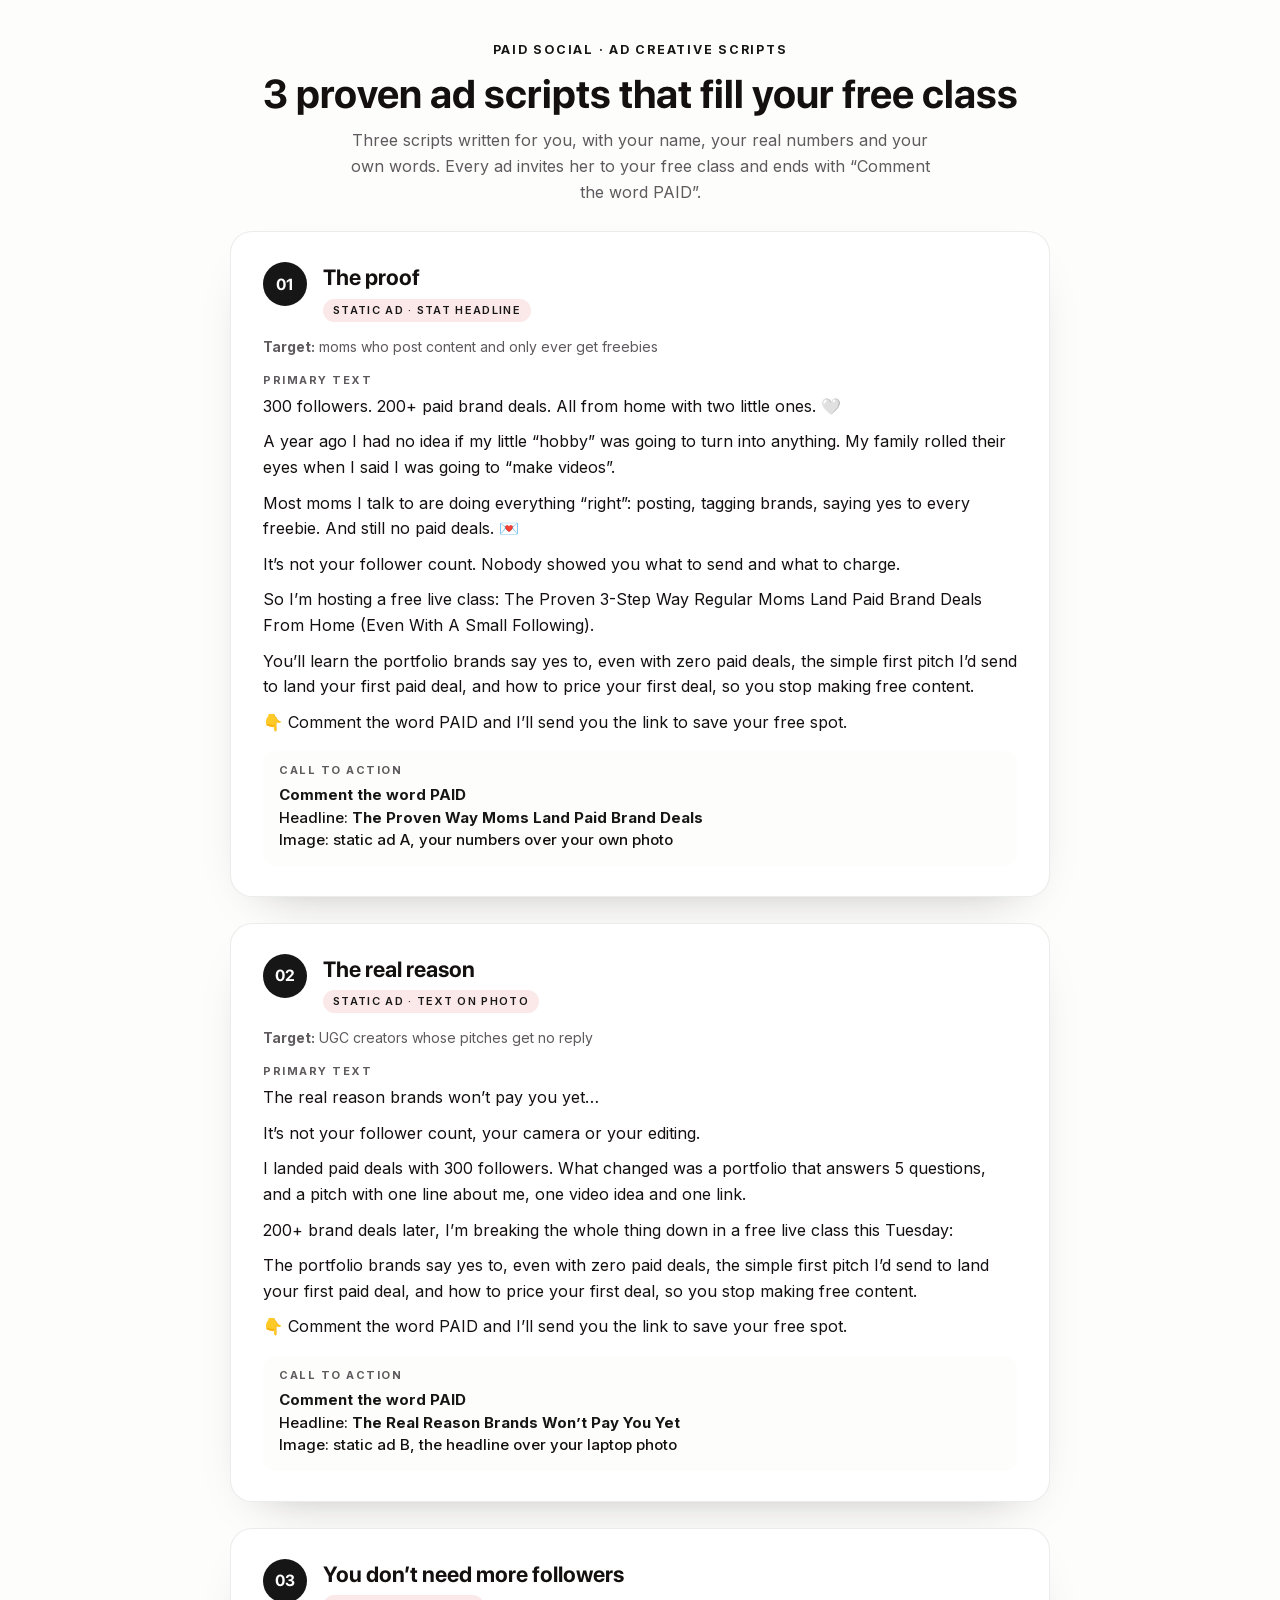
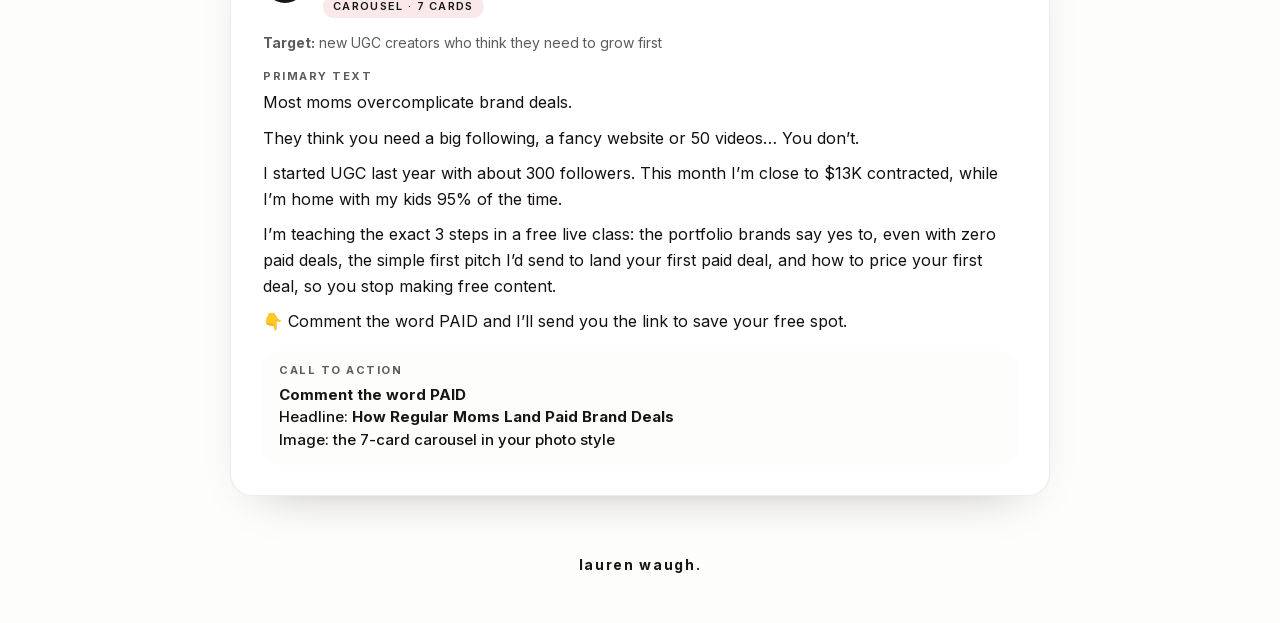
<file: ad-scripts/index.html>
<!doctype html>
<html lang="en">
<head>
  <meta charset="utf-8" />
  <meta name="viewport" content="width=device-width, initial-scale=1" />
  <title>Ad scripts · Lauren Waugh</title>
  <meta name="robots" content="noindex" />
  <link rel="icon" href="../assets/img/favicon.png" type="image/png" />
  <link rel="apple-touch-icon" href="../assets/img/apple-touch-icon.png" />
    <style>
  @font-face{font-family:"SFD";src:url(../assets/fonts/sfpro-bold.woff2) format("woff2");font-weight:700;font-display:swap}
  @font-face{font-family:"Inter";src:url(../assets/fonts/inter-normal.woff2) format("woff2");font-weight:100 900;font-display:swap}
  :root{--accent:#161616;--accent-ink:#fff;--display:SFD,Inter,sans-serif;--ease:cubic-bezier(.2,.7,.2,1);--ink:#141010;--muted:#5e5a5d;--r:18px;--w:1120px}
  html,body{background:#fdfdfc;color:#141010;margin:0;font-family:Inter,system-ui,sans-serif;overflow-x:hidden}
  .sa__intro{text-align:center;padding:44px 16px 12px}
  .eyebrow{color:#161616;font:700 .78rem/1 Inter,sans-serif;letter-spacing:.14em;text-transform:uppercase;margin:0}
  .sa__title{font:700 clamp(28px,5vw,40px)/1.1 SFD,Inter,sans-serif;margin:.4em 0 .3em}
  .sa__note{color:#5e5a5d;max-width:580px;margin:0 auto 14px;font:400 16px/1.6 Inter,sans-serif}
  .hint{text-align:center;color:#5e5a5d;font:400 14px/1.5 Inter;padding:0 16px}
  .brandfoot{text-align:center;padding:34px 16px 50px;font:700 14px Inter;letter-spacing:.12em}
  .brandfoot b{color:#161616}
  
  .wrap{max-width:820px;margin:0 auto;padding:0 16px}
  .ad{background:#fff;border:1px solid rgba(20,16,16,.08);border-radius:22px;padding:30px 32px;margin:0 0 26px;box-shadow:0 20px 50px -34px rgba(20,16,16,.4)}
  .ad__head{display:flex;gap:16px;align-items:flex-start;margin-bottom:14px}
  .ad__num{flex:none;width:44px;height:44px;border-radius:50%;background:#161616;color:#fff;display:grid;place-items:center;font:700 16px SFD,Inter}
  .ad__title{font:700 22px/1.25 SFD,Inter,sans-serif;margin:2px 0 6px}
  .ad__angle{display:inline-block;font:600 11px/1 Inter;letter-spacing:.12em;text-transform:uppercase;color:#161616;background:#fbe9ea;border-radius:99px;padding:6px 10px}
  .ad__target{font:400 14px/1.5 Inter;color:#5e5a5d;margin:0 0 16px}
  .ad__label{font:700 11px/1 Inter;letter-spacing:.14em;text-transform:uppercase;color:#5e5a5d;margin:18px 0 8px}
  .ad__body p{margin:0 0 10px;font:400 16px/1.6 Inter;color:#141010}
  .ad__cta{margin-top:16px;padding:14px 16px;border-radius:14px;background:#fdfdfc;font:500 15px/1.5 Inter}
  .ad__cta b{color:#161616}
  </style>
</head>
<body>
  <main class="page">
    <div class="sa__intro">
      <p class="eyebrow">Paid social · Ad creative scripts</p>
      <h1 class="sa__title">3 proven ad scripts that fill your free class</h1>
      <p class="sa__note">Three scripts written for you, with your name, your real numbers and your own words. Every ad invites her to your free class and ends with &ldquo;Comment the word PAID&rdquo;.</p>
    </div>
    <div class="wrap"><article class="ad"><div class="ad__head"><span class="ad__num">01</span><div><h2 class="ad__title">The proof</h2><span class="ad__angle">Static ad &middot; stat headline</span></div></div>
<p class="ad__target"><b>Target:</b> moms who post content and only ever get freebies</p><p class="ad__label">Primary text</p><div class="ad__body"><p>300 followers. 200+ paid brand deals. All from home with two little ones. &#129293;</p><p>A year ago I had no idea if my little &ldquo;hobby&rdquo; was going to turn into anything. My family rolled their eyes when I said I was going to &ldquo;make videos&rdquo;.</p><p>Most moms I talk to are doing everything &ldquo;right&rdquo;: posting, tagging brands, saying yes to every freebie. And still no paid deals. &#128140;</p><p>It&rsquo;s not your follower count. Nobody showed you what to send and what to charge.</p><p>So I&rsquo;m hosting a free live class: The Proven 3-Step Way Regular Moms Land Paid Brand Deals From Home (Even With A Small Following).</p><p>You&rsquo;ll learn the portfolio brands say yes to, even with zero paid deals, the simple first pitch I&rsquo;d send to land your first paid deal, and how to price your first deal, so you stop making free content.</p><p>&#128071; Comment the word PAID and I&rsquo;ll send you the link to save your free spot.</p></div><div class="ad__cta"><p class="ad__label" style="margin-top:0">Call to action</p><b>Comment the word PAID</b><br>Headline: <b>The Proven Way Moms Land Paid Brand Deals</b><br>Image: static ad A, your numbers over your own photo</div></article>
<article class="ad"><div class="ad__head"><span class="ad__num">02</span><div><h2 class="ad__title">The real reason</h2><span class="ad__angle">Static ad &middot; text on photo</span></div></div>
<p class="ad__target"><b>Target:</b> UGC creators whose pitches get no reply</p><p class="ad__label">Primary text</p><div class="ad__body"><p>The real reason brands won&rsquo;t pay you yet&hellip;</p><p>It&rsquo;s not your follower count, your camera or your editing.</p><p>I landed paid deals with 300 followers. What changed was a portfolio that answers 5 questions, and a pitch with one line about me, one video idea and one link.</p><p>200+ brand deals later, I&rsquo;m breaking the whole thing down in a free live class this Tuesday:</p><p>The portfolio brands say yes to, even with zero paid deals, the simple first pitch I&rsquo;d send to land your first paid deal, and how to price your first deal, so you stop making free content.</p><p>&#128071; Comment the word PAID and I&rsquo;ll send you the link to save your free spot.</p></div><div class="ad__cta"><p class="ad__label" style="margin-top:0">Call to action</p><b>Comment the word PAID</b><br>Headline: <b>The Real Reason Brands Won&rsquo;t Pay You Yet</b><br>Image: static ad B, the headline over your laptop photo</div></article>
<article class="ad"><div class="ad__head"><span class="ad__num">03</span><div><h2 class="ad__title">You don&rsquo;t need more followers</h2><span class="ad__angle">Carousel &middot; 7 cards</span></div></div>
<p class="ad__target"><b>Target:</b> new UGC creators who think they need to grow first</p><p class="ad__label">Primary text</p><div class="ad__body"><p>Most moms overcomplicate brand deals.</p><p>They think you need a big following, a fancy website or 50 videos&hellip; You don&rsquo;t.</p><p>I started UGC last year with about 300 followers. This month I&rsquo;m close to $13K contracted, while I&rsquo;m home with my kids 95% of the time.</p><p>I&rsquo;m teaching the exact 3 steps in a free live class: the portfolio brands say yes to, even with zero paid deals, the simple first pitch I&rsquo;d send to land your first paid deal, and how to price your first deal, so you stop making free content.</p><p>&#128071; Comment the word PAID and I&rsquo;ll send you the link to save your free spot.</p></div><div class="ad__cta"><p class="ad__label" style="margin-top:0">Call to action</p><b>Comment the word PAID</b><br>Headline: <b>How Regular Moms Land Paid Brand Deals</b><br>Image: the 7-card carousel in your photo style</div></article>
</div>
  </main>
  <footer class="brandfoot"><b>lauren waugh.</b></footer>
</body>
</html>
</file>
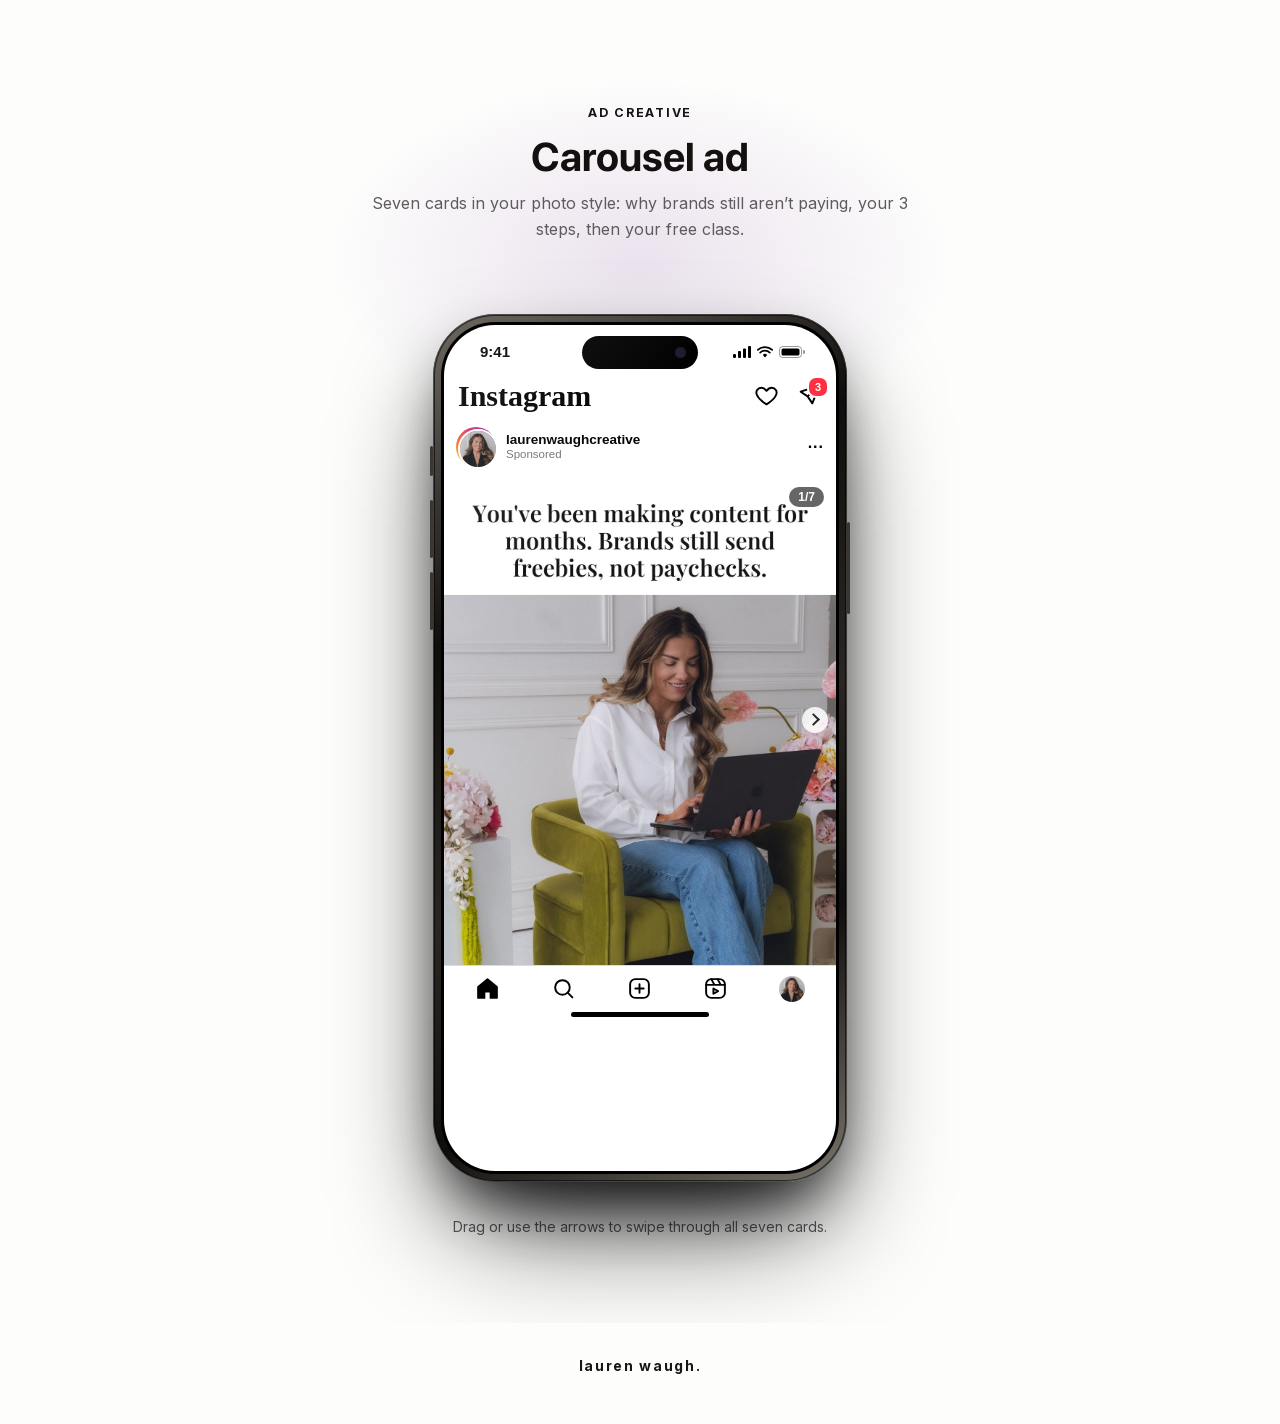
<file: carousel/index.html>
<!doctype html>
<html lang="en">
<head>
  <meta charset="utf-8" />
  <meta name="viewport" content="width=device-width, initial-scale=1" />
  <title>Carousel ad · Lauren Waugh</title>
  <meta name="robots" content="noindex" />
  <link rel="icon" href="../assets/img/favicon.png" type="image/png" />
  <link rel="apple-touch-icon" href="../assets/img/apple-touch-icon.png" />
  <link rel="stylesheet" href="../assets/phone.css" />
  <style>
  @font-face{font-family:"SFD";src:url(../assets/fonts/sfpro-bold.woff2) format("woff2");font-weight:700;font-display:swap}
  @font-face{font-family:"Inter";src:url(../assets/fonts/inter-normal.woff2) format("woff2");font-weight:100 900;font-display:swap}
  :root{--accent:#161616;--accent-ink:#fff;--display:SFD,Inter,sans-serif;--ease:cubic-bezier(.2,.7,.2,1);--ink:#141010;--muted:#5e5a5d;--r:18px;--w:1120px}
  html,body{background:#fdfdfc;color:#141010;margin:0;font-family:Inter,system-ui,sans-serif;overflow-x:hidden}
  .sa__intro{text-align:center;padding:44px 16px 12px}
  .eyebrow{color:#161616;font:700 .78rem/1 Inter,sans-serif;letter-spacing:.14em;text-transform:uppercase;margin:0}
  .sa__title{font:700 clamp(28px,5vw,40px)/1.1 SFD,Inter,sans-serif;margin:.4em 0 .3em}
  .sa__note{color:#5e5a5d;max-width:580px;margin:0 auto 14px;font:400 16px/1.6 Inter,sans-serif}
  .hint{text-align:center;color:#5e5a5d;font:400 14px/1.5 Inter;padding:0 16px}
  .brandfoot{text-align:center;padding:34px 16px 50px;font:700 14px Inter;letter-spacing:.12em}
  .brandfoot b{color:#161616}
  </style>
<script>try{if("scrollRestoration" in history)history.scrollRestoration="manual"}catch(e){}addEventListener("load",function(){if(!location.hash){scrollTo(0,0)}});</script>
</head>
<body>
  <main class="page">
    <section class="sa">
      <div class="sa__glow" aria-hidden="true"></div>
      <div class="sa__intro">
        <p class="eyebrow">Ad creative</p>
        <h1 class="sa__title">Carousel ad</h1>
        <p class="sa__note">Seven cards in your photo style: why brands still aren&rsquo;t paying, your 3 steps, then your free class.</p>
      </div>
      <div class="stage">
        <div class="phone-wrap" id="pw">
          <div class="iphone">
            <span class="btn-side l" style="top:132px;height:30px"></span><span class="btn-side l" style="top:186px;height:58px"></span><span class="btn-side l" style="top:258px;height:58px"></span><span class="btn-side r" style="top:208px;height:92px"></span>
            <div class="screen">
              <div class="status"><span>9:41</span><span class="island"></span><span class="ic"><svg viewBox="0 0 18 12"><rect x="0" y="8" width="3" height="4" rx="1" fill="#000"/><rect x="5" y="5" width="3" height="7" rx="1" fill="#000"/><rect x="10" y="2.5" width="3" height="9.5" rx="1" fill="#000"/><rect x="15" y="0" width="3" height="12" rx="1" fill="#000"/></svg><svg viewBox="0 0 16 12"><path d="M8 11.5l2.2-2.6a3.2 3.2 0 0 0-4.4 0z" fill="#000"/><path d="M3.2 6.6a6.8 6.8 0 0 1 9.6 0" stroke="#000" stroke-width="1.8" fill="none" stroke-linecap="round"/><path d="M.8 3.9a10.5 10.5 0 0 1 14.4 0" stroke="#000" stroke-width="1.8" fill="none" stroke-linecap="round"/></svg><svg viewBox="0 0 27 12"><rect x=".5" y=".5" width="22" height="11" rx="3.2" fill="none" stroke="#000" opacity=".4"/><rect x="2.5" y="2.5" width="18" height="7" rx="1.6" fill="#000"/><rect x="24" y="4" width="2" height="4" rx="1" fill="#000" opacity=".4"/></svg></span></div>
              <div class="ig-top"><span class="ig-logo">Instagram</span><span class="ic"><svg viewBox="0 0 24 24"><path d="M12 20.5s-7.5-4.6-9.3-9.2C1.4 8 3.4 4.5 7 4.5c2.1 0 3.6 1.2 5 3 1.4-1.8 2.9-3 5-3 3.6 0 5.6 3.5 4.3 6.8-1.8 4.6-9.3 9.2-9.3 9.2z"/></svg><span style="position:relative"><svg viewBox="0 0 24 24"><path d="M21.5 3.5L10.2 13.8M21.5 3.5l-6.8 17-4.5-6.7-6.7-4.5z"/></svg><span class="ig-badge">3</span></span></span></div>
              <div class="feed">
                <div class="post-head"><span class="avatar-ring"><img src="../assets/img/pfp.jpg" alt="" /></span><span class="who"><b>laurenwaughcreative</b><small>Sponsored</small></span><span class="dots3">&middot;&middot;&middot;</span></div>
                <div class="post-media post-media--car" style="aspect-ratio:4/5"><div class="ctrack" id="ctrack"><img src="../assets/img/ads/car-1.jpg?v=2" alt="Slide 1" draggable="false" /><img src="../assets/img/ads/car-2.jpg?v=2" alt="Slide 2" draggable="false" /><img src="../assets/img/ads/car-3.jpg?v=2" alt="Slide 3" draggable="false" /><img src="../assets/img/ads/car-4.jpg?v=2" alt="Slide 4" draggable="false" /><img src="../assets/img/ads/car-5.jpg?v=2" alt="Slide 5" draggable="false" /><img src="../assets/img/ads/car-6.jpg?v=2" alt="Slide 6" draggable="false" /><img src="../assets/img/ads/car-7.jpg?v=2" alt="Slide 7" draggable="false" /><button class="cnav prev" id="cprev" type="button" aria-label="Previous" disabled></button><button class="cnav next" id="cnext" type="button" aria-label="Next"></button><span class="ig-count"><span id="ccur">1</span>/7</span></div><a class="cta-strip" href="../register/" target="_blank" rel="noopener"><span id="ctitle">Free class &#128073;</span><span style="display:flex;align-items:center;gap:8px;font-weight:600">Learn more<i></i></span></a>
                <div class="actions"><svg viewBox="0 0 24 24"><path d="M12 20.5s-7.5-4.6-9.3-9.2C1.4 8 3.4 4.5 7 4.5c2.1 0 3.6 1.2 5 3 1.4-1.8 2.9-3 5-3 3.6 0 5.6 3.5 4.3 6.8-1.8 4.6-9.3 9.2-9.3 9.2z"/></svg><svg viewBox="0 0 24 24"><path d="M20.6 16.2A9 9 0 1 0 17 19.9L21 21z"/></svg><svg viewBox="0 0 24 24"><path d="M21.5 3.5L10.2 13.8M21.5 3.5l-6.8 17-4.5-6.7-6.7-4.5z"/></svg><span class="cdots" id="cdots"><span class="on"></span><span></span><span></span><span></span><span></span><span></span><span></span></span><span class="spacer"></span><svg viewBox="0 0 24 24"><path d="M19 21l-7-5-7 5V4a1 1 0 0 1 1-1h12a1 1 0 0 1 1 1z"/></svg></div>
                
                <p class="caption"><b>laurenwaughcreative</b> Most moms overcomplicate brand deals. They think you need a big following, a fancy website or 50 videos&hellip; You don&rsquo;t. I started UGC last year with about 300 followers. 200+ brand deals later, I&rsquo;m teaching the exact 3 steps in a free live class: the portfolio brands say yes to, even with zero paid deals, the simple first pitch I&rsquo;d send to land your first paid deal, and how to price your first deal, so you stop making free content. &#128071; Comment the word PAID and I&rsquo;ll send you the link to save your free spot.</p>
                
                <p class="stamp">2 hours ago</p>
              </div>
              <div class="tabbar"><svg viewBox="0 0 24 24"><path d="M3 10.5L12 3l9 7.5V21h-6v-6H9v6H3z" fill="#000"/></svg><svg viewBox="0 0 24 24"><circle cx="11" cy="11" r="7"/><path d="M20.5 20.5l-4.5-4.5"/></svg><svg viewBox="0 0 24 24"><rect x="3" y="3" width="18" height="18" rx="5"/><path d="M12 8v8M8 12h8"/></svg><svg viewBox="0 0 24 24"><rect x="3" y="3" width="18" height="18" rx="5"/><path d="M3 8.5h18M8 3l3 5.5M14 3l3 5.5M10 12v5l4.5-2.5z"/></svg><img class="me" src="../assets/img/pfp.jpg" alt="" /></div>
              <div class="homebar"></div>
            </div>
          </div>
          
        </div>
      </div>
      <p class="hint">Drag or use the arrows to swipe through all seven cards.</p>
    </section>
  </main>
  <footer class="brandfoot"><b>lauren waugh.</b></footer>
  <script>
(function(){var T=["Free class &#128073;","Free class &#128073;","Free class &#128073;","Free class &#128073;","Free class &#128073;","Free class &#128073;","Save your spot &#128073;"];var t=document.getElementById("ctrack"),p=document.getElementById("cprev"),n=document.getElementById("cnext"),c=document.getElementById("ccur"),d=document.querySelectorAll("#cdots span"),w=document.getElementById("pw");
function cur(){return Math.round(t.scrollLeft/t.clientWidth);}
function upd(){var i=cur();c.textContent=i+1;p.disabled=i===0;n.disabled=i===6;document.getElementById("ctitle").innerHTML=T[i];d.forEach(function(s,k){s.classList.toggle("on",k===i)});if(i>0)w.classList.add("swiped");}
function go(i){t.scrollTo({left:i*t.clientWidth,behavior:"smooth"});}
p.onclick=function(){go(cur()-1)};n.onclick=function(){go(cur()+1)};t.addEventListener("scroll",function(){requestAnimationFrame(upd)});
document.addEventListener("keydown",function(e){if(e.key==="ArrowRight")go(cur()+1);if(e.key==="ArrowLeft")go(cur()-1);});
var down=false,sx=0,sl=0;t.addEventListener("pointerdown",function(e){if(e.pointerType!=="mouse")return;down=true;sx=e.clientX;sl=t.scrollLeft;t.style.scrollSnapType="none";});
window.addEventListener("pointermove",function(e){if(down)t.scrollLeft=sl-(e.clientX-sx);});
window.addEventListener("pointerup",function(e){if(!down)return;down=false;t.style.scrollSnapType="";var dx=e.clientX-sx;var i=Math.round(sl/t.clientWidth)+(dx<-40?1:dx>40?-1:0);go(Math.max(0,Math.min(6,i)));});})();
</script>
</body>
</html>
</file>
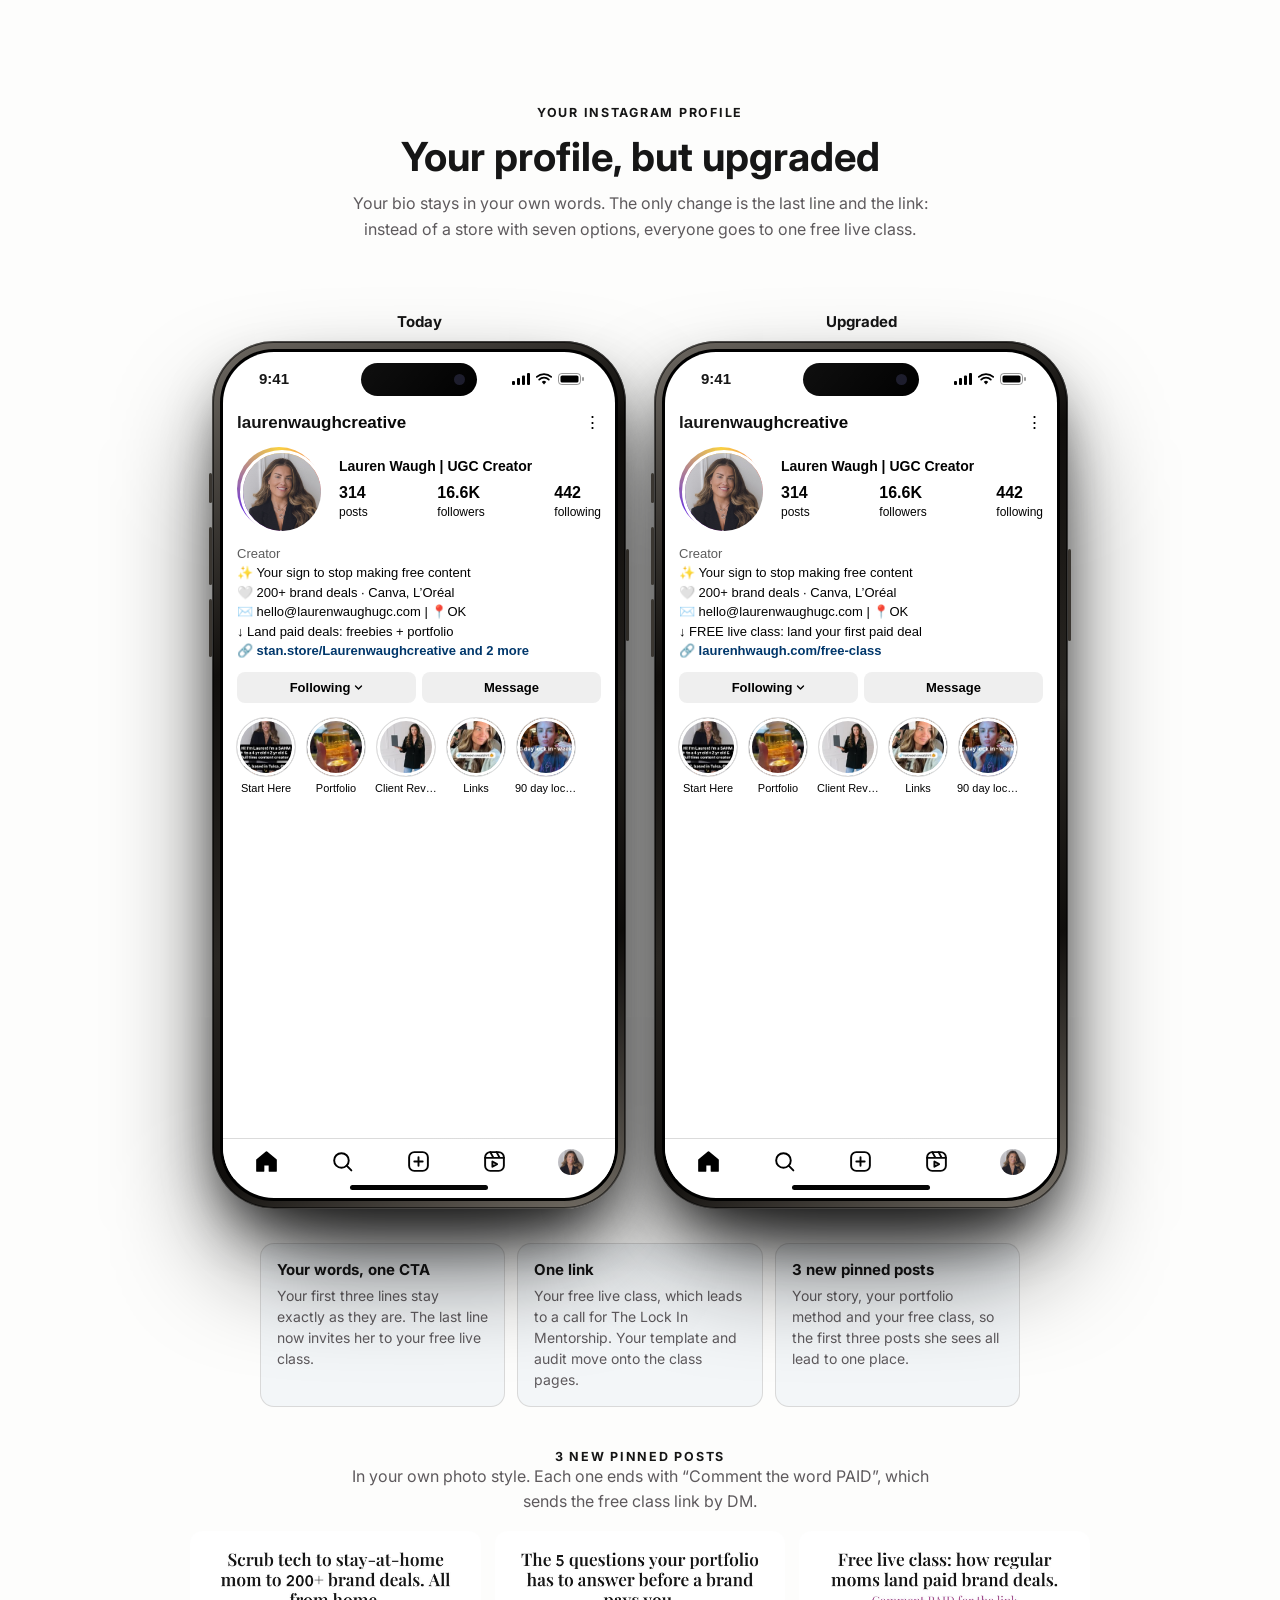
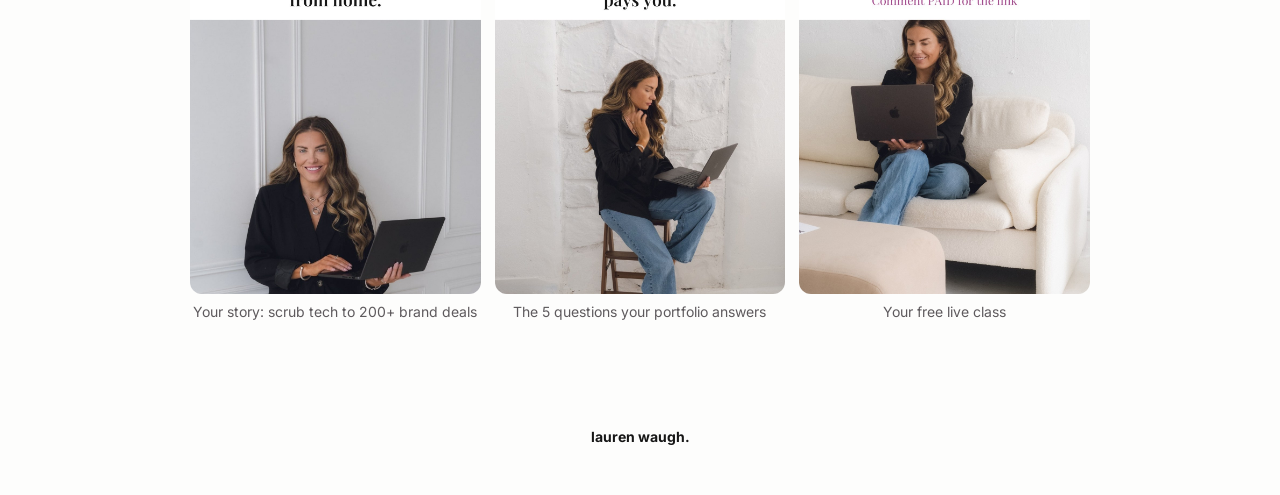
<file: ig-profile/index.html>
<!doctype html>
<html lang="en">
<head>
  <meta charset="utf-8" />
  <meta name="viewport" content="width=device-width, initial-scale=1" />
  <title>Instagram profile &middot; Lauren Waugh</title>
  <meta name="robots" content="noindex" />
  <link rel="icon" href="../assets/img/favicon.png" type="image/png" />
  <link rel="apple-touch-icon" href="../assets/img/apple-touch-icon.png" />
  <link rel="preconnect" href="https://fonts.googleapis.com" /><link href="https://fonts.googleapis.com/css2?family=Inter:wght@400;600;700&display=swap" rel="stylesheet" />
  <style>@font-face{font-family:"SF Pro Display Bold";src:url("https://framerusercontent.com/assets/e2xSj9IcJ8dsIvELAZDx3LfWno.woff2");font-display:swap;font-weight:700}</style>
  <link rel="stylesheet" href="../assets/phone-prof.css" />
  <style>
  html,body{background:#fdfdfc;color:#161616;margin:0}
  .sa__intro{text-align:center;padding:44px 16px 12px}
  .eyebrow{color:#161616;font:700 .78rem/1 Inter,sans-serif;letter-spacing:.14em;text-transform:uppercase;margin:0}
  .sa__title{font:700 clamp(28px,5vw,40px)/1.1 "SF Pro Display Bold",Inter,sans-serif;margin:.4em 0 .3em;color:#161616}
  .sa__note{color:#5e5a5d;max-width:580px;margin:0 auto 14px;font:400 16px/1.6 Inter,sans-serif}
  .ads2{display:flex;flex-wrap:wrap;justify-content:center;gap:28px}.stage .ads2{width:min(1280px,calc(100vw - 32px))}.ads2>div{min-width:0}
  .adlab{text-align:center;font:700 15px/1 Inter,sans-serif;color:#161616;margin:0 0 12px}.adlab.new{color:#161616}
  .why{max-width:760px;margin:34px auto 0;padding:0 16px;display:grid;grid-template-columns:repeat(3,minmax(0,1fr));gap:12px}
  .why div{background:#f3f6f8;border:1px solid rgba(58,42,33,.14);border-radius:14px;padding:16px}
  .why b{display:block;font:700 15px/1.3 "SF Pro Display Bold",Inter,sans-serif;margin-bottom:6px}.why span{font:400 14px/1.5 Inter,sans-serif;color:#5e5a5d}
  @media(max-width:700px){.why{grid-template-columns:1fr}}
  .brandfoot{text-align:center;padding:34px 16px 50px;color:#5e5a5d;font:400 14px Inter,sans-serif}.brandfoot b{color:#161616}
  .hli i{font-size:18px}
  </style>
<style>
.feed--prof{overflow:hidden}.prof{font:13px/1.35 -apple-system,"Helvetica Neue",Arial,sans-serif;color:#000;background:#fff}
.ptop{display:flex;justify-content:space-between;padding:6px 14px 8px;font-size:17px}.ptop b{font-weight:700}
.phead{display:flex;align-items:center;gap:18px;padding:4px 14px}.pav{width:78px;height:78px;border-radius:50%;padding:3px;background:conic-gradient(#f9ce34,#ee2a7b,#6228d7,#f9ce34);flex:none}
.pav img{width:100%;height:100%;border-radius:50%;object-fit:cover;border:3px solid #fff}
.pright{flex:1;min-width:0;display:flex;flex-direction:column;gap:6px}.pname{font-size:14px}.pstats{display:flex;justify-content:space-between}.pstats span{align-items:flex-start!important}.pstats span{display:flex;flex-direction:column;align-items:center;font-size:12px}.pstats b{font-size:16px}
.pbio{padding:8px 14px 0}.pbio p{margin:2px 0}.pcat{color:#555}.plink{color:#00376b;font-weight:600;word-break:break-all}
.pbtn{display:flex;gap:6px;padding:10px 14px}.pbtn span{flex:1;text-align:center;background:#efefef;border-radius:8px;padding:7px 0;font-weight:600}.pbtn .fol{background:#efefef;color:#000}
.hl{display:flex;gap:12px;padding:4px 14px 10px;overflow:hidden}.hli{display:flex;flex-direction:column;align-items:center;gap:4px;width:58px;flex:none}
.hli i{width:58px;height:58px;border-radius:50%;border:1px solid #dbdbdb;box-shadow:inset 0 0 0 3px #fff;display:flex;align-items:center;justify-content:center;color:#fff;font-style:normal;font-size:20px}
.hli b{font-weight:400;font-size:11px;white-space:nowrap;overflow:hidden;text-overflow:ellipsis;max-width:62px}
.ptabs{display:flex;border-top:1px solid #dbdbdb}.ptabs span{flex:1;text-align:center;padding:8px 0;color:#999;font-size:16px}.ptabs .on{color:#000;border-bottom:1px solid #000}
.grid3{display:grid;grid-template-columns:repeat(3,1fr);gap:2px}.gc{position:relative;aspect-ratio:4/5;overflow:hidden;background:#eee}.gc img{width:100%;height:100%;object-fit:cover;display:block}
.gc .pin,.gc .rl{position:absolute;top:6px;right:6px;width:16px;height:16px;filter:drop-shadow(0 1px 2px rgba(0,0,0,.5))}.gc .rl{right:6px}.gc .pin+.rl{right:26px}
</style>
<style>.sh{max-width:900px;margin:44px auto 0;padding:0 20px;text-align:center}.sh__row{display:flex;gap:14px;justify-content:center;margin:16px 0 14px}.sh__row img{width:min(30%,220px);aspect-ratio:9/16;object-fit:cover;border-radius:14px;box-shadow:0 18px 36px -22px rgba(30,26,34,.45)}.sh__note{font-family:Inter,sans-serif;color:var(--muted,#5e5a5d);max-width:520px;margin:0 auto;line-height:1.55}</style>

<link href="https://fonts.googleapis.com/css2?family=IBM+Plex+Mono:wght@500&display=swap" rel="stylesheet">
<style>
.hli i{line-height:1.1}
.pins{max-width:900px;margin:44px auto 0;padding:0 16px;text-align:center}
.pins__row{display:grid;grid-template-columns:repeat(3,minmax(0,1fr));gap:14px;margin-top:16px}
.pins figure{margin:0}.pins img{width:100%;aspect-ratio:4/5;object-fit:cover;border-radius:12px;display:block}
.pins figcaption{font:400 14px/1.4 Inter,sans-serif;color:#5e5a5d;margin-top:8px}
@media(max-width:640px){.pins__row{grid-template-columns:1fr;max-width:340px;margin-inline:auto}}
</style>

<link href="https://fonts.googleapis.com/css2?family=IBM+Plex+Mono:wght@500&display=swap" rel="stylesheet">
<style>
.hli i{line-height:1.1}
.pins{max-width:900px;margin:44px auto 0;padding:0 16px;text-align:center}
.pins__row{display:grid;grid-template-columns:repeat(3,minmax(0,1fr));gap:14px;margin-top:16px}
.pins figure{margin:0}.pins img{width:100%;aspect-ratio:4/5;object-fit:cover;border-radius:12px;display:block}
.pins figcaption{font:400 14px/1.4 Inter,sans-serif;color:#5e5a5d;margin-top:8px}
@media(max-width:640px){.pins__row{grid-template-columns:1fr;max-width:340px;margin-inline:auto}}
</style>
</head>
<body>
  <main class="page">
    <section class="sa">
      <div class="sa__intro">
        <p class="eyebrow">Your Instagram profile</p>
        <h1 class="sa__title">Your profile, but upgraded</h1>
        <p class="sa__note">Your bio stays in your own words. The only change is the last line and the link: instead of a store with seven options, everyone goes to one free live class.</p>
      </div>
      <div class="stage"><div class="ads2"><div class="adcol"><p class="adlab">Today</p><div class="phone-wrap" id="pf1"><div class="iphone"><span class="btn-side l" style="top:132px;height:30px"></span><span class="btn-side l" style="top:186px;height:58px"></span><span class="btn-side l" style="top:258px;height:58px"></span><span class="btn-side r" style="top:208px;height:92px"></span><div class="screen"><div class="status"><span>9:41</span><span class="island"></span><span class="ic"><svg viewBox="0 0 18 12"><rect x="0" y="8" width="3" height="4" rx="1" fill="#000"/><rect x="5" y="5" width="3" height="7" rx="1" fill="#000"/><rect x="10" y="2.5" width="3" height="9.5" rx="1" fill="#000"/><rect x="15" y="0" width="3" height="12" rx="1" fill="#000"/></svg><svg viewBox="0 0 16 12"><path d="M8 11.5l2.2-2.6a3.2 3.2 0 0 0-4.4 0z" fill="#000"/><path d="M3.2 6.6a6.8 6.8 0 0 1 9.6 0" stroke="#000" stroke-width="1.8" fill="none" stroke-linecap="round"/><path d="M.8 3.9a10.5 10.5 0 0 1 14.4 0" stroke="#000" stroke-width="1.8" fill="none" stroke-linecap="round"/></svg><svg viewBox="0 0 27 12"><rect x=".5" y=".5" width="22" height="11" rx="3.2" fill="none" stroke="#000" opacity=".4"/><rect x="2.5" y="2.5" width="18" height="7" rx="1.6" fill="#000"/><rect x="24" y="4" width="2" height="4" rx="1" fill="#000" opacity=".4"/></svg></span></div>
              <div class="feed feed--prof"><div class="prof">
  <div class="ptop"><b>laurenwaughcreative</b><span>&#8942;</span></div>
  <div class="phead"><span class="pav"><img src="../assets/img/pfp.jpg" alt=""></span>
    <div class="pright"><b class="pname">Lauren Waugh | UGC Creator</b><div class="pstats"><span><b>314</b>posts</span><span><b>16.6K</b>followers</span><span><b>442</b>following</span></div></div></div>
  <div class="pbio"><p class="pcat">Creator</p><p>&#10024; Your sign to stop making free content</p><p>&#129293; 200+ brand deals &middot; Canva, L&rsquo;Or&eacute;al</p><p>&#9993;&#65039; hello@laurenwaughugc.com | &#128205;OK</p><p>&darr; Land paid deals: freebies + portfolio</p><p class="plink">&#128279; stan.store/Laurenwaughcreative and 2 more</p></div>
  <div class="pbtn"><span class="fol">Following<svg viewBox="0 0 12 12" style="width:9px;height:9px;margin-left:4px;vertical-align:0"><path d="M2 4l4 4 4-4" fill="none" stroke="#000" stroke-width="1.8" stroke-linecap="round" stroke-linejoin="round"/></svg></span><span>Message</span></div>
  <div class="hl"><span class="hli"><i style="background:url(../assets/img/hl/hl2.jpg) center/cover"></i><b>Start Here</b></span><span class="hli"><i style="background:url(../assets/img/hl/hl3.jpg) center/cover"></i><b>Portfolio</b></span><span class="hli"><i style="background:url(../assets/img/hl/hl4.jpg) center/cover"></i><b>Client Reviews</b></span><span class="hli"><i style="background:url(../assets/img/hl/hl5.jpg) center/cover"></i><b>Links</b></span><span class="hli"><i style="background:url(../assets/img/hl/hl6.jpg) center/cover"></i><b>90 day lock in</b></span></div>
</div></div><div class="tabbar"><svg viewBox="0 0 24 24"><path d="M3 10.5L12 3l9 7.5V21h-6v-6H9v6H3z" fill="#000"/></svg><svg viewBox="0 0 24 24"><circle cx="11" cy="11" r="7"/><path d="M20.5 20.5l-4.5-4.5"/></svg><svg viewBox="0 0 24 24"><rect x="3" y="3" width="18" height="18" rx="5"/><path d="M12 8v8M8 12h8"/></svg><svg viewBox="0 0 24 24"><rect x="3" y="3" width="18" height="18" rx="5"/><path d="M3 8.5h18M8 3l3 5.5M14 3l3 5.5M10 12v5l4.5-2.5z"/></svg><img class="me" src="../assets/img/pfp.jpg" alt="" /></div>
              <div class="homebar"></div></div></div></div></div><div class="adcol"><p class="adlab new">Upgraded</p><div class="phone-wrap" id="pf2"><div class="iphone"><span class="btn-side l" style="top:132px;height:30px"></span><span class="btn-side l" style="top:186px;height:58px"></span><span class="btn-side l" style="top:258px;height:58px"></span><span class="btn-side r" style="top:208px;height:92px"></span><div class="screen"><div class="status"><span>9:41</span><span class="island"></span><span class="ic"><svg viewBox="0 0 18 12"><rect x="0" y="8" width="3" height="4" rx="1" fill="#000"/><rect x="5" y="5" width="3" height="7" rx="1" fill="#000"/><rect x="10" y="2.5" width="3" height="9.5" rx="1" fill="#000"/><rect x="15" y="0" width="3" height="12" rx="1" fill="#000"/></svg><svg viewBox="0 0 16 12"><path d="M8 11.5l2.2-2.6a3.2 3.2 0 0 0-4.4 0z" fill="#000"/><path d="M3.2 6.6a6.8 6.8 0 0 1 9.6 0" stroke="#000" stroke-width="1.8" fill="none" stroke-linecap="round"/><path d="M.8 3.9a10.5 10.5 0 0 1 14.4 0" stroke="#000" stroke-width="1.8" fill="none" stroke-linecap="round"/></svg><svg viewBox="0 0 27 12"><rect x=".5" y=".5" width="22" height="11" rx="3.2" fill="none" stroke="#000" opacity=".4"/><rect x="2.5" y="2.5" width="18" height="7" rx="1.6" fill="#000"/><rect x="24" y="4" width="2" height="4" rx="1" fill="#000" opacity=".4"/></svg></span></div>
              <div class="feed feed--prof"><div class="prof">
  <div class="ptop"><b>laurenwaughcreative</b><span>&#8942;</span></div>
  <div class="phead"><span class="pav"><img src="../assets/img/pfp.jpg" alt=""></span>
    <div class="pright"><b class="pname">Lauren Waugh | UGC Creator</b><div class="pstats"><span><b>314</b>posts</span><span><b>16.6K</b>followers</span><span><b>442</b>following</span></div></div></div>
  <div class="pbio"><p class="pcat">Creator</p><p>&#10024; Your sign to stop making free content</p><p>&#129293; 200+ brand deals &middot; Canva, L&rsquo;Or&eacute;al</p><p>&#9993;&#65039; hello@laurenwaughugc.com | &#128205;OK</p><p>&darr; FREE live class: land your first paid deal</p><p class="plink">&#128279; laurenhwaugh.com/free-class</p></div>
  <div class="pbtn"><span class="fol">Following<svg viewBox="0 0 12 12" style="width:9px;height:9px;margin-left:4px;vertical-align:0"><path d="M2 4l4 4 4-4" fill="none" stroke="#000" stroke-width="1.8" stroke-linecap="round" stroke-linejoin="round"/></svg></span><span>Message</span></div>
  <div class="hl"><span class="hli"><i style="background:url(../assets/img/hl/hl2.jpg) center/cover"></i><b>Start Here</b></span><span class="hli"><i style="background:url(../assets/img/hl/hl3.jpg) center/cover"></i><b>Portfolio</b></span><span class="hli"><i style="background:url(../assets/img/hl/hl4.jpg) center/cover"></i><b>Client Reviews</b></span><span class="hli"><i style="background:url(../assets/img/hl/hl5.jpg) center/cover"></i><b>Links</b></span><span class="hli"><i style="background:url(../assets/img/hl/hl6.jpg) center/cover"></i><b>90 day lock in</b></span></div>
</div></div><div class="tabbar"><svg viewBox="0 0 24 24"><path d="M3 10.5L12 3l9 7.5V21h-6v-6H9v6H3z" fill="#000"/></svg><svg viewBox="0 0 24 24"><circle cx="11" cy="11" r="7"/><path d="M20.5 20.5l-4.5-4.5"/></svg><svg viewBox="0 0 24 24"><rect x="3" y="3" width="18" height="18" rx="5"/><path d="M12 8v8M8 12h8"/></svg><svg viewBox="0 0 24 24"><rect x="3" y="3" width="18" height="18" rx="5"/><path d="M3 8.5h18M8 3l3 5.5M14 3l3 5.5M10 12v5l4.5-2.5z"/></svg><img class="me" src="../assets/img/pfp.jpg" alt="" /></div>
              <div class="homebar"></div></div></div></div></div></div></div>
      <div class="why">
        <div><b>Your words, one CTA</b><span>Your first three lines stay exactly as they are. The last line now invites her to your free live class.</span></div>
        <div><b>One link</b><span>Your free live class, which leads to a call for The Lock In Mentorship. Your template and audit move onto the class pages.</span></div>
        <div><b>3 new pinned posts</b><span>Your story, your portfolio method and your free class, so the first three posts she sees all lead to one place.</span></div>
      </div>
      <div class="pins">
        <p class="eyebrow">3 new pinned posts</p>
        <p class="sa__note">In your own photo style. Each one ends with &ldquo;Comment the word PAID&rdquo;, which sends the free class link by DM.</p>
        <div class="pins__row"><figure><img src="../assets/img/post/pin1.jpg?v=1" alt="Pinned post 1"><figcaption>Your story: scrub tech to 200+ brand deals</figcaption></figure><figure><img src="../assets/img/post/pin2.jpg?v=1" alt="Pinned post 2"><figcaption>The 5 questions your portfolio answers</figcaption></figure><figure><img src="../assets/img/post/pin3.jpg?v=1" alt="Pinned post 3"><figcaption>Your free live class</figcaption></figure></div>
      </div>
    </section>
  </main>
  <footer class="brandfoot"><b>lauren waugh.</b></footer>
  <script>history.scrollRestoration='manual';scrollTo(0,0)</script>
</body>
</html>
</file>
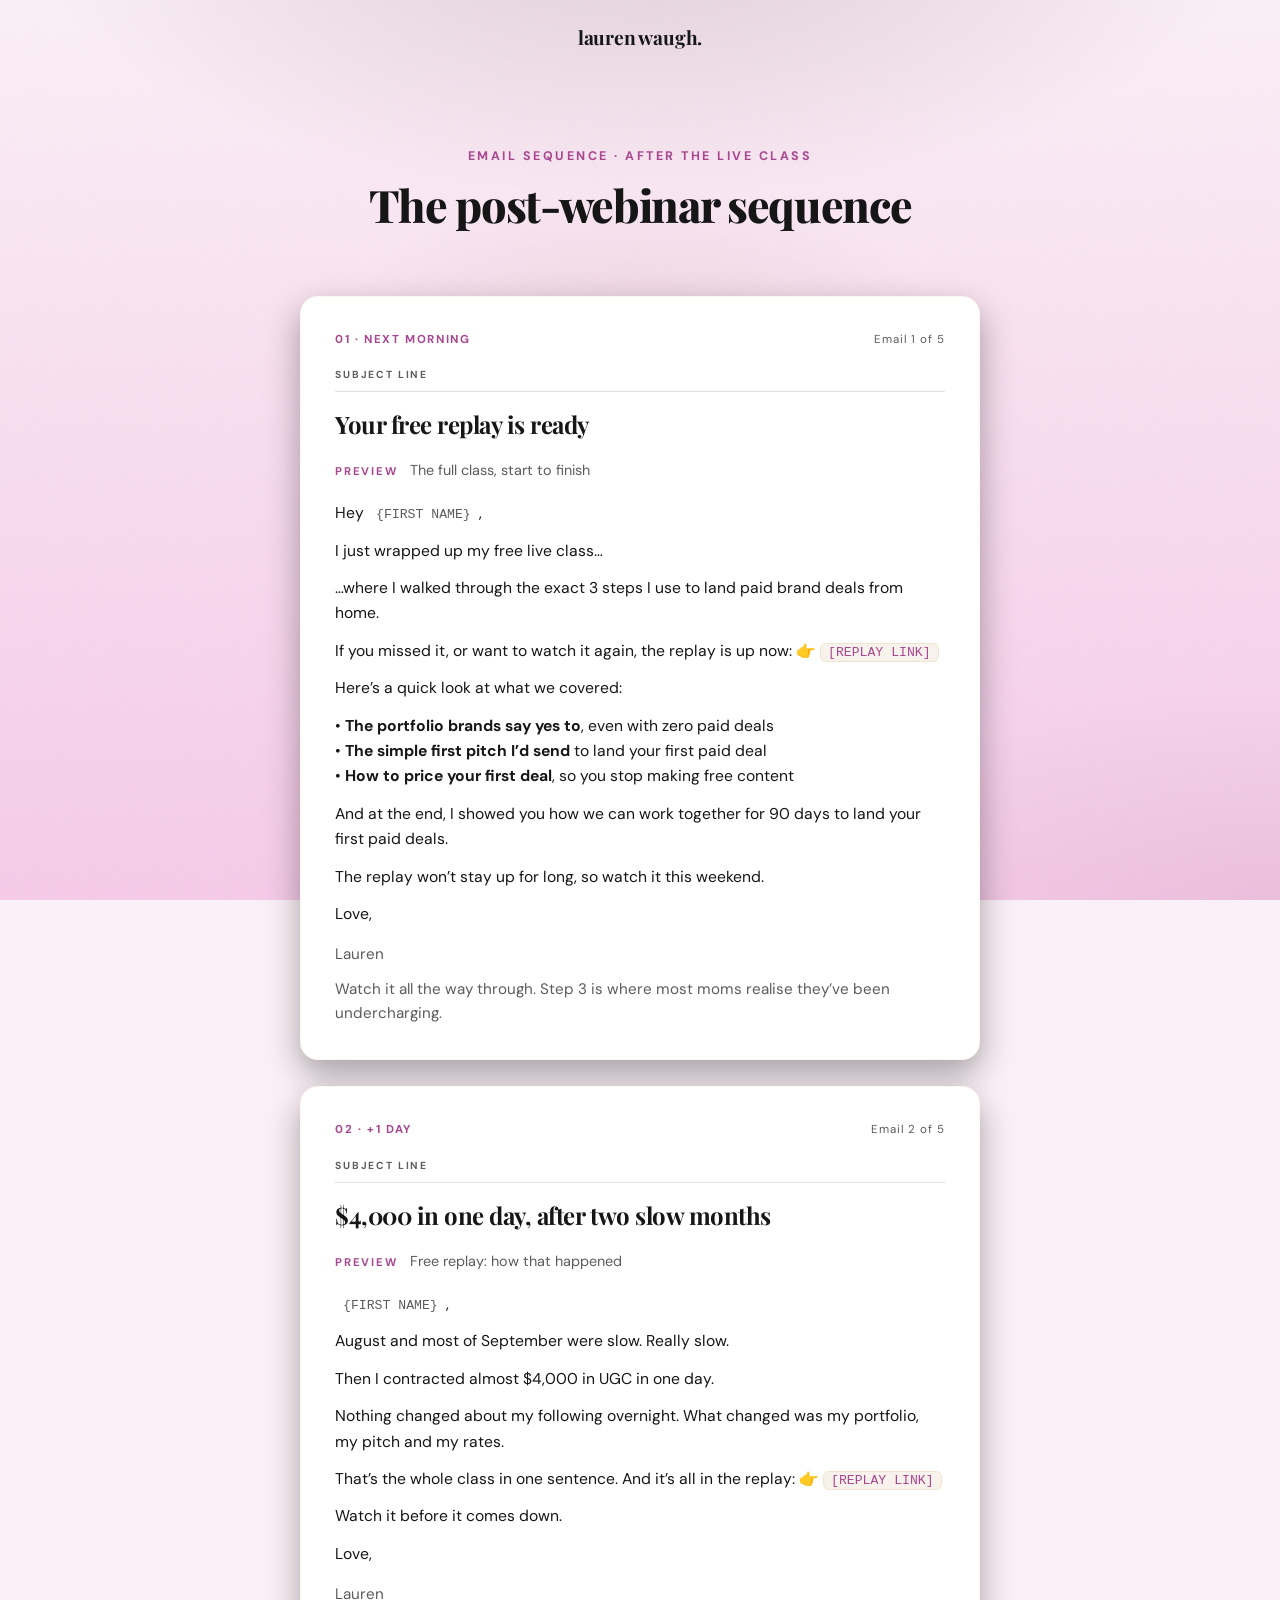
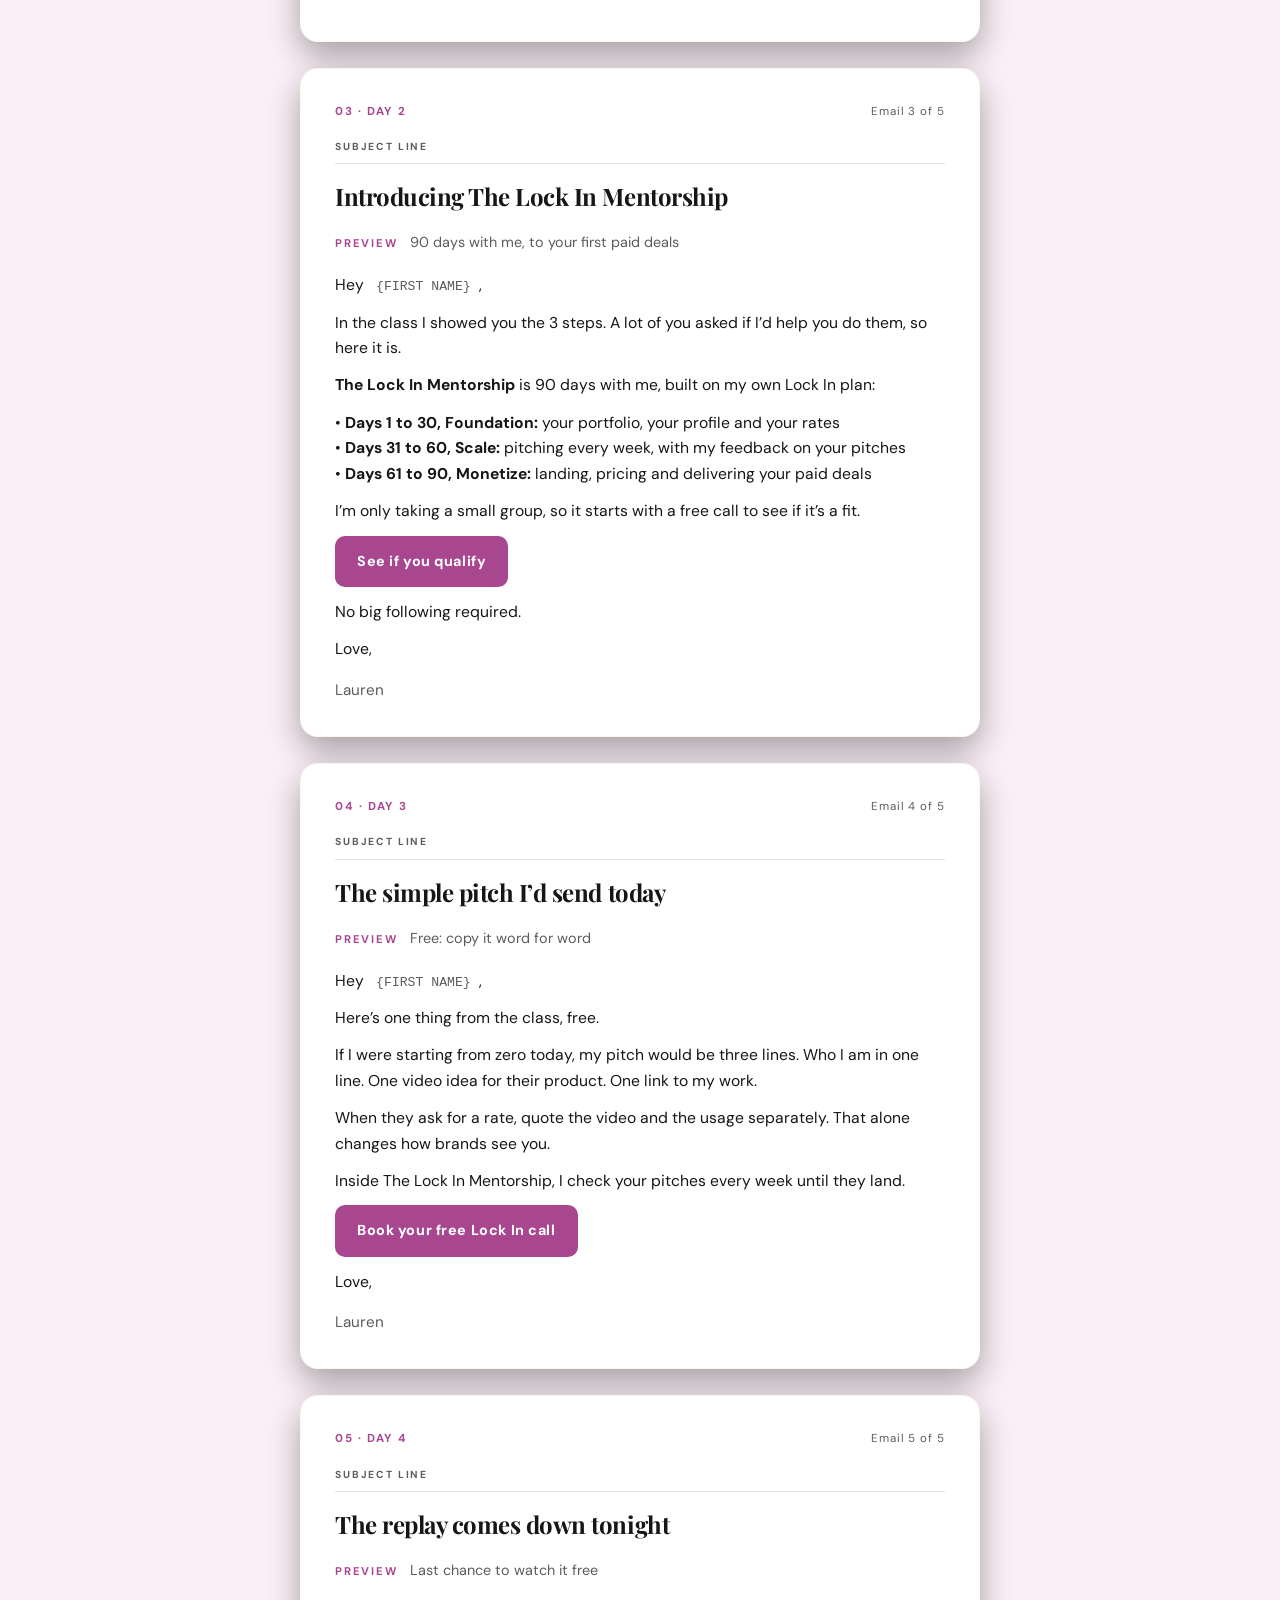
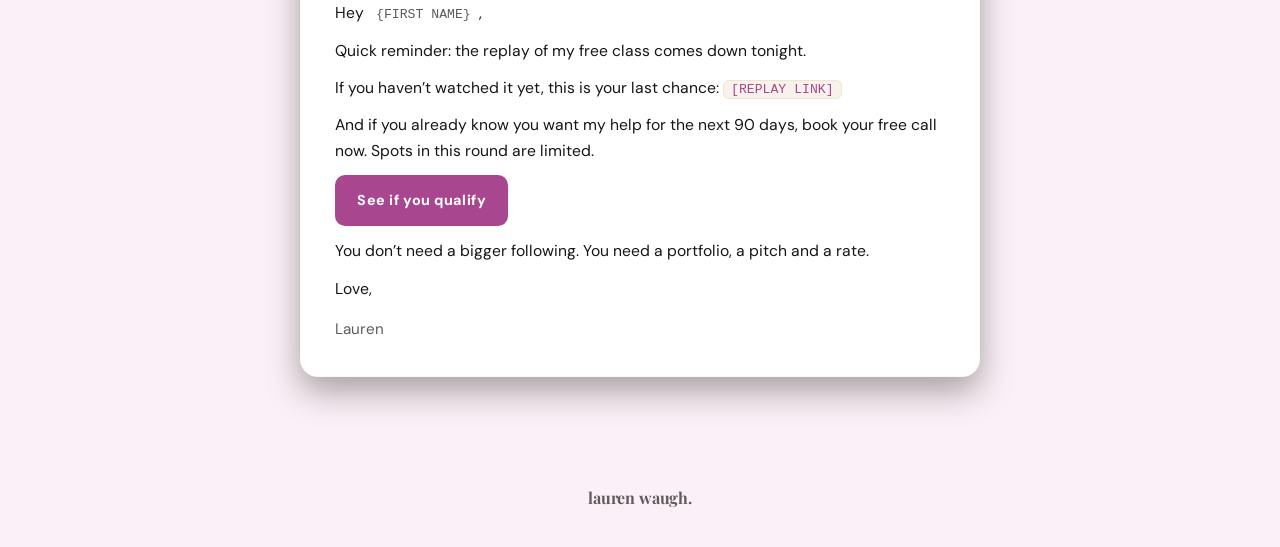
<file: post-webinar/index.html>
<!doctype html>
<html lang="en">
<head>
  <meta charset="utf-8" />
  <meta name="viewport" content="width=device-width, initial-scale=1" />
  <title>Post-webinar emails &middot; Lauren Waugh</title>
  <meta name="robots" content="noindex" />
  <script>document.documentElement.className += " js";</script>
  <link rel="icon" href="../assets/img/favicon.png" type="image/png" />
  <link rel="apple-touch-icon" href="../assets/img/apple-touch-icon.png" />
  <link rel="stylesheet" href="../assets/vendor/lenis.css" />
  <link rel="stylesheet" href="../assets/vsl.css" />
  <link rel="stylesheet" href="../assets/emails.css" />
  <link rel="stylesheet" href="../assets/brand.css" />
<script data-topfix>try{if("scrollRestoration" in history)history.scrollRestoration="manual"}catch(e){}addEventListener("load",function(){if(!location.hash){scrollTo(0,0);setTimeout(function(){scrollTo(0,0)},50)}});</script>
</head>
<body>
  <header class="brandbar"><div class="brand"><span class="brand__word">lauren waugh.</span></div></header>
  <main class="page">
    <section class="seq">
      <div class="seq__glow" aria-hidden="true"></div>
      <div class="container">
        <header class="seq__intro">
          <p class="seq__eyebrow reveal">Email sequence · After the live class</p>
          <h1 class="seq__title reveal" style="--i:1">The post-webinar sequence</h1>
        </header>
        <div class="seq__list">
          <article class="email reveal">
            <div class="email__head"><span class="email__tag">01 · Next morning</span><span class="email__count">Email 1 of 5</span></div>
            <span class="email__sl-label">Subject line</span>
            <h2 class="email__subject">Your free replay is ready</h2>
            <p class="email__pv"><b>Preview</b> The full class, start to finish</p>
            <div class="email__body"><p>Hey <span class="tok-merge">{FIRST NAME}</span>,</p><p>I just wrapped up my free live class&hellip;</p><p>&hellip;where I walked through the exact 3 steps I use to land paid brand deals from home.</p><p>If you missed it, or want to watch it again, the replay is up now: &#128073; <span class="tok-link">[REPLAY LINK]</span></p><p>Here&rsquo;s a quick look at what we covered:</p><p>&bull; <b>The portfolio brands say yes to</b>, even with zero paid deals<br>&bull; <b>The simple first pitch I&rsquo;d send</b> to land your first paid deal<br>&bull; <b>How to price your first deal</b>, so you stop making free content</p><p>And at the end, I showed you how we can work together for 90 days to land your first paid deals.</p><p>The replay won&rsquo;t stay up for long, so watch it this weekend.</p><p>Love,</p></div>
            <p class="email__sign">Lauren</p><p class="ps">Watch it all the way through. Step 3 is where most moms realise they&rsquo;ve been undercharging.</p>
          </article>
          <article class="email reveal">
            <div class="email__head"><span class="email__tag">02 · +1 day</span><span class="email__count">Email 2 of 5</span></div>
            <span class="email__sl-label">Subject line</span>
            <h2 class="email__subject">$4,000 in one day, after two slow months</h2>
            <p class="email__pv"><b>Preview</b> Free replay: how that happened</p>
            <div class="email__body"><p><span class="tok-merge">{FIRST NAME}</span>,</p><p>August and most of September were slow. Really slow.</p><p>Then I contracted almost $4,000 in UGC in one day.</p><p>Nothing changed about my following overnight. What changed was my portfolio, my pitch and my rates.</p><p>That&rsquo;s the whole class in one sentence. And it&rsquo;s all in the replay: &#128073; <span class="tok-link">[REPLAY LINK]</span></p><p>Watch it before it comes down.</p><p>Love,</p></div>
            <p class="email__sign">Lauren</p>
          </article>
          <article class="email reveal">
            <div class="email__head"><span class="email__tag">03 · Day 2</span><span class="email__count">Email 3 of 5</span></div>
            <span class="email__sl-label">Subject line</span>
            <h2 class="email__subject">Introducing The Lock In Mentorship</h2>
            <p class="email__pv"><b>Preview</b> 90 days with me, to your first paid deals</p>
            <div class="email__body"><p>Hey <span class="tok-merge">{FIRST NAME}</span>,</p><p>In the class I showed you the 3 steps. A lot of you asked if I&rsquo;d help you do them, so here it is.</p><p><b>The Lock In Mentorship</b> is 90 days with me, built on my own Lock In plan:</p><p>&bull; <b>Days 1 to 30, Foundation:</b> your portfolio, your profile and your rates<br>&bull; <b>Days 31 to 60, Scale:</b> pitching every week, with my feedback on your pitches<br>&bull; <b>Days 61 to 90, Monetize:</b> landing, pricing and delivering your paid deals</p><p>I&rsquo;m only taking a small group, so it starts with a free call to see if it&rsquo;s a fit.</p><p class="asset"><a class="asset__btn" href="#" onclick="return false">See if you qualify</a></p><p>No big following required.</p><p>Love,</p></div>
            <p class="email__sign">Lauren</p>
          </article>
          <article class="email reveal">
            <div class="email__head"><span class="email__tag">04 · Day 3</span><span class="email__count">Email 4 of 5</span></div>
            <span class="email__sl-label">Subject line</span>
            <h2 class="email__subject">The simple pitch I&rsquo;d send today</h2>
            <p class="email__pv"><b>Preview</b> Free: copy it word for word</p>
            <div class="email__body"><p>Hey <span class="tok-merge">{FIRST NAME}</span>,</p><p>Here&rsquo;s one thing from the class, free.</p><p>If I were starting from zero today, my pitch would be three lines. Who I am in one line. One video idea for their product. One link to my work.</p><p>When they ask for a rate, quote the video and the usage separately. That alone changes how brands see you.</p><p>Inside The Lock In Mentorship, I check your pitches every week until they land.</p><p class="asset"><a class="asset__btn" href="#" onclick="return false">Book your free Lock In call</a></p><p>Love,</p></div>
            <p class="email__sign">Lauren</p>
          </article>
          <article class="email reveal">
            <div class="email__head"><span class="email__tag">05 · Day 4</span><span class="email__count">Email 5 of 5</span></div>
            <span class="email__sl-label">Subject line</span>
            <h2 class="email__subject">The replay comes down tonight</h2>
            <p class="email__pv"><b>Preview</b> Last chance to watch it free</p>
            <div class="email__body"><p>Hey <span class="tok-merge">{FIRST NAME}</span>,</p><p>Quick reminder: the replay of my free class comes down tonight.</p><p>If you haven&rsquo;t watched it yet, this is your last chance: <span class="tok-link">[REPLAY LINK]</span></p><p>And if you already know you want my help for the next 90 days, book your free call now. Spots in this round are limited.</p><p class="asset"><a class="asset__btn" href="#" onclick="return false">See if you qualify</a></p><p>You don&rsquo;t need a bigger following. You need a portfolio, a pitch and a rate.</p><p>Love,</p></div>
            <p class="email__sign">Lauren</p>
          </article>
        </div>
      </div>
    </section>
  </main>
  <footer class="brandfoot"><div class="brand"><span class="brand__word">lauren waugh.</span></div></footer>
  <script src="../assets/vendor/lenis.min.js"></script>
  <script src="../assets/vsl.js"></script>
</body>
</html>
</file>
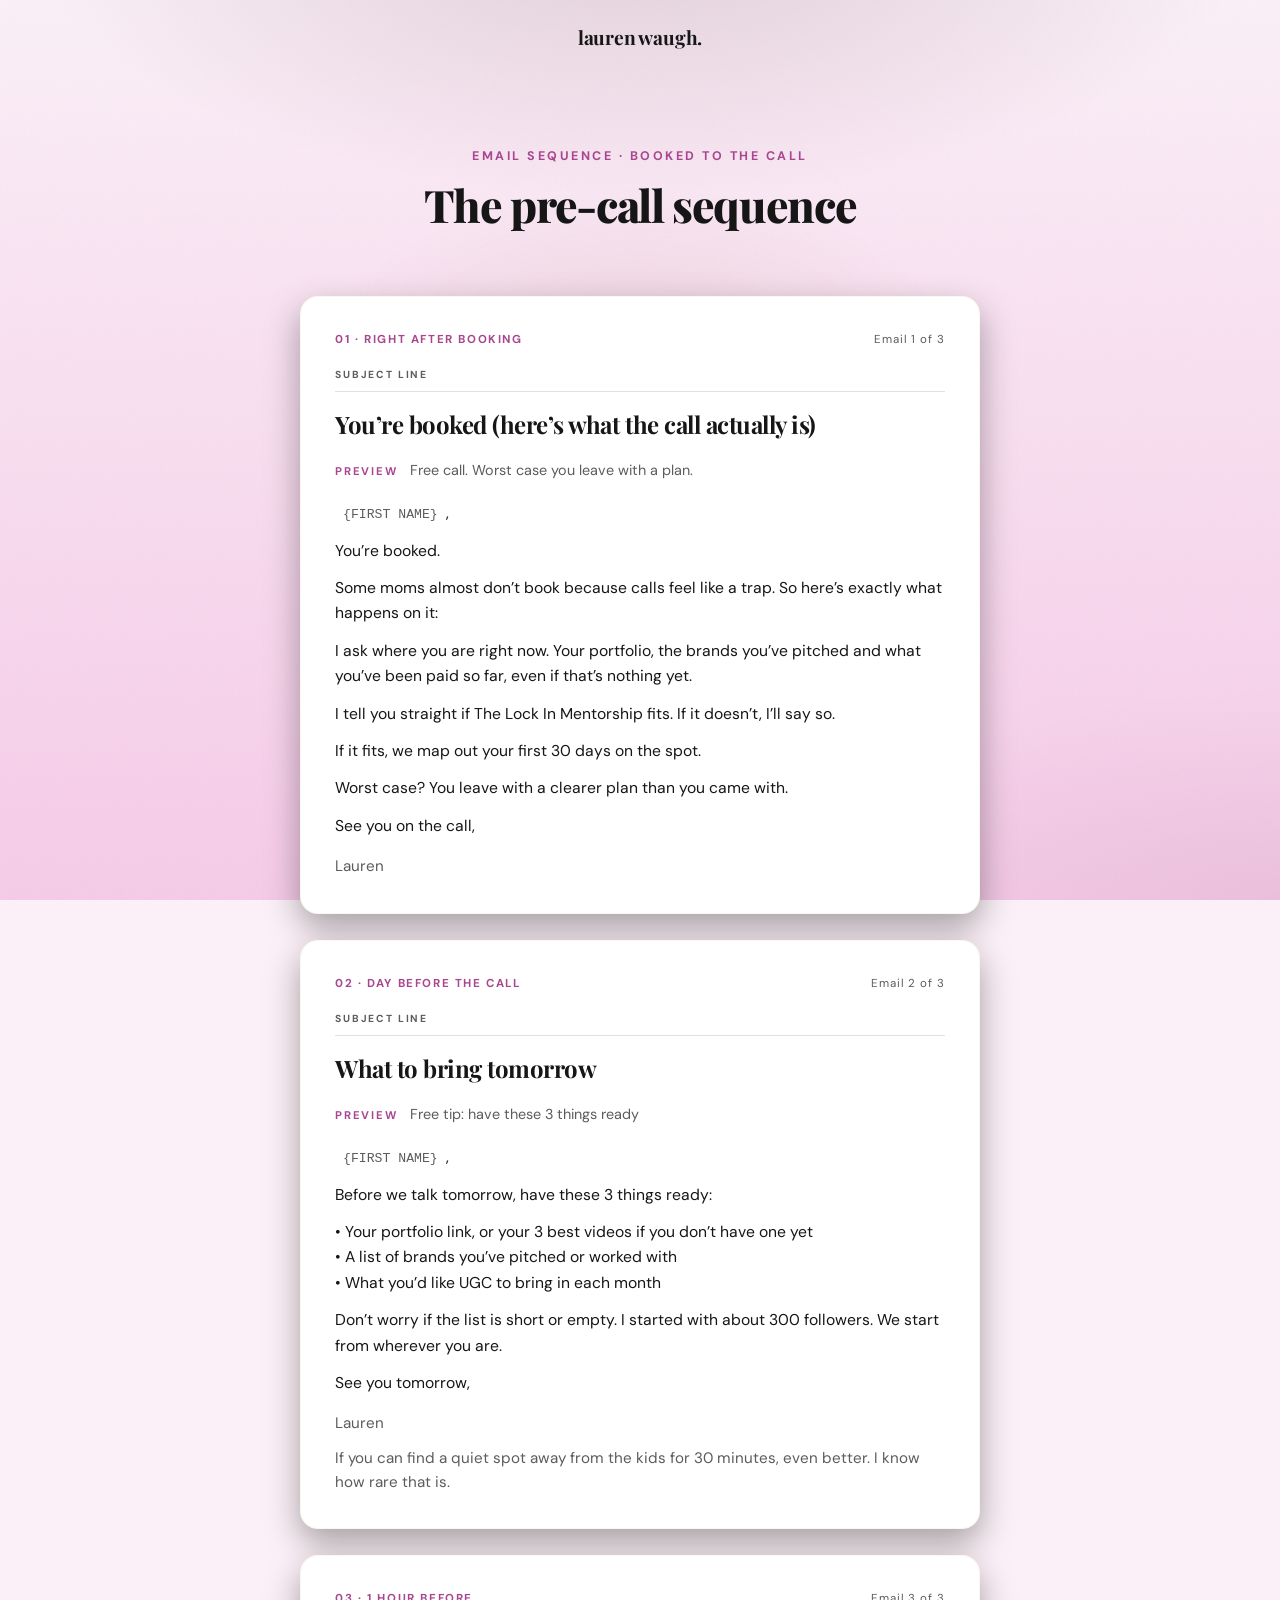
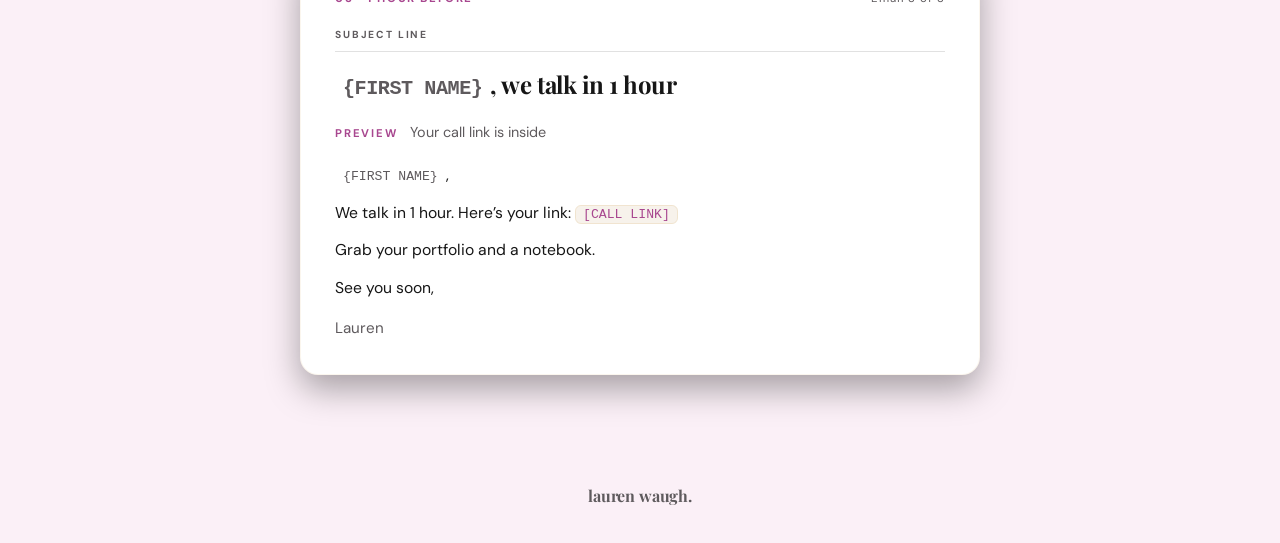
<file: pre-call/index.html>
<!doctype html>
<html lang="en">
<head>
  <meta charset="utf-8" />
  <meta name="viewport" content="width=device-width, initial-scale=1" />
  <title>Pre-call emails &middot; Lauren Waugh</title>
  <meta name="robots" content="noindex" />
  <script>document.documentElement.className += " js";</script>
  <link rel="icon" href="../assets/img/favicon.png" type="image/png" />
  <link rel="apple-touch-icon" href="../assets/img/apple-touch-icon.png" />
  <link rel="stylesheet" href="../assets/vendor/lenis.css" />
  <link rel="stylesheet" href="../assets/vsl.css" />
  <link rel="stylesheet" href="../assets/emails.css" />
  <link rel="stylesheet" href="../assets/brand.css" />
<script data-topfix>try{if("scrollRestoration" in history)history.scrollRestoration="manual"}catch(e){}addEventListener("load",function(){if(!location.hash){scrollTo(0,0);setTimeout(function(){scrollTo(0,0)},50)}});</script>
</head>
<body>
  <header class="brandbar"><div class="brand"><span class="brand__word">lauren waugh.</span></div></header>
  <main class="page">
    <section class="seq">
      <div class="seq__glow" aria-hidden="true"></div>
      <div class="container">
        <header class="seq__intro">
          <p class="seq__eyebrow reveal">Email sequence · Booked to the call</p>
          <h1 class="seq__title reveal" style="--i:1">The pre-call sequence</h1>
        </header>
        <div class="seq__list">
          <article class="email reveal">
            <div class="email__head"><span class="email__tag">01 · Right after booking</span><span class="email__count">Email 1 of 3</span></div>
            <span class="email__sl-label">Subject line</span>
            <h2 class="email__subject">You&rsquo;re booked (here&rsquo;s what the call actually is)</h2>
            <p class="email__pv"><b>Preview</b> Free call. Worst case you leave with a plan.</p>
            <div class="email__body"><p><span class="tok-merge">{FIRST NAME}</span>,</p><p>You&rsquo;re booked.</p><p>Some moms almost don&rsquo;t book because calls feel like a trap. So here&rsquo;s exactly what happens on it:</p><p>I ask where you are right now. Your portfolio, the brands you&rsquo;ve pitched and what you&rsquo;ve been paid so far, even if that&rsquo;s nothing yet.</p><p>I tell you straight if The Lock In Mentorship fits. If it doesn&rsquo;t, I&rsquo;ll say so.</p><p>If it fits, we map out your first 30 days on the spot.</p><p>Worst case? You leave with a clearer plan than you came with.</p><p>See you on the call,</p></div>
            <p class="email__sign">Lauren</p>
          </article>
          <article class="email reveal">
            <div class="email__head"><span class="email__tag">02 · Day before the call</span><span class="email__count">Email 2 of 3</span></div>
            <span class="email__sl-label">Subject line</span>
            <h2 class="email__subject">What to bring tomorrow</h2>
            <p class="email__pv"><b>Preview</b> Free tip: have these 3 things ready</p>
            <div class="email__body"><p><span class="tok-merge">{FIRST NAME}</span>,</p><p>Before we talk tomorrow, have these 3 things ready:</p><p>&bull; Your portfolio link, or your 3 best videos if you don&rsquo;t have one yet<br>&bull; A list of brands you&rsquo;ve pitched or worked with<br>&bull; What you&rsquo;d like UGC to bring in each month</p><p>Don&rsquo;t worry if the list is short or empty. I started with about 300 followers. We start from wherever you are.</p><p>See you tomorrow,</p></div>
            <p class="email__sign">Lauren</p><p class="ps">If you can find a quiet spot away from the kids for 30 minutes, even better. I know how rare that is.</p>
          </article>
          <article class="email reveal">
            <div class="email__head"><span class="email__tag">03 · 1 hour before</span><span class="email__count">Email 3 of 3</span></div>
            <span class="email__sl-label">Subject line</span>
            <h2 class="email__subject"><span class="tok-merge">{FIRST NAME}</span>, we talk in 1 hour</h2>
            <p class="email__pv"><b>Preview</b> Your call link is inside</p>
            <div class="email__body"><p><span class="tok-merge">{FIRST NAME}</span>,</p><p>We talk in 1 hour. Here&rsquo;s your link: <span class="tok-link">[CALL LINK]</span></p><p>Grab your portfolio and a notebook.</p><p>See you soon,</p></div>
            <p class="email__sign">Lauren</p>
          </article>
        </div>
      </div>
    </section>
  </main>
  <footer class="brandfoot"><div class="brand"><span class="brand__word">lauren waugh.</span></div></footer>
  <script src="../assets/vendor/lenis.min.js"></script>
  <script src="../assets/vsl.js"></script>
</body>
</html>
</file>
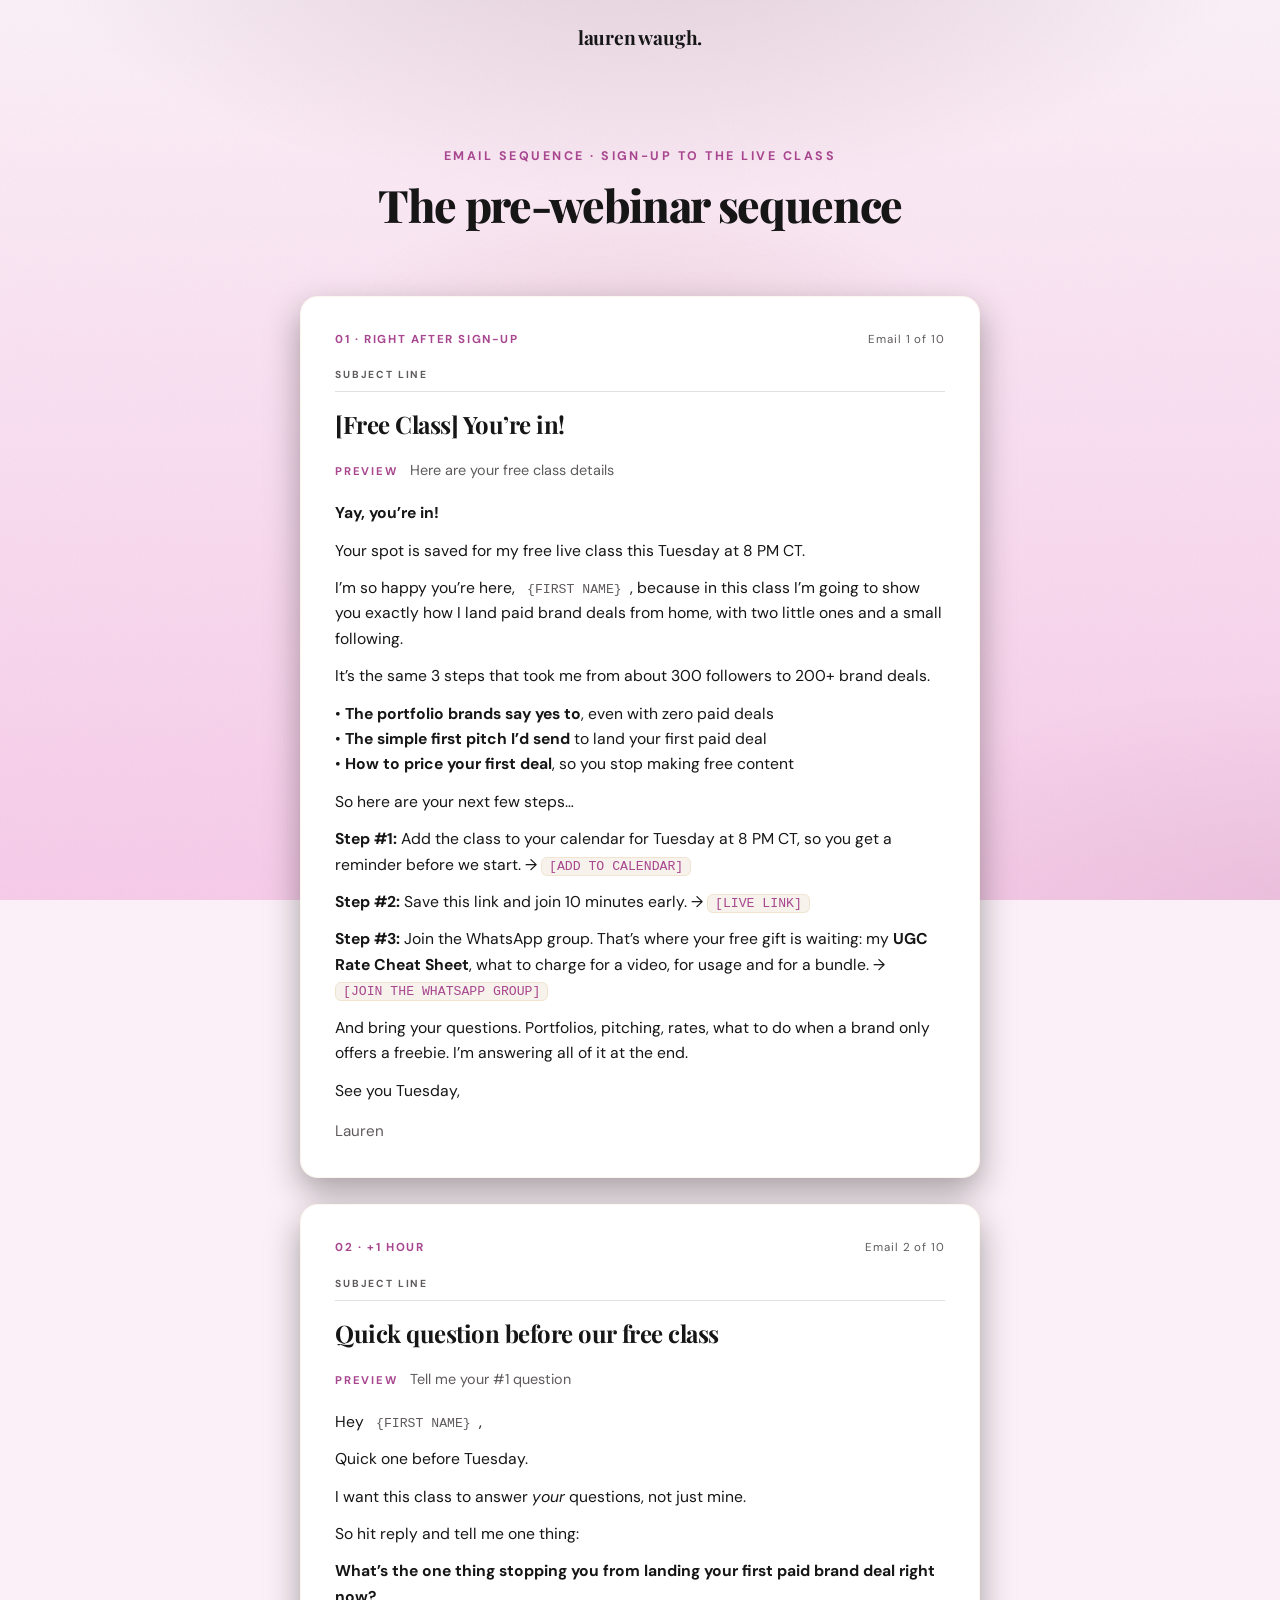
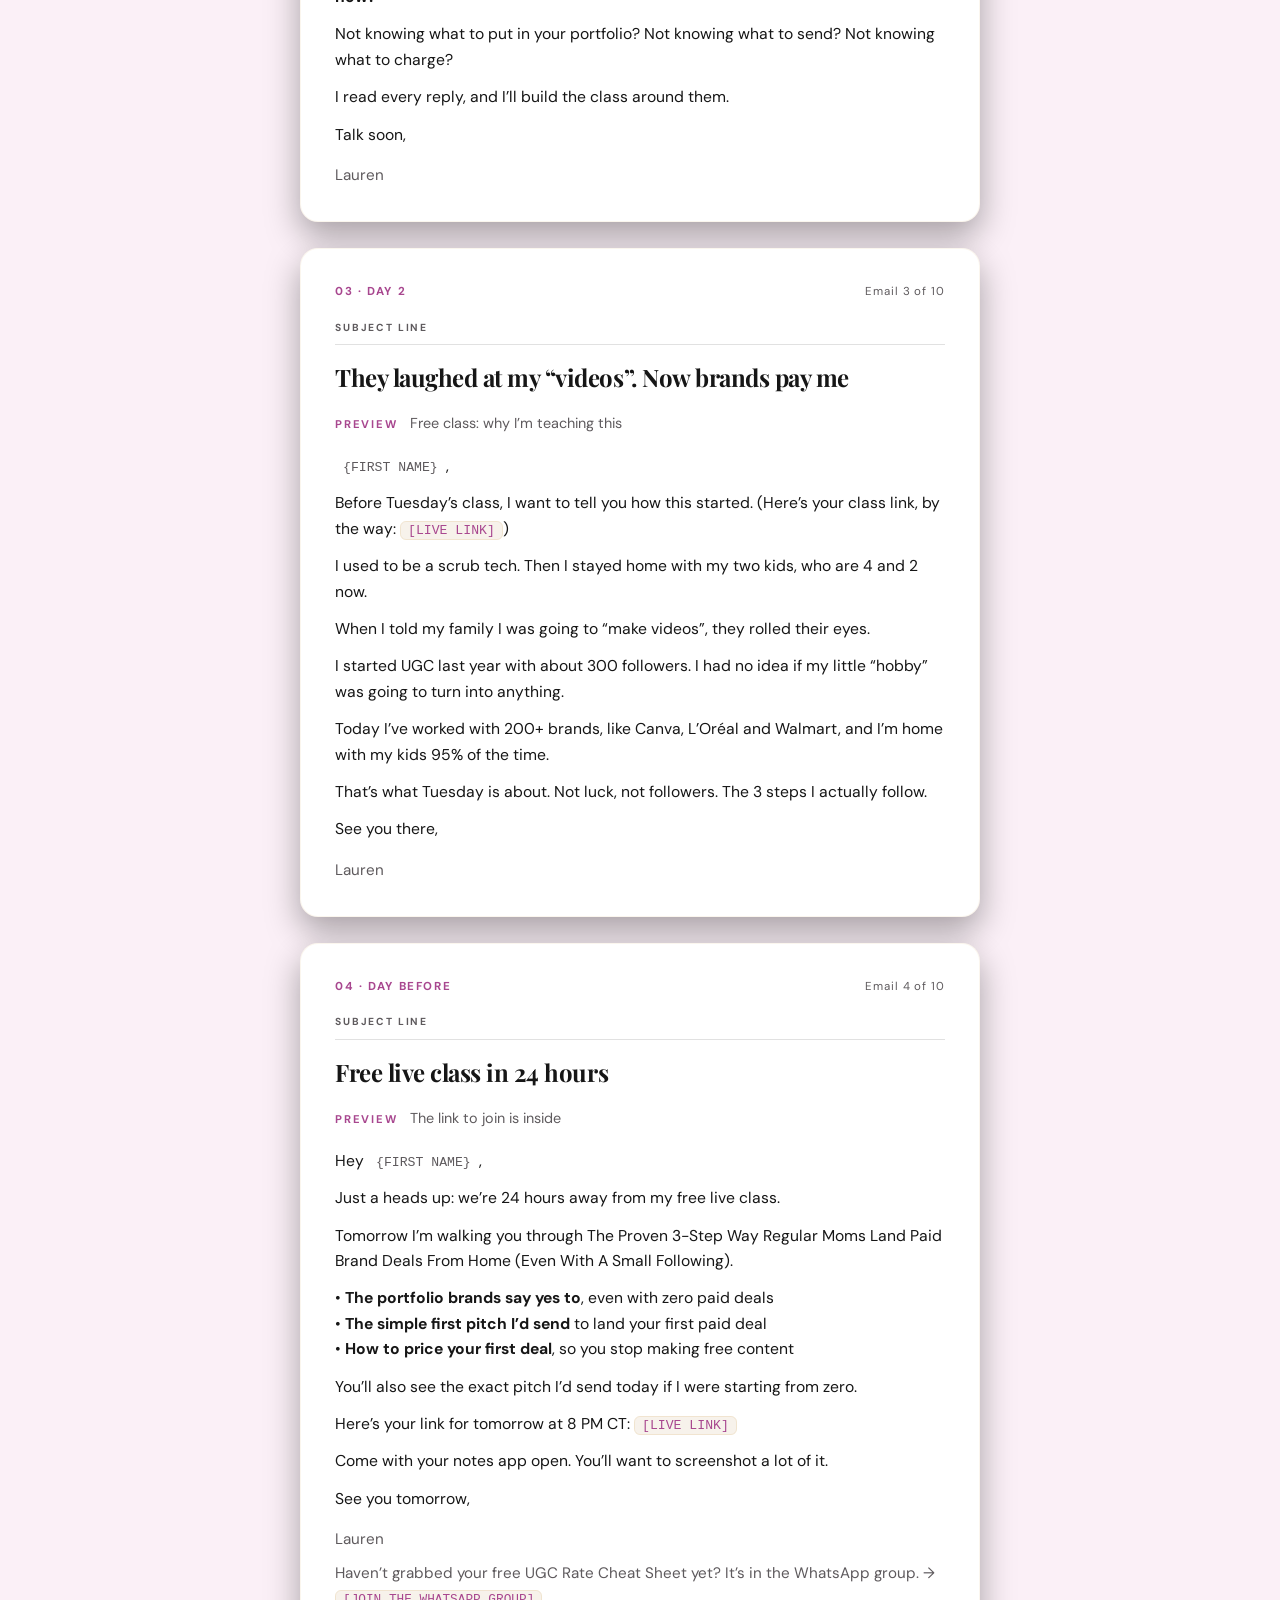
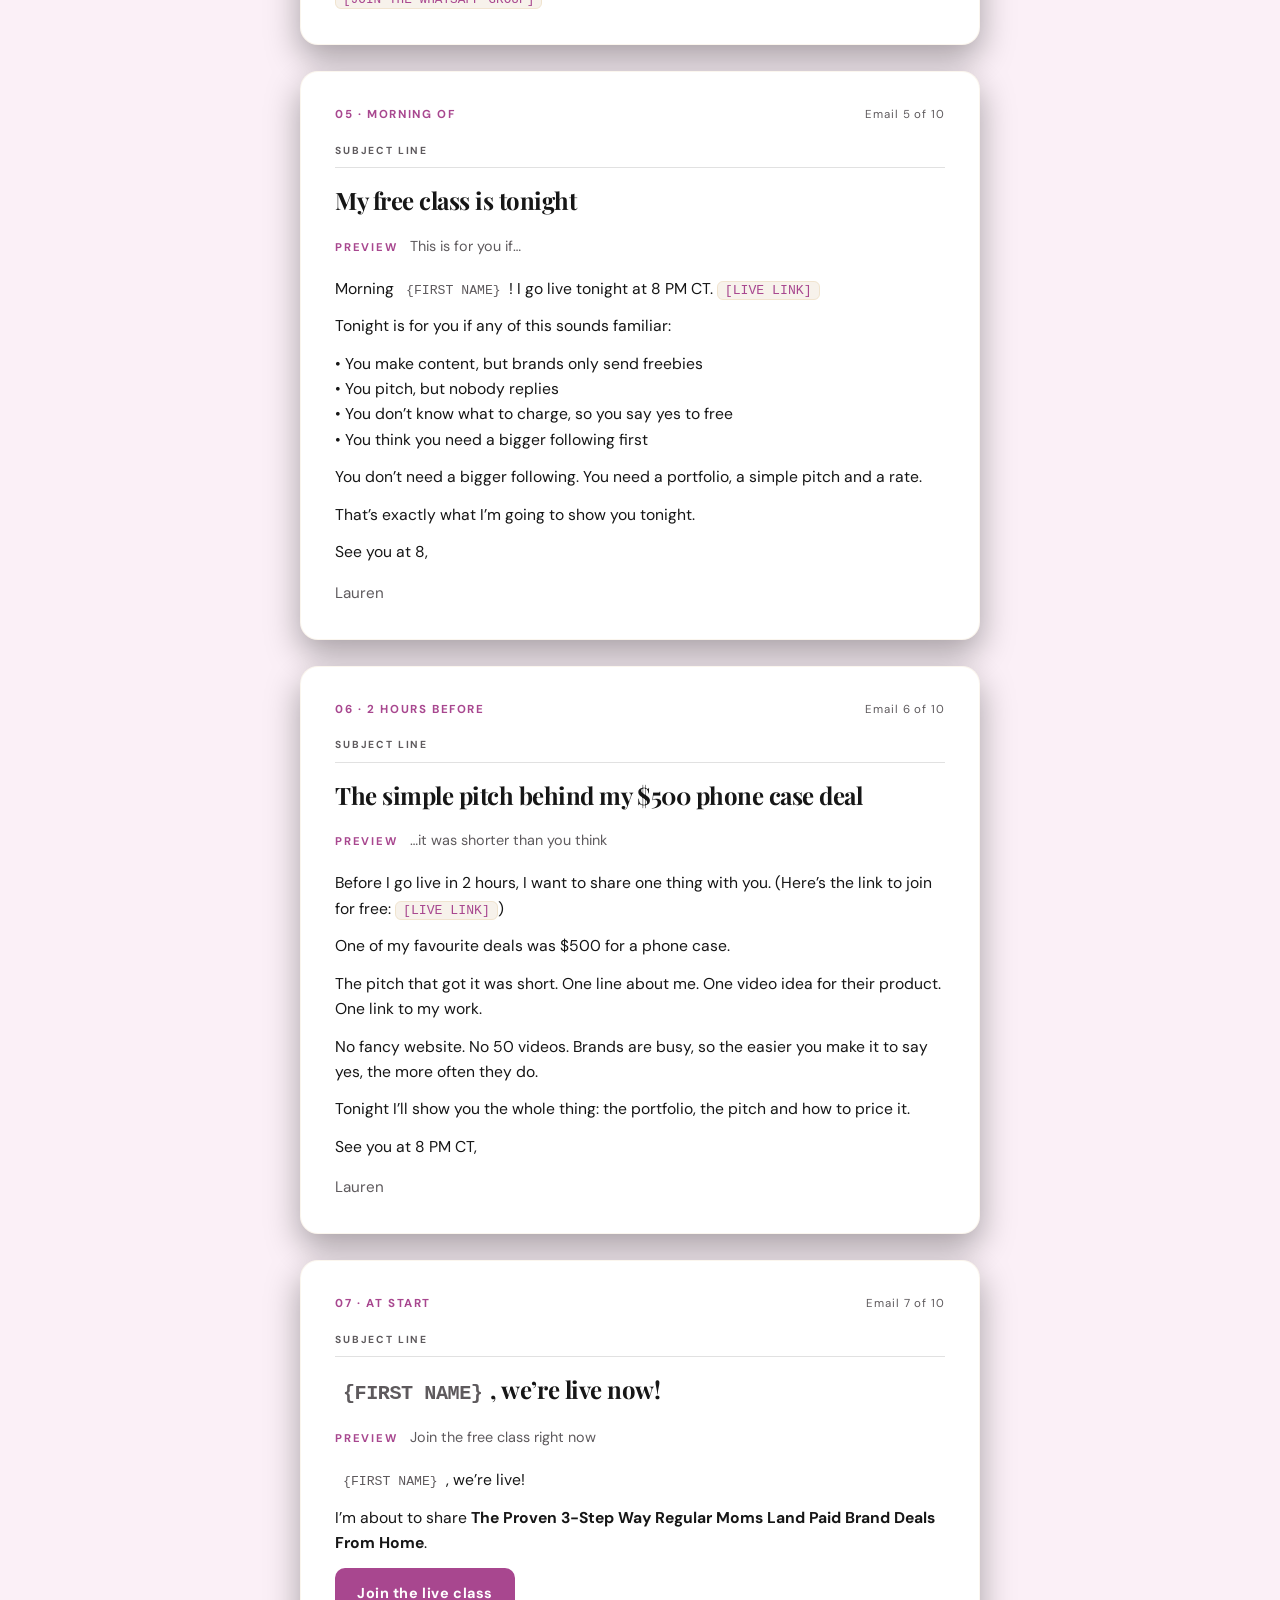
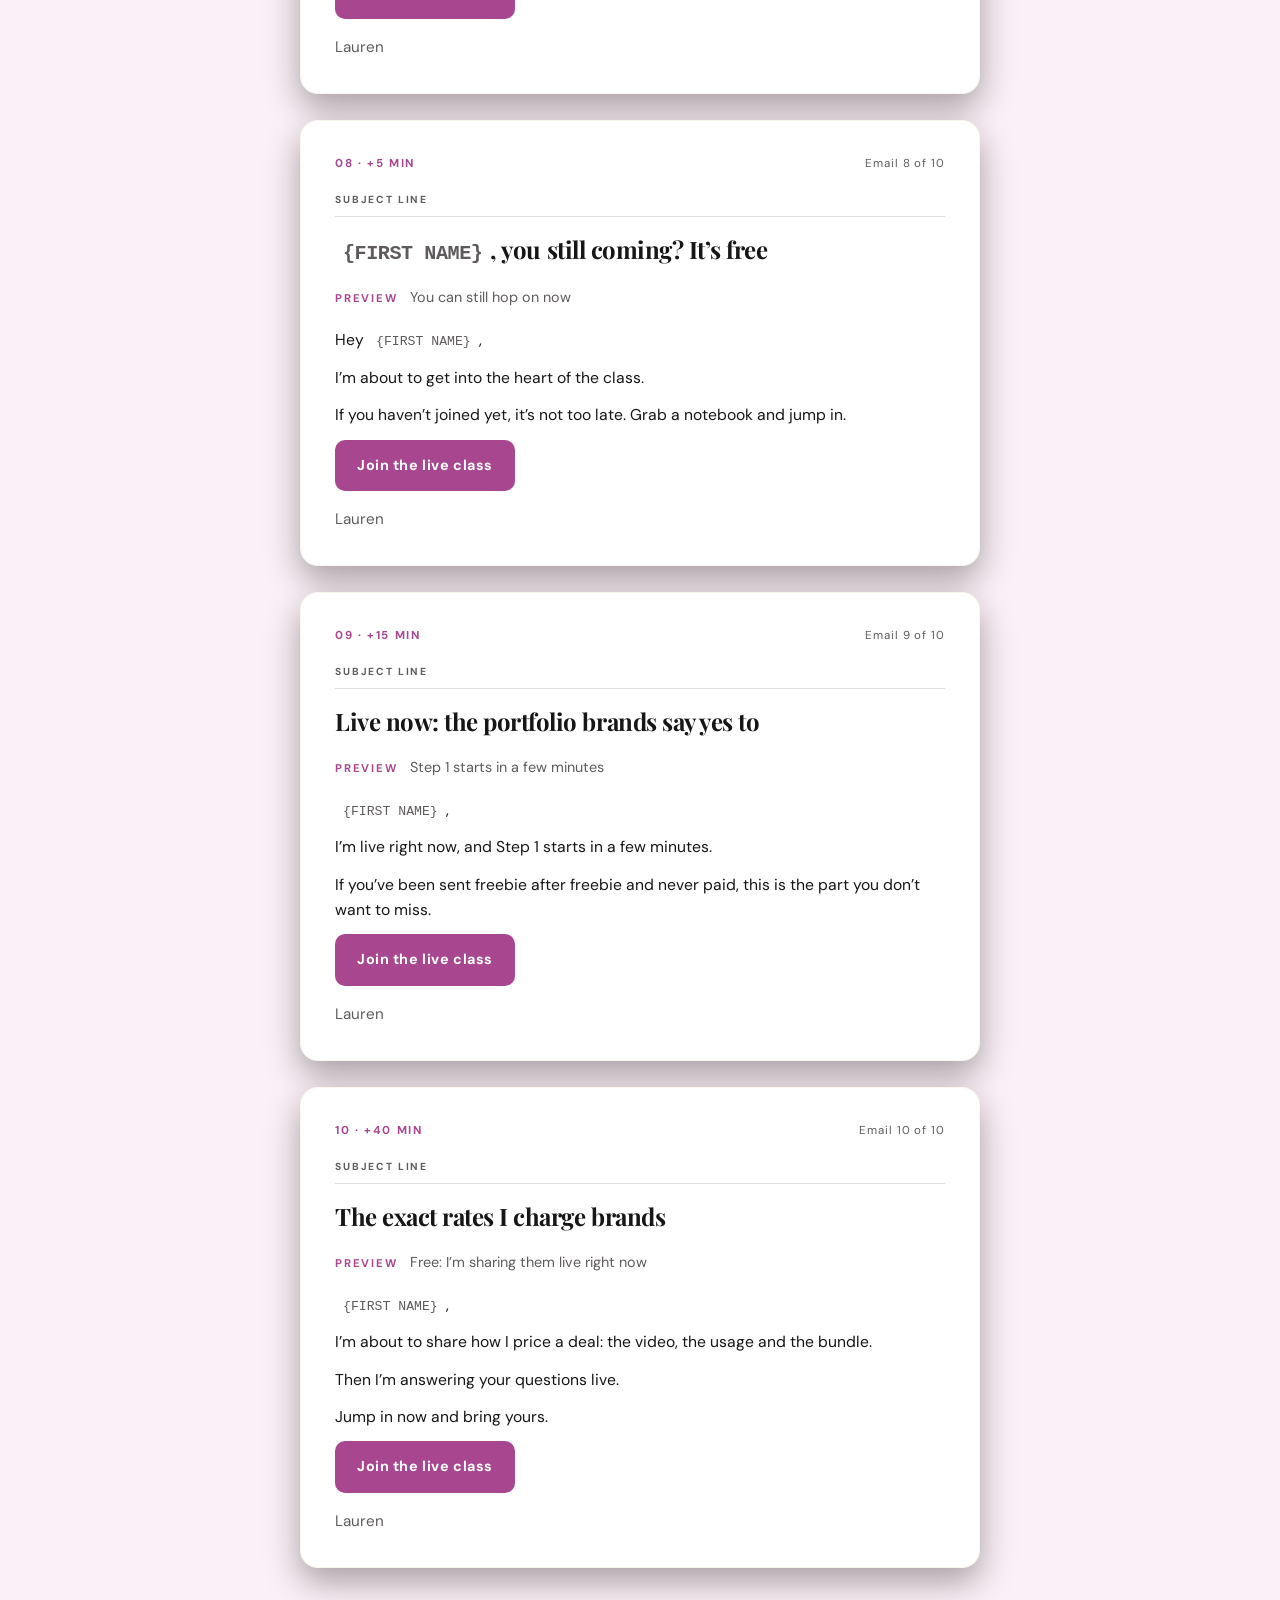
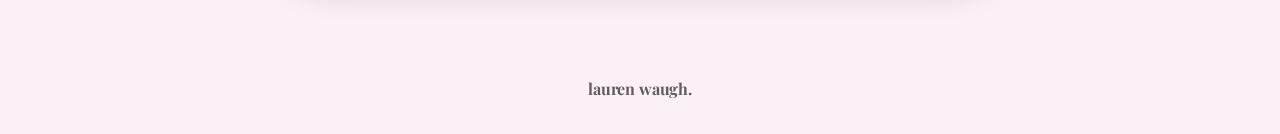
<file: pre-webinar/index.html>
<!doctype html>
<html lang="en">
<head>
  <meta charset="utf-8" />
  <meta name="viewport" content="width=device-width, initial-scale=1" />
  <title>Pre-webinar emails &middot; Lauren Waugh</title>
  <meta name="robots" content="noindex" />
  <script>document.documentElement.className += " js";</script>
  <link rel="icon" href="../assets/img/favicon.png" type="image/png" />
  <link rel="apple-touch-icon" href="../assets/img/apple-touch-icon.png" />
  <link rel="stylesheet" href="../assets/vendor/lenis.css" />
  <link rel="stylesheet" href="../assets/vsl.css" />
  <link rel="stylesheet" href="../assets/emails.css" />
  <link rel="stylesheet" href="../assets/brand.css" />
<script data-topfix>try{if("scrollRestoration" in history)history.scrollRestoration="manual"}catch(e){}addEventListener("load",function(){if(!location.hash){scrollTo(0,0);setTimeout(function(){scrollTo(0,0)},50)}});</script>
</head>
<body>
  <header class="brandbar"><div class="brand"><span class="brand__word">lauren waugh.</span></div></header>
  <main class="page">
    <section class="seq">
      <div class="seq__glow" aria-hidden="true"></div>
      <div class="container">
        <header class="seq__intro">
          <p class="seq__eyebrow reveal">Email sequence · Sign-up to the live class</p>
          <h1 class="seq__title reveal" style="--i:1">The pre-webinar sequence</h1>
        </header>
        <div class="seq__list">
          <article class="email reveal">
            <div class="email__head"><span class="email__tag">01 · Right after sign-up</span><span class="email__count">Email 1 of 10</span></div>
            <span class="email__sl-label">Subject line</span>
            <h2 class="email__subject">[Free Class] You&rsquo;re in!</h2>
            <p class="email__pv"><b>Preview</b> Here are your free class details</p>
            <div class="email__body"><p><b>Yay, you&rsquo;re in!</b></p><p>Your spot is saved for my free live class this Tuesday at 8 PM CT.</p><p>I&rsquo;m so happy you&rsquo;re here, <span class="tok-merge">{FIRST NAME}</span>, because in this class I&rsquo;m going to show you exactly how I land paid brand deals from home, with two little ones and a small following.</p><p>It&rsquo;s the same 3 steps that took me from about 300 followers to 200+ brand deals.</p><p>&bull; <b>The portfolio brands say yes to</b>, even with zero paid deals<br>&bull; <b>The simple first pitch I&rsquo;d send</b> to land your first paid deal<br>&bull; <b>How to price your first deal</b>, so you stop making free content</p><p>So here are your next few steps&hellip;</p><p><b>Step #1:</b> Add the class to your calendar for Tuesday at 8 PM CT, so you get a reminder before we start. &rarr; <span class="tok-link">[ADD TO CALENDAR]</span></p><p><b>Step #2:</b> Save this link and join 10 minutes early. &rarr; <span class="tok-link">[LIVE LINK]</span></p><p><b>Step #3:</b> Join the WhatsApp group. That&rsquo;s where your free gift is waiting: my <b>UGC Rate Cheat Sheet</b>, what to charge for a video, for usage and for a bundle. &rarr; <span class="tok-link">[JOIN THE WHATSAPP GROUP]</span></p><p>And bring your questions. Portfolios, pitching, rates, what to do when a brand only offers a freebie. I&rsquo;m answering all of it at the end.</p><p>See you Tuesday,</p></div>
            <p class="email__sign">Lauren</p>
          </article>
          <article class="email reveal">
            <div class="email__head"><span class="email__tag">02 · +1 hour</span><span class="email__count">Email 2 of 10</span></div>
            <span class="email__sl-label">Subject line</span>
            <h2 class="email__subject">Quick question before our free class</h2>
            <p class="email__pv"><b>Preview</b> Tell me your #1 question</p>
            <div class="email__body"><p>Hey <span class="tok-merge">{FIRST NAME}</span>,</p><p>Quick one before Tuesday.</p><p>I want this class to answer <i>your</i> questions, not just mine.</p><p>So hit reply and tell me one thing:</p><p><b>What&rsquo;s the one thing stopping you from landing your first paid brand deal right now?</b></p><p>Not knowing what to put in your portfolio? Not knowing what to send? Not knowing what to charge?</p><p>I read every reply, and I&rsquo;ll build the class around them.</p><p>Talk soon,</p></div>
            <p class="email__sign">Lauren</p>
          </article>
          <article class="email reveal">
            <div class="email__head"><span class="email__tag">03 · Day 2</span><span class="email__count">Email 3 of 10</span></div>
            <span class="email__sl-label">Subject line</span>
            <h2 class="email__subject">They laughed at my &ldquo;videos&rdquo;. Now brands pay me</h2>
            <p class="email__pv"><b>Preview</b> Free class: why I&rsquo;m teaching this</p>
            <div class="email__body"><p><span class="tok-merge">{FIRST NAME}</span>,</p><p>Before Tuesday&rsquo;s class, I want to tell you how this started. (Here&rsquo;s your class link, by the way: <span class="tok-link">[LIVE LINK]</span>)</p><p>I used to be a scrub tech. Then I stayed home with my two kids, who are 4 and 2 now.</p><p>When I told my family I was going to &ldquo;make videos&rdquo;, they rolled their eyes.</p><p>I started UGC last year with about 300 followers. I had no idea if my little &ldquo;hobby&rdquo; was going to turn into anything.</p><p>Today I&rsquo;ve worked with 200+ brands, like Canva, L&rsquo;Or&eacute;al and Walmart, and I&rsquo;m home with my kids 95% of the time.</p><p>That&rsquo;s what Tuesday is about. Not luck, not followers. The 3 steps I actually follow.</p><p>See you there,</p></div>
            <p class="email__sign">Lauren</p>
          </article>
          <article class="email reveal">
            <div class="email__head"><span class="email__tag">04 · Day before</span><span class="email__count">Email 4 of 10</span></div>
            <span class="email__sl-label">Subject line</span>
            <h2 class="email__subject">Free live class in 24 hours</h2>
            <p class="email__pv"><b>Preview</b> The link to join is inside</p>
            <div class="email__body"><p>Hey <span class="tok-merge">{FIRST NAME}</span>,</p><p>Just a heads up: we&rsquo;re 24 hours away from my free live class.</p><p>Tomorrow I&rsquo;m walking you through The Proven 3-Step Way Regular Moms Land Paid Brand Deals From Home (Even With A Small Following).</p><p>&bull; <b>The portfolio brands say yes to</b>, even with zero paid deals<br>&bull; <b>The simple first pitch I&rsquo;d send</b> to land your first paid deal<br>&bull; <b>How to price your first deal</b>, so you stop making free content</p><p>You&rsquo;ll also see the exact pitch I&rsquo;d send today if I were starting from zero.</p><p>Here&rsquo;s your link for tomorrow at 8 PM CT: <span class="tok-link">[LIVE LINK]</span></p><p>Come with your notes app open. You&rsquo;ll want to screenshot a lot of it.</p><p>See you tomorrow,</p></div>
            <p class="email__sign">Lauren</p><p class="ps">Haven&rsquo;t grabbed your free UGC Rate Cheat Sheet yet? It&rsquo;s in the WhatsApp group. &rarr; <span class="tok-link">[JOIN THE WHATSAPP GROUP]</span></p>
          </article>
          <article class="email reveal">
            <div class="email__head"><span class="email__tag">05 · Morning of</span><span class="email__count">Email 5 of 10</span></div>
            <span class="email__sl-label">Subject line</span>
            <h2 class="email__subject">My free class is tonight</h2>
            <p class="email__pv"><b>Preview</b> This is for you if&hellip;</p>
            <div class="email__body"><p>Morning <span class="tok-merge">{FIRST NAME}</span>! I go live tonight at 8 PM CT. <span class="tok-link">[LIVE LINK]</span></p><p>Tonight is for you if any of this sounds familiar:</p><p>&bull; You make content, but brands only send freebies<br>&bull; You pitch, but nobody replies<br>&bull; You don&rsquo;t know what to charge, so you say yes to free<br>&bull; You think you need a bigger following first</p><p>You don&rsquo;t need a bigger following. You need a portfolio, a simple pitch and a rate.</p><p>That&rsquo;s exactly what I&rsquo;m going to show you tonight.</p><p>See you at 8,</p></div>
            <p class="email__sign">Lauren</p>
          </article>
          <article class="email reveal">
            <div class="email__head"><span class="email__tag">06 · 2 hours before</span><span class="email__count">Email 6 of 10</span></div>
            <span class="email__sl-label">Subject line</span>
            <h2 class="email__subject">The simple pitch behind my $500 phone case deal</h2>
            <p class="email__pv"><b>Preview</b> &hellip;it was shorter than you think</p>
            <div class="email__body"><p>Before I go live in 2 hours, I want to share one thing with you. (Here&rsquo;s the link to join for free: <span class="tok-link">[LIVE LINK]</span>)</p><p>One of my favourite deals was $500 for a phone case.</p><p>The pitch that got it was short. One line about me. One video idea for their product. One link to my work.</p><p>No fancy website. No 50 videos. Brands are busy, so the easier you make it to say yes, the more often they do.</p><p>Tonight I&rsquo;ll show you the whole thing: the portfolio, the pitch and how to price it.</p><p>See you at 8 PM CT,</p></div>
            <p class="email__sign">Lauren</p>
          </article>
          <article class="email reveal">
            <div class="email__head"><span class="email__tag">07 · At start</span><span class="email__count">Email 7 of 10</span></div>
            <span class="email__sl-label">Subject line</span>
            <h2 class="email__subject"><span class="tok-merge">{FIRST NAME}</span>, we&rsquo;re live now!</h2>
            <p class="email__pv"><b>Preview</b> Join the free class right now</p>
            <div class="email__body"><p><span class="tok-merge">{FIRST NAME}</span>, we&rsquo;re live!</p><p>I&rsquo;m about to share <b>The Proven 3-Step Way Regular Moms Land Paid Brand Deals From Home</b>.</p><p class="asset"><a class="asset__btn" href="#" onclick="return false">Join the live class</a></p></div>
            <p class="email__sign">Lauren</p>
          </article>
          <article class="email reveal">
            <div class="email__head"><span class="email__tag">08 · +5 min</span><span class="email__count">Email 8 of 10</span></div>
            <span class="email__sl-label">Subject line</span>
            <h2 class="email__subject"><span class="tok-merge">{FIRST NAME}</span>, you still coming? It&rsquo;s free</h2>
            <p class="email__pv"><b>Preview</b> You can still hop on now</p>
            <div class="email__body"><p>Hey <span class="tok-merge">{FIRST NAME}</span>,</p><p>I&rsquo;m about to get into the heart of the class.</p><p>If you haven&rsquo;t joined yet, it&rsquo;s not too late. Grab a notebook and jump in.</p><p class="asset"><a class="asset__btn" href="#" onclick="return false">Join the live class</a></p></div>
            <p class="email__sign">Lauren</p>
          </article>
          <article class="email reveal">
            <div class="email__head"><span class="email__tag">09 · +15 min</span><span class="email__count">Email 9 of 10</span></div>
            <span class="email__sl-label">Subject line</span>
            <h2 class="email__subject">Live now: the portfolio brands say yes to</h2>
            <p class="email__pv"><b>Preview</b> Step 1 starts in a few minutes</p>
            <div class="email__body"><p><span class="tok-merge">{FIRST NAME}</span>,</p><p>I&rsquo;m live right now, and Step 1 starts in a few minutes.</p><p>If you&rsquo;ve been sent freebie after freebie and never paid, this is the part you don&rsquo;t want to miss.</p><p class="asset"><a class="asset__btn" href="#" onclick="return false">Join the live class</a></p></div>
            <p class="email__sign">Lauren</p>
          </article>
          <article class="email reveal">
            <div class="email__head"><span class="email__tag">10 · +40 min</span><span class="email__count">Email 10 of 10</span></div>
            <span class="email__sl-label">Subject line</span>
            <h2 class="email__subject">The exact rates I charge brands</h2>
            <p class="email__pv"><b>Preview</b> Free: I&rsquo;m sharing them live right now</p>
            <div class="email__body"><p><span class="tok-merge">{FIRST NAME}</span>,</p><p>I&rsquo;m about to share how I price a deal: the video, the usage and the bundle.</p><p>Then I&rsquo;m answering your questions live.</p><p>Jump in now and bring yours.</p><p class="asset"><a class="asset__btn" href="#" onclick="return false">Join the live class</a></p></div>
            <p class="email__sign">Lauren</p>
          </article>
        </div>
      </div>
    </section>
  </main>
  <footer class="brandfoot"><div class="brand"><span class="brand__word">lauren waugh.</span></div></footer>
  <script src="../assets/vendor/lenis.min.js"></script>
  <script src="../assets/vsl.js"></script>
</body>
</html>
</file>
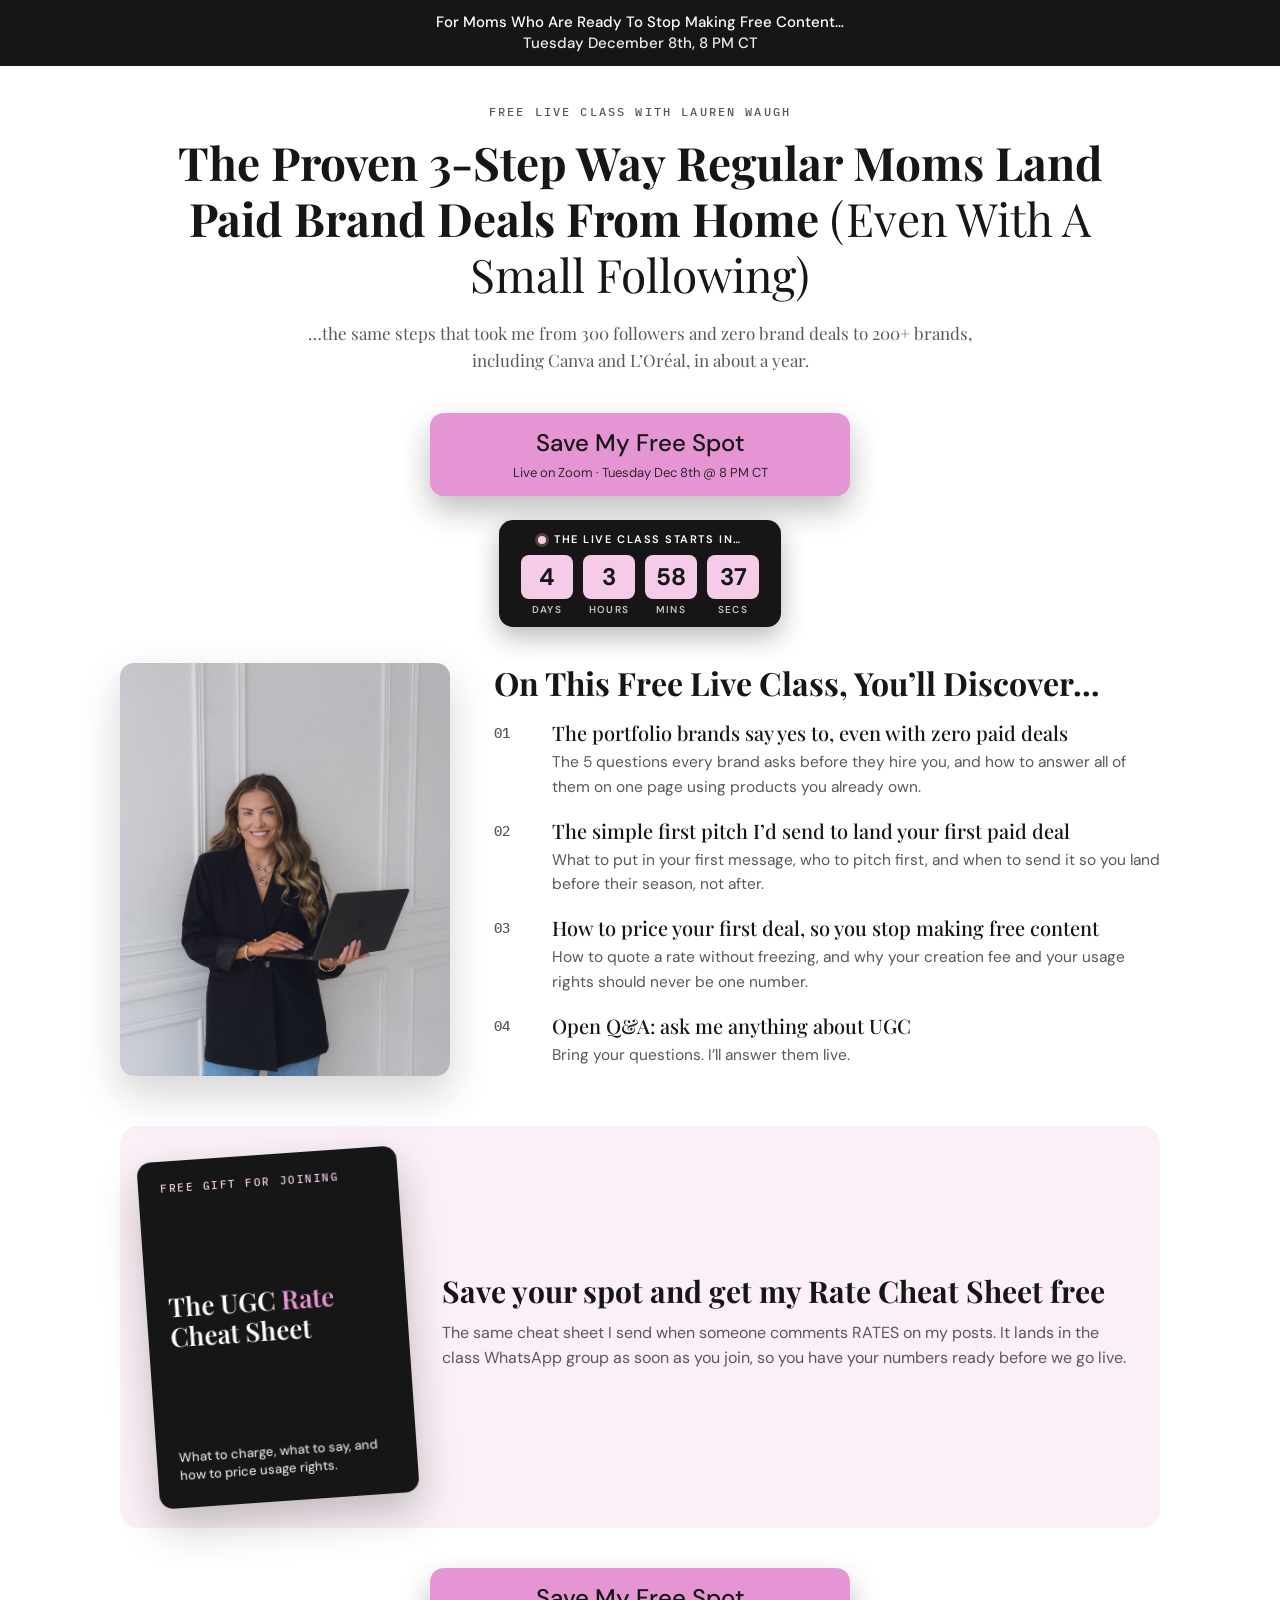
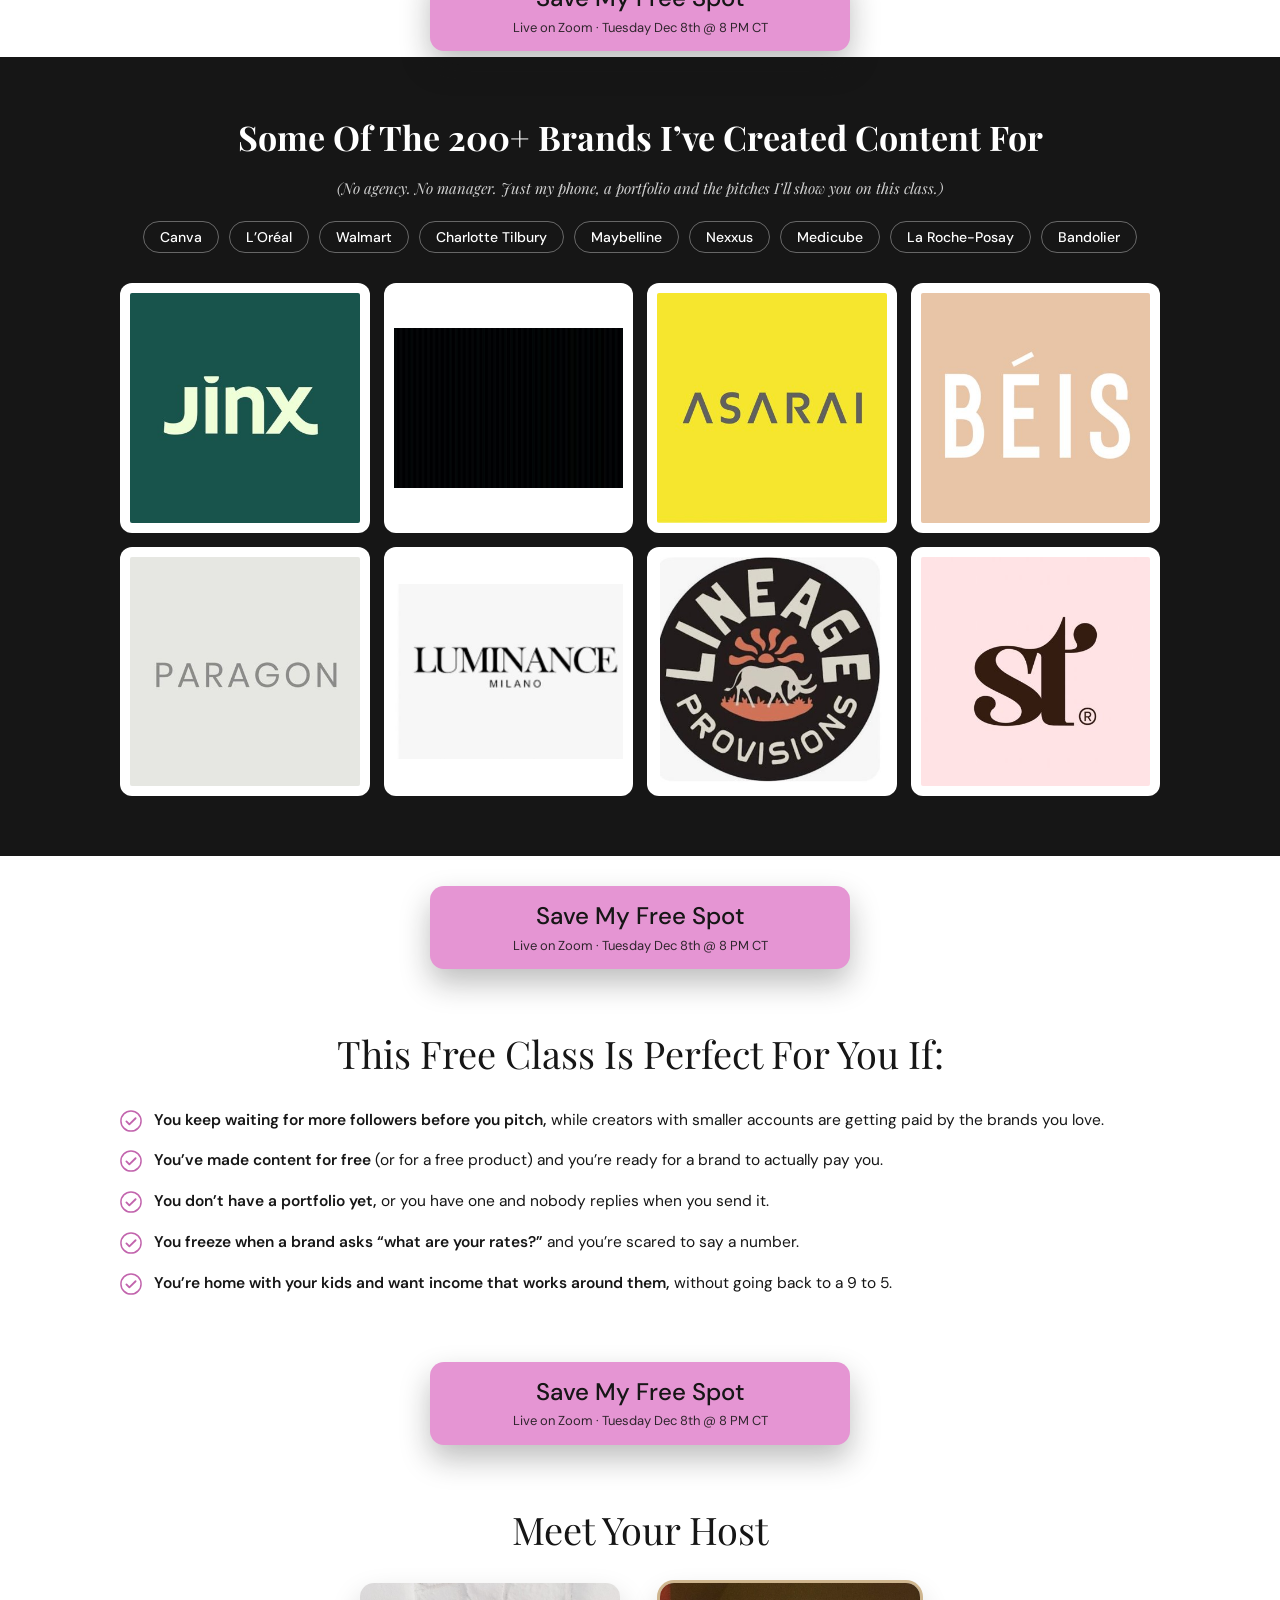
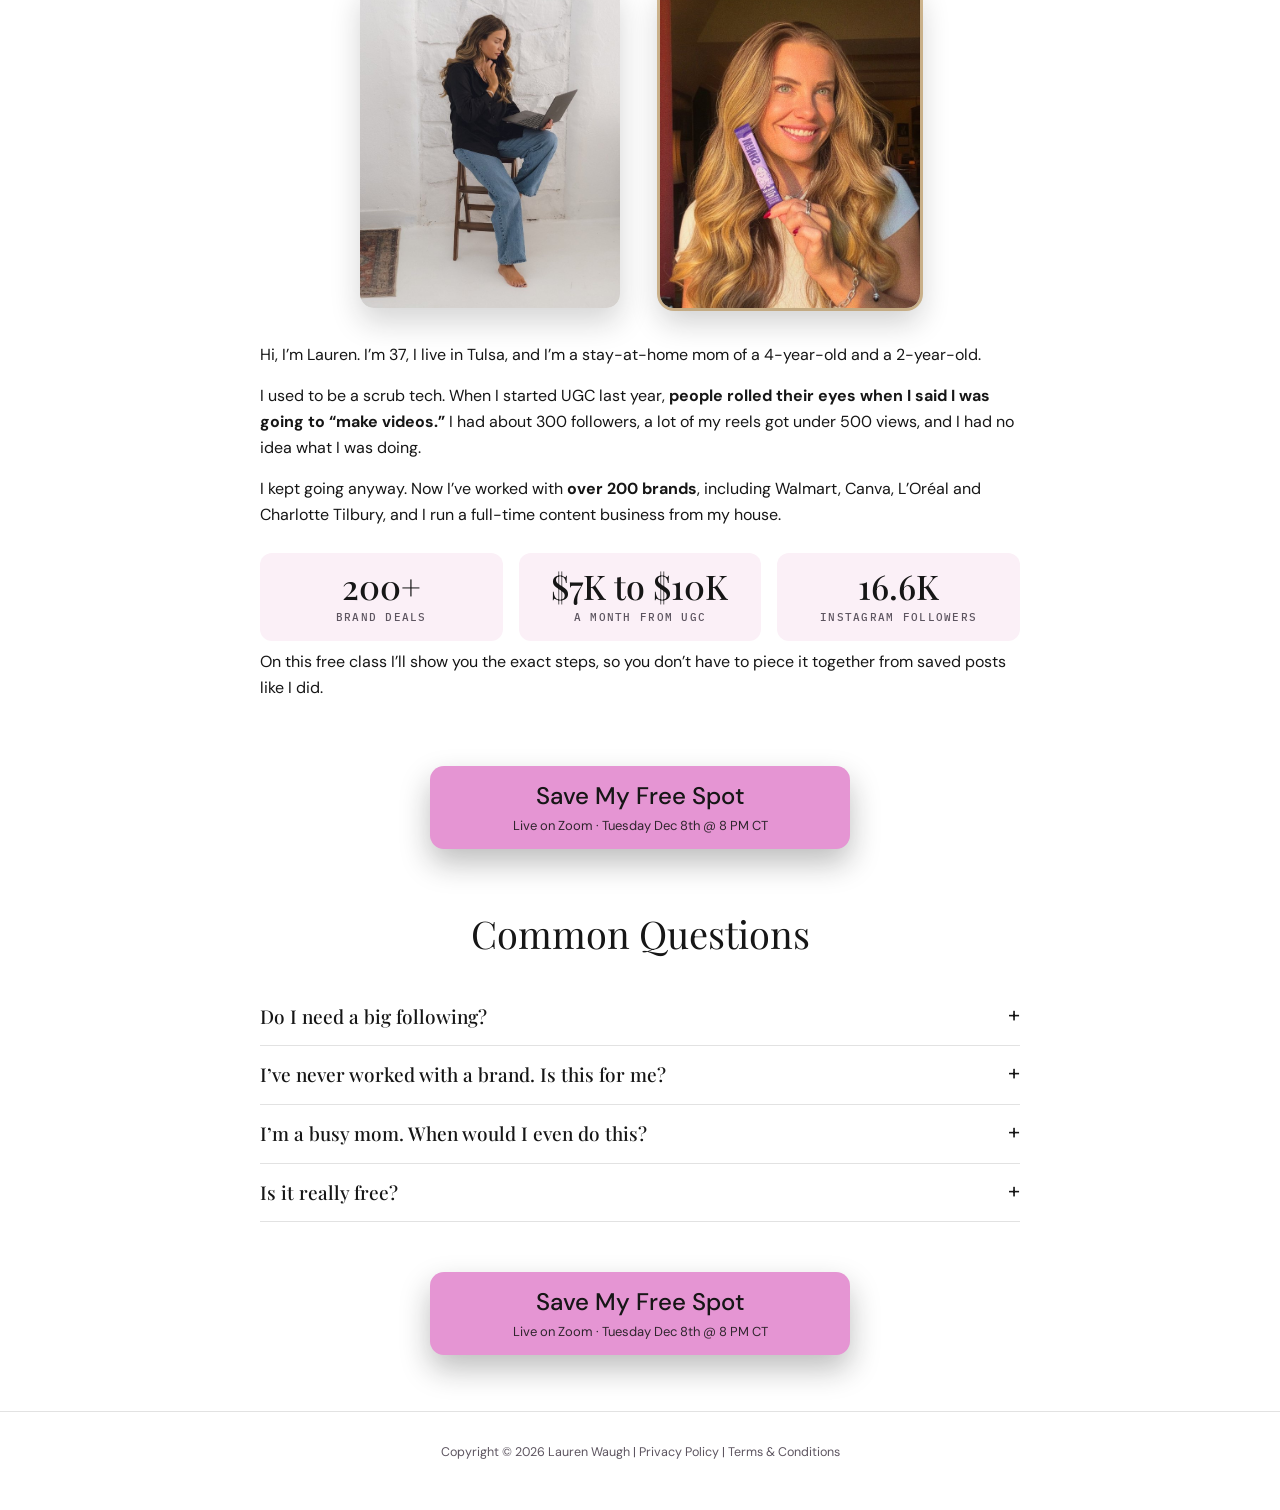
<file: register/index.html>
<!doctype html>
<html lang="en">
<head>
<meta charset="utf-8" />
<meta name="viewport" content="width=device-width, initial-scale=1" />
<title>Free Live Class &middot; Lauren Waugh</title>
<meta name="description" content="Free live class with Lauren Waugh: the proven 3-step way regular moms land paid brand deals from home." />
<meta name="robots" content="noindex, nofollow" />
<link rel="icon" href="../assets/img/favicon.png" type="image/png" />
<link rel="apple-touch-icon" href="../assets/img/apple-touch-icon.png" />
<link rel="preconnect" href="https://fonts.googleapis.com"><link rel="preconnect" href="https://fonts.gstatic.com" crossorigin>
<link href="https://fonts.googleapis.com/css2?family=Playfair+Display:ital,wght@0,400;0,500;0,600;0,700;1,400;1,500&family=DM+Sans:wght@300;400;500;600;700&family=IBM+Plex+Mono:wght@400;500&display=swap" rel="stylesheet">
<style>
:root{--bg:#ffffff;--blush:#fbf0f7;--ink:#161616;--mute:#5d5560;--red:#e595d3;--red2:#d77fc3;--wine:#161616;--gold:#e595d3;--gold2:#f6cbe9;--slate:#8a9fae;--line:rgba(22,22,22,.12)}
*{box-sizing:border-box}html,body{margin:0}
body{background:var(--bg);color:var(--ink);font:400 16px/1.6 "DM Sans",system-ui,sans-serif;-webkit-font-smoothing:antialiased}
img{max-width:100%;display:block}
h1,h2,h3{font-family:"Playfair Display",Georgia,serif;font-weight:400;margin:0;line-height:1.22}
.wrap{max-width:1080px;margin:0 auto;padding:0 20px}
.bar{background:#161616;color:#fff;text-align:center;padding:12px 16px;font:500 15px/1.4 "DM Sans"}
.bar b{display:block;font-weight:500;opacity:.92}
.hero{text-align:center;padding:40px 0 10px}
.hero h1{font-size:clamp(28px,4.2vw,46px);max-width:960px;margin:0 auto}
.hero h1 strong{font-weight:700}
.hero .sub{max-width:720px;margin:18px auto 0;font:400 17px/1.55 "Playfair Display",serif;color:var(--mute)}
.learn{display:grid;grid-template-columns:330px 1fr;gap:44px;align-items:start;padding:36px 0 10px}
.learn__ph{border-radius:14px;overflow:hidden;box-shadow:0 18px 40px rgba(22,22,22,.18);position:sticky;top:20px}
.learn__ph img{width:100%;aspect-ratio:4/5;object-fit:cover;object-position:50% 25%}
.learn h2{font-size:clamp(24px,2.8vw,32px);font-weight:700;margin-bottom:18px}
ul.ck{list-style:none;margin:0;padding:0}
ul.ck li{display:flex;gap:12px;margin:0 0 16px}
ul.ck svg{flex:0 0 22px;width:22px;height:22px;color:#c264ad;margin-top:2px}
ul.ck p{margin:0;font-size:15.5px}
ul.ck b{font-weight:600}
.bonus u{text-decoration-color:var(--gold);text-underline-offset:3px}
.cta{text-align:center;padding:30px 0 6px}
.btn{appearance:none;border:0;cursor:pointer;background:var(--red);color:#161616;border-radius:14px;padding:16px 46px 14px;box-shadow:0 14px 30px rgba(22,22,22,.28);font-family:"DM Sans";min-width:min(420px,100%)}
.btn__t{display:flex;align-items:center;justify-content:center;gap:12px;font:500 24px/1.2 "DM Sans"}
.btn__t svg{width:24px;height:24px}
.btn__s{display:block;font:400 13px/1.4 "DM Sans";opacity:.88;margin-top:6px}
.btn:hover{filter:brightness(1.06)}
.cd{display:inline-block;margin:18px auto 0;background:var(--wine);color:#fff;border-radius:14px;padding:14px 22px 12px;box-shadow:0 10px 26px rgba(22,22,22,.3)}
.cdw{text-align:center}
.cd__t{margin:0 0 10px;font:600 11px/1 "DM Sans";letter-spacing:.14em;text-transform:uppercase;display:flex;align-items:center;gap:8px;justify-content:center}
.cd__t i{width:8px;height:8px;border-radius:50%;background:var(--gold2);box-shadow:0 0 0 3px rgba(231,200,141,.25)}
.cd__row{display:flex;gap:10px;justify-content:center}
.cd__row div{text-align:center}
.cd__row b{display:block;min-width:52px;padding:10px 6px;background:var(--gold2);color:var(--wine);border-radius:8px;font:700 24px/1 "DM Sans"}
.cd__row span{display:block;margin-top:6px;font:600 10px/1 "DM Sans";letter-spacing:.12em;text-transform:uppercase;opacity:.75}
.quotes{display:grid;grid-template-columns:1fr 1fr;gap:20px;padding:34px 0 50px}
.qc{background:#161616;color:#fff;border-radius:16px;padding:26px 26px 22px;box-shadow:0 14px 30px rgba(22,22,22,.22)}
.qc .qm{margin:0;font:700 44px/0.6 "Playfair Display",serif;color:var(--gold2)}
.qc blockquote{margin:12px 0 18px;font:400 17px/1.55 "Playfair Display",serif}
.qc .who{display:flex;align-items:center;gap:12px;font-size:13px;line-height:1.4}
.qc .who i{width:46px;height:46px;border-radius:50%;background:var(--gold2);color:var(--wine);display:grid;place-items:center;font:700 18px "Playfair Display",serif;font-style:normal}
.qc .stars{color:var(--gold2);letter-spacing:4px;margin-top:4px}
.dark{background:var(--wine);color:#fff;padding:60px 0}
.dark h2{text-align:center;font-size:clamp(24px,3vw,34px);font-weight:700;max-width:820px;margin:0 auto}
.vid{max-width:420px;margin:30px auto 10px;border-radius:12px;overflow:hidden;position:relative}
.vid img{width:100%;aspect-ratio:9/12;object-fit:cover;object-position:50% 25%}
.vid span{position:absolute;left:50%;top:50%;transform:translate(-50%,-50%);width:74px;height:52px;border-radius:10px;background:var(--red);display:grid;place-items:center}
.vid span::after{content:"";border-left:18px solid #fff;border-top:11px solid transparent;border-bottom:11px solid transparent;margin-left:4px}
.note{text-align:center;font:italic 400 15px/1.5 "Playfair Display",serif;color:rgba(255,255,255,.8);margin:18px auto 0;max-width:620px}
.row{display:grid;grid-template-columns:1fr 1fr;gap:44px;align-items:center;padding:44px 0;border-bottom:1px solid rgba(231,200,141,.22)}
.row:last-child{border-bottom:0}
.row.rev .row__shot{order:2}
.row__shot{background:#fff;border-radius:12px;padding:10px;box-shadow:0 18px 40px rgba(0,0,0,.35)}
.row__shot img{width:100%;border-radius:6px;max-height:520px;object-fit:cover;object-position:50% 0}
.row__role{color:var(--gold2);font-size:14px;margin:0 0 6px}
.row h3{font-size:clamp(28px,3.2vw,40px)}
.row blockquote{margin:18px 0 0;font-size:16px;line-height:1.65;color:rgba(255,255,255,.9)}
.sec{padding:56px 0 20px}
.sec h2{text-align:center;font-size:clamp(26px,3.2vw,38px);margin-bottom:30px}
.fit{max-width:760px;margin:0 auto}
.fit li p{font-size:16px}
.about{max-width:760px;margin:0 auto}
.duo{display:grid;grid-template-columns:1fr 1fr;gap:40px;max-width:560px;margin:0 auto 34px}
.duo figure{margin:0;text-align:center}
.duo figcaption{font:400 24px/1.2 "Playfair Display",serif;margin-bottom:12px}
.duo figcaption em{color:#c264ad;font-style:normal}
.duo img{width:100%;aspect-ratio:4/5;object-fit:cover;border-radius:14px;box-shadow:0 14px 30px rgba(22,22,22,.18)}
.duo figure:last-child img{box-shadow:0 0 0 3px rgba(180,138,74,.6),0 14px 30px rgba(22,22,22,.2)}
.about p{margin:0 0 16px;font-size:16px}
.press{display:flex;justify-content:center;margin:26px 0 6px}
.press img{max-width:420px;width:100%;border-radius:8px}
.cards{display:grid;grid-template-columns:1fr 1fr;gap:20px}
.card{background:#fff;border:1px solid var(--line);border-radius:16px;padding:24px;box-shadow:0 10px 24px rgba(22,22,22,.06)}
.card .role{color:#a8478f;font-size:13px;margin:0}
.card h3{font-size:26px;margin:4px 0 12px}
.card blockquote{margin:0;font-size:15.5px;color:var(--mute)}
.sub2{text-align:center;color:var(--mute);font:italic 400 17px "Playfair Display",serif;margin:-18px 0 28px}
.wall{display:grid;grid-template-columns:repeat(3,1fr);gap:18px}
.wall figure{margin:0;background:#fff;border:1px solid var(--line);border-radius:14px;padding:10px;box-shadow:0 10px 24px rgba(22,22,22,.06)}
.wall img{width:100%;border-radius:8px}
.wall figcaption{font:italic 400 15px/1.4 "Playfair Display",serif;text-align:center;padding:10px 4px 2px}
.foot{margin-top:50px;padding:30px 20px 40px;text-align:center;font-size:12.5px;color:var(--mute);border-top:1px solid var(--line)}
.foot p{max-width:820px;margin:0 auto 8px}
.mo{position:fixed;inset:0;background:rgba(22,22,22,.62);display:none;align-items:flex-start;justify-content:center;z-index:50;padding:40px 16px;overflow:auto}
.mo.open{display:flex}
.mo-box{background:#fff;border-radius:12px;max-width:560px;width:100%;padding:30px 28px 22px;position:relative;text-align:center}
.mo-x{position:absolute;right:10px;top:6px;border:0;background:none;font-size:30px;cursor:pointer;color:var(--ink)}
.mo h3{font-size:22px;margin-bottom:14px}
.mo .pill{display:inline-flex;gap:10px;align-items:center;border:1px solid var(--line);border-radius:10px;padding:8px 14px;font:600 11px/1.3 "DM Sans";box-shadow:0 4px 12px rgba(0,0,0,.06);margin-bottom:20px}
.mo .pill i{font-style:normal;color:#a8478f;letter-spacing:.12em;text-transform:uppercase;padding-right:10px;border-right:1px solid var(--line)}
.mo input{display:block;width:100%;max-width:400px;margin:0 auto 10px;padding:13px 14px;border:1px solid #d9cfcb;border-radius:8px;font:400 15px "DM Sans";box-shadow:0 2px 6px rgba(0,0,0,.05)}
.mo input.err{border-color:var(--red)}
.mo .er{color:var(--red);font-size:13px;min-height:18px;margin:2px 0 6px}
.mo .btn{min-width:0;width:100%;max-width:400px;padding:15px 20px;border-radius:40px}
.mo .btn__t{font:700 17px "DM Sans";text-transform:uppercase;letter-spacing:.02em}
.mo .fine{font-size:10.5px;color:var(--mute);max-width:400px;margin:12px auto 0;line-height:1.5}
@media (max-width:820px){
 .learn{grid-template-columns:1fr;gap:24px}.learn__ph{position:static;max-width:340px;margin:0 auto}
 .quotes,.cards,.row{grid-template-columns:1fr}.row{gap:22px}.row.rev .row__shot{order:0}
 .wall{grid-template-columns:1fr 1fr}
 .btn__t{font-size:20px}.btn{padding:14px 22px 12px}
}
@media (max-width:480px){.wall{grid-template-columns:1fr}.duo{gap:16px}.duo figcaption{font-size:19px}.cd__row b{min-width:44px;font-size:20px}}

.hero .eyebrow{font:500 12px/1 "IBM Plex Mono",monospace;letter-spacing:.18em;text-transform:uppercase;color:var(--mute);margin:0 0 16px}
.learn ol{list-style:none;margin:0;padding:0;counter-reset:n}
.learn ol li{display:grid;grid-template-columns:44px 1fr;gap:14px;margin:0 0 18px}
.learn ol li::before{counter-increment:n;content:"0" counter(n);font:500 14px/1 "IBM Plex Mono",monospace;color:var(--mute);padding-top:6px}
.learn ol b{display:block;font:500 20px/1.3 "Playfair Display",serif}
.learn ol p{margin:4px 0 0;font-size:15.5px;color:var(--mute)}
.stats{display:grid;grid-template-columns:repeat(3,1fr);gap:16px;margin:26px 0 8px}
.stats div{background:var(--blush);border-radius:12px;padding:16px 10px;text-align:center}
.stats b{display:block;font:500 34px/1 "Playfair Display",serif}
.stats span{display:block;margin-top:8px;font:500 10.5px/1.3 "IBM Plex Mono",monospace;letter-spacing:.12em;text-transform:uppercase;color:var(--mute)}
.prwall{display:grid;grid-template-columns:repeat(4,1fr);gap:14px}
.prwall figure{margin:0}
.prwall img{width:100%;aspect-ratio:4/5;object-fit:cover;border-radius:10px}
.prwall figcaption{font:500 11px/1.3 "IBM Plex Mono",monospace;letter-spacing:.08em;text-transform:uppercase;color:var(--mute);text-align:center;padding-top:8px}
.dark .prwall figcaption{color:var(--gold2)}
.faq{max-width:760px;margin:0 auto}
.faq details{border-bottom:1px solid var(--line);padding:16px 0}
.faq summary{cursor:pointer;font:500 19px/1.35 "Playfair Display",serif;list-style:none;display:flex;justify-content:space-between;gap:16px}
.faq summary::after{content:"+";font:400 22px/1 "DM Sans"}
.faq details[open] summary::after{content:"\2013"}
.faq p{margin:10px 0 0;color:var(--mute)}
@media (max-width:820px){.prwall{grid-template-columns:1fr 1fr}.stats b{font-size:26px}}
.logos{display:grid;grid-template-columns:repeat(4,1fr);gap:14px;margin-top:30px}
.logos img{width:100%;aspect-ratio:1/1;object-fit:contain;background:#fff;border-radius:12px;padding:10px}
.namewall{display:flex;flex-wrap:wrap;justify-content:center;gap:10px;margin-top:22px}
.namewall span{border:1px solid rgba(255,255,255,.35);border-radius:40px;padding:8px 16px;font:500 14px/1 "DM Sans"}
.gift{display:grid;grid-template-columns:260px 1fr;gap:34px;align-items:center;background:var(--blush);border-radius:18px;padding:28px;margin:30px 0 10px}
.gift__card{background:#161616;color:#fff;border-radius:14px;aspect-ratio:3/4;padding:22px;display:flex;flex-direction:column;justify-content:space-between;transform:rotate(-4deg);transition:transform .5s cubic-bezier(.16,1,.3,1);box-shadow:0 18px 40px rgba(22,22,22,.25)}
.gift__card:hover{transform:rotate(0)}
.gift__card small{font:500 11px/1 "IBM Plex Mono",monospace;letter-spacing:.14em;text-transform:uppercase;color:#f6cbe9}
.gift__card b{font:600 26px/1.15 "Playfair Display",serif}
.gift__card em{font-style:normal;color:#e595d3}
.gift__card i{font-style:normal;font:500 13px/1.4 "DM Sans";opacity:.85}
.gift h2{font-size:clamp(22px,2.6vw,30px);font-weight:700;margin-bottom:10px}
.gift p{margin:0 0 10px;color:var(--mute)}
@media (max-width:820px){.logos{grid-template-columns:repeat(2,1fr)}.gift{grid-template-columns:1fr}.gift__card{max-width:240px;margin:0 auto}}
</style>
</head>
<body>
<div class="bar">For Moms Who Are Ready To Stop Making Free Content&hellip;<b data-when-long>Tuesday November 3rd, 8 PM CT</b></div>
<main>
<div class="wrap">
  <section class="hero">
    <p class="eyebrow">Free live class with Lauren Waugh</p>
    <h1><strong>The Proven 3-Step Way Regular Moms Land Paid Brand Deals From Home</strong> (Even With A Small Following)</h1>
    <p class="sub">&hellip;the same steps that took me from 300 followers and zero brand deals to 200+ brands, including Canva and L&rsquo;Or&eacute;al, in about a year.</p>
  </section>
  <div class="cta"><button type="button" class="btn" data-open-modal><span class="btn__t">Save My Free Spot</span><span class="btn__s">Live on Zoom &middot; <span data-when-short>Tuesday Nov 3rd @ 8 PM CT</span></span></button></div>
  <div class="cdw"><div class="cd"><p class="cd__t"><i></i>The live class starts in&hellip;</p><div class="cd__row"><div><b data-cd="d">0</b><span>Days</span></div><div><b data-cd="h">0</b><span>Hours</span></div><div><b data-cd="m">0</b><span>Mins</span></div><div><b data-cd="s">0</b><span>Secs</span></div></div></div></div>
  <section class="learn">
    <div class="learn__ph"><img src="../assets/img/deck/l-blazer-stand.jpg" alt="Lauren Waugh"></div>
    <div>
      <h2>On This Free Live Class, You&rsquo;ll Discover&hellip;</h2>
      <ol>
<li><div><b>The portfolio brands say yes to, even with zero paid deals</b><p>The 5 questions every brand asks before they hire you, and how to answer all of them on one page using products you already own.</p></div></li>
<li><div><b>The simple first pitch I&rsquo;d send to land your first paid deal</b><p>What to put in your first message, who to pitch first, and when to send it so you land before their season, not after.</p></div></li>
<li><div><b>How to price your first deal, so you stop making free content</b><p>How to quote a rate without freezing, and why your creation fee and your usage rights should never be one number.</p></div></li>
<li><div><b>Open Q&amp;A: ask me anything about UGC</b><p>Bring your questions. I&rsquo;ll answer them live.</p></div></li>
</ol>
    </div>
  </section>
  <section class="gift">
    <div class="gift__card"><small>Free gift for joining</small><b>The UGC <em>Rate</em> Cheat Sheet</b><i>What to charge, what to say, and how to price usage rights.</i></div>
    <div>
      <h2>Save your spot and get my Rate Cheat Sheet free</h2>
      <p>The same cheat sheet I send when someone comments RATES on my posts. It lands in the class WhatsApp group as soon as you join, so you have your numbers ready before we go live.</p>
    </div>
  </section>
  <div class="cta"><button type="button" class="btn" data-open-modal><span class="btn__t">Save My Free Spot</span><span class="btn__s">Live on Zoom &middot; <span data-when-short>Tuesday Nov 3rd @ 8 PM CT</span></span></button></div>
</div>
<section class="dark">
  <div class="wrap">
    <h2>Some Of The 200+ Brands I&rsquo;ve Created Content For</h2>
    <p class="note">(No agency. No manager. Just my phone, a portfolio and the pitches I&rsquo;ll show you on this class.)</p>
    <div class="namewall"><span>Canva</span><span>L&rsquo;Or&eacute;al</span><span>Walmart</span><span>Charlotte Tilbury</span><span>Maybelline</span><span>Nexxus</span><span>Medicube</span><span>La Roche-Posay</span><span>Bandolier</span></div>
    <div class="logos">
      <img src="../assets/img/logos/jinx.jpg" alt="Jinx" loading="lazy"><img src="../assets/img/logos/coop.jpg" alt="Coop" loading="lazy"><img src="../assets/img/logos/asarai.jpg" alt="Asarai" loading="lazy"><img src="../assets/img/logos/beis.jpg" alt="B&eacute;is" loading="lazy">
      <img src="../assets/img/logos/paragon.jpg" alt="Paragon" loading="lazy"><img src="../assets/img/logos/luminance.jpg" alt="Luminance Milano" loading="lazy"><img src="../assets/img/logos/lineage.jpg" alt="Lineage Provisions" loading="lazy"><img src="../assets/img/logos/st.jpg" alt="st" loading="lazy">
    </div>
  </div>
</section>
<div class="wrap">
  <div class="cta"><button type="button" class="btn" data-open-modal><span class="btn__t">Save My Free Spot</span><span class="btn__s">Live on Zoom &middot; <span data-when-short>Tuesday Nov 3rd @ 8 PM CT</span></span></button></div>
  <section class="sec">
    <h2>This Free Class Is Perfect For You If:</h2>
    <ul class="ck"><li><svg viewBox="0 0 24 24" aria-hidden="true"><circle cx="12" cy="12" r="11" fill="none" stroke="currentColor" stroke-width="1.6"/><path d="M7 12.5l3.2 3.2L17 9" fill="none" stroke="currentColor" stroke-width="2" stroke-linecap="round" stroke-linejoin="round"/></svg><p><b>You keep waiting for more followers before you pitch,</b> while creators with smaller accounts are getting paid by the brands you love.</p></li><li><svg viewBox="0 0 24 24" aria-hidden="true"><circle cx="12" cy="12" r="11" fill="none" stroke="currentColor" stroke-width="1.6"/><path d="M7 12.5l3.2 3.2L17 9" fill="none" stroke="currentColor" stroke-width="2" stroke-linecap="round" stroke-linejoin="round"/></svg><p><b>You&rsquo;ve made content for free</b> (or for a free product) and you&rsquo;re ready for a brand to actually pay you.</p></li><li><svg viewBox="0 0 24 24" aria-hidden="true"><circle cx="12" cy="12" r="11" fill="none" stroke="currentColor" stroke-width="1.6"/><path d="M7 12.5l3.2 3.2L17 9" fill="none" stroke="currentColor" stroke-width="2" stroke-linecap="round" stroke-linejoin="round"/></svg><p><b>You don&rsquo;t have a portfolio yet,</b> or you have one and nobody replies when you send it.</p></li><li><svg viewBox="0 0 24 24" aria-hidden="true"><circle cx="12" cy="12" r="11" fill="none" stroke="currentColor" stroke-width="1.6"/><path d="M7 12.5l3.2 3.2L17 9" fill="none" stroke="currentColor" stroke-width="2" stroke-linecap="round" stroke-linejoin="round"/></svg><p><b>You freeze when a brand asks &ldquo;what are your rates?&rdquo;</b> and you&rsquo;re scared to say a number.</p></li><li><svg viewBox="0 0 24 24" aria-hidden="true"><circle cx="12" cy="12" r="11" fill="none" stroke="currentColor" stroke-width="1.6"/><path d="M7 12.5l3.2 3.2L17 9" fill="none" stroke="currentColor" stroke-width="2" stroke-linecap="round" stroke-linejoin="round"/></svg><p><b>You&rsquo;re home with your kids and want income that works around them,</b> without going back to a 9 to 5.</p></li></ul>
  </section>
  <div class="cta"><button type="button" class="btn" data-open-modal><span class="btn__t">Save My Free Spot</span><span class="btn__s">Live on Zoom &middot; <span data-when-short>Tuesday Nov 3rd @ 8 PM CT</span></span></button></div>
  <section class="sec about">
    <h2>Meet Your Host</h2>
    <div class="duo"><figure><img src="../assets/img/deck/l-chair-laptop2.jpg" alt="Lauren Waugh" loading="lazy"></figure><figure><img src="../assets/img/deck/l-ugc-selfie3.jpg" alt="Lauren Waugh filming UGC" loading="lazy"></figure></div>
    <p>Hi, I&rsquo;m Lauren. I&rsquo;m 37, I live in Tulsa, and I&rsquo;m a stay-at-home mom of a 4-year-old and a 2-year-old.</p>
    <p>I used to be a scrub tech. When I started UGC last year, <b>people rolled their eyes when I said I was going to &ldquo;make videos.&rdquo;</b> I had about 300 followers, a lot of my reels got under 500 views, and I had no idea what I was doing.</p>
    <p>I kept going anyway. Now I&rsquo;ve worked with <b>over 200 brands</b>, including Walmart, Canva, L&rsquo;Or&eacute;al and Charlotte Tilbury, and I run a full-time content business from my house.</p>
    <div class="stats"><div><b>200+</b><span>Brand deals</span></div><div><b>$7K to $10K</b><span>A month from UGC</span></div><div><b>16.6K</b><span>Instagram followers</span></div></div>
    <p>On this free class I&rsquo;ll show you the exact steps, so you don&rsquo;t have to piece it together from saved posts like I did.</p>
  </section>
  <div class="cta"><button type="button" class="btn" data-open-modal><span class="btn__t">Save My Free Spot</span><span class="btn__s">Live on Zoom &middot; <span data-when-short>Tuesday Nov 3rd @ 8 PM CT</span></span></button></div>
  <section class="sec">
    <h2>Common Questions</h2>
    <div class="faq">
      <details><summary>Do I need a big following?</summary><p>No. I started at about 300 followers. Brands pay UGC creators for the content, not for the audience.</p></details>
      <details><summary>I&rsquo;ve never worked with a brand. Is this for me?</summary><p>Yes. This class starts at zero. You&rsquo;ll see how to build your portfolio with products you already own.</p></details>
      <details><summary>I&rsquo;m a busy mom. When would I even do this?</summary><p>I&rsquo;m home with my kids 95% of the time. I&rsquo;ll show you how I fit filming, pitching and editing around them.</p></details>
      <details><summary>Is it really free?</summary><p>Yes. It&rsquo;s a free live class on Zoom. Save your spot and you&rsquo;ll get the link by email.</p></details>
    </div>
  </section>
  <div class="cta"><button type="button" class="btn" data-open-modal><span class="btn__t">Save My Free Spot</span><span class="btn__s">Live on Zoom &middot; <span data-when-short>Tuesday Nov 3rd @ 8 PM CT</span></span></button></div>
</div>
</main>
<footer class="foot">
  <p>Copyright &copy; 2026 Lauren Waugh | Privacy Policy | Terms &amp; Conditions</p>
</footer>
<div class="mo" id="mo" role="dialog" aria-modal="true" aria-labelledby="moT">
  <div class="mo-box">
    <button type="button" class="mo-x" id="moX" aria-label="Close">&times;</button>
    <h3 id="moT">Save Your Free Spot Below:</h3>
    <div class="pill"><i>Live class</i><span data-when-pill>Tuesday, November 3 &middot; 8:00 PM CT &middot; 6:00 PM PT</span></div>
    <form id="moF" novalidate>
      <input id="moN" type="text" autocomplete="given-name" placeholder="Your First Name...*" aria-label="First name">
      <input id="moL" type="text" autocomplete="family-name" placeholder="Your Last Name...*" aria-label="Last name">
      <input id="moE" type="email" autocomplete="email" placeholder="Your Email Address...*" aria-label="Email address">
      <p class="er" id="moErr" role="alert"></p>
      <button type="submit" class="btn"><span class="btn__t">Save My Free Spot</span></button>
    </form>
    <p class="fine">By submitting this form, you acknowledge that your personal data will be handled in accordance with our Privacy Policy. You can unsubscribe at any time using the link at the bottom of our emails.</p>
  </div>
</div>
<script>
(function(){
  var t=new Date("2026-11-04T02:00:00Z");
  while(t.getTime()<Date.now()) t=new Date(t.getTime()+7*86400000);
  function f(o){try{return t.toLocaleDateString("en-US",Object.assign({timeZone:"America/Chicago"},o))}catch(e){return""}}
  var day=f({weekday:"long"}),mon=f({month:"long"}),ms=f({month:"short"}),dd=+f({day:"numeric"});
  var sfx=(dd%10==1&&dd!=11)?"st":(dd%10==2&&dd!=12)?"nd":(dd%10==3&&dd!=13)?"rd":"th";
  if(day){
    document.querySelectorAll("[data-when-long]").forEach(function(e){e.textContent=day+" "+mon+" "+dd+sfx+", 8 PM CT"});
    document.querySelectorAll("[data-when-short]").forEach(function(e){e.textContent=day+" "+ms+" "+dd+sfx+" @ 8 PM CT"});
    document.querySelectorAll("[data-when-pill]").forEach(function(e){e.textContent=day+", "+mon+" "+dd+" · 8:00 PM CT · 6:00 PM PT"});
  }
  var els={d:[],h:[],m:[],s:[]};
  document.querySelectorAll("[data-cd]").forEach(function(e){els[e.getAttribute("data-cd")].push(e)});
  function tick(){var x=Math.max(0,Math.floor((t.getTime()-Date.now())/1000));var v={d:Math.floor(x/86400),h:Math.floor(x%86400/3600),m:Math.floor(x%3600/60),s:x%60};for(var k in v)els[k].forEach(function(e){e.textContent=v[k]})}
  tick();setInterval(tick,1000);
})();
(function(){
  var mo=document.getElementById("mo"),f=document.getElementById("moF"),n=document.getElementById("moN"),e=document.getElementById("moE"),er=document.getElementById("moErr"),last;
  function open(ev){if(ev)ev.preventDefault();last=document.activeElement;mo.classList.add("open");setTimeout(function(){n.focus()},60)}
  function close(){mo.classList.remove("open");if(last&&last.focus)last.focus()}
  document.querySelectorAll("[data-open-modal]").forEach(function(b){b.addEventListener("click",open)});
  document.getElementById("moX").addEventListener("click",close);
  mo.addEventListener("click",function(ev){if(ev.target===mo)close()});
  document.addEventListener("keydown",function(ev){if(ev.key==="Escape"&&mo.classList.contains("open"))close()});
  f.addEventListener("submit",function(ev){
    ev.preventDefault();n.classList.remove("err");e.classList.remove("err");er.textContent="";
    if(!n.value.trim()){n.classList.add("err");er.textContent="Please enter your first name.";n.focus();return}
    if(!/^[^\s@]+@[^\s@]+\.[^\s@]+$/.test(e.value.trim())){e.classList.add("err");er.textContent="Please enter a valid email.";e.focus();return}
    location.href="../thank-you/";
  });
})();
</script>
</body>
</html>
</file>
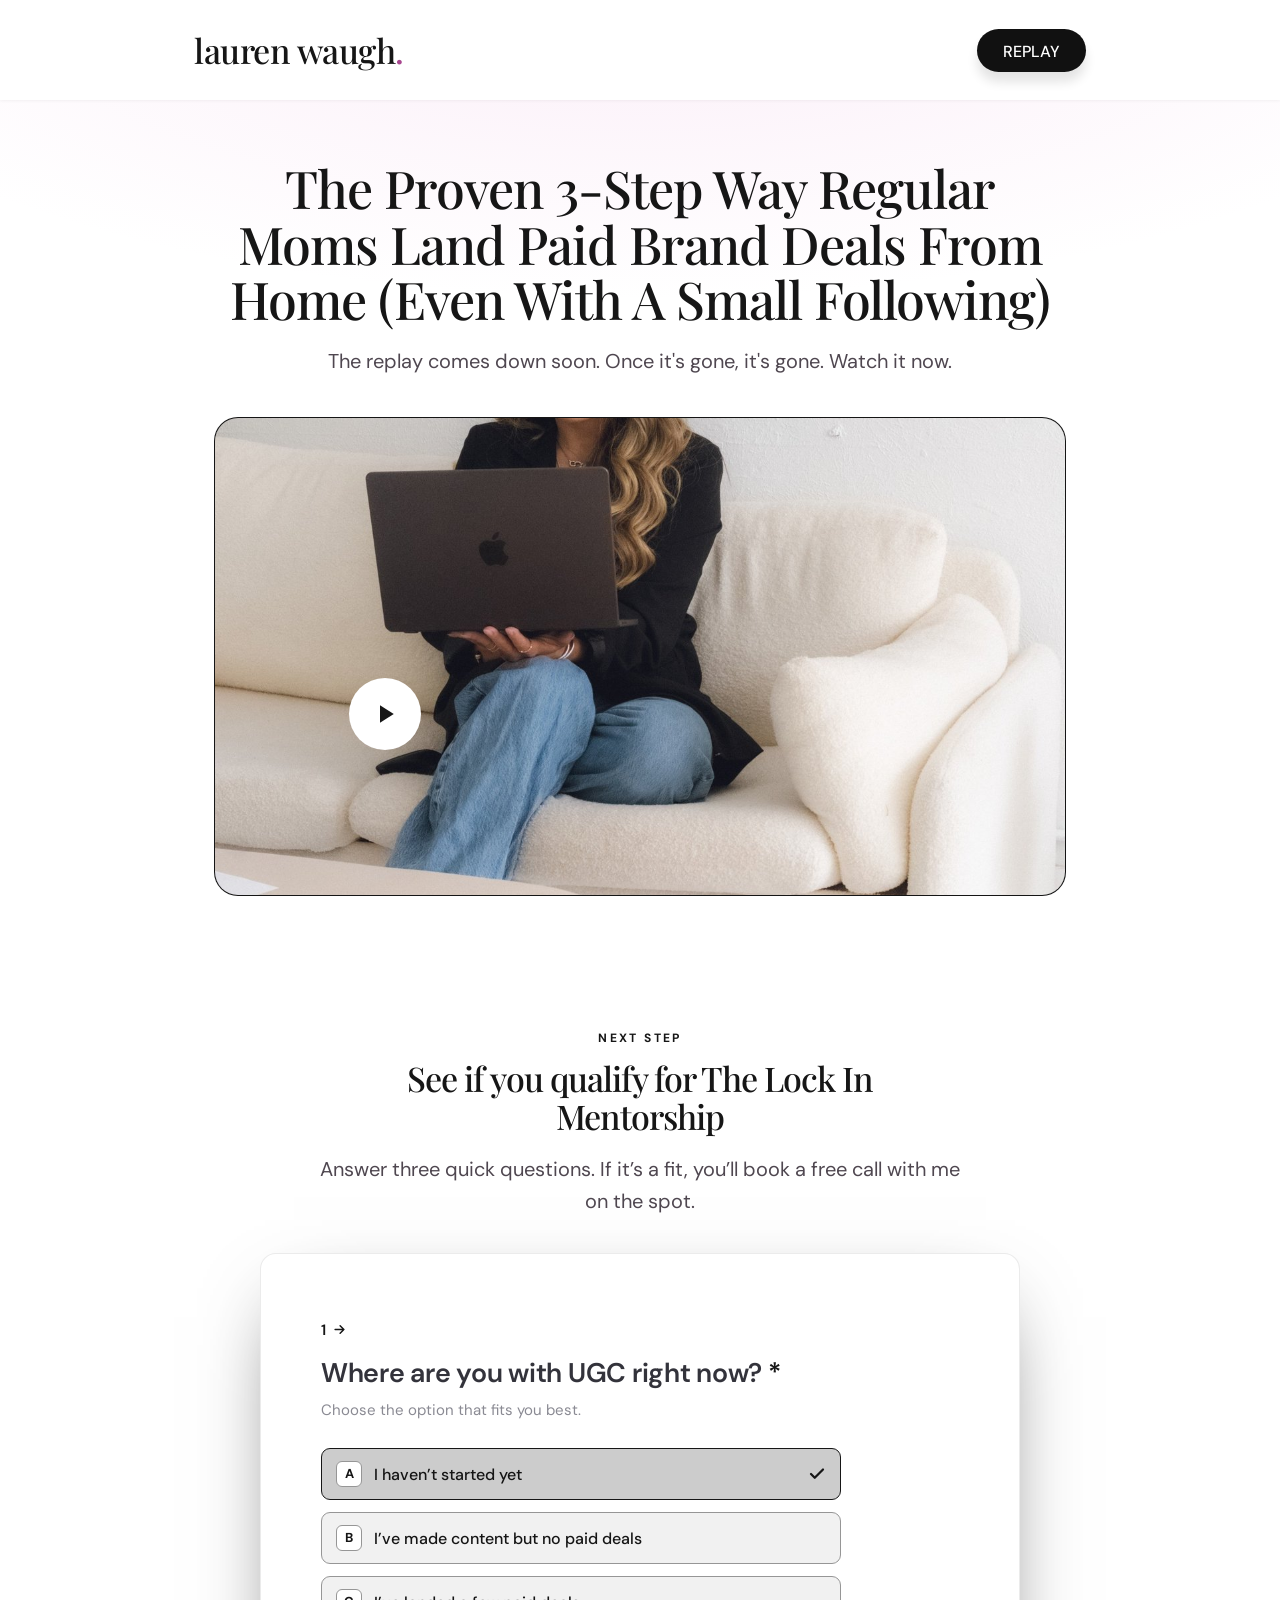
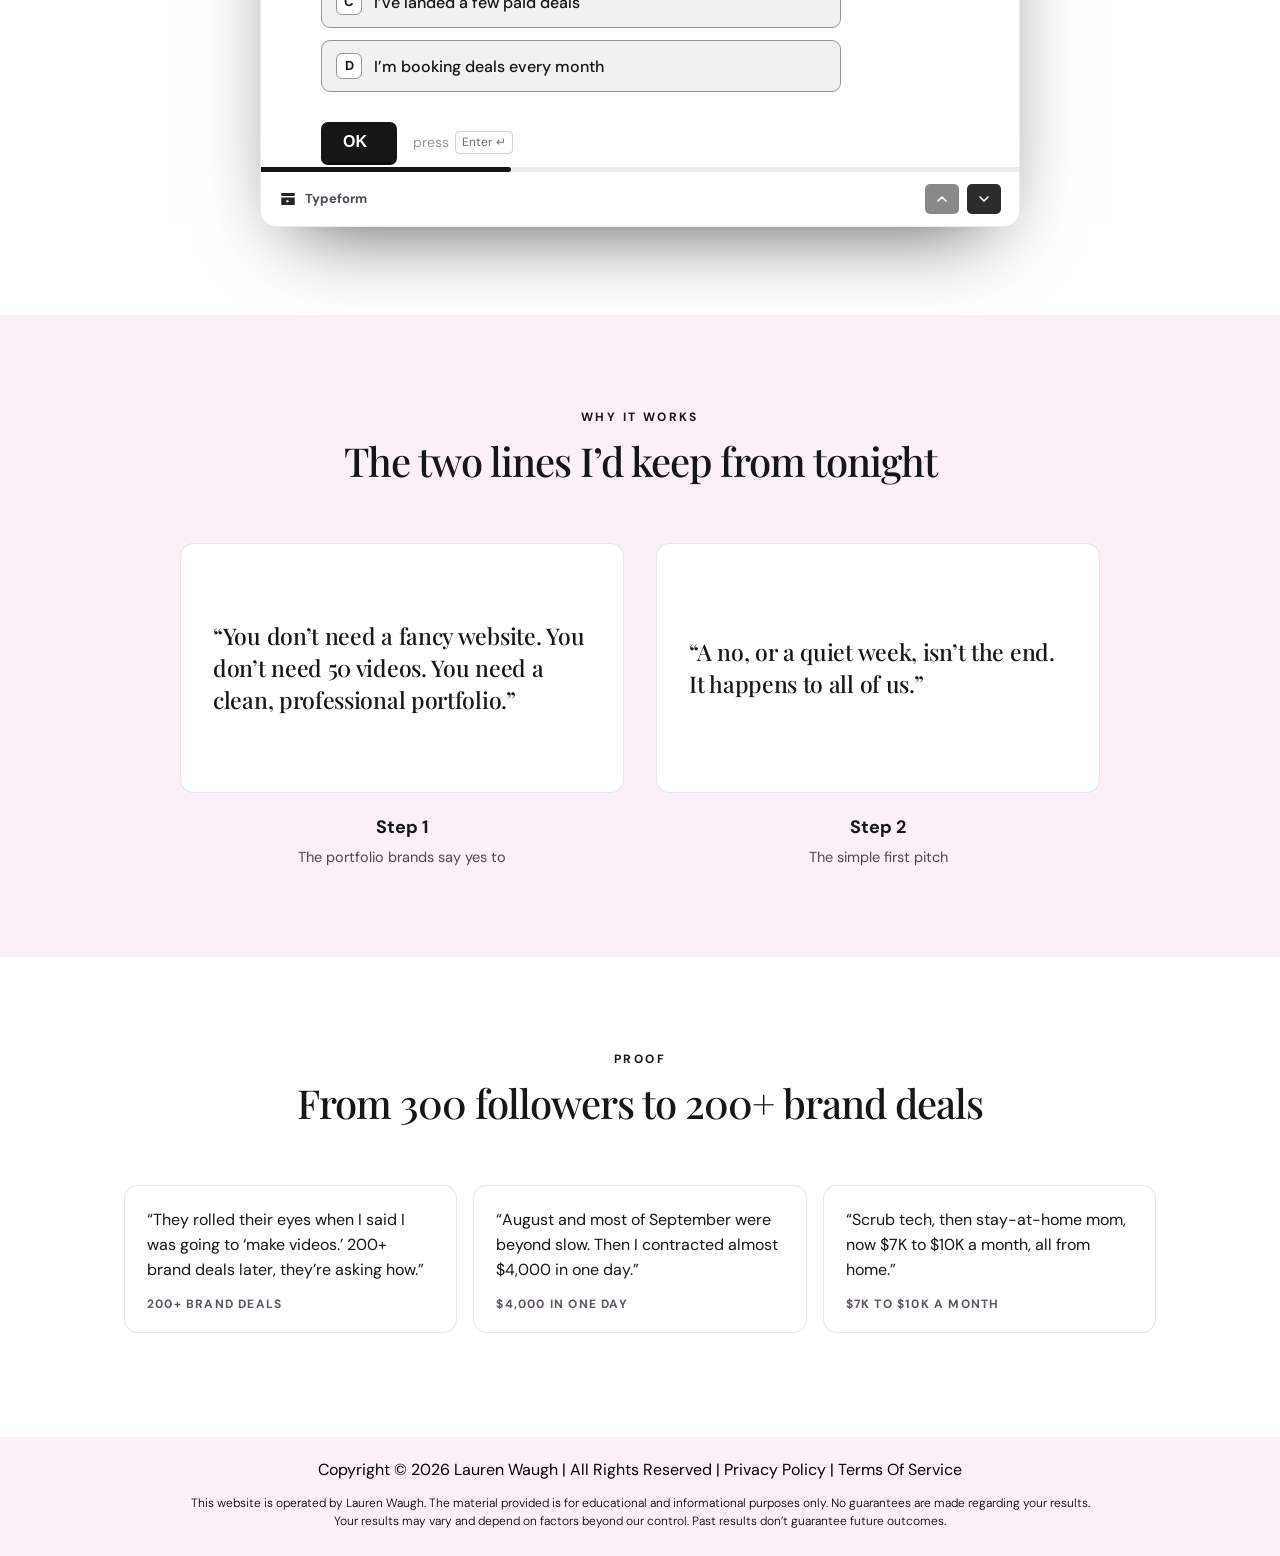
<file: replay/index.html>
<!DOCTYPE html>
<html lang="en">
<head>
<meta charset="utf-8">
<meta name="viewport" content="width=device-width, initial-scale=1, viewport-fit=cover">
<title>Replay &middot; Lauren Waugh&rsquo;s Free Live Class</title>
<meta name="description" content="Watch the replay, then apply below.">
<meta name="robots" content="noindex">
  <link rel="icon" href="../assets/img/favicon.png" type="image/png" />
  <link rel="apple-touch-icon" href="../assets/img/apple-touch-icon.png" />
<script>try{if("scrollRestoration" in history)history.scrollRestoration="manual"}catch(e){}addEventListener("load",function(){if(!location.hash)scrollTo(0,0)});</script>
<link rel="preconnect" href="https://fonts.googleapis.com">
<link rel="preconnect" href="https://fonts.gstatic.com" crossorigin>
<link href="https://fonts.googleapis.com/css2?family=Playfair+Display:ital,wght@0,500;0,600;0,700;1,500&family=DM+Sans:wght@300;400;500;600;700&display=swap" rel="stylesheet">
<link rel="stylesheet" href="../assets/funnel.css?v=1">
<style>
  @font-face{font-family:"SFD";src:url(../assets/fonts/sfpro-bold.woff2) format("woff2");font-weight:700;font-display:swap}
  @font-face{font-family:"Inter";src:url(../assets/fonts/inter-normal.woff2) format("woff2");font-weight:100 900;font-display:swap}
  :root{
    --bg:#ffffff;--surface:#ffffff;--surface-2:#fbf0f7;
    --line:rgba(14,13,13,.10);--line-soft:rgba(14,13,13,.06);
    --text:#161616;--text-2:#4f4750;--text-3:#5d5560;
    --accent:#161616;--accent-2:#e595d3;--accent-ink:#ffffff;
    --accent-soft:rgba(229,149,211,.18);--accent-glow:rgba(229,149,211,.4);
    --radius:22px;--maxw:1080px;
    --font:Inter,-apple-system,BlinkMacSystemFont,"Segoe UI",Roboto,Helvetica,Arial,sans-serif;
  }
  h1,h2,h3{font-family:SFD,"SF Pro Display",-apple-system,Inter,sans-serif}
  *{box-sizing:border-box}
  html{scroll-behavior:smooth}
  body{margin:0;background:var(--bg);color:var(--text);font-family:var(--font);
    -webkit-font-smoothing:antialiased;line-height:1.6;overflow-x:hidden}
  img{max-width:100%;display:block}
  a{color:inherit;text-decoration:none}
  .wrap{max-width:var(--maxw);margin:0 auto;padding:0 24px}
  .narrow{max-width:900px}
  h1,h2,h3{margin:0;letter-spacing:-.02em}
  h1{font-size:clamp(32px,5vw,52px);line-height:1.07;font-weight:800}
  h2{font-size:clamp(26px,4vw,40px);line-height:1.1;font-weight:800}
  .eyebrow{display:inline-block;font-size:12px;font-weight:700;letter-spacing:.2em;
    text-transform:uppercase;color:var(--accent);margin:0 0 16px}
  .lead{font-size:clamp(17px,2vw,20px);color:var(--text-2);margin:18px 0 0}
  .sec-head{text-align:center;max-width:720px;margin:0 auto 60px}
  .section{padding:88px 0;position:relative}
  .tint{background:radial-gradient(80% 120% at 50% 0%, rgba(255,255,255,.03), transparent 60%)}

  /* topbar (brand + pill = 2 elements → bar allowed) */
  .topbar{border-bottom:1px solid var(--line);background:rgba(251,247,243,.86);backdrop-filter:blur(8px)}
  .topbar .row{display:flex;align-items:center;justify-content:space-between;height:66px}
  .brand{display:inline-flex;align-items:center;gap:10px;font-weight:700;font-size:18px}
  .brand .mark{width:26px;height:26px;color:var(--accent)}
  .pill{display:inline-flex;align-items:center;gap:9px;font-size:12.5px;font-weight:700;
    letter-spacing:.08em;text-transform:uppercase;color:var(--accent);
    background:var(--accent-soft);border:1px solid color-mix(in srgb,var(--accent) 30%,transparent);
    border-radius:999px;padding:7px 15px}
  .pill .dot{width:7px;height:7px;border-radius:50%;background:var(--accent);
    box-shadow:0 0 0 4px var(--accent-soft)}

  /* hero + replay video */
  .hero{text-align:center;padding:60px 0 40px;position:relative;overflow:hidden}
  .hero::before{content:"";position:absolute;inset:0;pointer-events:none;
    background:radial-gradient(120% 70% at 50% -18%, var(--accent-soft), transparent 60%)}
  .hero .wrap{position:relative}
  .replay-frame{aspect-ratio:16/9;margin:40px auto 0;max-width:900px;border-radius:16px;
    overflow:hidden;position:relative;border:1px solid var(--line);
    background:#161616;display:grid;place-items:center}
  .vplay{width:72px;height:72px;border-radius:50%;background:rgba(255,255,255,.95);
    color:#0b0c0e;display:grid;place-items:center;box-shadow:0 14px 40px rgba(0,0,0,.55)}
  .slot-label{font-size:12px;letter-spacing:.08em;text-transform:uppercase;color:var(--text-3)}

  /* apply section */
  .apply-head{text-align:center;max-width:640px;margin:0 auto 36px}
  .apply-head h2{font-size:clamp(24px,3.4vw,34px)}

  /* =====================================================================
     TYPEFORM MOCKUP, mimics a real single-question Typeform slide
     ===================================================================== */
  .typeform{max-width:760px;margin:0 auto;background:#fff;color:#2b2b31;border-radius:16px;
    position:relative;overflow:hidden;min-height:480px;
    box-shadow:0 30px 80px -34px rgba(0,0,0,.75);border:1px solid rgba(0,0,0,.08);
    display:flex;flex-direction:column}
  .tf-slide{flex:1;display:none;flex-direction:column;justify-content:center;
    padding:64px 60px;max-width:640px}
  .tf-slide.active{display:flex;animation:tfIn .38s cubic-bezier(.22,.61,.36,1)}
  @keyframes tfIn{from{opacity:0;transform:translateY(10px)}to{opacity:1;transform:none}}
  /* completion state */
  .tf-done{flex:1;display:none;flex-direction:column;align-items:center;justify-content:center;
    text-align:center;padding:64px 60px}
  .tf-done.active{display:flex;animation:tfIn .5s cubic-bezier(.22,.61,.36,1)}
  .tf-done .chk{width:66px;height:66px;border-radius:50%;margin-bottom:22px;display:grid;
    place-items:center;background:color-mix(in srgb,var(--accent) 15%,#fff);color:var(--accent)}
  .tf-done .chk svg{width:33px;height:33px}
  .tf-done h3{font-size:26px;font-weight:600;color:#33333b;letter-spacing:-.01em;line-height:1.25}
  .tf-done p{font-size:16px;color:#8a8a93;margin:10px 0 0}
  .tf-qnum{display:inline-flex;align-items:center;gap:6px;color:var(--accent);
    font-size:15px;font-weight:600;margin-bottom:14px}
  .tf-qnum svg{width:15px;height:15px}
  .tf-q{font-size:27px;font-weight:600;line-height:1.28;color:#33333b;letter-spacing:-.01em}
  .tf-q .req{color:var(--accent)}
  .tf-desc{font-size:15px;color:#8a8a93;margin-top:8px}
  .tf-opts{margin-top:26px;display:flex;flex-direction:column;gap:12px}
  .tf-opt{display:flex;align-items:center;gap:12px;padding:12px 14px;cursor:pointer;
    border:1.5px solid color-mix(in srgb,var(--accent) 45%,#fff);border-radius:9px;
    background:color-mix(in srgb,var(--accent) 6%,#fff);
    color:color-mix(in srgb,var(--accent) 88%,#111);font-size:16px;font-weight:500;
    transition:background .15s ease,border-color .15s ease}
  .tf-opt:hover{background:color-mix(in srgb,var(--accent) 14%,#fff)}
  .tf-opt.sel{background:color-mix(in srgb,var(--accent) 22%,#fff);border-color:var(--accent)}
  .tf-key{flex:none;width:26px;height:26px;border-radius:6px;display:grid;place-items:center;
    border:1.5px solid color-mix(in srgb,var(--accent) 45%,#fff);font-size:13px;font-weight:700;
    color:color-mix(in srgb,var(--accent) 88%,#111);background:#fff}
  .tf-opt .tick{margin-left:auto;width:18px;height:18px;color:var(--accent);opacity:0}
  .tf-opt.sel .tick{opacity:1}
  .tf-actions{display:flex;align-items:center;gap:16px;margin-top:30px}
  .tf-ok{display:inline-flex;align-items:center;gap:8px;background:var(--accent);color:#fff;
    font-weight:700;font-size:16px;border:none;border-radius:7px;padding:11px 22px;cursor:pointer;
    box-shadow:0 3px 0 color-mix(in srgb,var(--accent) 60%,#000)}
  .tf-ok:hover{filter:brightness(1.04)}
  .tf-hint{font-size:14px;color:#9a9aa2;display:flex;align-items:center;gap:6px}
  .tf-hint kbd{display:inline-flex;align-items:center;gap:4px;border:1px solid #d3d3d8;
    border-radius:4px;padding:1px 6px;font-size:12px;font-family:inherit;color:#6b6b73}
  /* progress + nav */
  .tf-bottom{position:absolute;left:0;right:0;bottom:0}
  .tf-progress{height:5px;background:#ececf0}
  .tf-progress i{display:block;height:100%;width:20%;background:var(--accent);
    border-radius:0 3px 3px 0;transition:width .3s ease}
  .tf-brandbar{display:flex;align-items:center;justify-content:space-between;padding:12px 18px}
  .tf-brand{display:flex;align-items:center;gap:8px;font-size:13px;font-weight:700;color:#4a4a52}
  .tf-brand svg{width:18px;height:18px}
  .tf-nav{display:flex;gap:8px}
  .tf-nav button{width:34px;height:30px;border:none;background:var(--accent);color:#fff;
    border-radius:5px;display:grid;place-items:center;cursor:pointer;opacity:.9}
  .tf-nav button:first-child{opacity:.5}
  .tf-nav svg{width:16px;height:16px}

  /* routing connector */
  .route-note{display:flex;align-items:center;justify-content:center;gap:12px;
    margin:26px auto;max-width:760px;color:var(--text-3);font-size:13px;
    letter-spacing:.06em;text-transform:uppercase;font-weight:600}
  .route-note::before,.route-note::after{content:"";flex:1;height:1px;
    background:linear-gradient(90deg,transparent,var(--line),transparent)}

  /* =====================================================================
     CALENDLY MOCKUP, mimics a real Calendly booking embed
     ===================================================================== */
  .calendly{max-width:900px;margin:0 auto;background:#fff;color:#0a2540;border-radius:14px;
    overflow:hidden;border:1px solid rgba(0,0,0,.1);box-shadow:0 30px 80px -34px rgba(0,0,0,.75);
    display:grid;grid-template-columns:280px 1fr 210px;min-height:440px;font-size:14px}
  .cy-info{padding:26px 24px;border-right:1px solid #eef0f2}
  .cy-host{display:flex;align-items:center;gap:10px;margin-bottom:18px}
  .cy-host .av{width:34px;height:34px;border-radius:50%;background:#e6ecf5;overflow:hidden;
    display:grid;place-items:center;font-weight:700;color:#0a2540;font-size:14px}
  .cy-host .av img{width:100%;height:100%;object-fit:cover}
  .cy-hostname{font-size:14px;color:#6b7785;font-weight:600}
  .cy-title{font-size:22px;font-weight:700;color:#1a1a1a;line-height:1.2;margin:2px 0 18px}
  .cy-meta{display:flex;flex-direction:column;gap:12px;color:#4a5561;font-size:14.5px}
  .cy-meta div{display:flex;align-items:flex-start;gap:10px}
  .cy-meta svg{width:19px;height:19px;flex:none;color:#4a5561;margin-top:1px}
  .cy-desc{margin-top:22px;font-size:13.5px;color:#6b7785;line-height:1.5}
  /* calendar */
  .cy-cal{padding:26px 26px 20px}
  .cy-cal h4{margin:0 0 18px;font-size:17px;font-weight:700;color:#1a1a1a}
  .cy-month{display:flex;align-items:center;justify-content:space-between;margin-bottom:14px}
  .cy-month b{font-size:15px;font-weight:700;color:#1a1a1a}
  .cy-month .nav{display:flex;gap:6px}
  .cy-month .nav button{width:30px;height:30px;border:none;background:transparent;border-radius:50%;
    color:#006BFF;cursor:pointer;display:grid;place-items:center}
  .cy-month .nav button:hover{background:#eef4ff}
  .cy-month .nav svg{width:16px;height:16px}
  .cy-dow{display:grid;grid-template-columns:repeat(7,1fr);gap:4px;margin-bottom:6px}
  .cy-dow span{text-align:center;font-size:11px;font-weight:700;color:#8b98a5;letter-spacing:.02em}
  .cy-grid{display:grid;grid-template-columns:repeat(7,1fr);gap:4px}
  .cy-day{aspect-ratio:1;display:grid;place-items:center;font-size:14px;border-radius:50%;
    color:#c5ccd3;font-weight:600}
  .cy-day.av{color:#006BFF;background:#eef4ff;cursor:pointer;font-weight:700}
  .cy-day.av:hover{background:#dbe8ff}
  .cy-day.sel{background:#006BFF;color:#fff}
  /* times */
  .cy-times{padding:26px 20px;border-left:1px solid #eef0f2;display:flex;flex-direction:column}
  .cy-times .lab{font-size:14px;font-weight:700;color:#1a1a1a;margin-bottom:4px}
  .cy-times .fmt{font-size:12.5px;color:#8b98a5;margin-bottom:14px}
  .cy-slot{border:1.5px solid #d3dce4;color:#006BFF;font-weight:700;text-align:center;
    padding:11px;border-radius:8px;margin-bottom:10px;cursor:pointer;font-size:14.5px;background:#fff}
  .cy-slot:hover{border-color:#006BFF}
  .cy-foot{grid-column:1/-1;border-top:1px solid #eef0f2;display:flex;align-items:center;
    justify-content:flex-end;padding:10px 22px}
  .cy-brand{display:flex;align-items:center;gap:7px;font-size:12px;color:#6b7785;font-weight:600}
  .cy-brand svg{width:18px;height:18px}
  .cy-slot.sel{border-color:#006BFF;background:#eef4ff;color:#0057cc}
  .cy-confirm{margin-top:auto;background:#006BFF;color:#fff;font-weight:700;border:none;
    border-radius:8px;padding:12px;cursor:pointer;font-size:15px;opacity:0;pointer-events:none;
    transform:translateY(4px);transition:opacity .22s ease,transform .22s ease}
  .cy-confirm.on{opacity:1;pointer-events:auto;transform:none}
  .cy-confirm:hover{background:#0057cc}
  /* booked confirmation state (replaces the picker on confirm) */
  .cy-booked{display:none;grid-column:1/-1;flex-direction:column;align-items:center;
    justify-content:center;text-align:center;padding:60px 30px;min-height:440px}
  .calendly.booked .cy-info,.calendly.booked .cy-cal,.calendly.booked .cy-times{display:none}
  .calendly.booked .cy-booked{display:flex;animation:tfIn .45s cubic-bezier(.22,.61,.36,1)}
  .cy-check{width:62px;height:62px;border-radius:50%;background:#e7f0ff;color:#006BFF;
    display:grid;place-items:center;margin-bottom:20px}
  .cy-check svg{width:31px;height:31px}
  .cy-booked h3{font-size:24px;color:#1a1a1a;font-weight:700}
  .cy-booked p{color:#4a5561;margin:11px 0 22px;font-size:15px}
  .cy-booked p b{color:#1a1a1a}
  .cy-addcal{display:inline-flex;background:#006BFF;color:#fff;font-weight:700;
    padding:11px 24px;border-radius:8px;font-size:14.5px}
  .cy-addcal:hover{background:#0057cc}

  /* booking step, hidden until the application is completed */
  .booking{margin-top:72px}
  .booking[hidden]{display:none}
  .booking.reveal{animation:revealUp .55s cubic-bezier(.22,.61,.36,1)}
  @keyframes revealUp{from{opacity:0;transform:translateY(22px)}to{opacity:1;transform:none}}
  .booking-head{text-align:center;max-width:560px;margin:0 auto 34px}
  .booking-head h3{font-size:clamp(22px,3vw,30px);font-weight:800;letter-spacing:-.02em}
  .booking-head p{font-size:16px;color:var(--text-2);margin:12px 0 0}

  @media(prefers-reduced-motion:reduce){
    *{animation:none!important}
    html{scroll-behavior:auto}
    .cy-confirm{transition:none}
  }

  /* video testimonials + proof (shared) */
  .vgrid{display:grid;grid-template-columns:repeat(2,1fr);gap:32px;max-width:920px;margin:0 auto}
  .vcard{text-align:center}
  .vframe{aspect-ratio:16/9;border-radius:14px;overflow:hidden;position:relative;
    background:linear-gradient(160deg,#0f1216,#0a0b0d);border:1px solid var(--line);
    display:grid;place-items:center}
  .vframe .vplay{width:60px;height:60px}
  .vname{font-size:18px;font-weight:700;margin:20px 0 4px}
  .vdesc{font-size:14.5px;color:var(--text-2);margin:0 auto;max-width:34ch}
  .proof-grid{display:grid;grid-template-columns:repeat(4,1fr);gap:16px}
  .shot{aspect-ratio:4/3;border-radius:12px;background:var(--surface);border:1px solid var(--line);
    display:grid;place-items:center}

  /* footer */
  .foot{border-top:1px solid var(--line);background:var(--surface);
    display:flex;align-items:center;justify-content:center;padding:13px 0}
  .foot .brand{font-size:17px}.foot .mark{width:24px;height:24px}

  @media(max-width:860px){
    .typeform{min-height:auto}.tf-slide{padding:44px 30px}
    .calendly{grid-template-columns:1fr}
    .cy-info,.cy-times{border-right:none;border-left:none;border-bottom:1px solid #eef0f2}
    .vgrid{grid-template-columns:1fr}.proof-grid{grid-template-columns:repeat(2,1fr)}
  }

  /* quote cards in place of student videos */
  .shot{aspect-ratio:437/630!important}
  .shot img{width:100%;height:100%;object-fit:cover;object-position:top}
  .vquote{display:flex;align-items:center;justify-content:center;padding:28px 32px;text-align:left;background:linear-gradient(160deg,var(--surface-2),var(--surface))!important}
  .vquote p{margin:0;font:700 clamp(17px,2vw,21px)/1.4 SFD,Inter,sans-serif;color:var(--text)}
  .wall{columns:3 280px;column-gap:16px}
  .wq{break-inside:avoid;margin:0 0 16px;background:var(--surface);border:1px solid var(--line);border-radius:14px;padding:22px 22px 18px}
  .wq blockquote{margin:0;font-size:16px;line-height:1.55;color:var(--text)}
  .wq figcaption{margin-top:12px;font-size:12px;font-weight:700;letter-spacing:.1em;text-transform:uppercase;color:var(--text-3)}

  /* matches the register page: light cream, same cards and type */
  body{background:var(--bg)!important;color:var(--text)}
  h1,h2,h3{font-family:var(--display)!important;font-weight:700!important;letter-spacing:-.025em}
  .tint{background:linear-gradient(180deg,var(--bg),#fbf0f7)!important}
  .step,.prep,.typeform-shell{box-shadow:0 30px 60px -40px rgba(60,20,20,.25)}
  .step{background:#fff!important;border:1px solid var(--line)!important;border-radius:24px!important}
  .step-n{background:var(--accent)!important;color:#fff!important}
  .cal-btn{background:#fff!important;color:var(--text)!important;border:1px solid var(--line)!important;border-radius:999px!important}
  .vplay{background:#fff!important;color:var(--accent)!important;box-shadow:none!important}
  .prep-play{color:var(--accent)!important}
  .vquote{background:#fff!important;border:1px solid var(--line)}
  .wq{background:#fff!important}
  .replay-frame{border-radius:24px!important;box-shadow:none}
  .pill-eb{margin-bottom:16px}

  /* same look as the register page: "Playfair Display" headings, "DM Sans" text */
  :root{--display:"Playfair Display",system-ui,sans-serif;--sans:"DM Sans",-apple-system,Helvetica,Arial,sans-serif;--font:"DM Sans",-apple-system,Helvetica,Arial,sans-serif;--nude:#f3f1ea}
  body{background:#fff!important;font-family:var(--sans)!important}
  h1,h2,h3{font-family:var(--display)!important;font-weight:500!important;letter-spacing:-1px!important;color:var(--ink)}
  h1 em,h2 em{font-style:italic;font-weight:600}
  .tint{background:var(--cream,#fbf0f7)!important}
  .jd-head{background:#fff!important;backdrop-filter:none!important;-webkit-backdrop-filter:none!important;border:0!important;box-shadow:0 1px 3px rgba(0,0,0,.05)}
  .jd-head .row{height:100px;max-width:940px}
  .jd-head .logo{font:500 34px/1 var(--display);letter-spacing:-.5px}
  .jd-pill{display:inline-flex;align-items:center;border-radius:50px;background:#111;color:#fff;font:500 16px/1 var(--sans);text-transform:uppercase;padding:15px 26px 12px;box-shadow:0 10px 11px rgba(0,0,0,.11)}
  .cta{background:none!important;border:0!important;padding:0!important}
  .cta span{background:#e595d3!important;font:500 18px/1 var(--sans)!important;letter-spacing:0!important;padding:16px 30px 13px!important;box-shadow:0 10px 11px rgba(0,0,0,.11)!important}
  .cta span::after{display:none!important}
  .step-n{font-family:var(--sans)!important}
  .jd-foot{background:#fbf0f7;text-align:center;padding:22px 20px 26px;color:#000}
  .jd-foot p{margin:0 auto;max-width:900px}
  .jd-foot .c1{margin-bottom:14px;font:400 16px/1.4 var(--sans)}
  .jd-foot .c2{font:300 12px/1.45 var(--sans)}
  @media(max-width:640px){.jd-head .row{height:64px}.jd-head .logo{font-size:28px}.jd-pill{font-size:13px;padding:12px 16px 10px}}
  .vquote p{font-family:var(--display)!important;font-weight:500!important;font-size:clamp(19px,2.2vw,23px)!important;letter-spacing:-.3px}
</style>
</head>
<body>

<header class="jd-head">
  <div class="wrap row">
    <span class="logo">lauren waugh<i>.</i></span>
    <span class="jd-pill">Replay</span>
  </div>
</header>

  <!-- ============ HERO + REPLAY VIDEO ============ -->
  <section class="hero">
    <div class="wrap narrow">
      <h1>The Proven 3-Step Way Regular Moms Land Paid Brand Deals From Home (Even With A Small Following)</h1>
      <p class="lead">The replay comes down soon. Once it's gone, it's gone. Watch it now.</p>
      <div class="replay-frame">
        <img src="../assets/img/replay-poster.jpg?v=1" alt="Replay: Lauren&rsquo;s free live class" style="position:absolute;inset:0;width:100%;height:100%;object-fit:cover"><span class="vplay" style="position:absolute;left:20%;top:62%;transform:translate(-50%,-50%)"><svg width="30" height="30" viewBox="0 0 24 24" fill="currentColor"><path d="M8 5v14l11-7z"/></svg></span>
        
      </div>
    </div>
  </section>

  <!-- ============ APPLICATION (Typeform → Calendly) ============ -->
  <section class="section" id="apply">
    <div class="wrap">
      <div class="apply-head">
        <span class="eyebrow">Next step</span>
        <h2>See if you qualify for The Lock In Mentorship</h2>
        <p class="lead">Answer three quick questions. If it&rsquo;s a fit, you&rsquo;ll book a free call with me on the spot.</p>
      </div>

      <!-- TYPEFORM MOCKUP, real multi-step behaviour; reveals Calendly on completion -->
      <div class="typeform" id="typeform" role="group" aria-label="Application form">

        <!-- Q1 -->
        <div class="tf-slide active" data-step="1">
          <span class="tf-qnum">
            1
            <svg viewBox="0 0 24 24" fill="none" stroke="currentColor" stroke-width="2.4" stroke-linecap="round" stroke-linejoin="round"><path d="M5 12h14M13 6l6 6-6 6"/></svg>
          </span>
          <div class="tf-q">Where are you with UGC right now? <span class="req">*</span></div>
          <div class="tf-desc">Choose the option that fits you best.</div>
          <div class="tf-opts">
            <label class="tf-opt sel"><span class="tf-key">A</span> I haven&rsquo;t started yet
              <svg class="tick" viewBox="0 0 24 24" fill="none" stroke="currentColor" stroke-width="3" stroke-linecap="round" stroke-linejoin="round"><path d="M20 6L9 17l-5-5"/></svg></label>
            <label class="tf-opt"><span class="tf-key">B</span> I&rsquo;ve made content but no paid deals
              <svg class="tick" viewBox="0 0 24 24" fill="none" stroke="currentColor" stroke-width="3" stroke-linecap="round" stroke-linejoin="round"><path d="M20 6L9 17l-5-5"/></svg></label>
            <label class="tf-opt"><span class="tf-key">C</span> I&rsquo;ve landed a few paid deals
              <svg class="tick" viewBox="0 0 24 24" fill="none" stroke="currentColor" stroke-width="3" stroke-linecap="round" stroke-linejoin="round"><path d="M20 6L9 17l-5-5"/></svg></label>
            <label class="tf-opt"><span class="tf-key">D</span> I&rsquo;m booking deals every month
              <svg class="tick" viewBox="0 0 24 24" fill="none" stroke="currentColor" stroke-width="3" stroke-linecap="round" stroke-linejoin="round"><path d="M20 6L9 17l-5-5"/></svg></label>
          </div>
          <div class="tf-actions">
            <button class="tf-ok" type="button">OK
              <svg viewBox="0 0 24 24" fill="none" stroke="currentColor" stroke-width="2.4" stroke-linecap="round" stroke-linejoin="round"><path d="M20 6L9 17l-5-5"/></svg>
            </button>
            <span class="tf-hint">press <kbd>Enter ↵</kbd></span>
          </div>
        </div>

        <!-- Q2 -->
        <div class="tf-slide" data-step="2">
          <span class="tf-qnum">
            2
            <svg viewBox="0 0 24 24" fill="none" stroke="currentColor" stroke-width="2.4" stroke-linecap="round" stroke-linejoin="round"><path d="M5 12h14M13 6l6 6-6 6"/></svg>
          </span>
          <div class="tf-q">What would you like UGC to bring in each month? <span class="req">*</span></div>
          <div class="tf-desc">Pick the closest goal.</div>
          <div class="tf-opts">
            <label class="tf-opt sel"><span class="tf-key">A</span> Up to $1,000
              <svg class="tick" viewBox="0 0 24 24" fill="none" stroke="currentColor" stroke-width="3" stroke-linecap="round" stroke-linejoin="round"><path d="M20 6L9 17l-5-5"/></svg></label>
            <label class="tf-opt"><span class="tf-key">B</span> $1,000 to $3,000
              <svg class="tick" viewBox="0 0 24 24" fill="none" stroke="currentColor" stroke-width="3" stroke-linecap="round" stroke-linejoin="round"><path d="M20 6L9 17l-5-5"/></svg></label>
            <label class="tf-opt"><span class="tf-key">C</span> $3,000 to $7,000
              <svg class="tick" viewBox="0 0 24 24" fill="none" stroke="currentColor" stroke-width="3" stroke-linecap="round" stroke-linejoin="round"><path d="M20 6L9 17l-5-5"/></svg></label>
            <label class="tf-opt"><span class="tf-key">D</span> $7,000 or more
              <svg class="tick" viewBox="0 0 24 24" fill="none" stroke="currentColor" stroke-width="3" stroke-linecap="round" stroke-linejoin="round"><path d="M20 6L9 17l-5-5"/></svg></label>
          </div>
          <div class="tf-actions">
            <button class="tf-ok" type="button">OK
              <svg viewBox="0 0 24 24" fill="none" stroke="currentColor" stroke-width="2.4" stroke-linecap="round" stroke-linejoin="round"><path d="M20 6L9 17l-5-5"/></svg>
            </button>
            <span class="tf-hint">press <kbd>Enter ↵</kbd></span>
          </div>
        </div>

        <!-- Q3 -->
        <div class="tf-slide" data-step="3">
          <span class="tf-qnum">
            3
            <svg viewBox="0 0 24 24" fill="none" stroke="currentColor" stroke-width="2.4" stroke-linecap="round" stroke-linejoin="round"><path d="M5 12h14M13 6l6 6-6 6"/></svg>
          </span>
          <div class="tf-q">How soon do you want to start? <span class="req">*</span></div>
          <div class="tf-desc">Be honest, it helps us prep for your call.</div>
          <div class="tf-opts">
            <label class="tf-opt sel"><span class="tf-key">A</span> Right away
              <svg class="tick" viewBox="0 0 24 24" fill="none" stroke="currentColor" stroke-width="3" stroke-linecap="round" stroke-linejoin="round"><path d="M20 6L9 17l-5-5"/></svg></label>
            <label class="tf-opt"><span class="tf-key">B</span> In the next month
              <svg class="tick" viewBox="0 0 24 24" fill="none" stroke="currentColor" stroke-width="3" stroke-linecap="round" stroke-linejoin="round"><path d="M20 6L9 17l-5-5"/></svg></label>
            <label class="tf-opt"><span class="tf-key">C</span> In the next 3 months
              <svg class="tick" viewBox="0 0 24 24" fill="none" stroke="currentColor" stroke-width="3" stroke-linecap="round" stroke-linejoin="round"><path d="M20 6L9 17l-5-5"/></svg></label>
            <label class="tf-opt"><span class="tf-key">D</span> I&rsquo;m just looking for now
              <svg class="tick" viewBox="0 0 24 24" fill="none" stroke="currentColor" stroke-width="3" stroke-linecap="round" stroke-linejoin="round"><path d="M20 6L9 17l-5-5"/></svg></label>
          </div>
          <div class="tf-actions">
            <button class="tf-ok" type="button">Submit
              <svg viewBox="0 0 24 24" fill="none" stroke="currentColor" stroke-width="2.4" stroke-linecap="round" stroke-linejoin="round"><path d="M20 6L9 17l-5-5"/></svg>
            </button>
            <span class="tf-hint">press <kbd>Enter ↵</kbd></span>
          </div>
        </div>

        <!-- completion beat -->
        <div class="tf-done" id="tfDone" aria-live="polite">
          <span class="chk"><svg viewBox="0 0 24 24" fill="none" stroke="currentColor" stroke-width="3" stroke-linecap="round" stroke-linejoin="round"><path d="M20 6L9 17l-5-5"/></svg></span>
          <h3>Thanks, one last step: pick a time</h3>
          <p>Your booking calendar is opening below.</p>
        </div>

        <div class="tf-bottom">
          <div class="tf-progress"><i id="tfBar"></i></div>
          <div class="tf-brandbar">
            <span class="tf-brand">
              <svg viewBox="0 0 24 24" fill="#262627" aria-hidden="true"><path d="M4 4h16a1 1 0 0 1 1 1v3H3V5a1 1 0 0 1 1-1zm-1 6h18v9a1 1 0 0 1-1 1H4a1 1 0 0 1-1-1v-9zm7 3v4l4-2z"/></svg>
              Typeform
            </span>
            <div class="tf-nav">
              <button type="button" aria-label="Previous" id="tfPrev"><svg viewBox="0 0 24 24" fill="none" stroke="currentColor" stroke-width="2.4" stroke-linecap="round" stroke-linejoin="round"><path d="M18 15l-6-6-6 6"/></svg></button>
              <button type="button" aria-label="Next" id="tfNext"><svg viewBox="0 0 24 24" fill="none" stroke="currentColor" stroke-width="2.4" stroke-linecap="round" stroke-linejoin="round"><path d="M6 9l6 6 6-6"/></svg></button>
            </div>
          </div>
        </div>
      </div>

      <!-- BOOKING STEP, hidden until the Typeform is completed -->
      <div class="booking" id="booking" hidden>
        <div class="booking-head">
          <span class="eyebrow">You're in, last step</span>
          <h3>Grab your call time</h3>
          <p>Pick a day and time that works. On this call we map out your next 90 days and see if the mentorship is a fit.</p>
        </div>

        <!-- CALENDLY MOCKUP (the booking step the Typeform hands off to) -->
        <div class="calendly" id="calendly">
        <div class="cy-info">
          <div class="cy-host">
            <span class="av"><img src="../assets/img/pfp.jpg" alt="" onerror="this.style.display='none';this.parentNode.textContent='L'"></span>
            <span class="cy-hostname">Lauren Waugh</span>
          </div>
          <div class="cy-title">Lock In Call</div>
          <div class="cy-meta">
            <div>
              <svg viewBox="0 0 24 24" fill="none" stroke="currentColor" stroke-width="1.8"><circle cx="12" cy="12" r="9"/><path d="M12 7v5l3 2"/></svg>
              30 min
            </div>
            <div>
              <svg viewBox="0 0 24 24" fill="none" stroke="currentColor" stroke-width="1.8" stroke-linejoin="round"><path d="M15 10l5-3v10l-5-3z"/><rect x="3" y="6" width="12" height="12" rx="2"/></svg>
              Web conferencing details provided upon confirmation.
            </div>
          </div>
          <p class="cy-desc">A short call to map out your next 90 days in UGC, and see if we&rsquo;re a fit to work together.</p>
        </div>

        <div class="cy-cal">
          <h4>Select a Date &amp; Time</h4>
          <div class="cy-month">
            <b>November 2026</b>
            <div class="nav">
              <button aria-label="Previous month"><svg viewBox="0 0 24 24" fill="none" stroke="currentColor" stroke-width="2.2" stroke-linecap="round" stroke-linejoin="round"><path d="M15 18l-6-6 6-6"/></svg></button>
              <button aria-label="Next month"><svg viewBox="0 0 24 24" fill="none" stroke="currentColor" stroke-width="2.2" stroke-linecap="round" stroke-linejoin="round"><path d="M9 18l6-6-6-6"/></svg></button>
            </div>
          </div>
          <div class="cy-dow"><span>SUN</span><span>MON</span><span>TUE</span><span>WED</span><span>THU</span><span>FRI</span><span>SAT</span></div>
          <div class="cy-grid">
            <span class="cy-day">1</span><span class="cy-day av">2</span><span class="cy-day av">3</span><span class="cy-day av">4</span><span class="cy-day sel">5</span><span class="cy-day av">6</span><span class="cy-day">7</span>
            <span class="cy-day">8</span><span class="cy-day av">9</span><span class="cy-day av">10</span><span class="cy-day av">11</span><span class="cy-day av">12</span><span class="cy-day av">13</span><span class="cy-day">14</span>
            <span class="cy-day">15</span><span class="cy-day av">16</span><span class="cy-day av">17</span><span class="cy-day av">18</span><span class="cy-day av">19</span><span class="cy-day av">20</span><span class="cy-day">21</span>
            <span class="cy-day">22</span><span class="cy-day av">23</span><span class="cy-day av">24</span><span class="cy-day av">25</span><span class="cy-day av">26</span><span class="cy-day av">27</span><span class="cy-day">28</span>
            <span class="cy-day">29</span><span class="cy-day av">30</span>
          </div>
        </div>

        <div class="cy-times">
          <div class="lab cy-lab">Thursday, November 5</div>
          <div class="fmt">
            <svg viewBox="0 0 24 24" width="12" height="12" style="display:inline;vertical-align:-1px;margin-right:3px" fill="none" stroke="currentColor" stroke-width="2"><circle cx="12" cy="12" r="9"/></svg>
            12h &nbsp;·&nbsp; Central Time
          </div>
          <div class="cy-slot">9:00am</div>
          <div class="cy-slot">9:30am</div>
          <div class="cy-slot">10:00am</div>
          <div class="cy-slot">1:00pm</div>
          <div class="cy-slot">2:30pm</div>
          <button class="cy-confirm" id="cyConfirm" type="button">Confirm</button>
        </div>

        <!-- confirmation state (shown after Confirm) -->
        <div class="cy-booked" id="cyBooked" aria-live="polite">
          <span class="cy-check"><svg viewBox="0 0 24 24" fill="none" stroke="currentColor" stroke-width="3" stroke-linecap="round" stroke-linejoin="round"><path d="M20 6L9 17l-5-5"/></svg></span>
          <h3>You're booked</h3>
          <p>Lock In Call · <b id="cyWhen">Thursday, November 5 · 9:00am</b><br>A calendar invite with the meeting link is on its way.</p>
          <a class="cy-addcal" href="https://calendly.com/nikola-monetisebetter/discovery">Add to calendar</a>
        </div>

        <div class="cy-foot">
          <span class="cy-brand">
            <svg viewBox="0 0 24 24" fill="#006BFF" aria-hidden="true"><path d="M12 2a10 10 0 1 0 0 20 10 10 0 0 0 0-20zm0 4.2c1.7 0 3.2.8 4.1 2.1l-2 1.2A2.9 2.9 0 0 0 12 8.4a3.6 3.6 0 0 0 0 7.2c.9 0 1.7-.4 2.2-1l2 1.2A5 5 0 1 1 12 6.2z"/></svg>
            Calendly
          </span>
        </div>
        </div>
      </div>
    </div>
  </section>

  <!-- ============ LAUREN'S OWN WORDS (2-up) ============ -->
  <section class="section tint">
    <div class="wrap">
      <div class="sec-head">
        <span class="eyebrow">Why it works</span>
        <h2>The two lines I&rsquo;d keep from tonight</h2>
      </div>
      <div class="vgrid">
        <article class="vcard">
          <div class="vframe vquote"><p>&ldquo;You don&rsquo;t need a fancy website. You don&rsquo;t need 50 videos. You need a clean, professional portfolio.&rdquo;</p></div>
          <div class="vname">Step 1</div>
          <p class="vdesc">The portfolio brands say yes to</p>
        </article>
        <article class="vcard">
          <div class="vframe vquote"><p>&ldquo;A no, or a quiet week, isn&rsquo;t the end. It happens to all of us.&rdquo;</p></div>
          <div class="vname">Step 2</div>
          <p class="vdesc">The simple first pitch</p>
        </article>
      </div>
    </div>
  </section>

  <!-- ============ LAUREN'S RESULTS ============ -->
  <section class="section">
    <div class="wrap">
      <div class="sec-head">
        <span class="eyebrow">Proof</span>
        <h2>From 300 followers to 200+ brand deals</h2>
      </div>
      <div class="wall"><figure class="wq"><blockquote>&ldquo;They rolled their eyes when I said I was going to &lsquo;make videos.&rsquo; 200+ brand deals later, they&rsquo;re asking how.&rdquo;</blockquote><figcaption>200+ brand deals</figcaption></figure><figure class="wq"><blockquote>&ldquo;August and most of September were beyond slow. Then I contracted almost $4,000 in one day.&rdquo;</blockquote><figcaption>$4,000 in one day</figcaption></figure><figure class="wq"><blockquote>&ldquo;Scrub tech, then stay-at-home mom, now $7K to $10K a month, all from home.&rdquo;</blockquote><figcaption>$7K to $10K a month</figcaption></figure></div>
    </div>
  </section>

  <!-- ============ FOOTER ============ -->
  <footer class="jd-foot"><p class="c1">Copyright &copy; 2026 Lauren Waugh | All Rights Reserved | Privacy Policy | Terms Of Service</p><p class="c2">This website is operated by Lauren Waugh. The material provided is for educational and informational purposes only. No guarantees are made regarding your results. Your results may vary and depend on factors beyond our control. Past results don&rsquo;t guarantee future outcomes.</p></footer>

<script>
(function(){
  var reduce = window.matchMedia && window.matchMedia("(prefers-reduced-motion: reduce)").matches;

  /* =========================================================
     TYPEFORM, multi-step: select → OK/Enter advances → reveal
     ========================================================= */
  var tf     = document.getElementById("typeform");
  var slides = [].slice.call(tf.querySelectorAll(".tf-slide"));
  var done   = document.getElementById("tfDone");
  var bar    = document.getElementById("tfBar");
  var booking= document.getElementById("booking");
  var idx = 0, finished = false;

  function setProgress(){
    if(bar) bar.style.width = Math.round(((idx+1)/slides.length)*100) + "%";
  }
  function show(i){
    idx = Math.max(0, Math.min(slides.length-1, i));
    slides.forEach(function(s,n){ s.classList.toggle("active", n===idx); });
    if(done) done.classList.remove("active");
    setProgress();
  }
  function select(slide, opt){
    slide.querySelectorAll(".tf-opt").forEach(function(x){ x.classList.remove("sel"); });
    opt.classList.add("sel");
  }
  function advance(){
    if(finished) return;
    if(idx < slides.length-1){ show(idx+1); }
    else { complete(); }
  }
  function back(){ if(!finished && idx>0) show(idx-1); }

  function complete(){
    finished = true;
    slides.forEach(function(s){ s.classList.remove("active"); });
    if(bar) bar.style.width = "100%";
    if(done) done.classList.add("active");
    setTimeout(function(){
      if(!booking) return;
      booking.hidden = false;
      if(!reduce) booking.classList.add("reveal");
      try{ booking.scrollIntoView({behavior: reduce ? "auto" : "smooth", block: "start"}); }catch(e){}
    }, reduce ? 250 : 950);
  }

  // wire each slide's options + OK button
  slides.forEach(function(slide){
    slide.querySelectorAll(".tf-opt").forEach(function(o){
      o.addEventListener("click", function(){ select(slide, o); });
    });
    var ok = slide.querySelector(".tf-ok");
    if(ok) ok.addEventListener("click", advance);
  });

  // nav arrows
  var nx = document.getElementById("tfNext"); if(nx) nx.addEventListener("click", advance);
  var pv = document.getElementById("tfPrev"); if(pv) pv.addEventListener("click", back);

  // keyboard: A/B/C/D selects, Enter advances (only while a question is active)
  document.addEventListener("keydown", function(e){
    if(finished) return;
    var active = slides[idx];
    if(!active || !active.classList.contains("active")) return;
    var k = (e.key || "").toUpperCase();
    var map = {A:0, B:1, C:2, D:3};
    if(k in map){
      var o = active.querySelectorAll(".tf-opt")[map[k]];
      if(o){ select(active, o); e.preventDefault(); }
    } else if(e.key === "Enter"){
      e.preventDefault(); advance();
    }
  });

  show(0);

  /* =========================================================
     CALENDLY, pick a date + time, then Confirm → booked state
     ========================================================= */
  var cal    = document.getElementById("calendly");
  var confirm= document.getElementById("cyConfirm");
  var lab     = cal.querySelector(".cy-lab");
  var dayNames= ["Sunday","Monday","Tuesday","Wednesday","Thursday","Friday","Saturday"];

  function clearTimes(){
    cal.querySelectorAll(".cy-slot").forEach(function(x){ x.classList.remove("sel"); });
    if(confirm){ confirm.classList.remove("on"); delete confirm.dataset.time; }
  }

  // date selection (November 2026: the 1st is a Sunday → index 0)
  cal.querySelectorAll(".cy-day.av").forEach(function(d){
    d.addEventListener("click", function(){
      cal.querySelectorAll(".cy-day").forEach(function(x){ x.classList.remove("sel"); });
      d.classList.add("sel");
      var day = parseInt(d.textContent, 10);
      if(lab) lab.textContent = dayNames[(day-1)%7] + ", November " + day;
      clearTimes();
    });
  });

  // time selection → enables Confirm
  cal.querySelectorAll(".cy-slot").forEach(function(s){
    s.addEventListener("click", function(){
      cal.querySelectorAll(".cy-slot").forEach(function(x){ x.classList.remove("sel"); });
      s.classList.add("sel");
      if(confirm){ confirm.classList.add("on"); confirm.dataset.time = s.textContent.trim(); }
    });
  });

  // confirm → booked confirmation state
  if(confirm) confirm.addEventListener("click", function(){
    var when = (lab ? lab.textContent : "") + " · " + (confirm.dataset.time || "");
    var w = document.getElementById("cyWhen"); if(w) w.textContent = when;
    cal.classList.add("booked");
  });
})();
</script>
</body>
</html>
</file>
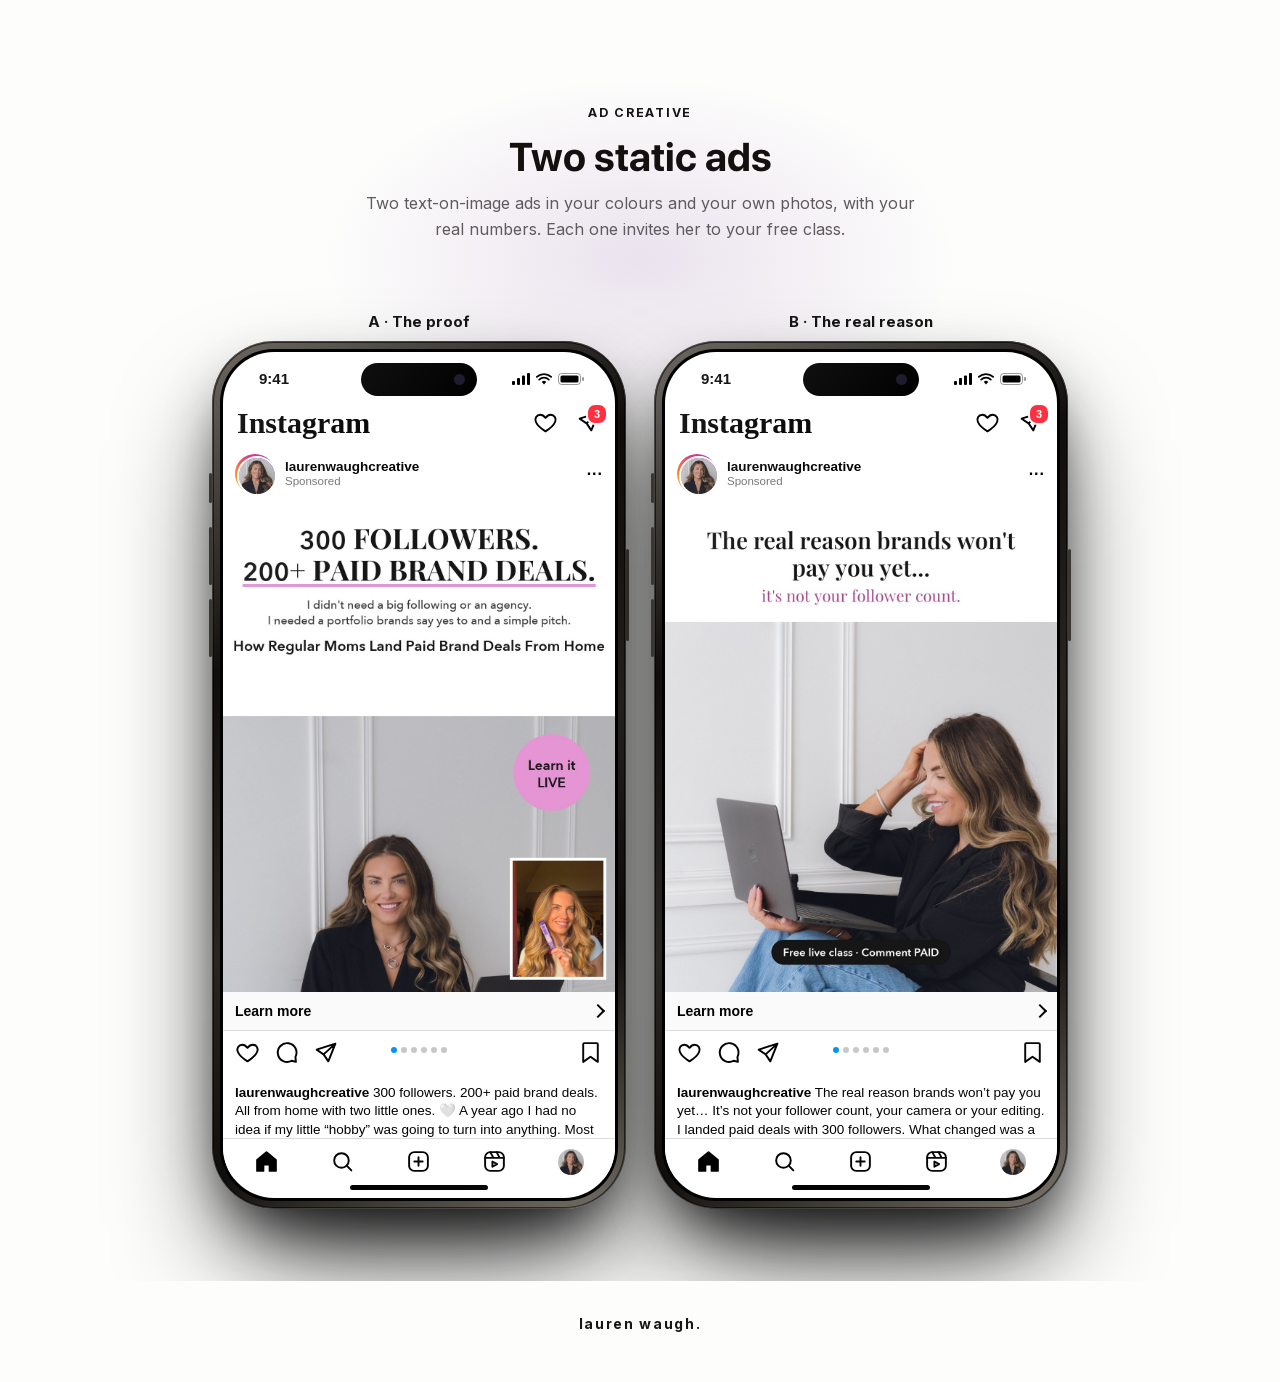
<file: static-ad/index.html>
<!doctype html>
<html lang="en">
<head>
  <meta charset="utf-8" />
  <meta name="viewport" content="width=device-width, initial-scale=1" />
  <title>Static ads · Lauren Waugh</title>
  <meta name="robots" content="noindex" />
  <link rel="icon" href="../assets/img/favicon.png" type="image/png" />
  <link rel="apple-touch-icon" href="../assets/img/apple-touch-icon.png" />
  <link rel="stylesheet" href="../assets/phone.css" />
  <style>
  @font-face{font-family:"SFD";src:url(../assets/fonts/sfpro-bold.woff2) format("woff2");font-weight:700;font-display:swap}
  @font-face{font-family:"Inter";src:url(../assets/fonts/inter-normal.woff2) format("woff2");font-weight:100 900;font-display:swap}
  :root{--accent:#161616;--accent-ink:#fff;--display:SFD,Inter,sans-serif;--ease:cubic-bezier(.2,.7,.2,1);--ink:#141010;--muted:#5e5a5d;--r:18px;--w:1120px}
  html,body{background:#fdfdfc;color:#141010;margin:0;font-family:Inter,system-ui,sans-serif;overflow-x:hidden}
  .sa__intro{text-align:center;padding:44px 16px 12px}
  .eyebrow{color:#161616;font:700 .78rem/1 Inter,sans-serif;letter-spacing:.14em;text-transform:uppercase;margin:0}
  .sa__title{font:700 clamp(28px,5vw,40px)/1.1 SFD,Inter,sans-serif;margin:.4em 0 .3em}
  .sa__note{color:#5e5a5d;max-width:580px;margin:0 auto 14px;font:400 16px/1.6 Inter,sans-serif}
  .hint{text-align:center;color:#5e5a5d;font:400 14px/1.5 Inter;padding:0 16px}
  .brandfoot{text-align:center;padding:34px 16px 50px;font:700 14px Inter;letter-spacing:.12em}
  .brandfoot b{color:#161616}
  .ads2{display:flex;flex-wrap:wrap;justify-content:center;gap:28px}.stage .ads2{width:min(1280px,calc(100vw - 32px))}.ads2>div{min-width:0}.adlab{text-align:center;font:700 15px/1 Inter,sans-serif;color:#161616;margin:0 0 12px}
</style>
<script>try{if("scrollRestoration" in history)history.scrollRestoration="manual"}catch(e){}addEventListener("load",function(){if(!location.hash){scrollTo(0,0)}});</script>
</head>
<body>
  <main class="page">
    <section class="sa">
      <div class="sa__glow" aria-hidden="true"></div>
      <div class="sa__intro">
        <p class="eyebrow">Ad creative</p>
        <h1 class="sa__title">Two static ads</h1>
        <p class="sa__note">Two text-on-image ads in your colours and your own photos, with your real numbers. Each one invites her to your free class.</p>
      </div>
      <div class="stage">
        <div class="ads2"><div class="adcol"><p class="adlab">A &middot; The proof</p><div class="phone-wrap" id="pw1">
          <div class="iphone">
            <span class="btn-side l" style="top:132px;height:30px"></span><span class="btn-side l" style="top:186px;height:58px"></span><span class="btn-side l" style="top:258px;height:58px"></span><span class="btn-side r" style="top:208px;height:92px"></span>
            <div class="screen">
              <div class="status"><span>9:41</span><span class="island"></span><span class="ic"><svg viewBox="0 0 18 12"><rect x="0" y="8" width="3" height="4" rx="1" fill="#000"/><rect x="5" y="5" width="3" height="7" rx="1" fill="#000"/><rect x="10" y="2.5" width="3" height="9.5" rx="1" fill="#000"/><rect x="15" y="0" width="3" height="12" rx="1" fill="#000"/></svg><svg viewBox="0 0 16 12"><path d="M8 11.5l2.2-2.6a3.2 3.2 0 0 0-4.4 0z" fill="#000"/><path d="M3.2 6.6a6.8 6.8 0 0 1 9.6 0" stroke="#000" stroke-width="1.8" fill="none" stroke-linecap="round"/><path d="M.8 3.9a10.5 10.5 0 0 1 14.4 0" stroke="#000" stroke-width="1.8" fill="none" stroke-linecap="round"/></svg><svg viewBox="0 0 27 12"><rect x=".5" y=".5" width="22" height="11" rx="3.2" fill="none" stroke="#000" opacity=".4"/><rect x="2.5" y="2.5" width="18" height="7" rx="1.6" fill="#000"/><rect x="24" y="4" width="2" height="4" rx="1" fill="#000" opacity=".4"/></svg></span></div>
              <div class="ig-top"><span class="ig-logo">Instagram</span><span class="ic"><svg viewBox="0 0 24 24"><path d="M12 20.5s-7.5-4.6-9.3-9.2C1.4 8 3.4 4.5 7 4.5c2.1 0 3.6 1.2 5 3 1.4-1.8 2.9-3 5-3 3.6 0 5.6 3.5 4.3 6.8-1.8 4.6-9.3 9.2-9.3 9.2z"/></svg><span style="position:relative"><svg viewBox="0 0 24 24"><path d="M21.5 3.5L10.2 13.8M21.5 3.5l-6.8 17-4.5-6.7-6.7-4.5z"/></svg><span class="ig-badge">3</span></span></span></div>
              <div class="feed">
                <div class="post-head"><span class="avatar-ring"><img src="../assets/img/pfp.jpg" alt="" /></span><span class="who"><b>laurenwaughcreative</b><small>Sponsored</small></span><span class="dots3">&middot;&middot;&middot;</span></div>
                <a class="post-media" style="aspect-ratio:4/5" href="../register/" target="_blank" rel="noopener"><img src="../assets/img/ads/static-a.jpg?v=3" alt="Static ad A" /></a><a class="cta-strip" href="../register/" target="_blank" rel="noopener">Learn more<i></i></a>
                <div class="actions"><svg viewBox="0 0 24 24"><path d="M12 20.5s-7.5-4.6-9.3-9.2C1.4 8 3.4 4.5 7 4.5c2.1 0 3.6 1.2 5 3 1.4-1.8 2.9-3 5-3 3.6 0 5.6 3.5 4.3 6.8-1.8 4.6-9.3 9.2-9.3 9.2z"/></svg><svg viewBox="0 0 24 24"><path d="M20.6 16.2A9 9 0 1 0 17 19.9L21 21z"/></svg><svg viewBox="0 0 24 24"><path d="M21.5 3.5L10.2 13.8M21.5 3.5l-6.8 17-4.5-6.7-6.7-4.5z"/></svg><span class="cdots" id="cdots"><span class="on"></span><span></span><span></span><span></span><span></span><span></span></span><span class="spacer"></span><svg viewBox="0 0 24 24"><path d="M19 21l-7-5-7 5V4a1 1 0 0 1 1-1h12a1 1 0 0 1 1 1z"/></svg></div>
                
                <p class="caption"><b>laurenwaughcreative</b> 300 followers. 200+ paid brand deals. All from home with two little ones. &#129293; A year ago I had no idea if my little &ldquo;hobby&rdquo; was going to turn into anything. Most moms I talk to are doing everything &ldquo;right&rdquo;: posting, tagging brands, saying yes to every freebie. And still no paid deals. &#128140; It&rsquo;s not your follower count. Nobody showed you what to send and what to charge. So I&rsquo;m hosting a free live class: The Proven 3-Step Way Regular Moms Land Paid Brand Deals From Home (Even With A Small Following). You&rsquo;ll learn the portfolio brands say yes to, even with zero paid deals, the simple first pitch I&rsquo;d send to land your first paid deal, and how to price your first deal, so you stop making free content. &#128071; Comment the word PAID and I&rsquo;ll send you the link to save your free spot.</p>
                
                <p class="stamp">2 hours ago</p>
              </div>
              <div class="tabbar"><svg viewBox="0 0 24 24"><path d="M3 10.5L12 3l9 7.5V21h-6v-6H9v6H3z" fill="#000"/></svg><svg viewBox="0 0 24 24"><circle cx="11" cy="11" r="7"/><path d="M20.5 20.5l-4.5-4.5"/></svg><svg viewBox="0 0 24 24"><rect x="3" y="3" width="18" height="18" rx="5"/><path d="M12 8v8M8 12h8"/></svg><svg viewBox="0 0 24 24"><rect x="3" y="3" width="18" height="18" rx="5"/><path d="M3 8.5h18M8 3l3 5.5M14 3l3 5.5M10 12v5l4.5-2.5z"/></svg><img class="me" src="../assets/img/pfp.jpg" alt="" /></div>
              <div class="homebar"></div>
            </div>
          </div>
          
        </div></div><div class="adcol"><p class="adlab">B &middot; The real reason</p><div class="phone-wrap" id="pw2">
          <div class="iphone">
            <span class="btn-side l" style="top:132px;height:30px"></span><span class="btn-side l" style="top:186px;height:58px"></span><span class="btn-side l" style="top:258px;height:58px"></span><span class="btn-side r" style="top:208px;height:92px"></span>
            <div class="screen">
              <div class="status"><span>9:41</span><span class="island"></span><span class="ic"><svg viewBox="0 0 18 12"><rect x="0" y="8" width="3" height="4" rx="1" fill="#000"/><rect x="5" y="5" width="3" height="7" rx="1" fill="#000"/><rect x="10" y="2.5" width="3" height="9.5" rx="1" fill="#000"/><rect x="15" y="0" width="3" height="12" rx="1" fill="#000"/></svg><svg viewBox="0 0 16 12"><path d="M8 11.5l2.2-2.6a3.2 3.2 0 0 0-4.4 0z" fill="#000"/><path d="M3.2 6.6a6.8 6.8 0 0 1 9.6 0" stroke="#000" stroke-width="1.8" fill="none" stroke-linecap="round"/><path d="M.8 3.9a10.5 10.5 0 0 1 14.4 0" stroke="#000" stroke-width="1.8" fill="none" stroke-linecap="round"/></svg><svg viewBox="0 0 27 12"><rect x=".5" y=".5" width="22" height="11" rx="3.2" fill="none" stroke="#000" opacity=".4"/><rect x="2.5" y="2.5" width="18" height="7" rx="1.6" fill="#000"/><rect x="24" y="4" width="2" height="4" rx="1" fill="#000" opacity=".4"/></svg></span></div>
              <div class="ig-top"><span class="ig-logo">Instagram</span><span class="ic"><svg viewBox="0 0 24 24"><path d="M12 20.5s-7.5-4.6-9.3-9.2C1.4 8 3.4 4.5 7 4.5c2.1 0 3.6 1.2 5 3 1.4-1.8 2.9-3 5-3 3.6 0 5.6 3.5 4.3 6.8-1.8 4.6-9.3 9.2-9.3 9.2z"/></svg><span style="position:relative"><svg viewBox="0 0 24 24"><path d="M21.5 3.5L10.2 13.8M21.5 3.5l-6.8 17-4.5-6.7-6.7-4.5z"/></svg><span class="ig-badge">3</span></span></span></div>
              <div class="feed">
                <div class="post-head"><span class="avatar-ring"><img src="../assets/img/pfp.jpg" alt="" /></span><span class="who"><b>laurenwaughcreative</b><small>Sponsored</small></span><span class="dots3">&middot;&middot;&middot;</span></div>
                <a class="post-media" style="aspect-ratio:4/5" href="../register/" target="_blank" rel="noopener"><img src="../assets/img/ads/static-b.jpg?v=3" alt="Static ad B" /></a><a class="cta-strip" href="../register/" target="_blank" rel="noopener">Learn more<i></i></a>
                <div class="actions"><svg viewBox="0 0 24 24"><path d="M12 20.5s-7.5-4.6-9.3-9.2C1.4 8 3.4 4.5 7 4.5c2.1 0 3.6 1.2 5 3 1.4-1.8 2.9-3 5-3 3.6 0 5.6 3.5 4.3 6.8-1.8 4.6-9.3 9.2-9.3 9.2z"/></svg><svg viewBox="0 0 24 24"><path d="M20.6 16.2A9 9 0 1 0 17 19.9L21 21z"/></svg><svg viewBox="0 0 24 24"><path d="M21.5 3.5L10.2 13.8M21.5 3.5l-6.8 17-4.5-6.7-6.7-4.5z"/></svg><span class="cdots" id="cdots"><span class="on"></span><span></span><span></span><span></span><span></span><span></span></span><span class="spacer"></span><svg viewBox="0 0 24 24"><path d="M19 21l-7-5-7 5V4a1 1 0 0 1 1-1h12a1 1 0 0 1 1 1z"/></svg></div>
                
                <p class="caption"><b>laurenwaughcreative</b> The real reason brands won&rsquo;t pay you yet&hellip; It&rsquo;s not your follower count, your camera or your editing. I landed paid deals with 300 followers. What changed was a portfolio that answers 5 questions and a pitch with one line about me, one video idea and one link. 200+ brand deals later, I&rsquo;m breaking the whole thing down in a free live class this Tuesday: the portfolio brands say yes to, even with zero paid deals, the simple first pitch I&rsquo;d send to land your first paid deal, and how to price your first deal, so you stop making free content. &#128071; Comment the word PAID and I&rsquo;ll send you the link to save your free spot.</p>
                
                <p class="stamp">2 hours ago</p>
              </div>
              <div class="tabbar"><svg viewBox="0 0 24 24"><path d="M3 10.5L12 3l9 7.5V21h-6v-6H9v6H3z" fill="#000"/></svg><svg viewBox="0 0 24 24"><circle cx="11" cy="11" r="7"/><path d="M20.5 20.5l-4.5-4.5"/></svg><svg viewBox="0 0 24 24"><rect x="3" y="3" width="18" height="18" rx="5"/><path d="M12 8v8M8 12h8"/></svg><svg viewBox="0 0 24 24"><rect x="3" y="3" width="18" height="18" rx="5"/><path d="M3 8.5h18M8 3l3 5.5M14 3l3 5.5M10 12v5l4.5-2.5z"/></svg><img class="me" src="../assets/img/pfp.jpg" alt="" /></div>
              <div class="homebar"></div>
            </div>
          </div>
          
        </div></div></div>
      </div>
      
    </section>
  </main>
  <footer class="brandfoot"><b>lauren waugh.</b></footer>
  
</body>
</html>
</file>
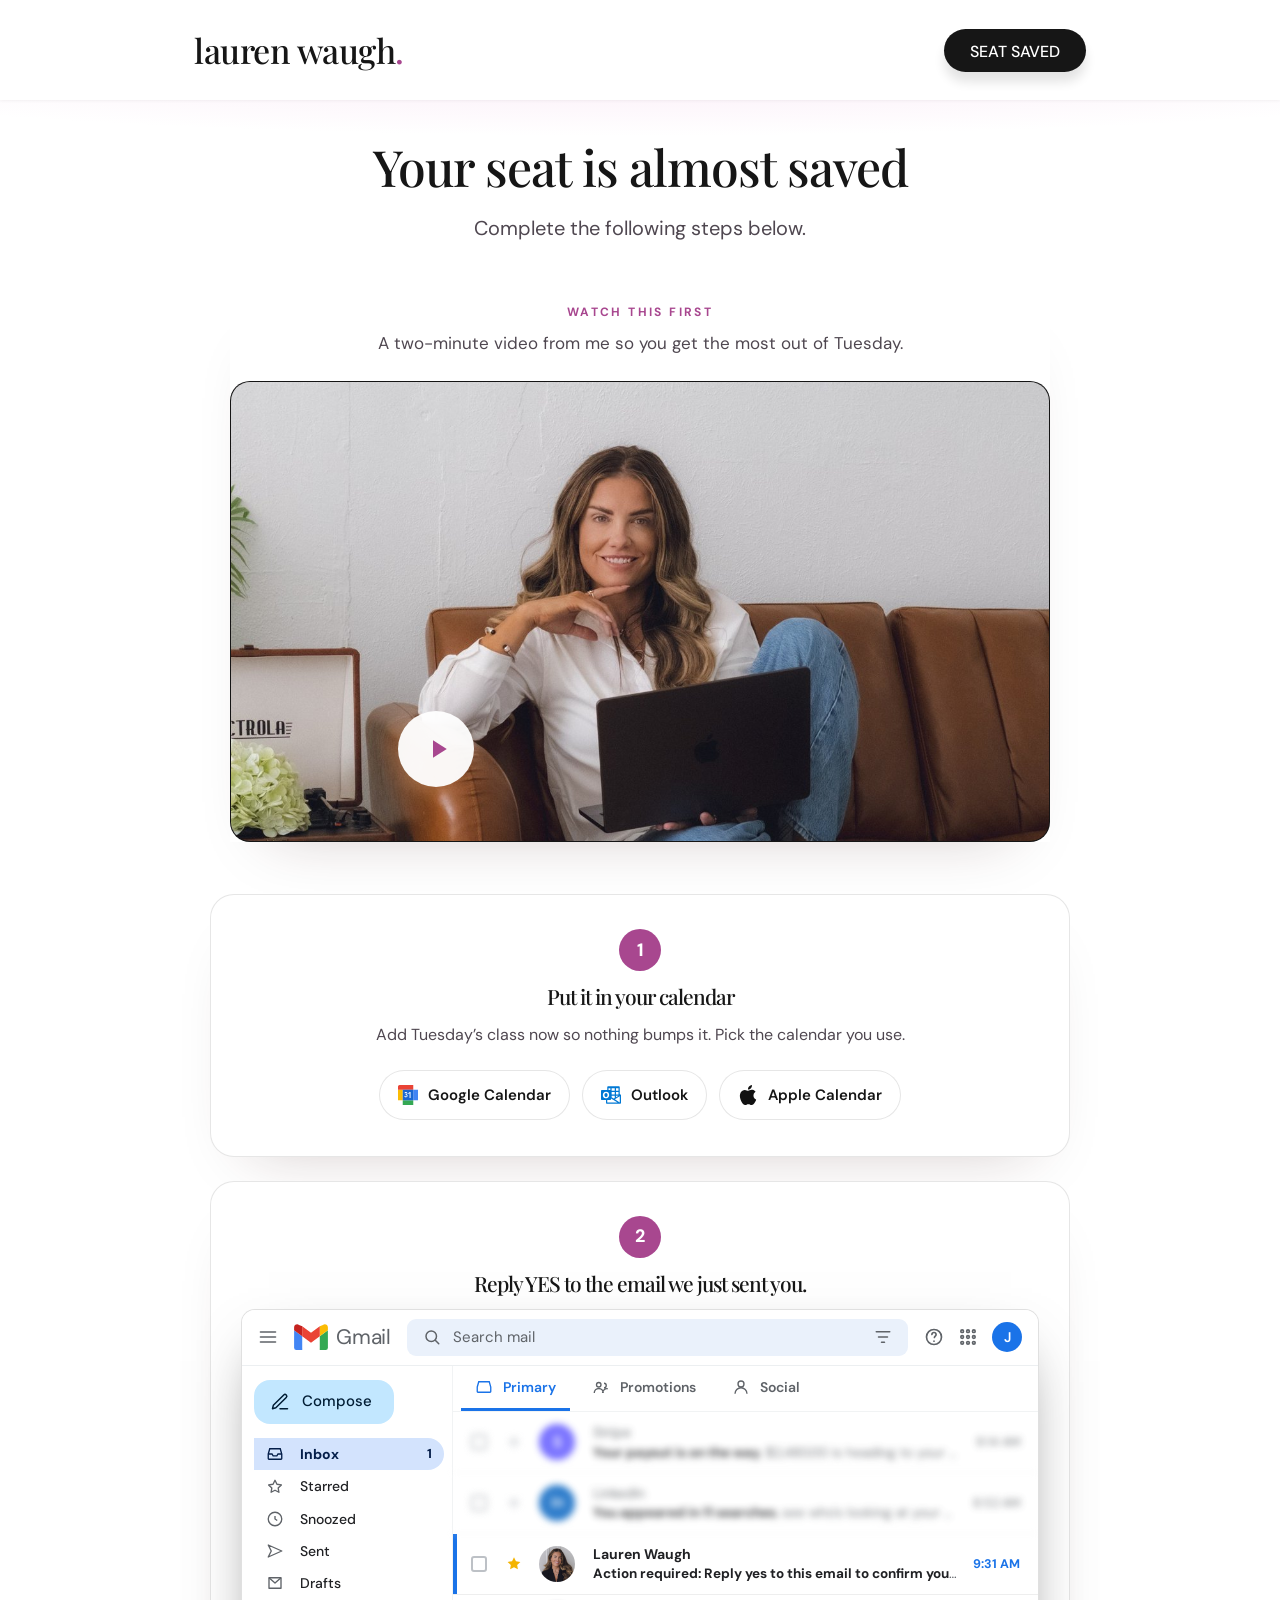
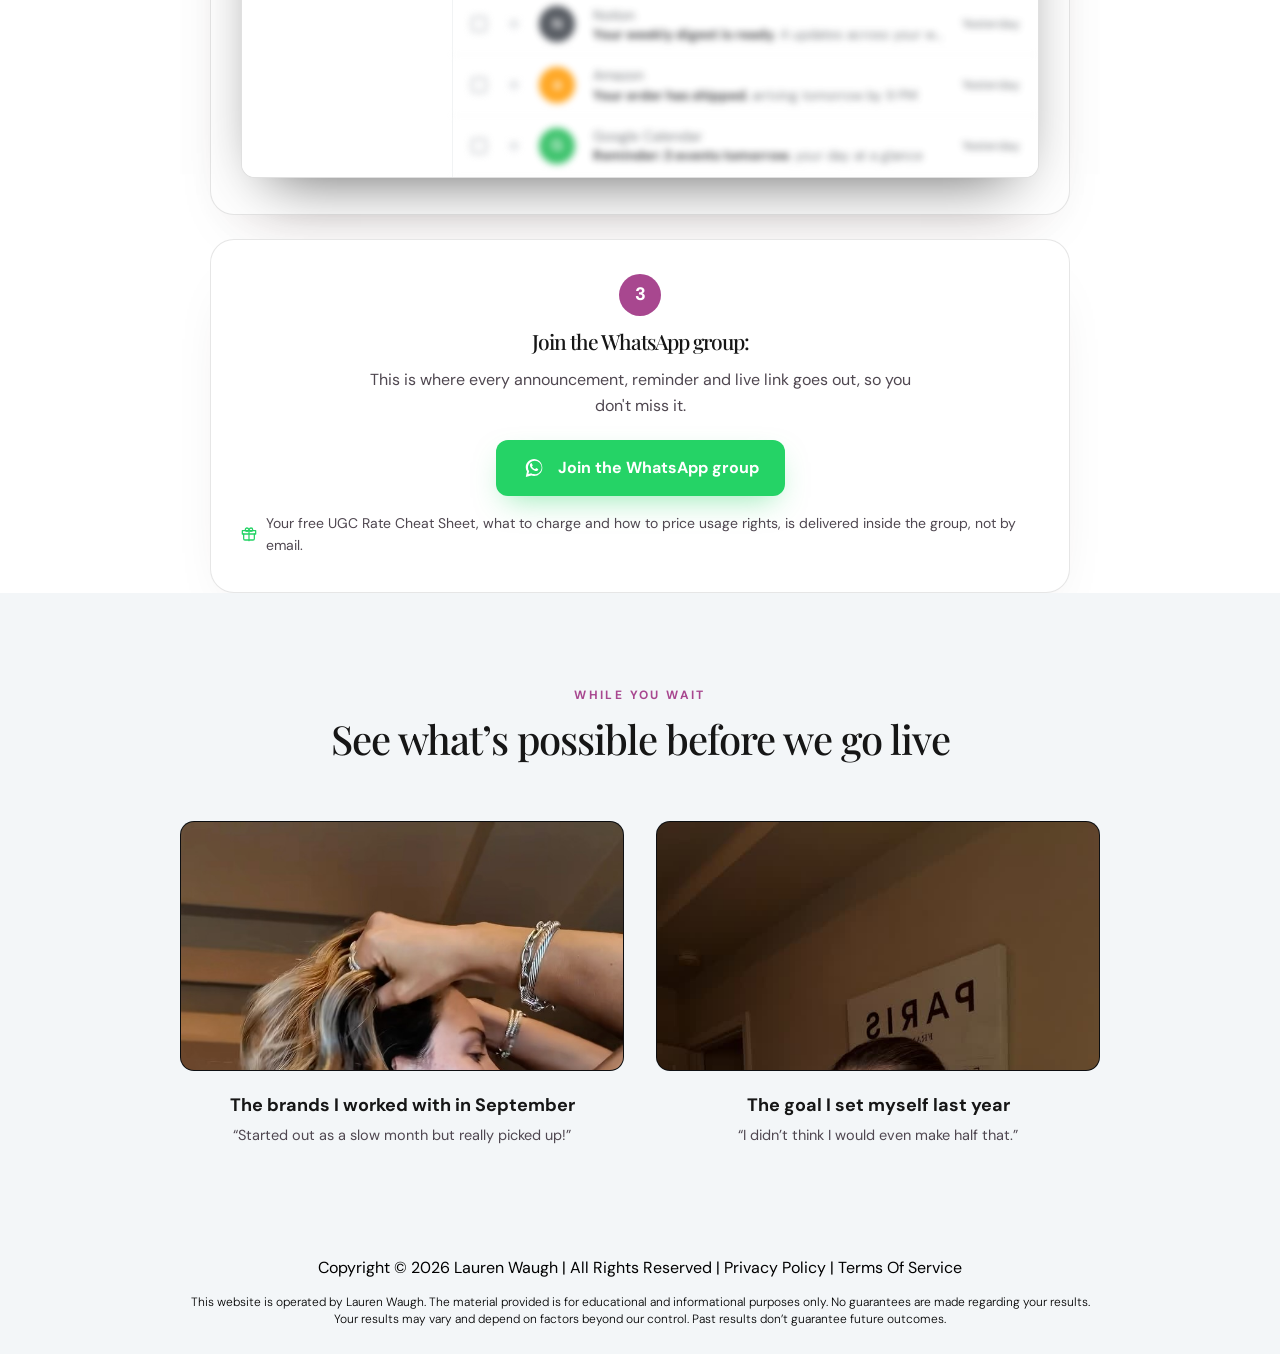
<file: thank-you/index.html>
<!DOCTYPE html>
<html lang="en">
<head>
<meta charset="utf-8">
<meta name="viewport" content="width=device-width, initial-scale=1, viewport-fit=cover">
<title>You&rsquo;re almost there · Lauren&rsquo;s Free Live Class</title>
<meta name="description" content="Complete the steps below to confirm your seat.">
<meta name="robots" content="noindex">
  <link rel="icon" href="../assets/img/favicon.png" type="image/png" />
  <link rel="apple-touch-icon" href="../assets/img/apple-touch-icon.png" />
<script>try{if("scrollRestoration" in history)history.scrollRestoration="manual"}catch(e){}addEventListener("load",function(){if(!location.hash)scrollTo(0,0)});</script>
<link rel="preconnect" href="https://fonts.googleapis.com">
<link rel="preconnect" href="https://fonts.gstatic.com" crossorigin>
<link href="https://fonts.googleapis.com/css2?family=Playfair+Display:ital,wght@0,400;0,600;0,700;1,400&family=DM+Sans:wght@300;400;500;600;700&family=IBM+Plex+Mono:wght@400;500&display=swap" rel="stylesheet">
<link rel="stylesheet" href="../assets/funnel.css?v=1">
<style>
  @font-face{font-family:"SFD";src:url(../assets/fonts/sfpro-bold.woff2) format("woff2");font-weight:700;font-display:swap}
  @font-face{font-family:"Inter";src:url(../assets/fonts/inter-normal.woff2) format("woff2");font-weight:100 900;font-display:swap}
  :root{
    --bg:#ffffff;--surface:#ffffff;--surface-2:#fbf0f7;
    --line:rgba(14,13,13,.10);--line-soft:rgba(14,13,13,.06);
    --text:#161616;--text-2:#4f4750;--text-3:#5d5560;
    --accent:#a8478f;--accent-2:#e595d3;--accent-ink:#ffffff;
    --accent-soft:rgba(229,149,211,.18);--accent-glow:rgba(229,149,211,.4);
    --radius:22px;--maxw:1080px;
    --font:"DM Sans",-apple-system,BlinkMacSystemFont,"Segoe UI",Helvetica,Arial,sans-serif;
  }
  h1,h2,h3{font-family:"DM Sans",-apple-system,sans-serif}
  *{box-sizing:border-box}
  html{scroll-behavior:smooth}
  body{margin:0;background:var(--bg);color:var(--text);font-family:var(--font);
    -webkit-font-smoothing:antialiased;line-height:1.6;overflow-x:hidden}
  img{max-width:100%;display:block}
  a{color:inherit;text-decoration:none}
  .wrap{max-width:var(--maxw);margin:0 auto;padding:0 24px}
  .narrow{max-width:860px}
  h1,h2,h3{margin:0;letter-spacing:-.02em}
  h1{font-size:clamp(32px,5vw,50px);line-height:1.07;font-weight:800}
  .eyebrow{display:inline-block;font-size:12px;font-weight:700;letter-spacing:.2em;
    text-transform:uppercase;color:var(--accent);margin:0 0 16px}
  .lead{font-size:clamp(17px,2vw,20px);color:var(--text-2);margin:18px 0 0}

  /* top = branding only, NO bar */
  .topbrand{max-width:var(--maxw);margin:0 auto;padding:26px 24px}
  .brand{display:inline-flex;align-items:center;gap:10px;font-weight:700;font-size:18px}
  .brand .mark{width:26px;height:26px;color:var(--accent)}

  .hero{text-align:center;padding:40px 0 20px;position:relative;overflow:hidden}
  .hero::before{content:"";position:absolute;inset:0;pointer-events:none;
    background:radial-gradient(120% 70% at 50% -20%, var(--accent-soft), transparent 60%)}
  .hero .wrap{position:relative}

  /* ---- PREPARATION VIDEO (faux player) ---- */
  .prep{max-width:820px;margin:34px auto 4px;text-align:center}
  .prep .eyebrow{margin-bottom:12px}
  .prep-line{font-size:clamp(15px,1.6vw,17px);color:var(--text-2);margin:0 0 24px}
  .prep-player{position:relative;aspect-ratio:16/9;border-radius:20px;overflow:hidden;
    border:1px solid var(--line);background:#161616;cursor:pointer}
  .prep-player img{position:absolute;inset:0;width:100%;height:100%;object-fit:cover}
  .prep-player::after{display:none}
  .prep-play{position:absolute;top:80%;left:25%;transform:translate(-50%,-50%);z-index:2;
    width:76px;height:76px;border-radius:50%;display:grid;place-items:center;
    background:rgba(255,255,255,.95);color:#0b0c0e;
    transition:transform .3s ease,background .3s ease}
  .prep-play svg{width:30px;height:30px;margin-left:4px}
  .prep-player:hover .prep-play{transform:translate(-50%,-50%) scale(1.06);background:#fff}

  /* ---- STEPS (centre-aligned) ---- */
  .steps{max-width:860px;margin:52px auto 0;display:flex;flex-direction:column;gap:24px}
  .step{background:var(--surface);border:1px solid var(--line);border-radius:20px;
    padding:34px 30px 36px;position:relative;text-align:center}
  .step-h{display:flex;flex-direction:column;align-items:center;gap:14px;margin-bottom:14px}
  .step-n{flex:none;width:42px;height:42px;border-radius:50%;display:grid;place-items:center;
    background:var(--accent-soft);color:var(--accent);font-weight:800;font-size:18px;
    border:1px solid color-mix(in srgb,var(--accent) 40%,transparent)}
  .step-h h3{font-size:21px;font-weight:700;max-width:30ch}
  .step p.sub{margin:0 auto 22px;color:var(--text-2);font-size:16px;max-width:52ch}
  .step .pad{padding-left:0;display:flex;flex-direction:column;align-items:center}

  /* ---- calendar buttons (with brand logos) ---- */
  .cal-btns{display:flex;flex-wrap:wrap;gap:12px;justify-content:center}
  .cal-btn{display:inline-flex;align-items:center;gap:10px;font-weight:600;font-size:15px;
    color:var(--text);background:var(--surface-2);border:1px solid var(--line);
    border-radius:11px;padding:12px 18px;transition:border-color .2s ease,transform .2s ease}
  .cal-btn:hover{border-color:color-mix(in srgb,var(--accent) 45%,var(--line));transform:translateY(-2px)}
  .cal-btn svg{width:20px;height:20px;flex:none}

  /* =====================================================================
     GMAIL MOCKUP (Step 2), mimics real Gmail inbox
     ===================================================================== */
  .gmail{border-radius:14px;overflow:hidden;background:#fff;color:#202124;
    border:1px solid rgba(0,0,0,.12);box-shadow:0 24px 60px -28px rgba(0,0,0,.7);
    font-size:14px;line-height:1.3;text-align:left;width:100%;margin:0 auto}
  .gm-top{display:flex;align-items:center;gap:16px;padding:9px 16px;
    border-bottom:1px solid #eceff1;background:#fff}
  .gm-burger{width:20px;height:20px;color:#5f6368;flex:none}
  .gm-logo{display:flex;align-items:center;gap:8px;flex:none}
  .gm-logo svg{width:34px;height:26px}
  .gm-logo span{font-size:21px;color:#5f6368;font-weight:400;letter-spacing:-.01em}
  .gm-search{flex:1;max-width:560px;display:flex;align-items:center;gap:12px;
    background:#eaf1fb;border-radius:9px;padding:9px 16px;color:#5f6368}
  .gm-search svg{width:18px;height:18px;flex:none}
  .gm-search .ph{flex:1;font-size:15px}
  .gm-top-r{display:flex;align-items:center;gap:14px;margin-left:auto;color:#5f6368}
  .gm-top-r svg{width:20px;height:20px}
  .gm-ava{width:30px;height:30px;border-radius:50%;background:#1a73e8;color:#fff;
    display:grid;place-items:center;font-weight:600;font-size:14px}
  .gm-body{display:flex;min-height:340px}
  /* left rail */
  .gm-rail{width:210px;flex:none;padding:10px 8px 10px 12px;background:#fff}
  .gm-compose{display:inline-flex;align-items:center;gap:12px;background:#c2e7ff;color:#001d35;
    font-weight:500;font-size:15px;border-radius:16px;padding:12px 22px 12px 16px;margin:4px 0 14px}
  .gm-compose svg{width:20px;height:20px}
  .gm-nav div{display:flex;align-items:center;gap:16px;padding:7px 12px;border-radius:0 16px 16px 0;
    color:#202124;font-size:14px;font-weight:500}
  .gm-nav div svg{width:18px;height:18px;color:#5f6368;flex:none}
  .gm-nav div.on{background:#d3e3fd;color:#041e49;font-weight:700}
  .gm-nav div.on svg{color:#041e49}
  .gm-nav div .ct{margin-left:auto;font-size:13px;color:#5f6368}
  .gm-nav div.on .ct{color:#041e49}
  /* list */
  .gm-main{flex:1;border-left:1px solid #f1f3f4;background:#fff;min-width:0}
  .gm-tools{display:flex;align-items:center;gap:18px;padding:8px 18px;color:#5f6368;
    border-bottom:1px solid #f1f3f4}
  .gm-tools .cb{width:16px;height:16px;border:2px solid #5f6368;border-radius:3px}
  .gm-tools svg{width:18px;height:18px}
  .gm-tabs{display:flex;align-items:center;gap:8px;padding:0 8px;border-bottom:1px solid #f1f3f4}
  .gm-tab{display:flex;align-items:center;gap:10px;padding:12px 14px;font-size:14px;color:#5f6368;
    font-weight:600;border-bottom:3px solid transparent}
  .gm-tab.on{color:#1a73e8;border-bottom-color:#1a73e8}
  .gm-tab svg{width:18px;height:18px}
  .gm-row{display:grid;grid-template-columns:20px 20px 40px 1fr auto;align-items:center;gap:14px;
    padding:11px 18px;border-bottom:1px solid #f5f5f5;cursor:pointer}
  .gm-row .cb{width:16px;height:16px;border:2px solid #bdc1c6;border-radius:3px}
  .gm-row .star{width:18px;height:18px;color:#dadce0}
  .gm-av{width:36px;height:36px;border-radius:50%;color:#fff;display:grid;place-items:center;
    font-weight:600;font-size:15px;overflow:hidden}
  .gm-av img{width:100%;height:100%;object-fit:cover}
  .gm-txt{min-width:0;display:flex;flex-direction:column;gap:2px;overflow:hidden}
  .gm-sender{font-size:14px;color:#5f6368}
  .gm-line{font-size:13.5px;color:#5f6368;white-space:nowrap;overflow:hidden;text-overflow:ellipsis}
  .gm-line b{color:#202124}
  .gm-time{font-size:12.5px;color:#5f6368;white-space:nowrap}
  .gm-blur{filter:blur(3.5px);opacity:.85;user-select:none}
  /* the one real email, unread */
  .gm-hot{background:#fff;box-shadow:inset 4px 0 0 #1a73e8;border-bottom:1px solid #eee}
  .gm-hot .gm-sender{color:#202124;font-weight:700}
  .gm-hot .gm-line b{font-weight:700}
  .gm-hot .gm-time{color:#1a73e8;font-weight:700}
  .gm-hot .star{color:#f4b400}

  /* =====================================================================
     WHATSAPP JOIN (Step 3), exact WhatsApp branding
     ===================================================================== */
  .wa-btn{display:inline-flex;align-items:center;gap:12px;background:#25D366;color:#fff;
    font-weight:700;font-size:16px;border-radius:12px;padding:15px 26px;
    box-shadow:0 12px 30px -10px rgba(37,211,102,.5);transition:transform .2s ease,filter .2s ease}
  .wa-btn:hover{transform:translateY(-2px);filter:brightness(1.04)}
  .wa-btn svg{width:24px;height:24px}
  .wa-note{display:flex;align-items:center;justify-content:center;gap:9px;margin-top:16px;
    font-size:14px;color:var(--text-2);text-align:left}
  .wa-note svg{width:16px;height:16px;color:#25D366;flex:none}

  /* ---- WHILE YOU WAIT videos (2-up, centred below) ---- */
  .section{padding:88px 0;position:relative}
  .tint{background:
    linear-gradient(180deg, transparent, rgba(255,255,255,.022) 22%, rgba(255,255,255,.022) 78%, transparent),
    radial-gradient(80% 120% at 50% 0%, rgba(255,255,255,.03), transparent 60%)}
  h2{font-size:clamp(26px,4vw,40px);line-height:1.1;font-weight:800}
  .sec-head{text-align:center;max-width:720px;margin:0 auto 60px}
  .vgrid{display:grid;grid-template-columns:repeat(2,1fr);gap:32px;max-width:920px;margin:0 auto}
  .vcard{text-align:center}
  .vframe{aspect-ratio:16/9;border-radius:14px;overflow:hidden;position:relative;
    background:linear-gradient(160deg,#0f1216,#0a0b0d);border:1px solid var(--line);
    display:grid;place-items:center}
  .vplay{width:60px;height:60px;border-radius:50%;background:rgba(255,255,255,.94);
    color:#0b0c0e;display:grid;place-items:center;box-shadow:0 10px 30px rgba(0,0,0,.5)}
  .vname{font-size:18px;font-weight:700;margin:20px 0 4px}
  .vdesc{font-size:14.5px;color:var(--text-2);margin:0 auto;max-width:34ch}

  /* footer (branding-only banner), softly introduced, no hard line */
  .foot{position:relative;background:linear-gradient(180deg, transparent, var(--surface) 46%);
    display:flex;align-items:center;justify-content:center;padding:40px 0 24px}
  .foot::before{content:"";position:absolute;top:0;left:0;right:0;height:1px;
    background:linear-gradient(90deg,transparent,var(--line-soft),transparent)}
  .foot .brand{font-size:17px}.foot .mark{width:24px;height:24px}

  @media(max-width:820px){
    .gm-rail{display:none}
    .gm-main{border-left:none}
    .vgrid{grid-template-columns:1fr}
    .gm-search{max-width:none}
  }
  @media(max-width:560px){
    .step{padding:26px 20px}.step .pad{padding-left:0}
    .gm-row{grid-template-columns:36px 1fr auto;gap:10px}
    .gm-row .cb,.gm-row .star{display:none}
    .gm-logo span{display:none}
  }
  @media(prefers-reduced-motion:reduce){
    html{scroll-behavior:auto}
    *,*::before,*::after{transition:none !important;animation:none !important}
  }

  /* real screenshots in the proof grid, quote cards where the template has student videos */
  .shot{aspect-ratio:437/630!important}
  .shot img{width:100%;height:100%;object-fit:cover;object-position:top}
  .vquote{display:flex;align-items:center;justify-content:center;padding:28px 32px;text-align:left;background:linear-gradient(160deg,var(--surface-2),var(--surface))!important}
  .vquote p{margin:0;font:700 clamp(17px,2vw,21px)/1.4 SFD,Inter,sans-serif;color:var(--text)}
  .wall{columns:3 280px;column-gap:16px}
  .wq{break-inside:avoid;margin:0 0 16px;background:var(--surface);border:1px solid var(--line);border-radius:14px;padding:22px 22px 18px}
  .wq blockquote{margin:0;font-size:16px;line-height:1.55;color:var(--text)}
  .wq figcaption{margin-top:12px;font-size:12px;font-weight:700;letter-spacing:.1em;text-transform:uppercase;color:var(--text-3)}

  /* matches the register page: light cream, same cards and type */
  body{background:var(--bg)!important;color:var(--text)}
  h1,h2,h3{font-family:var(--display)!important;font-weight:700!important;letter-spacing:-.025em}
  .tint{background:linear-gradient(180deg,var(--bg),#f3f6f8)!important}
  .step,.prep,.typeform-shell{box-shadow:0 30px 60px -40px rgba(60,20,20,.25)}
  .step{background:#fff!important;border:1px solid var(--line)!important;border-radius:24px!important}
  .step-n{background:var(--accent)!important;color:#fff!important}
  .cal-btn{background:#fff!important;color:var(--text)!important;border:1px solid var(--line)!important;border-radius:999px!important}
  .vplay{background:#fff!important;color:var(--accent)!important;box-shadow:0 10px 30px rgba(229,149,211,.25)!important}
  .prep-play{color:var(--accent)!important}
  .vquote{background:#fff!important;border:1px solid var(--line)}
  .wq{background:#fff!important}
  .replay-frame{border-radius:24px!important;box-shadow:0 40px 80px -40px rgba(60,20,20,.45)}
  .pill-eb{margin-bottom:16px}

  /* same look as the register page: EB Garamond headings, Josefin Sans text, white header, cream bands */
  :root{--display:"Playfair Display",Garamond,Georgia,serif;--sans:"DM Sans",-apple-system,Helvetica,Arial,sans-serif;--font:"DM Sans",-apple-system,Helvetica,Arial,sans-serif;--nude:#e8e1d9}
  body{background:#fff!important;font-family:var(--sans)!important}
  h1,h2,h3{font-family:var(--display)!important;font-weight:500!important;letter-spacing:-1px!important;color:var(--ink)}
  h1 em,h2 em{font-style:italic;font-weight:600}
  .tint{background:var(--cream,#f3f6f8)!important}
  .jd-head{background:#fff!important;backdrop-filter:none!important;-webkit-backdrop-filter:none!important;border:0!important;box-shadow:0 1px 3px rgba(0,0,0,.05)}
  .jd-head .row{height:100px;max-width:940px}
  .jd-head .logo{font:500 34px/1 var(--display);letter-spacing:-.5px}
  .jd-pill{display:inline-flex;align-items:center;border-radius:50px;background:#161616;color:#fff;font:500 16px/1 var(--sans);text-transform:uppercase;padding:15px 26px 12px;box-shadow:0 10px 11px rgba(0,0,0,.11)}
  .cta{background:none!important;border:0!important;padding:0!important}
  .cta span{background:#161616!important;font:500 18px/1 var(--sans)!important;letter-spacing:0!important;padding:16px 30px 13px!important;box-shadow:0 10px 11px rgba(0,0,0,.11)!important}
  .cta span::after{display:none!important}
  .step-n{font-family:var(--sans)!important}
  .jd-foot{background:#f3f6f8;text-align:center;padding:22px 20px 26px;color:#000}
  .jd-foot p{margin:0 auto;max-width:900px}
  .jd-foot .c1{margin-bottom:14px;font:400 16px/1.4 var(--sans)}
  .jd-foot .c2{font:300 12px/1.45 var(--sans)}
  @media(max-width:640px){.jd-head .row{height:64px}.jd-head .logo{font-size:28px}.jd-pill{font-size:13px;padding:12px 16px 10px}}
  .vquote p{font-family:var(--display)!important;font-weight:500!important;font-size:clamp(19px,2.2vw,23px)!important;letter-spacing:-.3px}
</style>
</head>
<body>

<header class="jd-head">
  <div class="wrap row">
    <span class="logo">lauren waugh<i>.</i></span>
    <span class="jd-pill">Seat saved</span>
  </div>
</header>

  <!-- ============ HERO ============ -->
  <section class="hero">
    <div class="wrap narrow">
      <h1>Your seat is almost saved</h1>
      <p class="lead">Complete the following steps below.</p>
    </div>
  </section>

  <!-- ============ PREPARATION VIDEO ============ -->
  <section class="wrap">
    <div class="prep">
      <span class="eyebrow">Watch this first</span>
      <p class="prep-line">A two-minute video from me so you get the most out of Tuesday.</p>
      
      <div class="prep-player" role="img" aria-label="Preparation video">
        <img src="../assets/img/prep-thumb.jpg?v=1" alt="" onerror="this.style.display='none'">
        <span class="prep-play"><svg viewBox="0 0 24 24" fill="currentColor" aria-hidden="true"><path d="M8 5v14l11-7z"/></svg></span>
      </div>
    </div>
  </section>

  <!-- ============ STEPS ============ -->
  <div class="wrap">
    <div class="steps">

      <!-- STEP 1 · calendar -->
      <div class="step">
        <div class="step-h">
          <span class="step-n">1</span>
          <h3>Put it in your calendar</h3>
        </div>
        <div class="pad">
          <p class="sub">Add Tuesday&rsquo;s class now so nothing bumps it. Pick the calendar you use.</p>
          <div class="cal-btns">
            <a class="cal-btn" id="calGoogle" href="#" target="_blank" rel="noopener">
              <svg viewBox="0 0 24 24" aria-hidden="true"><path fill="#4285F4" d="M18.316 5.684H24v12.632h-5.684z"/><path fill="#34A853" d="M5.684 24h12.632v-5.684H5.684z"/><path fill="#FBBC05" d="M0 5.684h5.684v12.632H0z"/><path fill="#EA4335" d="M18.316 5.684V0H1.895A1.894 1.894 0 0 0 0 1.895v3.789h5.684V5.684z"/><path fill="#188038" d="M18.316 18.316H5.684V24h12.632z" opacity="0"/><path fill="#4285F4" d="M18.316 18.316V24H24v-5.684z" opacity="0"/><path fill="#1967D2" d="M18.316 5.684H5.684v12.632h12.632z"/><path fill="#fff" d="M9.6 14.9c-.53 0-.98-.15-1.35-.46-.36-.31-.6-.72-.72-1.24l1.09-.45c.07.28.19.5.37.66.18.16.4.24.66.24.27 0 .48-.07.65-.22.16-.15.25-.34.25-.57 0-.24-.09-.43-.28-.58-.18-.15-.42-.22-.72-.22h-.51V11h.46c.26 0 .48-.07.65-.21.17-.14.26-.33.26-.57 0-.21-.08-.38-.23-.5-.15-.13-.35-.19-.58-.19-.23 0-.42.06-.56.19-.14.12-.24.28-.31.46l-1.08-.45c.11-.31.32-.59.62-.83.3-.24.69-.36 1.16-.36.35 0 .66.07.94.2.28.14.5.32.66.56.16.24.24.51.24.8 0 .3-.07.55-.22.76-.14.2-.32.36-.53.47v.06c.28.12.5.3.68.55.17.24.26.53.26.87 0 .34-.09.64-.26.91-.17.26-.41.47-.71.62-.3.15-.65.23-1.03.23z"/><path fill="#fff" d="M13.9 9.9l-1.19.86-.6-.9 2.14-1.54h.82v7.34H13.9z"/></svg>
              Google Calendar
            </a>
            <a class="cal-btn" id="calOutlook" href="#" target="_blank" rel="noopener">
              <svg viewBox="0 0 24 24" fill="#0078D4" aria-hidden="true"><path d="M7.88 12.04q0 .45-.11.87-.1.41-.33.74-.22.33-.58.52-.37.2-.87.2t-.85-.2q-.35-.21-.57-.55-.22-.33-.33-.75-.1-.42-.1-.86t.1-.87q.1-.43.34-.76.22-.34.59-.54.36-.2.87-.2t.86.2q.35.21.57.55.22.34.31.77.1.43.1.88zM24 12v9.38q0 .46-.33.8-.33.32-.8.32H7.13q-.46 0-.8-.33-.32-.33-.32-.8V18H1q-.41 0-.7-.3-.3-.29-.3-.7V7q0-.41.3-.7Q.58 6 1 6h6.5V2.55q0-.44.3-.75.3-.3.75-.3h12.9q.44 0 .75.3.3.3.3.75V10.85l1.24.72h.01q.1.07.18.18.07.12.07.25zm-6-8.25v3h3v-3zm0 4.5v3h3v-3zm0 4.5v1.83l3.05-1.83zm-5.25-9v3h3.75v-3zm0 4.5v3h3.75v-3zm0 4.5v2.03l2.41 1.5 1.34-.8v-2.73zM9 3.75V6h2l.13.01.12.04v-2.3zM5.98 15.98q.9 0 1.6-.3.7-.32 1.19-.86.48-.55.73-1.28.25-.74.25-1.61 0-.83-.25-1.55-.24-.71-.71-1.24t-1.15-.83q-.68-.3-1.55-.3-.92 0-1.64.3-.71.3-1.2.85-.5.54-.75 1.3-.25.74-.25 1.63 0 .85.26 1.56.26.72.74 1.23.48.52 1.17.81.69.3 1.56.3zM7.5 21h12.39L12 16.08V17q0 .41-.3.7-.29.3-.7.3H7.5zm15-.13v-7.24l-5.9 3.54Z"/></svg>
              Outlook
            </a>
            <a class="cal-btn" id="calApple" href="#" download="webinar.ics">
              <svg viewBox="0 0 24 24" fill="#111" aria-hidden="true"><path d="M12.152 6.896c-.948 0-2.415-1.078-3.96-1.04-2.04.027-3.91 1.183-4.961 3.014-2.117 3.675-.546 9.103 1.519 12.09 1.013 1.454 2.208 3.09 3.792 3.039 1.52-.065 2.09-.987 3.935-.987 1.831 0 2.35.987 3.96.948 1.637-.026 2.676-1.48 3.676-2.948 1.156-1.688 1.636-3.325 1.662-3.415-.039-.013-3.182-1.221-3.22-4.857-.026-3.04 2.48-4.494 2.597-4.559-1.429-2.09-3.623-2.324-4.39-2.376-2-.156-3.675 1.09-4.61 1.09zM15.53 3.83c.843-1.012 1.4-2.427 1.245-3.83-1.207.052-2.662.805-3.532 1.818-.78.896-1.454 2.338-1.273 3.714 1.338.104 2.715-.688 3.559-1.701"/></svg>
              Apple Calendar
            </a>
          </div>
        </div>
      </div>

      <!-- STEP 2 · reply YES (Gmail mockup, no sub-headline) -->
      <div class="step">
        <div class="step-h">
          <span class="step-n">2</span>
          <h3>Reply YES to the email we just sent you.</h3>
        </div>
        <div class="pad">
          <!-- GMAIL MOCKUP -->
          <div class="gmail" role="img" aria-label="Gmail inbox: one unread email from Lauren Waugh titled 'Action required: Reply yes to this email to confirm your spot'. Every other email is blurred.">
            <!-- top bar -->
            <div class="gm-top">
              <svg class="gm-burger" viewBox="0 0 24 24" fill="none" stroke="currentColor" stroke-width="2" stroke-linecap="round"><path d="M3 6h18M3 12h18M3 18h18"/></svg>
              <span class="gm-logo">
                <svg viewBox="0 0 52 40" aria-hidden="true">
                  <path fill="#4285f4" d="M3.5 40h9V19L0 9.5V36.5A3.5 3.5 0 0 0 3.5 40z"/>
                  <path fill="#34a853" d="M39.5 40h9a3.5 3.5 0 0 0 3.5-3.5V9.5L39.5 19z"/>
                  <path fill="#fbbc04" d="M39.5 3.5V19L52 9.5V5.25c0-3.9-4.45-6.1-7.6-3.75z"/>
                  <path fill="#ea4335" d="M12.5 19V3.5L26 13.6 39.5 3.5V19L26 29z"/>
                  <path fill="#c5221f" d="M0 5.25V9.5L12.5 19V3.5L7.6 1.5C4.45-.85 0 1.35 0 5.25z"/>
                </svg>
                <span>Gmail</span>
              </span>
              <div class="gm-search">
                <svg viewBox="0 0 24 24" fill="none" stroke="currentColor" stroke-width="2" stroke-linecap="round"><circle cx="11" cy="11" r="7"/><path d="M21 21l-4.3-4.3"/></svg>
                <span class="ph">Search mail</span>
                <svg viewBox="0 0 24 24" fill="none" stroke="currentColor" stroke-width="2" stroke-linecap="round"><path d="M3 5h18M6 12h12M10 19h4"/></svg>
              </div>
              <div class="gm-top-r">
                <svg viewBox="0 0 24 24" fill="none" stroke="currentColor" stroke-width="2" stroke-linecap="round"><circle cx="12" cy="12" r="9"/><path d="M9.5 9a2.5 2.5 0 0 1 5 .2c0 1.5-2 1.8-2 3.3M12 17h.01"/></svg>
                <svg viewBox="0 0 24 24" fill="none" stroke="currentColor" stroke-width="2"><circle cx="5" cy="5" r="1.6"/><circle cx="12" cy="5" r="1.6"/><circle cx="19" cy="5" r="1.6"/><circle cx="5" cy="12" r="1.6"/><circle cx="12" cy="12" r="1.6"/><circle cx="19" cy="12" r="1.6"/><circle cx="5" cy="19" r="1.6"/><circle cx="12" cy="19" r="1.6"/><circle cx="19" cy="19" r="1.6"/></svg>
                <span class="gm-ava">J</span>
              </div>
            </div>
            <!-- body -->
            <div class="gm-body">
              <!-- left rail -->
              <div class="gm-rail">
                <span class="gm-compose">
                  <svg viewBox="0 0 24 24" fill="none" stroke="currentColor" stroke-width="1.8" stroke-linecap="round" stroke-linejoin="round"><path d="M12 20h9"/><path d="M16.5 3.5a2.1 2.1 0 0 1 3 3L7 19l-4 1 1-4z"/></svg>
                  Compose
                </span>
                <div class="gm-nav">
                  <div class="on"><svg viewBox="0 0 24 24" fill="none" stroke="currentColor" stroke-width="1.8"><path d="M3 12l2-7h14l2 7v6a1 1 0 0 1-1 1H4a1 1 0 0 1-1-1z"/><path d="M3 12h5l1.5 2.5h5L16 12h5"/></svg> Inbox <span class="ct">1</span></div>
                  <div><svg viewBox="0 0 24 24" fill="none" stroke="currentColor" stroke-width="1.8" stroke-linejoin="round"><path d="M12 3l2.6 5.3 5.9.9-4.3 4.1 1 5.7L12 16.3 6.8 19l1-5.7L3.5 9.2l5.9-.9z"/></svg> Starred</div>
                  <div><svg viewBox="0 0 24 24" fill="none" stroke="currentColor" stroke-width="1.8"><circle cx="12" cy="12" r="9"/><path d="M12 8v4l3 2"/></svg> Snoozed</div>
                  <div><svg viewBox="0 0 24 24" fill="none" stroke="currentColor" stroke-width="1.8" stroke-linecap="round" stroke-linejoin="round"><path d="M3 4l18 8-18 8 4-8z"/></svg> Sent</div>
                  <div><svg viewBox="0 0 24 24" fill="none" stroke="currentColor" stroke-width="1.8" stroke-linejoin="round"><path d="M4 5h16v14H4z"/><path d="M4 5l8 7 8-7"/></svg> Drafts</div>
                </div>
              </div>
              <!-- list -->
              <div class="gm-main">
                <div class="gm-tabs">
                  <div class="gm-tab on"><svg viewBox="0 0 24 24" fill="none" stroke="currentColor" stroke-width="1.8"><path d="M3 12l2-7h14l2 7v6a1 1 0 0 1-1 1H4a1 1 0 0 1-1-1z"/></svg> Primary</div>
                  <div class="gm-tab"><svg viewBox="0 0 24 24" fill="none" stroke="currentColor" stroke-width="1.8"><circle cx="9" cy="9" r="3"/><path d="M3 20a6 6 0 0 1 12 0M16 7a3 3 0 0 1 0 6M14 20a6 6 0 0 1 7-5.7"/></svg> Promotions</div>
                  <div class="gm-tab"><svg viewBox="0 0 24 24" fill="none" stroke="currentColor" stroke-width="1.8"><circle cx="12" cy="8" r="4"/><path d="M4 21a8 8 0 0 1 16 0"/></svg> Social</div>
                </div>
                <!-- blurred emails ABOVE -->
                <div class="gm-row gm-blur">
                  <span class="cb"></span>
                  <svg class="star" viewBox="0 0 24 24" fill="currentColor"><path d="M12 3l2.6 5.3 5.9.9-4.3 4.1 1 5.7L12 16.3 6.8 19l1-5.7L3.5 9.2l5.9-.9z"/></svg>
                  <span class="gm-av" style="background:#635bff">S</span>
                  <span class="gm-txt"><span class="gm-sender">Stripe</span><span class="gm-line"><b>Your payout is on the way</b>, $2,480.00 is heading to your bank</span></span>
                  <span class="gm-time">9:14 AM</span>
                </div>
                <div class="gm-row gm-blur">
                  <span class="cb"></span>
                  <svg class="star" viewBox="0 0 24 24" fill="currentColor"><path d="M12 3l2.6 5.3 5.9.9-4.3 4.1 1 5.7L12 16.3 6.8 19l1-5.7L3.5 9.2l5.9-.9z"/></svg>
                  <span class="gm-av" style="background:#0a66c2">in</span>
                  <span class="gm-txt"><span class="gm-sender">LinkedIn</span><span class="gm-line"><b>You appeared in 11 searches</b>, see who's looking at your profile</span></span>
                  <span class="gm-time">8:52 AM</span>
                </div>
                <!-- THE REAL EMAIL -->
                <div class="gm-row gm-hot">
                  <span class="cb"></span>
                  <svg class="star" viewBox="0 0 24 24" fill="currentColor"><path d="M12 3l2.6 5.3 5.9.9-4.3 4.1 1 5.7L12 16.3 6.8 19l1-5.7L3.5 9.2l5.9-.9z"/></svg>
                  <span class="gm-av" style="background:#e595d3"><img src="../assets/img/pfp.jpg" alt="" onerror="this.style.display='none';this.parentNode.textContent='L'"></span>
                  <span class="gm-txt">
                    <span class="gm-sender">Lauren Waugh</span>
                    <span class="gm-line"><b>Action required: Reply yes to this email to confirm your spot</b>, reply YES and your seat is locked in</span>
                  </span>
                  <span class="gm-time">9:31 AM</span>
                </div>
                <!-- blurred emails BELOW -->
                <div class="gm-row gm-blur">
                  <span class="cb"></span>
                  <svg class="star" viewBox="0 0 24 24" fill="currentColor"><path d="M12 3l2.6 5.3 5.9.9-4.3 4.1 1 5.7L12 16.3 6.8 19l1-5.7L3.5 9.2l5.9-.9z"/></svg>
                  <span class="gm-av" style="background:#3a3f47">N</span>
                  <span class="gm-txt"><span class="gm-sender">Notion</span><span class="gm-line"><b>Your weekly digest is ready</b>, 4 updates across your workspace</span></span>
                  <span class="gm-time">Yesterday</span>
                </div>
                <div class="gm-row gm-blur">
                  <span class="cb"></span>
                  <svg class="star" viewBox="0 0 24 24" fill="currentColor"><path d="M12 3l2.6 5.3 5.9.9-4.3 4.1 1 5.7L12 16.3 6.8 19l1-5.7L3.5 9.2l5.9-.9z"/></svg>
                  <span class="gm-av" style="background:#ff9900">a</span>
                  <span class="gm-txt"><span class="gm-sender">Amazon</span><span class="gm-line"><b>Your order has shipped</b>, arriving tomorrow by 9 PM</span></span>
                  <span class="gm-time">Yesterday</span>
                </div>
                <div class="gm-row gm-blur">
                  <span class="cb"></span>
                  <svg class="star" viewBox="0 0 24 24" fill="currentColor"><path d="M12 3l2.6 5.3 5.9.9-4.3 4.1 1 5.7L12 16.3 6.8 19l1-5.7L3.5 9.2l5.9-.9z"/></svg>
                  <span class="gm-av" style="background:#1db954">G</span>
                  <span class="gm-txt"><span class="gm-sender">Google Calendar</span><span class="gm-line"><b>Reminder: 3 events tomorrow</b>, your day at a glance</span></span>
                  <span class="gm-time">Yesterday</span>
                </div>
              </div>
            </div>
          </div>
        </div>
      </div>

      <!-- STEP 3 · WhatsApp group -->
      <div class="step">
        <div class="step-h">
          <span class="step-n">3</span>
          <h3>Join the WhatsApp group:</h3>
        </div>
        <div class="pad">
          <p class="sub">This is where every announcement, reminder and live link goes out, so you don't miss it.</p>
          <a class="wa-btn" href="#" target="_blank" rel="noopener">
            <svg viewBox="0 0 32 32" fill="currentColor" aria-hidden="true"><path d="M16.04 4C9.93 4 5 8.93 5 15.03c0 2.13.6 4.1 1.62 5.79L5 28l7.36-1.93a11 11 0 0 0 3.68.63h.01c6.1 0 11.04-4.94 11.04-11.04C27.09 8.93 22.15 4 16.04 4Zm0 19.9h-.01a9.1 9.1 0 0 1-3.47-.68l-.25-.15-3.79.99 1.01-3.69-.16-.26a9.05 9.05 0 0 1-1.39-4.83c0-5.01 4.08-9.09 9.1-9.09 2.43 0 4.71.95 6.43 2.67a9.02 9.02 0 0 1 2.66 6.43c0 5.01-4.08 9.09-9.09 9.09Zm4.98-6.8c-.27-.14-1.61-.79-1.86-.88-.25-.09-.43-.14-.61.14-.18.27-.7.88-.86 1.06-.16.18-.32.2-.59.07-.27-.14-1.15-.42-2.19-1.35-.81-.72-1.35-1.61-1.51-1.88-.16-.27-.02-.42.12-.55.12-.12.27-.32.41-.48.14-.16.18-.27.27-.45.09-.18.05-.34-.02-.48-.07-.14-.61-1.47-.83-2.01-.22-.53-.44-.46-.61-.47l-.52-.01c-.18 0-.48.07-.73.34-.25.27-.96.94-.96 2.29s.98 2.66 1.12 2.84c.14.18 1.93 2.95 4.68 4.14.65.28 1.16.45 1.56.58.66.21 1.25.18 1.72.11.53-.08 1.61-.66 1.84-1.29.23-.63.23-1.18.16-1.29-.07-.11-.25-.18-.52-.32Z"/></svg>
            Join the WhatsApp group
          </a>
          <div class="wa-note">
            <svg viewBox="0 0 24 24" fill="none" stroke="currentColor" stroke-width="1.9" stroke-linecap="round" stroke-linejoin="round"><path d="M20 12v7a2 2 0 0 1-2 2H6a2 2 0 0 1-2-2v-7"/><path d="M2 7h20v5H2z"/><path d="M12 22V7"/><path d="M12 7S12 3 9 3a2.5 2.5 0 0 0 0 5zM12 7s0-4 3-4a2.5 2.5 0 0 1 0 5z"/></svg>
            Your free UGC Rate Cheat Sheet, what to charge and how to price usage rights, is delivered inside the group, not by email.
          </div>
        </div>
      </div>

    </div>
  </div>

  <!-- ============ WHILE YOU WAIT (2-up videos) ============ -->
  <section class="section tint">
    <div class="wrap">
      <div class="sec-head">
        <span class="eyebrow" style="color:var(--accent)">While you wait</span>
        <h2>See what&rsquo;s possible before we go live</h2>
      </div>
      <div class="vgrid">
        <article class="vcard">
          <div class="vframe"><img src="../assets/img/deck/l-reel-brands.jpg" alt="Brands Lauren worked with in September" style="width:100%;height:100%;object-fit:cover"></div>
          <div class="vname">The brands I worked with in September</div>
          <p class="vdesc">&ldquo;Started out as a slow month but really picked up!&rdquo;</p>
        </article>
        <article class="vcard">
          <div class="vframe"><img src="../assets/img/deck/l-reel-goal.jpg" alt="Lauren close to her yearly goal" style="width:100%;height:100%;object-fit:cover"></div>
          <div class="vname">The goal I set myself last year</div>
          <p class="vdesc">&ldquo;I didn&rsquo;t think I would even make half that.&rdquo;</p>
        </article>
      </div>
    </div>
  </section>

  


  <!-- ============ FOOTER ============ -->
  <footer class="jd-foot"><p class="c1">Copyright &copy; 2026 Lauren Waugh | All Rights Reserved | Privacy Policy | Terms Of Service</p><p class="c2">This website is operated by Lauren Waugh. The material provided is for educational and informational purposes only. No guarantees are made regarding your results. Your results may vary and depend on factors beyond our control. Past results don&rsquo;t guarantee future outcomes.</p></footer>

<script>
(function(){
  // build add-to-calendar links (swap the event details per prospect)
  var title="Lauren Waugh: Free Live UGC Class";
  var details="Your free live masterclass. Join link is in the WhatsApp group.";
  var start=new Date("2026-11-03T20:00:00-06:00");
  if(isNaN(start.getTime())) start=new Date(Date.now()+3*86400000);
  while(start.getTime()<Date.now()) start=new Date(start.getTime()+7*86400000);
  var end=new Date(start.getTime()+60*60000);
  function z(d){function p(n){return(n<10?"0":"")+n;}
    return d.getUTCFullYear()+p(d.getUTCMonth()+1)+p(d.getUTCDate())+"T"+p(d.getUTCHours())+p(d.getUTCMinutes())+"00Z";}
  var g=document.getElementById("calGoogle");
  if(g)g.href="https://calendar.google.com/calendar/render?action=TEMPLATE&text="+encodeURIComponent(title)+"&details="+encodeURIComponent(details)+"&dates="+z(start)+"/"+z(end);
  var o=document.getElementById("calOutlook");
  if(o)o.href="https://outlook.office.com/calendar/0/deeplink/compose?path=/calendar/action/compose&rru=addevent&subject="+encodeURIComponent(title)+"&body="+encodeURIComponent(details)+"&startdt="+start.toISOString()+"&enddt="+end.toISOString();
  var a=document.getElementById("calApple");
  if(a){var ics=["BEGIN:VCALENDAR","VERSION:2.0","BEGIN:VEVENT","DTSTART:"+z(start),"DTEND:"+z(end),"SUMMARY:"+title,"DESCRIPTION:"+details,"END:VEVENT","END:VCALENDAR"].join("\r\n");
    a.href="data:text/calendar;charset=utf-8,"+encodeURIComponent(ics);}
})();
</script>
</body>
</html>
</file>
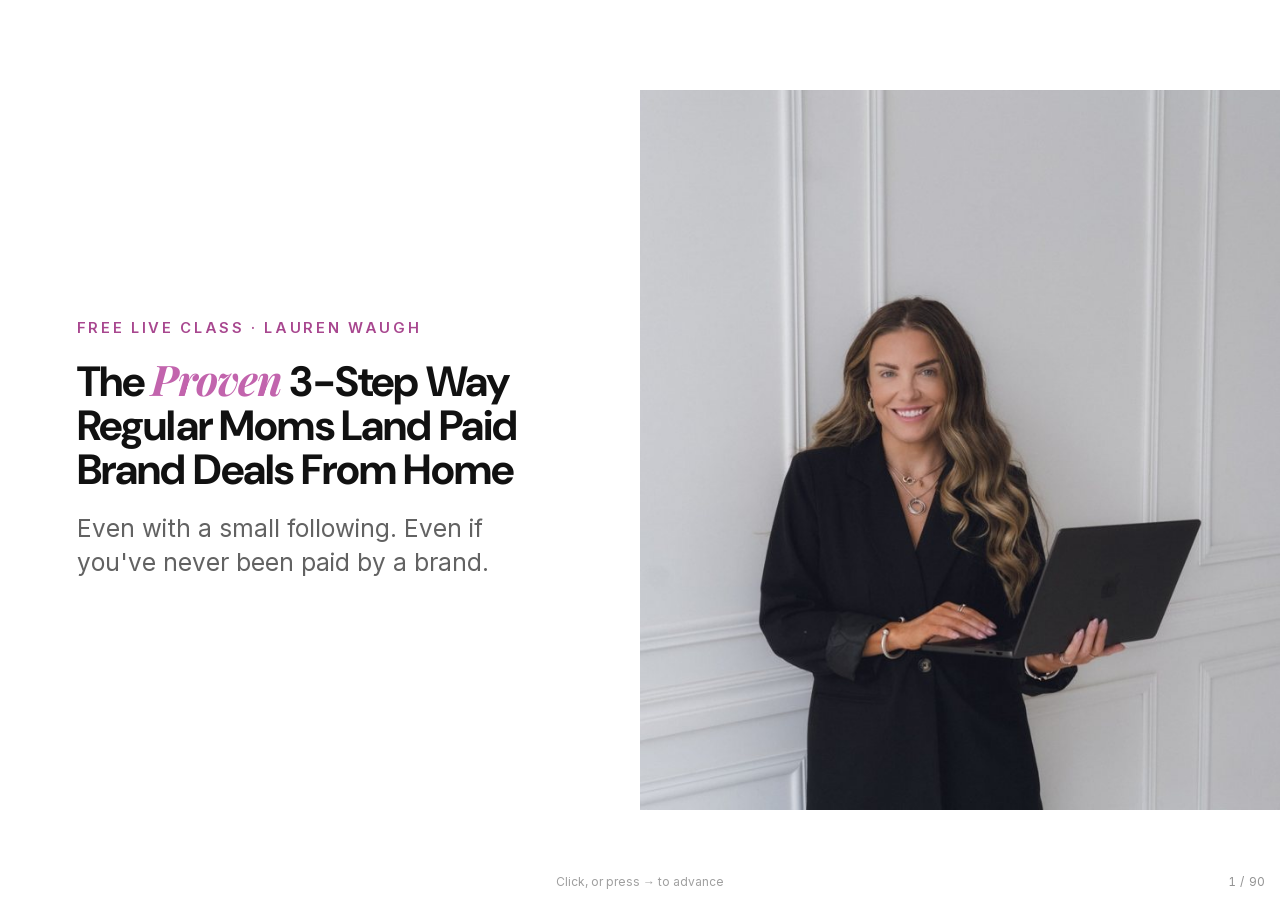
<file: webinar/index.html>
<!doctype html>
<html lang="en">
<head>
<meta charset="utf-8">
<meta name="viewport" content="width=device-width, initial-scale=1">
<meta name="robots" content="noindex">
  <link rel="icon" href="../assets/img/favicon.png" type="image/png" />
  <link rel="apple-touch-icon" href="../assets/img/apple-touch-icon.png" />
<title>The 3-Step Paid Brand Deal Class · Lauren Waugh</title>
<link rel="preconnect" href="https://fonts.googleapis.com"><link rel="stylesheet" href="https://fonts.googleapis.com/css2?family=DM+Sans:wght@500;600;700;800&family=Playfair+Display:ital,wght@1,600;1,700&display=swap">
<style>
@font-face{font-family:"SFD";src:url(../assets/fonts/sfpro-bold.woff2) format("woff2");font-weight:700;font-display:swap}
@font-face{font-family:"Inter";src:url(../assets/fonts/inter-normal.woff2) format("woff2");font-weight:100 900;font-display:swap}
:root{--ink:#f6ede6;--ink2:#fffaf6;--red:#9b1b30;--red2:#a57a3c;--deep:#5c0f1f;--cream:#2b1218;--mute:rgba(43,18,24,.66);--line:rgba(43,18,24,.12)}
*{box-sizing:border-box}
html,body{height:100%;margin:0}
body{overflow:hidden;background:#000;color:var(--cream);font-family:Inter,system-ui,sans-serif;-webkit-font-smoothing:antialiased}
#stage{position:fixed;left:50%;top:50%;transform:translate(-50%,-50%);width:min(100vw,177.78vh);height:min(56.25vw,100vh);overflow:hidden;background:var(--ink)}
.slide{position:absolute;inset:0;overflow:hidden;container-type:size;background:var(--ink)}
#bar{position:fixed;left:0;top:0;height:3px;background:var(--red);width:0;transition:width .3s ease;z-index:5}
#counter{position:fixed;right:14px;bottom:12px;z-index:5;font:12px/1 Inter,system-ui;color:var(--cream);opacity:.45;letter-spacing:.06em;font-variant-numeric:tabular-nums}
#hint{position:fixed;left:50%;bottom:12px;transform:translateX(-50%);z-index:5;font:12px/1 Inter;color:var(--cream);opacity:.4;transition:opacity .6s}

/* type */
h1,h2,h3{font-family:SFD,"SF Pro Display",-apple-system,Inter,sans-serif;font-weight:700;margin:0;letter-spacing:-.02em;line-height:1.04}
.h1{font-size:6.2cqw}.h2{font-size:4.6cqw}.h3{font-size:3.3cqw}
p{margin:0}
.sub{font-size:1.9cqw;line-height:1.4;color:var(--mute);margin-top:2.6cqh;max-width:46ch}
.eye{font:600 1.15cqw/1 Inter;letter-spacing:.18em;text-transform:uppercase;color:var(--red2);margin-bottom:3cqh}
.r{color:var(--red2)}
.brand{position:absolute;left:4cqw;top:5cqh;font:700 1.5cqw/1 SFD,Inter;color:var(--red2);letter-spacing:-.01em;z-index:3}

/* layouts */
.c{position:absolute;inset:0;display:flex;flex-direction:column;align-items:center;justify-content:center;text-align:center;padding:8cqh 9cqw}
.c .sub{margin-left:auto;margin-right:auto}
.redbg{background:var(--red)} .redbg .sub{color:rgba(255,255,255,.82)} .redbg .eye{color:#fff;opacity:.8}
.creambg{background:var(--cream);color:var(--ink)} .creambg .sub{color:rgba(14,13,13,.62)} .creambg .eye{color:var(--red)}
.full img.bg{position:absolute;top:0;right:0;width:56%;height:100%;object-fit:cover}
.full.rt img.bg{right:auto;left:0}
.full::after{content:"";position:absolute;inset:0;background:linear-gradient(90deg,var(--ink) 0%,var(--ink) 44%,rgba(14,13,13,.55) 52%,rgba(14,13,13,0) 64%)}
.full.rt::after{background:linear-gradient(270deg,var(--ink) 0%,var(--ink) 44%,rgba(14,13,13,.55) 52%,rgba(14,13,13,0) 64%)}
.full .tx{position:absolute;z-index:2;left:6cqw;top:50%;transform:translateY(-50%);max-width:40cqw}
.full.rt .tx{left:auto;right:6cqw}
.split{display:grid;grid-template-columns:1fr 1fr;height:100%}
.split .ph{position:relative;overflow:hidden}
.split .ph img{position:absolute;inset:0;width:100%;height:100%;object-fit:cover;object-position:50% 15%}
.split .tx{display:flex;flex-direction:column;justify-content:center;padding:0 6cqw}
.split.rev .ph{order:2}
.ph-frame{width:100%;height:100%;object-fit:cover;object-position:50% 15%;border-radius:1.4cqw}
.framed{position:absolute;inset:0;display:grid;grid-template-columns:1fr 1fr;align-items:center;gap:6cqw;padding:0 7cqw}
.framed .pic{height:72cqh;display:flex;align-items:center;justify-content:center}
.framed .pic img{max-height:72cqh;max-width:100%;border-radius:1.2cqw;box-shadow:0 3cqh 8cqh rgba(0,0,0,.5)}
.tilt{transform:rotate(-3deg)}
.pol{background:#fff;padding:1.2cqw 1.2cqw 5cqh;border-radius:.4cqw;box-shadow:0 3cqh 8cqh rgba(0,0,0,.5);transform:rotate(-4deg)}
.pol img{display:block;height:60cqh;width:auto;max-width:34cqw;object-fit:cover}
.cluster{display:flex;gap:2cqw;justify-content:center;align-items:center;margin-top:5cqh}
.cluster img{height:52cqh;width:auto;border-radius:1cqw;object-fit:cover;box-shadow:0 2cqh 6cqh rgba(0,0,0,.5)}
.cluster img:nth-child(2){transform:translateY(-3cqh)}
.cluster img:nth-child(odd){transform:rotate(-2deg)}

/* nodes */
.nodes{display:flex;align-items:flex-start;justify-content:center;gap:0;margin-top:9cqh;position:relative;width:100%}
.node{flex:1;display:flex;flex-direction:column;align-items:center;position:relative;padding:0 1.2cqw}
.node .dot{width:7.4cqw;height:7.4cqw;border-radius:50%;background:var(--ink2);border:.25cqw solid var(--red);display:grid;place-items:center;font:700 2.6cqw SFD;color:var(--cream);position:relative;z-index:2}
.node:not(:last-child)::after{content:"";position:absolute;top:3.7cqw;left:50%;width:100%;height:.25cqw;background:linear-gradient(90deg,var(--red),rgba(70,2,33,.25));z-index:1}
.node b{display:block;font:700 1.9cqw/1.2 SFD;margin-top:3cqh}
.node span{display:block;font-size:1.35cqw;line-height:1.4;color:var(--mute);margin-top:1.2cqh;max-width:22ch}
.creambg .node .dot{background:#fff;color:var(--ink)} .creambg .node span{color:rgba(14,13,13,.6)}

/* cards */
.grid{display:grid;gap:1.6cqw;margin-top:7cqh;width:100%}
.g2{grid-template-columns:1fr 1fr}.g3{grid-template-columns:repeat(3,1fr)}.g4{grid-template-columns:repeat(4,1fr)}
.card{background:var(--ink2);border:1px solid var(--line);border-radius:1.2cqw;padding:3.4cqh 1.8cqw;text-align:left}
.card .n{font:700 1.2cqw SFD;color:var(--red2);letter-spacing:.1em}
.card b{display:block;font:700 1.9cqw/1.2 SFD;margin-top:1.4cqh}
.card span{display:block;font-size:1.3cqw;line-height:1.45;color:var(--mute);margin-top:1cqh}
.creambg .card{background:#fff;border-color:rgba(14,13,13,.08)} .creambg .card span{color:rgba(14,13,13,.6)}

/* myth */
.myth{display:grid;grid-template-columns:1fr 1fr;height:100%}
.myth>div{display:flex;flex-direction:column;justify-content:center;padding:0 6cqw}
.myth .m{background:var(--ink2)} .myth .m h2{color:rgba(245,239,233,.45);text-decoration:line-through;text-decoration-color:var(--red);text-decoration-thickness:.35cqw}
.myth .t{background:var(--red)}
.myth .lab{font:600 1.2cqw Inter;letter-spacing:.2em;text-transform:uppercase;margin-bottom:3cqh;opacity:.75}

/* compare */
.cmp{display:grid;grid-template-columns:1fr 1fr;gap:2cqw;margin-top:6cqh;width:100%}
.cmp .col{border-radius:1.2cqw;padding:3.6cqh 2.4cqw;text-align:left}
.cmp .a{background:var(--ink2);border:1px solid var(--line)} .cmp .a h3{color:rgba(245,239,233,.5)}
.cmp .b{background:var(--red)}
.cmp ul{list-style:none;margin:2.6cqh 0 0;padding:0}
.cmp li{font-size:1.65cqw;line-height:1.35;padding:1.5cqh 0;border-top:1px solid rgba(255,255,255,.14)}
.cmp .a li{color:var(--mute)}

/* quote */
.q{position:absolute;inset:0;display:grid;grid-template-columns:38cqw 1fr;align-items:center}
.q .ph{height:100%;position:relative}.q .ph img{position:absolute;inset:0;width:100%;height:100%;object-fit:cover;object-position:50% 15%}
.q .tx{padding:0 7cqw}
.q blockquote{margin:0;font:700 3.4cqw/1.18 SFD;letter-spacing:-.015em}
.q cite{display:block;margin-top:4cqh;font:600 1.3cqw Inter;font-style:normal;letter-spacing:.14em;text-transform:uppercase;color:var(--red2)}
.stars{color:var(--red2);font-size:1.8cqw;letter-spacing:.3em;margin-bottom:3cqh}

/* chat prompt */
.chat{display:inline-flex;align-items:center;gap:1.2cqw;background:#fff;color:var(--ink);border-radius:5cqw;padding:2cqh 2.4cqw 2cqh 1.4cqw;margin-top:6cqh;box-shadow:0 2cqh 6cqh rgba(0,0,0,.35)}
.chat i{width:3.6cqw;height:3.6cqw;border-radius:50%;background:var(--red);display:grid;place-items:center;color:#fff;font:700 1.4cqw SFD;font-style:normal}
.chat b{font:700 2.4cqw SFD}
.caret{display:inline-block;width:.18cqw;height:2.6cqw;background:var(--red);margin-left:.4cqw;animation:blink 1s steps(1) infinite;vertical-align:middle}
@keyframes blink{50%{opacity:0}}

/* quiz */
.quiz{display:flex;gap:2cqw;margin-top:7cqh}
.quiz div{width:22cqw;padding:3.6cqh 0;border-radius:1.2cqw;border:.2cqw solid var(--line);font:700 2.8cqw SFD;transition:all .5s}
.quiz .on{background:var(--red);border-color:var(--red)}
.quiz .off{opacity:.3}
.reveal{opacity:0;transform:translateY(2cqh);transition:all .6s;margin-top:5cqh}
.reveal.in{opacity:1;transform:none}

/* stack */
.stack{width:100%;margin-top:5cqh;display:flex;flex-direction:column;gap:1.2cqh}
.stack .row{display:flex;align-items:center;justify-content:space-between;background:var(--ink2);border:1px solid var(--line);border-radius:1cqw;padding:2.1cqh 2.2cqw;font:700 1.8cqw SFD;text-align:left}
.stack .row em{font:500 1.25cqw Inter;font-style:normal;color:var(--mute)}
.stack .row.bn{border-color:rgba(168,194,86,.6)}
.stack .row.bn em{color:var(--red2)}
.btn{display:inline-block;margin-top:6cqh;background:var(--red);color:#fff;font:700 2.2cqw SFD;padding:2.8cqh 4cqw;border-radius:5cqw;box-shadow:0 2cqh 6cqh rgba(70,2,33,.4)}
.pill{display:inline-block;border:1px solid var(--line);border-radius:4cqw;padding:1.4cqh 2cqw;font-size:1.4cqw;color:var(--mute);margin-top:3cqh}

/* animations on mount */
.a1,.a2,.a3,.a4,.a5{opacity:0;transform:translateY(2.4cqh);animation:up .7s cubic-bezier(.2,.7,.2,1) forwards}
.a2{animation-delay:.18s}.a3{animation-delay:.36s}.a4{animation-delay:.54s}.a5{animation-delay:.72s}
@keyframes up{to{opacity:1;transform:none}}
.zoom img.bg{animation:kb 9s ease-out forwards}
@keyframes kb{from{transform:scale(1.08)}to{transform:scale(1)}}
html.reduced .a1,html.reduced .a2,html.reduced .a3,html.reduced .a4,html.reduced .a5{animation:none;opacity:1;transform:none}
html.reduced .zoom img.bg{animation:none}

/* demos */
.meter{width:70cqw;margin-top:8cqh;position:relative}
.meter .track{height:2.2cqh;border-radius:2cqh;background:linear-gradient(90deg,#3a3434,var(--red))}
.meter .lbls{display:flex;justify-content:space-between;margin-top:2.4cqh;font:600 1.5cqw Inter;color:var(--mute)}
.meter .needle{position:absolute;top:-2.4cqh;left:0;width:.5cqw;height:7cqh;background:var(--cream);border-radius:1cqw;transition:left 1.8s cubic-bezier(.3,.8,.2,1)}
.meter .tag{position:absolute;top:-9cqh;transform:translateX(-50%);font:700 1.6cqw SFD;background:var(--cream);color:var(--ink);padding:1cqh 1.2cqw;border-radius:.6cqw;white-space:nowrap;transition:left 1.8s cubic-bezier(.3,.8,.2,1)}
.kill{display:grid;grid-template-columns:repeat(4,1fr);gap:1.4cqw;margin-top:6cqh;width:100%}
.kill div{background:var(--ink2);border:1px solid var(--line);border-radius:1cqw;padding:3cqh 1.4cqw;text-align:left;opacity:.15;transition:all .45s}
.kill div.on{opacity:1;border-color:rgba(168,194,86,.55)}
.kill div.big{background:var(--red);border-color:var(--red)}
.kill i{font:700 1.2cqw SFD;color:var(--red2);font-style:normal;letter-spacing:.1em}
.kill div.big i{color:#fff}
.kill b{display:block;font:700 1.75cqw/1.2 SFD;margin-top:1.2cqh}
.tri{width:84cqh;height:62cqh;margin-top:4cqh;overflow:visible}
.tri line{stroke:var(--red);stroke-width:3;stroke-dasharray:400;stroke-dashoffset:400;transition:stroke-dashoffset 1s ease}
.tri.go line{stroke-dashoffset:0}
.tri circle{fill:var(--ink2);stroke:var(--red);stroke-width:3}
.tri text{fill:var(--cream);font:700 18px SFD,Inter;text-anchor:middle}
.tri .ctr{fill:var(--red2);font-size:13px;opacity:0;transition:opacity .6s 1.2s}
.tri.go .ctr{opacity:1}
.thermo{width:76cqw;margin-top:9cqh;position:relative}
.thermo .tube{height:3cqh;border-radius:3cqh;background:#2a2525;overflow:hidden}
.thermo .fill{height:100%;width:0;background:linear-gradient(90deg,#e8cfd6,var(--red));transition:width 3.2s cubic-bezier(.4,.1,.3,1)}
.thermo .steps{display:flex;justify-content:space-between;margin-top:3cqh}
.thermo .steps span{font:700 1.6cqw SFD;opacity:.25;transition:opacity .4s;width:20%;text-align:center}
.thermo .steps span.on{opacity:1}
.big{font:700 22cqh/1 SFD;color:var(--red2);letter-spacing:-.04em}
.pp{display:flex;gap:4cqw;align-items:center;margin-top:7cqh}
.pp div{width:20cqw;padding:4cqh 0;border-radius:1.2cqw;font:700 2.6cqw SFD;background:var(--ink2);border:1px solid var(--line)}
.pp .pull{animation:pull 2.4s ease-in-out infinite}
.pp .push{animation:push 2.4s ease-in-out infinite;background:var(--red);border-color:var(--red)}
@keyframes pull{50%{transform:translateX(3cqw)}}
@keyframes push{50%{transform:translateX(-3cqw)}}
html.reduced .pp div{animation:none}
.cover{height:66cqh;border-radius:1cqw;box-shadow:0 3cqh 8cqh rgba(0,0,0,.55);transform:rotate(-4deg)}
.shots{display:flex;gap:2.4cqw;justify-content:center;margin-top:5cqh}
.shots img{height:58cqh;border-radius:1.2cqw;box-shadow:0 3cqh 8cqh rgba(0,0,0,.5)}
.shots img:nth-child(1){transform:rotate(-3deg)}.shots img:nth-child(3){transform:rotate(3deg)}
.faq .q2{font:700 4.4cqw/1.12 SFD;max-width:20ch}
.faq .tag{font:600 1.2cqw Inter;letter-spacing:.2em;text-transform:uppercase;color:var(--red2);margin-bottom:4cqh}

/* Lauren's own colours (her Stan store): white, black, orchid pink. One solid tone, plain photos, no fades. */
:root{--ink:#ffffff;--ink2:#fbf0f7;--red:#111111;--red2:#a8478f;--deep:#000;--cream:#111111;--mute:rgba(17,17,17,.66);--line:rgba(17,17,17,.13)}
body{background:#ffffff}
#bar{background:#e595d3} #counter,#hint{color:#111}
h1,h2,h3,.node b,.card b,.q blockquote,.stack .row,.faq .q2,.big,.chat b,.btn,.quiz div{font-family:"DM Sans",SFD,Inter,sans-serif;font-weight:700}
.r{font-family:"Playfair Display",Georgia,serif;font-style:italic;color:#c264ad}
.brand{color:#111}
.redbg,.myth .t,.cmp .b,.quiz .on{background:#111;color:#fff}
.redbg .eye{color:#f6cbe9;opacity:1} .redbg .sub,.myth .t .lab{color:rgba(255,255,255,.78)} .cmp .b li{border-top-color:rgba(255,255,255,.16)}
.redbg .brand{color:#f6cbe9}
.creambg{background:#f6cbe9;color:#111} .creambg .sub{color:rgba(17,17,17,.72)} .creambg .eye,.faq .tag{color:#111}
.chat{color:#111} .chat i{background:#f6cbe9;color:#111} .caret{background:#e595d3}
.creambg .chat{background:#111;color:#fff}
.btn{background:#e595d3;color:#111;box-shadow:none}
.full::after,.full.rt::after{display:none}
.full img.bg{width:50%;mask-image:none;-webkit-mask-image:none}
.full .tx{max-width:38cqw}
.split .ph{border-radius:0;box-shadow:none}
.q .ph{border-radius:0;box-shadow:none}
.myth .m{background:var(--ink2)} .myth .m h2{color:rgba(17,17,17,.42)}
.cmp .a h3{color:rgba(17,17,17,.45)}
.myth .t h2 .r{color:#111}
.stack .row.bn,.kill div.on{border-color:#e595d3}
.kill div.big{background:#f6cbe9;color:#111;font:inherit;letter-spacing:normal} .kill div.big i{color:#111}
.meter .track{background:linear-gradient(90deg,#f3e3ee,#e595d3)}
.thermo .tube{background:#f3e3ee} .thermo .fill{background:#e595d3}
.node .dot{background:#f6cbe9;border-color:#111;color:#111}
.node:not(:last-child)::after{background:#111}
.redbg .node .dot{background:#f6cbe9} .redbg .node span{color:rgba(255,255,255,.7)}
.tri line{stroke:#111} .tri circle{fill:#f6cbe9;stroke:#111} .tri text{fill:#111} .tri .ctr{fill:#a8478f}
.redbg .btn{background:#f6cbe9!important;color:#111!important}
.framed .pic img,.cluster img,.shots img,.pol,.cover,.card,.stack .row,.kill div,.pp div,.chat{box-shadow:none}
.tilt,.pol,.cover,.cluster img:nth-child(odd),.cluster img:nth-child(2){transform:none}
.framed .pic img,.shots img,.cover{border-radius:.6cqw}
.big{color:#111}
.big .num{background:#f6cbe9;padding:0 .08em}
.a1,.a2,.a3,.a4,.a5{animation:none;opacity:1;transform:none}
.reveal{transition:none}
.zoom img.bg{animation:none}
.kill div,.quiz div{transition:none}
.money{display:flex;gap:1.6cqw;margin-top:6cqh;align-items:center;font:800 3cqw "DM Sans",SFD}
.money span{background:var(--ink2);border:1px solid var(--line);border-radius:1cqw;padding:2.6cqh 2cqw}
.money span.on{background:#f6cbe9;border-color:#111}
.money em{font-style:normal;color:var(--mute);font-size:2.4cqw}
</style>
</head>
<body>
<div id="stage" aria-live="polite"></div>
<div id="bar"></div>
<div id="counter"></div>
<div id="hint">Click, or press → to advance</div>

<script>
const DECK = (function(){
  const reduced = matchMedia('(prefers-reduced-motion: reduce)').matches;
  if (reduced) document.documentElement.classList.add('reduced');
  const stage = document.getElementById('stage');
  const bar = document.getElementById('bar');
  const counter = document.getElementById('counter');
  let current = 0, SLIDES = [];
  function show(i){
    if (!SLIDES.length) return;
    current = Math.max(0, Math.min(SLIDES.length - 1, i));
    const s = SLIDES[current];
    const el = document.createElement('section');
    el.className = 'slide';
    el.innerHTML = (typeof s === 'string') ? s : (s.html || '');
    stage.replaceChildren(el);
    if (s && typeof s.onMount === 'function') s.onMount(el, { reduced });
    bar.style.width = (current / Math.max(1, SLIDES.length - 1) * 100) + '%';
    counter.textContent = (current + 1) + ' / ' + SLIDES.length;
    if (current > 0) document.getElementById('hint').style.opacity = 0;
  }
  const next = () => show(current + 1);
  const prev = () => show(current - 1);
  addEventListener('keydown', e => {
    if (['ArrowRight',' ','Spacebar','PageDown'].includes(e.key)){ e.preventDefault(); next(); }
    else if (['ArrowLeft','PageUp'].includes(e.key)){ e.preventDefault(); prev(); }
    else if (e.key === 'Home'){ show(0); }
    else if (e.key === 'End'){ show(SLIDES.length - 1); }
  });
  addEventListener('click', e => { (e.clientX < innerWidth * 0.33 ? prev : next)(); });
  function load(slides){ SLIDES = slides || []; show((+new URLSearchParams(location.search).get('s')||1)-1); }
  return { load, show, next, prev, reduced };
})();

/* ---------- slide builders (design + copy live here) ---------- */
const I = n => `../assets/img/deck/${n}?v=4`;
const P = {
  stand:'l-blazer-stand.jpg', stand2:'l-blazer-stand2.jpg', stand3:'l-dream-client-sign2.jpg', chair:'l-chair-laptop2.jpg', chair2:'l-chair-laptop.jpg',
  sofa:'l-sofa-laptop2.jpg', sofa2:'l-leather-sofa.jpg', leather:'l-leather-sofa2.jpg', green:'l-green-chair2.jpg', green2:'l-green-chair.jpg',
  sign:'l-dream-client-sign.jpg', laugh:'l-laughing-chair.jpg', laugh2:'l-laughing-chair2.jpg', phone:'l-phone-ok.jpg',
  selfie:'l-ugc-selfie3.jpg', selfie3:'l-ugc-selfie2.jpg'
};
const B = `<div class="brand">Lauren Waugh</div>`;
const eye = t => t ? `<div class="eye a1">${t}</div>` : '';
const sub = t => t ? `<p class="sub a3">${t}</p>` : '';

const full = (img, h, s, o={}) => `<div class="full zoom ${o.rt?'rt':''}" style="position:absolute;inset:0">
  <img class="bg" src="${I(P[img]||img)}" alt="" style="object-position:${o.pos||'50% 15%'}">
  <div class="tx">${eye(o.eye)}<h2 class="${o.size||'h2'} a2">${h}</h2>${sub(s)}</div></div>`;
const split = (img, h, s, o={}) => `<div class="split ${o.rev?'rev':''}">
  <div class="ph"><img src="${I(P[img]||img)}" alt="" style="object-position:${o.pos||'50% 15%'}"></div>
  <div class="tx">${eye(o.eye)}<h2 class="${o.size||'h2'} a2">${h}</h2>${sub(s)}</div></div>`;
const text = (h, s, o={}) => `<div class="c ${o.bg||''}">${B}${eye(o.eye)}<h1 class="${o.size||'h1'} a2">${h}</h1>${sub(s)}</div>`;
const divider = (n, h, s) => `<div class="c redbg"><div class="eye a1">${n}</div><h1 class="h1 a2" style="font-size:8cqw">${h}</h1>${sub(s)}</div>`;
const framed = (img, h, s, o={}) => `<div class="framed ${o.bg||''}" ${o.bg?'style="position:absolute;inset:0"':''}>
  <div class="tx" style="text-align:left">${eye(o.eye)}<h2 class="h2 a2">${h}</h2>${sub(s)}</div>
  <div class="pic a3"><img class="${o.tilt?'tilt':''}" src="${I(img)}" alt=""></div></div>`;
const polaroid = (img, h, s, o={}) => `<div class="framed"><div class="tx" style="text-align:left">${eye(o.eye)}<h2 class="h2 a2">${h}</h2>${sub(s)}</div>
  <div class="pic a3"><div class="pol"><img src="${I(P[img]||img)}" alt=""></div></div></div>`;
const cluster = (imgs, h, s, o={}) => `<div class="c">${eye(o.eye)}<h2 class="h3 a2">${h}</h2>
  <div class="cluster a3">${imgs.map(i=>`<img src="${I(P[i]||i)}" alt="">`).join('')}</div>${s?`<p class="sub a4" style="margin-top:3cqh">${s}</p>`:''}</div>`;
const nodes = (h, items, o={}) => `<div class="c ${o.bg||''}">${eye(o.eye)}<h2 class="h2 a2">${h}</h2>
  <div class="nodes a3">${items.map((it,i)=>`<div class="node"><div class="dot">${it[2]||i+1}</div><b>${it[0]}</b>${it[1]?`<span>${it[1]}</span>`:''}</div>`).join('')}</div></div>`;
const cards = (h, items, cols, o={}) => `<div class="c ${o.bg||''}">${eye(o.eye)}<h2 class="h2 a2">${h}</h2>
  <div class="grid g${cols} a3">${items.map((it,i)=>`<div class="card"><div class="n">${String(i+1).padStart(2,'0')}</div><b>${it[0]}</b>${it[1]?`<span>${it[1]}</span>`:''}</div>`).join('')}</div></div>`;
const myth = (m, t) => `<div class="myth"><div class="m"><div class="lab">Myth</div><h2 class="h2 a1">${m}</h2></div>
  <div class="t"><div class="lab">Truth</div><h2 class="h2 a3">${t}</h2></div></div>`;
const compare = (h, a, al, b, bl, o={}) => `<div class="c">${eye(o.eye)}<h2 class="h2 a1">${h}</h2><div class="cmp">
  <div class="col a a2"><h3 class="h3">${a}</h3><ul>${al.map(x=>`<li>${x}</li>`).join('')}</ul></div>
  <div class="col b a4"><h3 class="h3">${b}</h3><ul>${bl.map(x=>`<li>${x}</li>`).join('')}</ul></div></div></div>`;
const quote = (img, q, who, o={}) => `<div class="q ${o.bg||''}" style="${o.bg?'':'background:var(--ink)'}">
  <div class="ph"><img src="${I(P[img]||img)}" alt=""></div>
  <div class="tx"><div class="stars a1">★★★★★</div><blockquote class="a2">${q}</blockquote><cite class="a3">${who}</cite></div></div>`;
const says = (img, q) => `<div class="q" style="background:var(--ink)"><div class="ph"><img src="${I(P[img]||img)}" alt=""></div>
  <div class="tx"><blockquote class="a2">&ldquo;${q}&rdquo;</blockquote><cite class="a3">Lauren</cite></div></div>`;
const yes = (h, word='YES', o={}) => `<div class="c ${o.bg||'redbg'}">${eye(o.eye||'Type in the chat')}<h2 class="h2 a2" style="max-width:22ch">${h}</h2>
  <div class="chat a4"><i>N</i><b>${word}</b><span class="caret"></span></div></div>`;
const faq = q => `<div class="c faq creambg" style="position:absolute;inset:0">${B}<div class="tag a1">Questions I get asked</div><div class="q2 a2">${q}</div></div>`;


/* demos */
const meter = (h, s, at, label) => ({ html:`<div class="c">${eye('Where most new creators end up')}<h2 class="h2 a1">${h}</h2>
  <div class="meter a2"><div class="tag" style="left:0">${label}</div><div class="needle" style="left:0"></div><div class="track"></div>
  <div class="lbls"><span>Free content, then give up</span><span>Paid every month</span></div></div>${sub(s)}</div>`,
  onMount(el,{reduced}){ const n=el.querySelector('.needle'),t=el.querySelector('.tag');
    const go=()=>{n.style.left=at+'%';t.style.left=at+'%'}; reduced?go():setTimeout(go,350);} });
const killers = (focus) => ({ html:`<div class="c">${eye('The 7 mistakes that keep creators unpaid')}<h2 class="h2 a1">${focus?'The biggest one is waiting for brands to find you.':'Most new creators make at least three of these.'}</h2>
  <div class="kill">${['Waiting for more followers','No portfolio, or a messy one','Saying yes to free product forever','Long pitches about yourself','Freezing when they ask your rate','Stopping after the first no','Waiting for brands to find you',null]
   .map((k,i)=>k?`<div data-i="${i}"><i>${String(i+1).padStart(2,'0')}</i><b>${k}</b></div>`:'<div style="visibility:hidden"></div>').join('')}</div></div>`,
  onMount(el,{reduced}){ const ds=[...el.querySelectorAll('.kill div[data-i]')];
    if(focus){ds.forEach(d=>{d.classList.add('on'); if(d.dataset.i==='6') d.classList.add('big'); else d.style.opacity=.25}); return;}
    ds.forEach((d,i)=>reduced?d.classList.add('on'):setTimeout(()=>d.classList.add('on'),400+i*260)); } });
const triangle = (h, s, labels) => ({ html:`<div class="c">${eye(s)}<h2 class="h2 a1">${h}</h2>
  <svg class="tri" viewBox="-60 -24 420 310"><line x1="150" y1="40" x2="40" y2="220"/><line x1="40" y1="220" x2="260" y2="220"/><line x1="260" y1="220" x2="150" y2="40"/>
  <circle cx="150" cy="40" r="30"/><circle cx="40" cy="220" r="30"/><circle cx="260" cy="220" r="30"/>
  <text x="150" y="46">1</text><text x="40" y="226">2</text><text x="260" y="226">3</text>
  <text x="150" y="-4" style="font-size:14px">${labels[0]}</text><text x="40" y="276" style="font-size:14px">${labels[1]}</text><text x="260" y="276" style="font-size:14px">${labels[2]}</text>
  <text class="ctr" x="150" y="168">Paid</text></svg></div>`,
  onMount(el,{reduced}){ const t=el.querySelector('.tri'); reduced?t.classList.add('go'):setTimeout(()=>t.classList.add('go'),300);} });
const thermo = { html:`<div class="c">${eye('Step 2 · Your pitch')}<h2 class="h2 a1">Who to pitch first.</h2>
  <div class="thermo a2"><div class="tube"><div class="fill"></div></div>
  <div class="steps"><span>Huge brands</span><span>Mid-size brands</span><span>Brands you already use</span><span>Agencies</span><span>Your odds</span></div></div>
  <p class="sub a3">Agencies run many brands at once. One yes can turn into several deals.</p></div>`,
  onMount(el,{reduced}){ const f=el.querySelector('.fill'),ss=[...el.querySelectorAll('.steps span')];
    if(reduced){f.style.width='100%';ss.forEach(s=>s.classList.add('on'));return;}
    setTimeout(()=>f.style.width='100%',300); ss.forEach((s,i)=>setTimeout(()=>s.classList.add('on'),400+i*700)); } };
const math = { html:`<div class="c">${eye('Step 3 · Your price')}<h2 class="h2 a1">One $500 deal a week.</h2>
  <div class="money a2"><span>$500 deal</span><em>×</em><span>4 a month</span><em>=</em><span class="on">$2,000 a month</span></div>
  <p class="sub a3">I filmed a $500 deal for a phone case in one afternoon.</p></div>` };
const moneyFact = { html:`<div class="c">${B}<div class="big a1">300</div><h2 class="h3 a2" style="margin-top:3cqh">followers when I started UGC.</h2><p class="sub a3">200+ brand deals later, the following was never the thing.</p></div>` };
const freeCost = { html:`<div class="c">${eye('What doing nothing costs')}<h2 class="h2 a1">One free video a week.</h2>
  <div class="money a2"><span>1 a week</span><em>×</em><span>52 weeks</span><em>=</em><span class="on">52 unpaid videos</span></div>
  <p class="sub a3">That\'s a whole year of work a brand could have paid you for.</p></div>` };
const counter = (end, h, s, suffix='') => ({ html:`<div class="c">${B}<div class="big a1"><span class="num">0</span>${suffix}</div><h2 class="h3 a2" style="margin-top:3cqh">${h}</h2>${sub(s)}</div>`,
  onMount(el,{reduced}){ const n=el.querySelector('.num'); if(reduced){n.textContent=end;return;}
    const t0=performance.now(),d=1300;(function tick(now){const p=Math.min(1,(now-t0)/d),e=1-Math.pow(1-p,3);n.textContent=Math.round(end*e);if(p<1)requestAnimationFrame(tick)})(t0);} });
const quiz = { html:`<div class="c">${B}${eye('Quick quiz before we start')}<h2 class="h2 a1" style="max-width:20ch">True or false: you need a big following to get paid by brands.</h2>
  <div class="quiz a2"><div class="t">True</div><div class="f">False</div></div>
  <p class="sub reveal">False. I started at 300 followers. Brands pay for the content. I\'ll show you how.</p></div>`,
  onMount(el,{reduced}){ const go=()=>{el.querySelector('.f').classList.add('on');el.querySelector('.t').classList.add('off');el.querySelector('.reveal').classList.add('in')}; reduced?go():setTimeout(go,1600);} };
const shots = (e, h, imgs) => ({ html:`<div class="c">${eye(e)}<h2 class="h3 a1">${h}</h2><div class="shots a2">${imgs.map(i=>`<img src="${I('../proof/'+i)}" alt="">`).join('')}</div></div>` });

const PILLARS = [['The portfolio brands say yes to','Even with zero paid deals'],['The simple first pitch','What I\'d send to land your first paid deal'],['How to price your first deal','So you stop making free content']];

DECK.load([
/* ===== 1 HOOK ===== */
full('stand', 'The <span class="r">Proven</span> 3-Step Way Regular Moms Land Paid Brand Deals From Home', 'Even with a small following. Even if you\'ve never been paid by a brand.', {eye:'Free live class · Lauren Waugh', size:'h3', pos:'50% 20%'}),
quiz,
full('sofa', 'Grab a notebook. You\'re going to want it.', 'And put your phone on Do Not Disturb. This hour is just for you.', {rt:true, pos:'50% 25%'}),
split('chair', 'Hey, I\'m Lauren.', 'Stay-at-home mom of two and a full-time UGC creator. I\'ve worked with 200+ brands from my house.', {eye:'Your host tonight', pos:'50% 25%'}),
yes('Where are you watching from tonight?', 'Tulsa, OK', {bg:'creambg'}),
yes('Have you ever been paid by a brand? Type YES or NOT YET.', 'NOT YET'),
text('Tonight is for moms who are <span class="r">done</span> making free content.', 'And ready for brands to actually pay them.'),

/* ===== 2 PAIN ===== */
cards('Stop me if any of these sound familiar.', [['You keep waiting for more followers','Before you let yourself pitch'],['You made content for a free product','And nobody ever paid you'],['You sent your portfolio','And never heard back'],['A brand asked your rates','And you froze']], 4),
full('laugh', 'You post. You wait. You check your inbox.', 'And it\'s quiet again.', {pos:'50% 25%'}),
full('green', 'Everyone says "just pitch brands."', 'Nobody tells you what to send, who to send it to, or what to charge.', {rt:true, pos:'50% 25%'}),
meter('Most new creators get stuck on the left.', 'They make free content, send a few DMs, hear nothing and decide UGC isn\'t for them.', 18, 'You are here'),
split('sign', 'You don\'t need a big following.', 'You need a portfolio, a pitch and a price. In that order.', {rev:true, size:'h3', pos:'50% 25%'}),
yes('Type YES if one of these sounds like you.'),

/* ===== 3 TEASE ===== */
nodes('Tonight I\'ll walk you through the 3 steps.', PILLARS, {eye:'What you\'ll learn'}),
killers(false),
framed('gift-rates.jpg', 'You got a free gift when you signed up.', 'My UGC Rate Cheat Sheet. It\'s waiting in the WhatsApp group.', {eye:'Free gift'}),

/* ===== 4 EXCITE ===== */
full('phone', 'Imagine opening an email that says "We\'d love to work with you. What\'s your rate?"', 'And knowing exactly what to say.', {rt:true, size:'h3', pos:'50% 20%'}),
full('sofa2', 'Imagine getting paid for the videos you film during nap time.', '', {rt:true, size:'h3', pos:'50% 25%'}),
says('leather', 'They rolled their eyes when I said I was going to "make videos." 200+ brand deals later, they\'re asking how.'),

/* ===== 5 MY STORY ===== */
full('green2', 'So why listen to me?', '', {eye:'My story', pos:'50% 25%'}),
split('stand2', 'I used to be a scrub tech.', 'Then I became a stay-at-home mom to a 4-year-old and a 2-year-old.', {pos:'50% 25%'}),
split('laugh2', 'I started UGC last year with about 300 followers.', 'A lot of my reels got under 500 views. I had no idea what I was doing.', {rev:true, pos:'50% 25%'}),
says('selfie', 'I didn\'t have more time than you. I didn\'t have more followers than you. I had less of an excuse habit.'),
counter(200, 'brand deals.', 'Walmart, Canva, L\'Or&eacute;al, Charlotte Tilbury and many more.', '+'),
text('$7K to $10K a month.', 'All from home, around nap time and bedtime.', {eye:'What the steps did'}),
text('Slow months happen to all of us.', 'August and most of September were beyond slow. Then I contracted almost $4,000 in one day.', {eye:'The honest part', size:'h2'}),
framed('l-reel-brands.jpg', 'You might know me from here.', 'Some of the brands I worked with in September.', {eye:'@laurenwaughcreative'}),
says('chair2', 'I\'m not special. I just followed the steps and didn\'t give up in the slow months.'),

/* ===== 6 PARADIGM ===== */
divider('Before we start', 'The <span style="color:#f6cbe9">biggest</span> mistake new creators make'),
compare('There are two ways to try UGC.', 'Hoping', ['Wait for brands to find you','Say yes to free product forever','Guess your rate when they ask'], 'Steps', ['A portfolio that answers every question','A simple pitch, sent every week','A rate you can say without freezing']),
killers(true),
split('green', 'When you wait for brands to find you, you\'re waiting for something that rarely comes.', 'Brands hire the creators who reach out.', {pos:'50% 25%'}),
full('stand3', 'And here\'s the truth: it\'s not your fault.', 'Nobody teaches this part. You\'re piecing it together from saved posts.', {rt:true, pos:'50% 20%'}),
myth('You need thousands of followers to get paid.', 'Brands pay UGC creators for the content, not the audience.'),
moneyFact,
triangle('Getting paid isn\'t luck.', 'It\'s three steps done in order', ['Portfolio','Pitch','Price']),

/* ===== 7 STEP 1 ===== */
divider('Step 1 of 3', 'The portfolio brands say yes to', 'Even with zero paid deals.'),
myth('You need a fancy website and 50 videos.', 'You need one clean page that answers every question.'),
nodes('Every brand asks 5 questions before they hire you.', [['Who are you?','One line'],['What do you create?','Your best 5 to 10 videos'],['Who have you worked with?','Logos, even gifted ones'],['How does it work?','Your process, step by step'],['What do you charge?','Or how to ask']], {eye:'Step 1 · Your portfolio'}),
split('chair', 'No paid work yet? Film products you already own.', 'Treat it like a paid job. Brands can\'t tell the difference.', {eye:'Step 1 · Your portfolio', size:'h3', pos:'50% 25%'}),
compare('Two portfolios. Same creator.', 'Before', ['30 videos in random order','No line about what you do','No way to contact you'], 'After', ['Your best 5 to 10 pieces','Sorted by category','One link, one line, one email']),
text('Pick your best made videos, not your most viewed.', 'A brand is hiring how it looks, not how many people saw it.', {eye:'Step 1 · Your portfolio', size:'h2'}),
says('sign', 'You don\'t need a fancy website. You don\'t need 50 videos. You need a clean, professional portfolio.'),
yes('Type YES if you don\'t have a portfolio yet.'),

/* ===== 7 STEP 2 ===== */
divider('Step 2 of 3', 'The simple first pitch', 'What I\'d send to land your first paid deal.'),
myth('A long email about you.', 'A short message about them.'),
nodes('What goes in your first pitch.', [['Who you are','In one line'],['One video idea','For their product'],['One link','To your portfolio'],['Your rate','Only when they ask']], {eye:'Step 2 · Your pitch'}),
thermo,
split('phone', 'Pitch before their season, not after.', 'A brand plans Q4 in the summer. Get there first.', {eye:'Step 2 · Your pitch', size:'h3', pos:'50% 20%'}),
text('Keep every pitch and follow-up in one place.', 'So nothing slips and nobody gets forgotten.', {eye:'Step 2 · Your pitch', size:'h2'}),
says('laugh', 'A no, or a quiet week, isn\'t the end. It happens to all of us.'),
yes('Type YES if you\'ve ever sent a pitch and heard nothing back.'),

/* ===== 7 STEP 3 ===== */
divider('Step 3 of 3', 'Price your first deal', 'So you stop making free content.'),
myth('Your rate is one number.', 'Your creation fee and your usage rights are two numbers.'),
full('green2', 'Freezing when they ask "what\'s your rate?" is the most expensive moment in UGC.', 'So we decide your number before they ask.', {rt:true, size:'h3', pos:'50% 25%'}),
math,
cards('Where your number comes from.', [['Creation fee','Your time and your skill'],['Usage rights','How long and where they run it'],['Add-ons','Raw footage, hooks, extra cuts']], 3, {eye:'Step 3 · Your price'}),
split('stand2', 'Get paid like a business.', 'About 90% of my deals pay a month or more after the work. Plan for it.', {rev:true, eye:'Step 3 · Your price', size:'h3', pos:'50% 25%'}),
says('selfie3', 'Content creation is a business, not a lottery ticket.'),
yes('Type YES if you\'ve ever said yes to a free product when you wanted money.'),

/* ===== 8 COMMITMENT ===== */
triangle('Portfolio. Pitch. Price.', 'Here\'s the whole thing on one slide', ['Portfolio','Pitch','Price']),
yes('Can you see why waiting for brands never worked?', 'YES', {bg:'creambg'}),
yes('Can you picture your first "yes, here\'s the contract" email?', 'YES', {bg:'creambg'}),
full('sofa', 'Think about the last brand you wanted to work with.', 'Which of the three steps was missing?', {pos:'50% 25%'}),

/* ===== 9 TRANSITION ===== */
split('green', 'Now you know what to do.', 'The hard part is doing it every week, with nobody checking your work.', {pos:'50% 25%'}),
nodes('From here you\'ve got three paths.', [['Do nothing','Keep making free content'],['Figure it out alone','More saved posts, more guessing'],['Let me help you','90 days, with me in your corner']]),
freeCost,
yes('Can I show you how we could work on this together?'),

/* ===== 10 OFFER ===== */
divider('Introducing', 'The Lock In Mentorship', '90 days with me, from zero to paid brand deals.'),
nodes('90 days. Done with me.', [['Foundation','Days 1 to 30','1'],['Scale','Days 31 to 60','2'],['Monetize','Days 61 to 90','3']], {eye:'How it works'}),
cards('Days 1 to 30 · Foundation', [['Your content pillars','What you want to be known for'],['Your portfolio','Built with me, ready to send'],['Your profile','So brands know what you do']], 3, {eye:'The Lock In Mentorship'}),
cards('Days 31 to 60 · Scale', [['What\'s working','We read your numbers together'],['Repeat your winners','Same format, new topic'],['A weekly rhythm','That fits around your kids']], 3, {eye:'The Lock In Mentorship'}),
cards('Days 61 to 90 · Monetize', [['Your pitch list','Brands and agencies to send to'],['Your pitches','Checked by me before you send'],['Your rates','So you never freeze again']], 3, {eye:'The Lock In Mentorship'}),
text('No big following. No fancy website. No more free content.', 'Just a plan, and me in your corner.', {bg:'redbg', size:'h2'}),

/* ===== 11 PRICE (no number) ===== */
split('chair2', 'There\'s no price on a slide.', 'Every plan is built around where you are now. We talk about fit first.', {eye:'Investment', rev:true, pos:'50% 25%'}),

/* ===== 12 BONUSES ===== */
framed('gift-rates.jpg', 'Bonus: The UGC Rate Cheat Sheet.', 'What to charge, and what to say when they ask.', {eye:'Bonus #1'}),
split('sofa2', 'Bonus: My UGC Portfolio Template.', 'The Canva template built on the same structure as my own portfolio.', {eye:'Bonus #2', pos:'50% 25%'}),
split('laugh2', 'Bonus: A personal UGC audit.', 'I review your pitch, portfolio, rates and profile myself.', {eye:'Bonus #3', rev:true, pos:'50% 25%'}),
{ html:`<div class="c">${eye('Everything you get')}<h2 class="h2 a1">The Lock In Mentorship</h2><div class="stack a2">
  ${[['Foundation: pillars, portfolio, profile','Days 1 to 30'],['Scale: what\'s working, repeat it','Days 31 to 60'],['Monetize: pitches, rates, paid deals','Days 61 to 90']].map(r=>`<div class="row"><span>${r[0]}</span><em>${r[1]}</em></div>`).join('')}
  ${[['The UGC Rate Cheat Sheet','Bonus'],['My UGC Portfolio Template','Bonus'],['A personal UGC audit','Bonus']].map(r=>`<div class="row bn"><span>${r[0]}</span><em>${r[1]}</em></div>`).join('')}
  </div></div>` },

/* ===== 13 RISK REVERSAL ===== */
full('stand', 'If it\'s not a fit, I\'ll tell you.', 'The call is free. No pressure, no obligation.', {rt:true, eye:'My promise', pos:'50% 20%'}),

/* ===== 14 URGENCY + CTA ===== */
text('Brands are planning their next season right now, and I only take a few moms at a time.', 'The sooner your portfolio is ready, the sooner you can pitch.', {eye:'Why now', size:'h2'}),
{ html:`<div class="c redbg">${B}<div class="eye a1">Your next step</div><h1 class="h1 a2" style="max-width:18ch">Book your free Lock In call</h1>
  <p class="sub a3">We look at where you are, your portfolio and your next 90 days.</p><div class="btn a4">See if you qualify</div></div>` },
cards('What happens on the call.', [['We look at where you are','Content, portfolio, profile'],['We find your fastest first deal','Who to pitch first'],['You leave with a plan','Whether we work together or not']], 3),
faq('Do I need a big following?'),
faq('What if I\'ve never worked with a brand?'),
faq('I\'m a busy mom. When would I do this?'),
faq('What if I don\'t have nice equipment?'),
faq('Is there an application?'),
full('sign', 'You don\'t need more followers. You need a <span class="r">better plan.</span>', 'Click below and see if you qualify.', {rt:true, size:'h2', pos:'50% 20%'}),
{ html:`<div class="c">${B}<div class="eye a1">Thanks for staying</div><h2 class="h2 a2">Don\'t forget your free gift.</h2>
  <div class="a3" style="margin-top:5cqh;display:flex;gap:4cqw;align-items:center"><img class="cover" style="height:46cqh" src="${I('gift-rates.jpg')}" alt=""><div style="text-align:left"><p class="sub" style="margin:0">Your UGC Rate Cheat Sheet is waiting in the WhatsApp group.</p><div class="btn">See if you qualify</div></div></div></div>` }
]);
</script>
</body>
</html>
</file>
<file: assets/phone.css>
/* In-feed phone mock (static ad + carousel). Shell per references/in-feed-phone-mock.md */
.sa { position: relative; overflow: hidden; padding: clamp(46px, 7vh, 84px) 0 clamp(56px, 8vh, 96px); }
.sa__glow { position: absolute; top: 0; left: 50%; transform: translateX(-50%); width: min(900px, 120vw); height: 520px; pointer-events: none;
  background: radial-gradient(50% 50% at 50% 50%, rgba(160, 120, 180, 0.2), transparent 70%); }
.sa__intro { position: relative; text-align: center; margin-bottom: clamp(30px, 5vh, 48px); padding: 0 20px; }
.sa__title { font-family: var(--display); font-weight: 500; font-size: clamp(1.9rem, 4vw, 2.6rem); line-height: 1.1; color: var(--ink); }
.stage { position: relative; display: grid; place-items: center; padding: 0 16px; }
.stage::after { content: ""; position: absolute; bottom: -18px; left: 50%; transform: translateX(-50%); width: 420px; max-width: 80vw; height: 60px; background: rgba(0,0,0,.7); filter: blur(28px); border-radius: 50%; z-index: -1; }
.phone-wrap { position: relative; }
.iphone { --w: 392px; --r: 62px; position: relative; width: var(--w); max-width: calc(100vw - 32px); aspect-ratio: 392 / 846; border-radius: var(--r); padding: 11px;
  background: linear-gradient(148deg, #6f6a63, #100e0c 30%, #2a2723 55%, #100e0c 75%, #7b756c);
  box-shadow: inset 0 0 0 1px rgba(255,255,255,.18), inset 0 0 0 2px rgba(0,0,0,.6), 0 60px 120px -30px rgba(0,0,0,.95), 0 30px 60px -20px rgba(0,0,0,.8); }
.iphone::before { content: ""; position: absolute; inset: 8px; border-radius: calc(var(--r) - 8px); background: #000; }
.iphone::after { content: ""; position: absolute; inset: 11px; border-radius: calc(var(--r) - 11px); z-index: 6; pointer-events: none; background: linear-gradient(128deg, rgba(255,255,255,.12), transparent 28%, transparent 70%, rgba(255,255,255,.05)); }
.btn-side { position: absolute; width: 3px; border-radius: 2px; background: #3a3631; }
.btn-side.l { left: -3px; } .btn-side.r { right: -3px; }
.screen { position: relative; z-index: 2; height: 100%; display: flex; flex-direction: column; border-radius: calc(var(--r) - 11px); overflow: hidden; background: #fff; color: #000;
  font-family: -apple-system, BlinkMacSystemFont, "SF Pro Text", "Helvetica Neue", Arial, sans-serif; font-size: 13px; }
.status { position: relative; height: 54px; flex: none; display: flex; align-items: center; justify-content: space-between; padding: 0 30px 0 36px; font-weight: 600; font-size: 15px; }
.island { position: absolute; left: 50%; top: 11px; transform: translateX(-50%); width: 116px; height: 33px; border-radius: 20px; background: #000; }
.island::after { content: ""; position: absolute; right: 12px; top: 11px; width: 11px; height: 11px; border-radius: 50%; background: #1a1a2a; }
.status svg { height: 12px; width: auto; }
.status .ic { display: flex; gap: 6px; align-items: center; }
.ig-top { flex: none; display: flex; align-items: center; justify-content: space-between; padding: 2px 14px 8px; }
.ig-logo { font-family: "Snell Roundhand", "Segoe Script", cursive; font-size: 30px; font-weight: 600; line-height: 1; }
.ig-top .ic { display: flex; gap: 18px; align-items: center; position: relative; }
.ig-top svg, .actions svg, .tabbar svg { width: 25px; height: 25px; fill: none; stroke: #000; stroke-width: 1.85; stroke-linecap: round; stroke-linejoin: round; }
.ig-badge { position: absolute; right: -7px; top: -6px; min-width: 18px; height: 18px; border-radius: 9px; background: #ff3040; color: #fff; font-size: 11px; font-weight: 700; display: grid; place-items: center; border: 2px solid #fff; }
.feed { flex: 1; overflow: hidden; }
.post-head { display: flex; align-items: center; gap: 10px; padding: 8px 12px; }
.avatar-ring { width: 36px; height: 36px; border-radius: 50%; padding: 2px; background: conic-gradient(from 200deg, #feda75, #fa7e1e, #d62976, #962fbf, #4f5bd5, #feda75); flex: none; }
.avatar-ring img { width: 100%; height: 100%; border-radius: 50%; border: 2px solid #fff; object-fit: cover; }
.who { flex: 1; line-height: 1.2; }
.who b { font-size: 13.5px; display: inline-flex; align-items: center; gap: 4px; }
.who small { display: block; color: #737373; font-size: 11.5px; }
.verified { width: 13px; height: 13px; }
.dots3 { font-weight: 700; letter-spacing: 1px; font-size: 16px; }
.post-media { position: relative; display: block; width: 100%; aspect-ratio: 1 / 1; background: #000; overflow: hidden; }
.post-media img { width: 100%; height: 100%; object-fit: cover; display: block; }
.cta-strip { display: flex; align-items: center; justify-content: space-between; padding: 11px 12px; background: #fafafa; border-bottom: .5px solid #dbdbdb; font-weight: 600; font-size: 14px; color: #000; text-decoration: none; }
.cta-strip i { width: 8px; height: 8px; border-right: 2px solid #000; border-bottom: 2px solid #000; transform: rotate(-45deg); }
.actions { position: relative; display: flex; align-items: center; gap: 14px; padding: 9px 12px 4px; }
.actions .spacer { flex: 1; }
.likes { padding: 2px 12px; font-weight: 600; font-size: 13.5px; }
.caption { padding: 2px 12px; font-size: 13.5px; line-height: 1.35; }
.caption .more { color: #737373; }
.comments, .stamp { padding: 3px 12px 0; color: #737373; font-size: 13px; }
.stamp { font-size: 11px; }
.tabbar { flex: none; display: flex; justify-content: space-around; align-items: center; padding: 10px 6px 4px; border-top: .5px solid #dbdbdb; background: #fff; }
.tabbar .me { width: 26px; height: 26px; border-radius: 50%; object-fit: cover; }
.homebar { flex: none; width: 138px; height: 5px; border-radius: 3px; background: #000; margin: 6px auto 8px; }
/* carousel inside the media slot */
.post-media--car { aspect-ratio: 4 / 5; }
.ctrack { display: flex; height: 100%; overflow-x: auto; scroll-snap-type: x mandatory; scrollbar-width: none; overscroll-behavior-x: contain; }
.ctrack::-webkit-scrollbar { display: none; }
.ctrack img { flex: 0 0 100%; width: 100%; height: 100%; object-fit: cover; scroll-snap-align: start; }
.cnav { position: absolute; top: 50%; transform: translateY(-50%); width: 26px; height: 26px; border-radius: 50%; border: 0; background: rgba(255,255,255,.85); display: grid; place-items: center; cursor: pointer; transition: opacity .2s; }
.cnav::before { content: ""; width: 7px; height: 7px; border-right: 2px solid #262626; border-bottom: 2px solid #262626; }
.cnav.prev { left: 8px; } .cnav.prev::before { transform: rotate(135deg); margin-left: 3px; }
.cnav.next { right: 8px; } .cnav.next::before { transform: rotate(-45deg); margin-right: 3px; }
.cnav[disabled] { opacity: 0; pointer-events: none; }
.ig-count { position: absolute; top: 12px; right: 12px; padding: 3px 9px; border-radius: 12px; background: rgba(0,0,0,.6); color: #fff; font-size: 12px; font-weight: 600; }
.cdots { position: absolute; left: 50%; top: 50%; transform: translate(-50%, -50%); display: flex; gap: 4px; }
.cdots span { width: 6px; height: 6px; border-radius: 50%; background: #c7c7c7; }
.cdots span.on { background: #0095f6; }
.hint { text-align: center; margin-top: 34px; color: var(--muted); font-size: .9rem; }
/* callout */
.callout { position: absolute; left: 100%; top: 64%; width: 230px; margin-left: 14px; pointer-events: none; transition: opacity .3s; }
.callout svg { width: 120px; height: 70px; overflow: visible; }
.callout .ln { fill: none; stroke: var(--ink); stroke-width: 2; stroke-linecap: round; stroke-dasharray: 200; stroke-dashoffset: 0; }
.bubble { display: inline-block; margin-top: 4px; padding: 10px 16px; border-radius: 14px; background: linear-gradient(120deg, var(--accent), #e04556); color: var(--accent-ink); font-family: var(--display); font-style: italic; font-size: 1.15rem; transform: rotate(-3deg); }
html.js .rv .ln { stroke-dashoffset: 200; transition: stroke-dashoffset .9s var(--ease) .35s; }
html.js .rv.is-in .ln { stroke-dashoffset: 0; }
.phone-wrap.swiped .callout { opacity: 0; }
@media (max-width: 980px) {
  .callout { position: static; margin: 22px auto 0; text-align: center; width: auto; }
  .callout svg { display: none; }
}
@media (max-width: 460px) { .iphone { --w: 320px; --r: 50px; } }
@media (prefers-reduced-motion: reduce) { html.js .rv .ln { transition: none; stroke-dashoffset: 0; } }
</file>
<file: assets/phone-prof.css>
/* In-feed phone mock (static ad + carousel). Shell per references/in-feed-phone-mock.md */
.sa { position: relative; overflow: hidden; padding: clamp(46px, 7vh, 84px) 0 clamp(56px, 8vh, 96px); }
.sa__glow { position: absolute; top: 0; left: 50%; transform: translateX(-50%); width: min(900px, 120vw); height: 520px; pointer-events: none;
  background: radial-gradient(50% 50% at 50% 50%, rgba(160, 120, 180, 0.2), transparent 70%); }
.sa__intro { position: relative; text-align: center; margin-bottom: clamp(30px, 5vh, 48px); padding: 0 20px; }
.sa__title { font-family: var(--display); font-weight: 500; font-size: clamp(1.9rem, 4vw, 2.6rem); line-height: 1.1; color: var(--ink); }
.stage { position: relative; display: grid; place-items: center; padding: 0 16px; }
.stage::after { content: ""; position: absolute; bottom: -18px; left: 50%; transform: translateX(-50%); width: 420px; max-width: 80vw; height: 60px; background: rgba(0,0,0,.7); filter: blur(28px); border-radius: 50%; z-index: -1; }
.phone-wrap { position: relative; }
.iphone { --w: 392px; --r: 62px; position: relative; width: var(--w); max-width: calc(100vw - 32px); aspect-ratio: 392 / 846; border-radius: var(--r); padding: 11px;
  background: linear-gradient(148deg, #6f6a63, #100e0c 30%, #2a2723 55%, #100e0c 75%, #7b756c);
  box-shadow: inset 0 0 0 1px rgba(255,255,255,.18), inset 0 0 0 2px rgba(0,0,0,.6), 0 60px 120px -30px rgba(0,0,0,.95), 0 30px 60px -20px rgba(0,0,0,.8); }
.iphone::before { content: ""; position: absolute; inset: 8px; border-radius: calc(var(--r) - 8px); background: #000; }
.iphone::after { content: ""; position: absolute; inset: 11px; border-radius: calc(var(--r) - 11px); z-index: 6; pointer-events: none; background: linear-gradient(128deg, rgba(255,255,255,.12), transparent 28%, transparent 70%, rgba(255,255,255,.05)); }
.btn-side { position: absolute; width: 3px; border-radius: 2px; background: #3a3631; }
.btn-side.l { left: -3px; } .btn-side.r { right: -3px; }
.screen { position: relative; z-index: 2; height: 100%; display: flex; flex-direction: column; border-radius: calc(var(--r) - 11px); overflow: hidden; background: #fff; color: #000;
  font-family: -apple-system, BlinkMacSystemFont, "SF Pro Text", "Helvetica Neue", Arial, sans-serif; font-size: 13px; }
.status { position: relative; height: 54px; flex: none; display: flex; align-items: center; justify-content: space-between; padding: 0 30px 0 36px; font-weight: 600; font-size: 15px; }
.island { position: absolute; left: 50%; top: 11px; transform: translateX(-50%); width: 116px; height: 33px; border-radius: 20px; background: #000; }
.island::after { content: ""; position: absolute; right: 12px; top: 11px; width: 11px; height: 11px; border-radius: 50%; background: #1a1a2a; }
.status svg { height: 12px; width: auto; }
.status .ic { display: flex; gap: 6px; align-items: center; }
.ig-top { flex: none; display: flex; align-items: center; justify-content: space-between; padding: 2px 14px 8px; }
.ig-logo { font-family: "Snell Roundhand", "Segoe Script", cursive; font-size: 30px; font-weight: 600; line-height: 1; }
.ig-top .ic { display: flex; gap: 18px; align-items: center; position: relative; }
.ig-top svg, .actions svg, .tabbar svg { width: 25px; height: 25px; fill: none; stroke: #000; stroke-width: 1.85; stroke-linecap: round; stroke-linejoin: round; }
.ig-badge { position: absolute; right: -7px; top: -6px; min-width: 18px; height: 18px; border-radius: 9px; background: #ff3040; color: #fff; font-size: 11px; font-weight: 700; display: grid; place-items: center; border: 2px solid #fff; }
.feed { flex: 1; overflow: hidden; }
.post-head { display: flex; align-items: center; gap: 10px; padding: 8px 12px; }
.avatar-ring { width: 36px; height: 36px; border-radius: 50%; padding: 2px; background: conic-gradient(from 200deg, #feda75, #fa7e1e, #d62976, #962fbf, #4f5bd5, #feda75); flex: none; }
.avatar-ring img { width: 100%; height: 100%; border-radius: 50%; border: 2px solid #fff; object-fit: cover; }
.who { flex: 1; line-height: 1.2; }
.who b { font-size: 13.5px; display: inline-flex; align-items: center; gap: 4px; }
.who small { display: block; color: #737373; font-size: 11.5px; }
.verified { width: 13px; height: 13px; }
.dots3 { font-weight: 700; letter-spacing: 1px; font-size: 16px; }
.post-media { position: relative; display: block; width: 100%; aspect-ratio: 1 / 1; background: #000; overflow: hidden; }
.post-media img { width: 100%; height: 100%; object-fit: cover; display: block; }
.cta-strip { display: flex; align-items: center; justify-content: space-between; padding: 11px 12px; background: #fafafa; border-bottom: .5px solid #dbdbdb; font-weight: 600; font-size: 14px; color: #000; text-decoration: none; }
.cta-strip i { width: 8px; height: 8px; border-right: 2px solid #000; border-bottom: 2px solid #000; transform: rotate(-45deg); }
.actions { position: relative; display: flex; align-items: center; gap: 14px; padding: 9px 12px 4px; }
.actions .spacer { flex: 1; }
.likes { padding: 2px 12px; font-weight: 600; font-size: 13.5px; }
.caption { padding: 2px 12px; font-size: 13.5px; line-height: 1.35; }
.caption .more { color: #737373; }
.comments, .stamp { padding: 3px 12px 0; color: #737373; font-size: 13px; }
.stamp { font-size: 11px; }
.tabbar { flex: none; display: flex; justify-content: space-around; align-items: center; padding: 10px 6px 4px; border-top: .5px solid #dbdbdb; background: #fff; }
.tabbar .me { width: 26px; height: 26px; border-radius: 50%; object-fit: cover; }
.homebar { flex: none; width: 138px; height: 5px; border-radius: 3px; background: #000; margin: 6px auto 8px; }
/* carousel inside the media slot */
.post-media--car { aspect-ratio: 4 / 5; }
.ctrack { display: flex; height: 100%; overflow-x: auto; scroll-snap-type: x mandatory; scrollbar-width: none; overscroll-behavior-x: contain; }
.ctrack::-webkit-scrollbar { display: none; }
.ctrack img { flex: 0 0 100%; width: 100%; height: 100%; object-fit: cover; scroll-snap-align: start; }
.cnav { position: absolute; top: 50%; transform: translateY(-50%); width: 26px; height: 26px; border-radius: 50%; border: 0; background: rgba(255,255,255,.85); display: grid; place-items: center; cursor: pointer; transition: opacity .2s; }
.cnav::before { content: ""; width: 7px; height: 7px; border-right: 2px solid #262626; border-bottom: 2px solid #262626; }
.cnav.prev { left: 8px; } .cnav.prev::before { transform: rotate(135deg); margin-left: 3px; }
.cnav.next { right: 8px; } .cnav.next::before { transform: rotate(-45deg); margin-right: 3px; }
.cnav[disabled] { opacity: 0; pointer-events: none; }
.ig-count { position: absolute; top: 12px; right: 12px; padding: 3px 9px; border-radius: 12px; background: rgba(0,0,0,.6); color: #fff; font-size: 12px; font-weight: 600; }
.cdots { position: absolute; left: 50%; top: 50%; transform: translate(-50%, -50%); display: flex; gap: 4px; }
.cdots span { width: 6px; height: 6px; border-radius: 50%; background: #c7c7c7; }
.cdots span.on { background: #0095f6; }
.hint { text-align: center; margin-top: 34px; color: var(--muted); font-size: .9rem; }
/* callout */
.callout { position: absolute; left: 100%; top: 64%; width: 230px; margin-left: 14px; pointer-events: none; transition: opacity .3s; }
.callout svg { width: 120px; height: 70px; overflow: visible; }
.callout .ln { fill: none; stroke: var(--ink); stroke-width: 2; stroke-linecap: round; stroke-dasharray: 200; stroke-dashoffset: 0; }
.bubble { display: inline-block; margin-top: 4px; padding: 10px 16px; border-radius: 14px; background: linear-gradient(120deg, var(--accent), #e04556); color: var(--accent-ink); font-family: var(--display); font-style: italic; font-size: 1.15rem; transform: rotate(-3deg); }
html.js .rv .ln { stroke-dashoffset: 200; transition: stroke-dashoffset .9s var(--ease) .35s; }
html.js .rv.is-in .ln { stroke-dashoffset: 0; }
.phone-wrap.swiped .callout { opacity: 0; }
@media (max-width: 980px) {
  .callout { position: static; margin: 22px auto 0; text-align: center; width: auto; }
  .callout svg { display: none; }
}
@media (max-width: 460px) { .iphone { --w: 320px; --r: 50px; } }
@media (prefers-reduced-motion: reduce) { html.js .rv .ln { transition: none; stroke-dashoffset: 0; } }

/* Urania: two phones side by side */
.stage .ads2{width:min(920px,calc(100vw - 32px));margin:0 auto;align-items:flex-start}
</file>
<file: assets/vendor/lenis.css>
html.lenis,html.lenis body{height:auto}.lenis.lenis-smooth{scroll-behavior:auto!important}.lenis.lenis-smooth [data-lenis-prevent]{overscroll-behavior:contain}.lenis.lenis-stopped{overflow:hidden}.lenis.lenis-smooth iframe{pointer-events:none}
</file>
<file: assets/vsl.css>
/* =========================================================================
   Revenue & Identity · funnel base (system B) · shared by vsl/, thank-you/,
   offer/ and the specimen doc pages. Tokens live in assets/brand.css.
   Canvas: one continuous page-level gradient (no section seams), a low red
   bloom behind the hero, fine grain.
   ========================================================================= */
* { margin: 0; padding: 0; box-sizing: border-box; }
html { min-height: 100%; background: var(--bg); }
body { min-height: 100svh; background: transparent; color: var(--ink); -webkit-font-smoothing: antialiased; font-size: 17px; line-height: 1.6; }
body::before {
  content: ""; position: fixed; inset: 0; z-index: -2; pointer-events: none;
  background:
    radial-gradient(80% 55% at 50% -12%, rgba(70,2,33, 0.16), transparent 62%),
    radial-gradient(60% 40% at 100% 100%, rgba(70,2,33, 0.06), transparent 60%),
    linear-gradient(180deg, var(--bg) 0%, var(--bg-2) 100%);
}
body::after {
  content: ""; position: fixed; inset: 0; z-index: -1; pointer-events: none; opacity: 0.05;
  background-image: url("data:image/svg+xml,%3Csvg xmlns='http://www.w3.org/2000/svg' width='140' height='140'%3E%3Cfilter id='n'%3E%3CfeTurbulence type='fractalNoise' baseFrequency='0.8' numOctaves='2' stitchTiles='stitch'/%3E%3C/filter%3E%3Crect width='100%25' height='100%25' filter='url(%23n)'/%3E%3C/svg%3E");
  background-size: 140px 140px;
}
img { display: block; }
a { color: inherit; }
.container { width: 100%; max-width: 1080px; margin-inline: auto; padding-inline: var(--gutter); }

/* ------------------------------- Reveal --------------------------------- */
html.js .reveal { opacity: 0; transform: translateY(22px); transition: opacity 0.7s var(--ease), transform 0.7s var(--ease); transition-delay: calc(var(--i, 0) * 80ms); }
html.js .reveal.is-in { opacity: 1; transform: none; }
html.js .reveal--pop { transform: translateY(18px) scale(0.97); }
.reveal--mask { overflow: hidden; }
@media (prefers-reduced-motion: reduce) { .reveal { opacity: 1; transform: none; transition: none; } }

/* ------------------------------- Type ----------------------------------- */
.eyebrow { font-family: var(--sans); font-size: 0.74rem; font-weight: 700; letter-spacing: 0.22em; text-transform: uppercase; color: var(--accent-text); margin: 0 0 18px; }
.h2 { font-family: var(--display); font-weight: 500; font-size: clamp(1.9rem, 4.2vw, 2.9rem); line-height: 1.1; letter-spacing: -0.015em; color: var(--ink); text-wrap: balance; }
.h2 em { font-style: italic; color: var(--accent-text); }
.lede { font-size: clamp(1.02rem, 1.6vw, 1.15rem); color: var(--muted); max-width: 600px; margin: 18px auto 0; }
.sec { padding: clamp(64px, 11vh, 120px) 0; }
.sec__head { text-align: center; margin-bottom: clamp(40px, 7vh, 64px); }

/* -------------------------------- Hero ---------------------------------- */
.hero { text-align: center; max-width: 980px; margin-inline: auto; padding: clamp(52px, 10vh, 112px) var(--gutter) 0; }
.hero__eyebrow { animation: up 0.9s var(--ease) both; }
.hero__title { font-family: var(--display); font-weight: 500; font-size: clamp(2.1rem, 4.6vw, 3.55rem); line-height: 1.1; letter-spacing: -0.02em; color: var(--ink); text-wrap: balance; animation: up 0.9s var(--ease) 0.06s both; }
.hero__title em { font-style: italic; color: var(--accent-text); }
.hero__title .dim { display: block; margin-top: 10px; font-family: var(--sans); font-weight: 500; font-size: 0.42em; letter-spacing: 0; line-height: 1.4; color: var(--muted); }
.hero__sub { font-size: clamp(1.02rem, 1.8vw, 1.18rem); color: var(--muted); margin: 22px auto 0; max-width: 560px; animation: up 0.9s var(--ease) 0.14s both; }
@keyframes up { from { opacity: 0; transform: translateY(16px); } to { opacity: 1; transform: none; } }
@media (prefers-reduced-motion: reduce) { .hero__eyebrow, .hero__title, .hero__sub { animation: none; } }

/* ------------------------------- Video ---------------------------------- */
.video { margin: clamp(36px, 6vh, 56px) auto 0; max-width: 820px; width: 100%; padding-inline: var(--gutter); }
.video__frame { position: relative; display: block; width: 100%; aspect-ratio: 16 / 9; border-radius: 18px; overflow: hidden; background: #000;
  border: 1px solid var(--hair); box-shadow: 0 40px 90px -30px rgba(0, 0, 0, 0.8), 0 0 0 1px rgba(70,2,33, 0.08); }
.video__frame img { position: absolute; inset: 0; width: 100%; height: 100%; object-fit: cover; transition: transform 0.8s var(--ease); }
.video__frame:hover img { transform: scale(1.025); }
.video__scrim { position: absolute; inset: 0; background: radial-gradient(60% 60% at 50% 50%, rgba(0, 0, 0, 0.05), rgba(0, 0, 0, 0.45)); }
.play { position: absolute; top: 50%; left: 50%; width: 84px; height: 84px; border-radius: 50%; transform: translate(-50%, -50%);
  background: var(--accent); box-shadow: 0 16px 40px -8px rgba(70,2,33, 0.6); transition: transform 0.3s var(--ease); }
.play::before { content: ""; position: absolute; top: 50%; left: 54%; transform: translate(-50%, -50%); border-style: solid; border-width: 13px 0 13px 21px; border-color: transparent transparent transparent var(--accent-ink); }
.video__frame:hover .play { transform: translate(-50%, -50%) scale(1.06); }
.video__bar { position: absolute; left: 0; right: 0; bottom: 0; height: 4px; background: rgba(244, 237, 228, 0.18); }
.video__bar span { display: block; height: 100%; width: 0; background: var(--accent); }

/* ------------------------------ Buttons --------------------------------- */
.cta { text-align: center; margin-top: clamp(30px, 5vh, 44px); padding-inline: var(--gutter); }
.btn-apply { display: inline-flex; align-items: center; justify-content: center; gap: 10px; min-height: 58px; padding: 18px 42px; border: 0; border-radius: 999px;
  background: var(--accent); color: var(--accent-ink); font-family: var(--sans); font-size: 1.08rem; font-weight: 700; letter-spacing: 0.01em; cursor: pointer; text-decoration: none;
  position: relative; overflow: hidden; box-shadow: 0 18px 40px -14px rgba(70,2,33, 0.7); transition: transform 0.25s var(--ease), box-shadow 0.25s var(--ease); }
.btn-apply::after { content: ""; position: absolute; inset: 0; transform: translateX(-120%); background: linear-gradient(120deg, transparent, rgba(255, 247, 242, 0.25), transparent); transition: transform 0.7s var(--ease); }
.btn-apply:hover { transform: translateY(-2px); box-shadow: 0 24px 50px -14px rgba(70,2,33, 0.85); }
.btn-apply:hover::after { transform: translateX(120%); }
.btn-apply:active { transform: scale(0.98); }
.btn-apply .arr { width: 8px; height: 8px; border-right: 2px solid currentColor; border-bottom: 2px solid currentColor; transform: rotate(-45deg); display: inline-block; }

/* -------------------------- Video case cards ---------------------------- */
.grid2 { display: grid; grid-template-columns: repeat(2, 1fr); gap: clamp(18px, 2.6vw, 30px); max-width: 940px; margin-inline: auto; }
.ccard { display: block; text-align: center; padding: 12px; border-radius: 20px; background: var(--surface); border: 1px solid var(--hair-soft); transition: transform 0.4s var(--ease), border-color 0.4s var(--ease); }
.ccard:hover { transform: translateY(-4px); border-color: rgba(70,2,33, 0.3); }
.ccard__thumb { position: relative; display: block; border-radius: 14px; overflow: hidden; aspect-ratio: 16 / 9; background: #000; }
.ccard__thumb img { width: 100%; height: 100%; object-fit: cover; transition: transform 0.6s var(--ease); }
.ccard:hover .ccard__thumb img { transform: scale(1.04); }
.ccard__play { position: absolute; top: 50%; left: 50%; width: 54px; height: 54px; border-radius: 50%; transform: translate(-50%, -50%); background: rgba(13, 11, 11, 0.55); border: 1px solid rgba(244, 237, 228, 0.35); backdrop-filter: blur(6px); }
.ccard__play::before { content: ""; position: absolute; top: 50%; left: 54%; transform: translate(-50%, -50%); border-style: solid; border-width: 8px 0 8px 13px; border-color: transparent transparent transparent var(--ink); }
.ccard:hover .ccard__play { background: var(--accent); border-color: var(--accent); }
.ccard__name { display: block; margin: 16px 0 4px; font-size: 0.72rem; font-weight: 700; letter-spacing: 0.18em; text-transform: uppercase; color: var(--accent-text); }
.ccard__cap { display: block; padding: 0 10px 8px; font-size: 1.02rem; font-weight: 500; line-height: 1.4; color: var(--ink); }
.ccard--hero { max-width: 820px; margin-inline: auto; }

.swapcard { max-width: 940px; margin: 0 auto; padding: clamp(36px, 6vw, 56px) 24px; border: 1px dashed rgba(244, 237, 228, 0.22); border-radius: 20px; text-align: center; color: var(--muted); font-size: 0.98rem; }
.swapcard b { display: block; margin-bottom: 8px; color: var(--ink); font-family: var(--display); font-weight: 500; font-size: 1.35rem; }

/* ------------------------------ Proof grid ------------------------------ */
.proof { display: grid; grid-template-columns: repeat(4, 1fr); gap: clamp(10px, 1.6vw, 18px); max-width: 1000px; margin: 0 auto; }
.proof figure { aspect-ratio: 3 / 4; border-radius: 14px; overflow: hidden; background: var(--surface); border: 1px solid var(--hair-soft); }
.proof img { width: 100%; height: 100%; object-fit: cover; transition: transform 0.6s var(--ease); }
.proof figure:hover img { transform: scale(1.04); }

/* ------------------------------- Pillars -------------------------------- */
.pillars { display: grid; grid-template-columns: repeat(3, 1fr); gap: clamp(16px, 2vw, 24px); max-width: 1040px; margin: 0 auto; }
.pillar { padding: 32px 28px 34px; border-radius: 20px; background: linear-gradient(180deg, var(--surface-2), var(--surface)); border: 1px solid var(--hair-soft); text-align: left; transition: transform 0.4s var(--ease), border-color 0.4s var(--ease); }
.pillar:hover { transform: translateY(-4px); border-color: rgba(70,2,33, 0.28); }
.pillar__n { font-family: var(--display); font-style: italic; font-weight: 500; font-size: 2.3rem; line-height: 1; color: var(--accent-text); }
.pillar__t { margin: 20px 0 10px; font-family: var(--display); font-weight: 500; font-size: 1.5rem; line-height: 1.15; color: var(--ink); }
.pillar__d { color: var(--muted); font-size: 1rem; line-height: 1.6; }

/* ------------------------------ Guarantee ------------------------------- */
.promise { max-width: 760px; margin: 0 auto; text-align: center; padding: clamp(36px, 6vw, 56px) clamp(24px, 5vw, 56px); border-radius: 24px;
  background: radial-gradient(120% 120% at 50% 0%, rgba(70,2,33, 0.14), transparent 60%), var(--surface); border: 1px solid var(--hair); }
.promise p { color: var(--muted); margin-top: 16px; }

/* --------------------- Application popup (Typeform-style) --------------- */
.apply { position: fixed; inset: 0; z-index: 500; display: flex; align-items: center; justify-content: center; padding: 20px;
  background: rgba(8, 6, 6, 0.86); backdrop-filter: blur(10px); opacity: 0; visibility: hidden; transition: opacity 0.35s var(--ease), visibility 0.35s; }
.apply.open { opacity: 1; visibility: visible; }
.apply__card { position: relative; width: 100%; max-width: 640px; min-height: 420px; padding: clamp(28px, 5vw, 52px); border-radius: 22px; background: var(--surface); border: 1px solid var(--hair);
  box-shadow: 0 40px 100px -30px rgba(0, 0, 0, 0.9); transform: translateY(16px) scale(0.98); transition: transform 0.45s var(--ease); display: flex; flex-direction: column; }
.apply.open .apply__card { transform: none; }
.apply__close { position: absolute; top: 12px; right: 12px; width: 46px; height: 46px; border-radius: 50%; border: 1px solid rgba(244, 237, 228, 0.3); background: var(--surface-2); color: var(--ink); font-size: 1.5rem; line-height: 1; cursor: pointer; transition: background 0.2s, transform 0.3s var(--ease); }
.apply__close:hover { background: var(--accent); border-color: var(--accent); transform: rotate(90deg); }
.apply__progress { height: 3px; border-radius: 3px; background: var(--hair); overflow: hidden; margin: 6px 48px 30px 0; }
.apply__progress span { display: block; height: 100%; width: 0; background: var(--accent); transition: width 0.5s var(--ease); }
.q { display: none; flex-direction: column; flex: 1; }
.q.on { display: flex; animation: qin 0.5s var(--ease) both; }
@keyframes qin { from { opacity: 0; transform: translateY(14px); } to { opacity: 1; transform: none; } }
.q__count { font-size: 0.78rem; font-weight: 700; letter-spacing: 0.16em; text-transform: uppercase; color: var(--accent-text); margin-bottom: 14px; }
.q__title { font-family: var(--display); font-weight: 500; font-size: clamp(1.45rem, 3.4vw, 1.95rem); line-height: 1.2; color: var(--ink); margin-bottom: 24px; }
.q__input { width: 100%; min-height: 52px; padding: 10px 2px; border: 0; border-bottom: 2px solid rgba(244, 237, 228, 0.25); background: transparent; color: var(--ink); font-family: var(--sans); font-size: 1.25rem; outline: none; transition: border-color 0.2s; }
.q__input:focus { border-color: var(--accent-text); }
.q__input::placeholder { color: rgba(179, 168, 156, 0.6); }
.q__opts { display: grid; gap: 10px; }
.q__opt { display: flex; align-items: center; gap: 12px; min-height: 52px; padding: 12px 16px; border-radius: 12px; border: 1px solid var(--hair); background: var(--surface-2); color: var(--ink); font-family: var(--sans); font-size: 1rem; text-align: left; cursor: pointer; transition: border-color 0.2s, background 0.2s; }
.q__opt:hover { border-color: rgba(70,2,33, 0.5); }
.q__opt.sel { border-color: var(--accent-text); background: var(--accent-soft); }
.q__opt kbd { flex: none; width: 26px; height: 26px; display: grid; place-items: center; border-radius: 6px; border: 1px solid var(--hair); font-family: var(--sans); font-size: 0.78rem; color: var(--muted); }
.q__foot { display: flex; align-items: center; gap: 14px; margin-top: auto; padding-top: 26px; }
.q__ok { min-height: 48px; padding: 12px 24px; border: 0; border-radius: 999px; background: var(--accent); color: var(--accent-ink); font-family: var(--sans); font-weight: 700; font-size: 1rem; cursor: pointer; }
.q__hint { font-size: 0.82rem; color: var(--muted); }
.q__hint b { color: var(--ink); }
/* booking step */
.book__days { display: grid; grid-template-columns: repeat(3, 1fr); gap: 10px; margin-bottom: 16px; }
.book__day { min-height: 64px; border-radius: 12px; border: 1px solid var(--hair); background: var(--surface-2); color: var(--ink); font-family: var(--sans); cursor: pointer; }
.book__day small { display: block; color: var(--muted); font-size: 0.74rem; letter-spacing: 0.1em; text-transform: uppercase; }
.book__day b { font-size: 1.15rem; }
.book__day.sel { border-color: var(--accent-text); background: var(--accent-soft); }
.book__slots { display: grid; grid-template-columns: repeat(3, 1fr); gap: 10px; }
.book__slot { min-height: 48px; border-radius: 10px; border: 1px solid rgba(70,2,33, 0.45); background: transparent; color: var(--ink); font-family: var(--sans); font-weight: 700; cursor: pointer; transition: background 0.2s; }
.book__slot:hover { background: var(--accent); border-color: var(--accent); color: var(--accent-ink); }
.book__tz { margin-top: 14px; font-size: 0.82rem; color: var(--muted); }

/* ------------------------------ Thank-you ------------------------------- */
.ty-step { padding: clamp(48px, 8vh, 88px) 0 0; }
.ty-step__label { text-align: center; font-size: 0.74rem; font-weight: 700; letter-spacing: 0.22em; text-transform: uppercase; color: var(--accent-text); margin-bottom: 14px; }
.ty-step__title { text-align: center; font-family: var(--display); font-weight: 500; font-size: clamp(1.7rem, 3.6vw, 2.4rem); line-height: 1.15; color: var(--ink); margin-bottom: clamp(30px, 5vh, 48px); }
.ty__signoff { text-align: center; font-family: var(--display); font-style: italic; font-weight: 500; font-size: clamp(1.6rem, 3.4vw, 2.2rem); color: var(--ink); padding: clamp(64px, 10vh, 110px) 0 clamp(40px, 6vh, 64px); }

@media (max-width: 860px) {
  .pillars { grid-template-columns: 1fr; max-width: 560px; }
  .proof { grid-template-columns: repeat(2, 1fr); }
}
@media (max-width: 640px) {
  .hero__title { font-size: 1.85rem; line-height: 1.14; }
  .hero__title .dim { font-size: 0.55em; }
  .grid2 { grid-template-columns: 1fr; }
  .play { width: 64px; height: 64px; }
  .book__days, .book__slots { grid-template-columns: repeat(3, 1fr); }
  .apply__card { min-height: 0; }
}

/* ---- mobile hardening (references/mobile.md) ---- */
img, svg, video, canvas, iframe { max-width: 100%; height: auto; }
p, li, td, th, blockquote, figcaption, h1, h2, h3, h4, h5, h6 { overflow-wrap: anywhere; }
table, pre { display: block; max-width: 100%; overflow-x: auto; }
@media (max-width: 420px) { .tok-merge, .tok-link, code { white-space: normal; } }

/* screenshot mode (?static=1): final states, no motion */
html.static *, html.static *::before, html.static *::after { animation: none !important; transition: none !important; }

/* opt-in gate + "playing" state of the sample video */
.optin__card { min-height: 0; max-width: 520px; }
.optin__form { display: flex; flex-direction: column; }
.video__frame.is-playing .play { opacity: 0; transform: translate(-50%, -50%) scale(0.8); transition: opacity .3s, transform .3s; }
.video__frame.is-playing .video__scrim { background: transparent; }
.video__frame.is-playing .video__bar span { width: 100%; transition: width 840s linear; }

/* pulsing glow on the main buttons, like the pulse-glow keyframes on the reference pages */
@keyframes ctaPulse { 0%, 100% { box-shadow: 0 14px 40px -12px rgba(70,2,33, 0.55), 0 0 0 0 rgba(70,2,33, 0.45); } 50% { box-shadow: 0 18px 54px -10px rgba(70,2,33, 0.9), 0 0 0 12px rgba(70,2,33, 0); } }
@keyframes playPulse { 0% { box-shadow: 0 0 0 0 rgba(70,2,33, 0.55); } 70%, 100% { box-shadow: 0 0 0 26px rgba(70,2,33, 0); } }
.btn-apply, .q__ok { animation: ctaPulse 2.4s ease-in-out infinite; }
.video__frame .play { animation: playPulse 2s ease-out infinite; border-radius: 50%; }
@media (prefers-reduced-motion: reduce) { .btn-apply, .q__ok, .video__frame .play, .st6__eyebrow, .hero__eyebrow { animation: none; } }

/* soft glow on the audience line above the headline */
@keyframes browGlow { 0%, 100% { text-shadow: 0 0 6px rgba(70,2,33, 0.25); } 50% { text-shadow: 0 0 18px rgba(70,2,33, 0.95), 0 0 34px rgba(70,2,33, 0.45); } }
.st6__eyebrow, .hero__eyebrow { animation: browGlow 2.6s ease-in-out infinite; }
@media (prefers-reduced-motion: reduce) { .st6__eyebrow, .hero__eyebrow { animation: none; } }
</file>
<file: assets/emails.css>
/* =========================================================================
   Opted-In email sequence, deliverable page.
   Background canvas, .container and .reveal base come from ../vsl/vsl.css.
   ========================================================================= */
.seq {
  position: relative;
  overflow: hidden; /* contain the glow */
  padding: clamp(52px, 8vh, 104px) 0 clamp(48px, 8vh, 96px);
}
.seq .container { position: relative; z-index: 1; max-width: 760px; }

.seq__glow {
  position: absolute; top: clamp(0px, 3vw, 50px); left: 50%; transform: translateX(-50%);
  width: min(900px, 116vw); height: 480px; z-index: 0; pointer-events: none;
  background: radial-gradient(50% 50% at 50% 50%, rgba(138, 92, 62, 0.10), rgba(138, 92, 62, 0) 70%);
}
@media (prefers-reduced-motion: no-preference) {
  .seq__glow { animation: seqBreathe 9s var(--ease) infinite alternate; will-change: transform, opacity; }
}
@keyframes seqBreathe {
  from { opacity: 0.72; transform: translateX(-50%) scale(0.95); }
  to   { opacity: 1;    transform: translateX(-50%) scale(1.08); }
}

/* --- intro --- */
.seq__intro { text-align: center; max-width: 660px; margin: 0 auto clamp(40px, 6vw, 66px); }
.seq__eyebrow { margin: 0 0 14px; font-family: var(--sans); font-size: 0.78rem; font-weight: 700;
  letter-spacing: 0.2em; text-transform: uppercase; color: var(--accent-text); }
.seq__title { margin: 0 0 16px; font-family: var(--display); font-weight: 500;
  font-size: clamp(1.9rem, 1.2rem + 2.6vw, 2.8rem); line-height: 1.08; letter-spacing: -0.02em;
  color: var(--ink); text-wrap: balance; }
.seq__sub { margin: 0; font-family: var(--sans); font-size: 1.02rem; line-height: 1.5; color: var(--muted); }

/* --- sequence list --- */
.seq__list { display: flex; flex-direction: column; gap: clamp(18px, 2.4vw, 26px); }

/* --- email card --- */
.email {
  position: relative;
  background: #ffffff; box-shadow: 0 20px 40px -32px rgba(43,34,28,.35);
  border: 1px solid rgba(227, 199, 149, 0.16);
  border-radius: 18px;
  padding: clamp(22px, 3vw, 34px);
  box-shadow: 0 14px 34px rgba(0, 0, 0, 0.34);
}
.email__head { display: flex; align-items: center; justify-content: space-between; gap: 16px; margin-bottom: 18px; }
.email__tag { font-family: var(--sans); font-size: 0.72rem; font-weight: 700; letter-spacing: 0.14em; text-transform: uppercase; color: var(--accent-text); }
.email__count { font-family: var(--sans); font-size: 0.72rem; letter-spacing: 0.08em; color: var(--muted); white-space: nowrap; }
.email__sl-label { display: block; font-family: var(--sans); font-size: 0.64rem; font-weight: 700; letter-spacing: 0.18em; text-transform: uppercase; color: var(--muted); margin-bottom: 8px; }
.email__subject { margin: 0 0 20px; font-family: var(--display); font-weight: 500;
  font-size: clamp(1.15rem, 0.9rem + 0.9vw, 1.5rem); line-height: 1.2; letter-spacing: -0.01em; color: var(--ink); }
.email__subject::before { content: ""; display: block; height: 1px; background: var(--hair); margin: 0 0 18px; }
.email__body p { margin: 0 0 12px; font-family: var(--sans); font-size: 0.98rem; line-height: 1.62; color: var(--ink); }
.email__body p:last-child { margin-bottom: 0; }
.email__sign { margin: 16px 0 0; font-family: var(--sans); font-size: 0.95rem; color: var(--muted); }
.email__ps { margin: 16px 0 0; padding-top: 14px; border-top: 1px solid var(--hair); font-family: var(--sans); font-size: 0.9rem; line-height: 1.55; color: var(--muted); }

/* --- merge tags + links --- */
.tok-link, .tok-merge { font-family: ui-monospace, SFMono-Regular, Menlo, monospace; font-size: 0.84em; border-radius: 6px; padding: 1px 7px; white-space: nowrap; overflow-wrap: anywhere; max-width: 100%; }
.tok-link { color: var(--accent-text); background: rgba(184, 147, 90, 0.12); border: 1px solid rgba(227, 199, 149, 0.32); }
.tok-merge { color: var(--muted); background: rgba(255, 255, 255, 0.05); border: 1px solid rgba(255, 255, 255, 0.08); }

/* --- reveal variants (driven by vsl.js toggling .is-in) --- */
.reveal--mask { opacity: 1; transform: none; overflow: hidden; }
.reveal--mask > * { display: block; transform: translateY(115%); transition: transform 0.72s var(--ease); transition-delay: calc(var(--i, 0) * 70ms); }
.reveal--mask.is-in > * { transform: none; }

@media (max-width: 600px) { .seq .container { max-width: 460px; } }
@media (prefers-reduced-motion: reduce) {
  .seq__glow { animation: none; }
  .reveal--mask > * { transform: none; transition: none; }
}

/* ---- mobile hardening (references/mobile.md) ---- */
img, svg, video, canvas, iframe { max-width: 100%; height: auto; }
p, li, td, th, blockquote, figcaption,
h1, h2, h3, h4, h5, h6 { overflow-wrap: anywhere; }
table, pre { display: block; max-width: 100%; overflow-x: auto; }
@media (max-width: 700px) {
  .tag, [class*="badge"], [class*="pill"] { margin-left: 0; }
}
@media (max-width: 420px) {
  .tok-merge, .tok-link, code { white-space: normal; }
}

.email__pv { margin: 8px 0 18px; font-size: 0.9rem; color: var(--muted); }
.email__pv b { margin-right: 8px; font-size: 0.7rem; font-weight: 700; letter-spacing: 0.16em; text-transform: uppercase; color: var(--accent-text); }
.seq .container { max-width: 760px; }

.email__h1 { font-family: var(--display) !important; font-size: 1.25rem !important; color: var(--ink) !important; line-height: 1.3 !important; margin-bottom: 18px !important; }
.email__body p.li { padding-left: 18px; position: relative; }
.email__body p.li::before { content: ""; position: absolute; left: 2px; top: .7em; width: 6px; height: 6px; border-radius: 50%; background: var(--accent-text); }
.email__body p.quote { padding: 12px 16px; border-left: 2px solid var(--accent-text); background: rgba(196,30,51,.07); border-radius: 0 10px 10px 0; color: var(--ink); font-style: italic; }
.email__body b { color: var(--ink); }
.email__body i { color: var(--ink); }
.ps { margin: 10px 0 0; font-size: .95rem; color: var(--muted); }

/* asset buttons, like "GET THE DIFFERENCE SHEET" */
.asset { margin: 18px 0 6px; }
.asset__btn { display: inline-block; padding: 14px 22px; border-radius: 10px; background: var(--accent-text); color: #fff; font-weight: 700; font-size: .9rem; letter-spacing: .04em; text-decoration: none; }
.asset__btn:hover { filter: brightness(1.08); }
</file>
<file: assets/brand.css>
@import url("https://fonts.googleapis.com/css2?family=Playfair+Display:ital,wght@0,500;0,600;1,500&family=DM+Sans:wght@400;500;700&display=swap");
/* Lauren Waugh · funnel brand for the email pages
   White, black ink, orchid pink. Playfair Display headings + DM Sans text. */
@font-face { font-family: "SFD"; src: url("fonts/sfpro-bold.woff2") format("woff2"); font-weight: 700 900; font-style: normal; font-display: swap; }
@font-face { font-family: "Inter"; src: url("fonts/inter-normal.woff2") format("woff2"); font-weight: 100 900; font-style: normal; font-display: swap; }

:root {
  --bg: #fbf0f7;
  --bg-2: #f6cbe9;
  --surface: #ffffff;
  --surface-2: #fdf7fb;
  --ink: #161616;
  --muted: #5e5a5d;
  --hair: rgba(14, 13, 13, 0.12);
  --hair-soft: rgba(14, 13, 13, 0.06);
  --accent: #e595d3;
  --accent-text: #a8478f;
  --accent-ink: #161616;
  --accent-soft: rgba(229,149,211, 0.16);
  --display: "Playfair Display", Georgia, serif;
  --impact: "SFD", "SF Pro Display", -apple-system, sans-serif;
  --sans: "DM Sans", -apple-system, BlinkMacSystemFont, "Segoe UI", Roboto, Helvetica, Arial, sans-serif;
  --gutter: clamp(20px, 5vw, 40px);
  --ease: cubic-bezier(0.16, 1, 0.3, 1);
}

body { display: flex; flex-direction: column; font-family: var(--sans); overflow-x: hidden; }
.page { flex: 1 1 auto; min-width: 0; }
::selection { background: var(--accent); color: var(--accent-ink); }

/* -------------------------------- Lockup -------------------------------- */
.brand { display: inline-flex; align-items: center; gap: 12px; }
.brand__word {
  font-family: var(--display);
  font-weight: 700;
  text-transform: lowercase;
  letter-spacing: -0.01em;
  color: var(--ink);
  white-space: nowrap;
  line-height: 1;
}
.brand__word i { font-style: italic; text-transform: none; letter-spacing: 0.02em; color: var(--accent-text); }

/* ------------------------------ The mark -------------------------------- */
.seal { display: block; overflow: visible; }
.seal__arc { fill: none; stroke: var(--ink); stroke-width: 6; stroke-linecap: round; }
.seal__dot { fill: var(--accent-text); }
.seal--animate .seal__arc { stroke-dasharray: 220; stroke-dashoffset: 220; animation: sealDraw 1.1s var(--ease) 0.1s forwards; }
.seal--animate .seal__dot { opacity: 0; transform-box: fill-box; transform-origin: center; animation: sealDot 0.5s var(--ease) 0.9s forwards; }
@keyframes sealDraw { to { stroke-dashoffset: 0; } }
@keyframes sealDot { from { opacity: 0; transform: scale(0.2); } to { opacity: 1; transform: none; } }

/* ------------------------------ Brand bar (specimen docs only) ---------- */
.brandbar { display: flex; justify-content: center; padding: 28px var(--gutter); }
.brandbar .seal { width: 26px; height: 26px; }
.brandbar .brand__word { font-size: 0.9rem; }

/* -------------------------------- Footer --------------------------------
   Branding-only banner: height = 1.5x the lockup, lockup dead centre. */
.brandfoot { --lock: 28px; display: flex; align-items: center; justify-content: center; height: calc(var(--lock) * 1.5 + 56px); padding: 28px var(--gutter); }
.brandfoot .brand { height: var(--lock); }
.brandfoot .seal { width: 22px; height: 22px; }
.brandfoot .seal__arc { stroke: var(--muted); }
.brandfoot .brand__word { font-size: 0.78rem; color: var(--muted); }
.brandfoot .brand__word i { color: var(--muted); }

@media (prefers-reduced-motion: reduce) {
  .seal--animate .seal__arc { animation: none; stroke-dashoffset: 0; }
  .seal--animate .seal__dot { animation: none; opacity: 1; }
}

/* ---- mobile hardening (references/mobile.md) ---- */
*, *::before, *::after { box-sizing: border-box; }
img, svg, video, canvas, iframe { max-width: 100%; height: auto; }
p, li, td, th, blockquote, figcaption,
h1, h2, h3, h4, h5, h6 { overflow-wrap: anywhere; }
table, pre { display: block; max-width: 100%; overflow-x: auto; }
@media (max-width: 700px) {
  .tag, [class*="badge"], [class*="pill"] { margin-left: 0; }
}
@media (max-width: 420px) {
  .tok-merge, .tok-link, code { white-space: normal; }
}

/* one type system across every funnel page: SF Pro Display Bold headings */
h1, h2, h3, .brand__word, .seq__title, .script__title, .email__subject, .sec__title, .ad__title, .ty-step__title, .ccard__cap, .layer__t { font-family: var(--display); font-style: normal; }
.seq__title, .script__title, .ty__title { font-weight: 800; letter-spacing: -.03em; }
.email__subject, .sec__title, .ad__title, .ty-step__title { font-weight: 700; letter-spacing: -.02em; }
em, i.standout, .standout { font-style: normal; }
h1 { font-weight: 800; }
.brandbar .brand__word { font-size: 1.2rem; }
.brandfoot .brand__word { font-size: 1rem; }
</file>
<file: assets/funnel.css>
/* Lauren Waugh · live class funnel (register, thank-you, replay)
   White, black ink, orchid pink buttons with black text. Playfair Display + DM Sans. */
@font-face{font-family:"SFD";src:url(fonts/sfpro-bold.woff2) format("woff2");font-weight:700 900;font-display:swap}
@font-face{font-family:"Inter";src:url(fonts/inter-normal.woff2) format("woff2");font-weight:100 900;font-display:swap}
:root{
  --bg:#ffffff;--bg-2:#fbf0f7;--blush:#fbf0f7;--card:#ffffff;
  --ink:#161616;--ink-2:#3d3a3c;--muted:#5e5a5d;
  --line:rgba(14,13,13,.09);
  --red:#a8478f;--red-2:#e595d3;--red-soft:rgba(229,149,211,.16);--red-glow:rgba(229,149,211,.4);
  --wine:#161616;
  --display:"Playfair Display",Georgia,serif;
  --sans:"DM Sans",-apple-system,BlinkMacSystemFont,"Segoe UI",Helvetica,Arial,sans-serif;
  --r:24px;--maxw:1080px;
}
*,*::before,*::after{box-sizing:border-box}
html{scroll-behavior:smooth}
body{margin:0;background:var(--bg);color:var(--ink);font-family:var(--sans);font-size:16px;line-height:1.6;-webkit-font-smoothing:antialiased;overflow-x:hidden}
img{max-width:100%;display:block}
a{color:inherit;text-decoration:none}
p,li,h1,h2,h3,blockquote{overflow-wrap:anywhere}
h1,h2,h3{font-family:var(--display);font-weight:700;letter-spacing:-.025em;margin:0;line-height:1.1}
.wrap{max-width:var(--maxw);margin:0 auto;padding:0 20px}
.narrow{max-width:760px}

/* header: logo · countdown · button */
.jd-head{position:sticky;top:0;z-index:20;background:rgba(251,247,243,.86);backdrop-filter:blur(12px);-webkit-backdrop-filter:blur(12px);border-bottom:1px solid var(--line)}
.jd-head .row{display:flex;align-items:center;justify-content:space-between;gap:16px;height:68px}
.logo{font:700 22px/1 var(--display);letter-spacing:-.02em}
.logo i{font-style:normal;color:var(--red)}
.mini-cd{display:flex;align-items:flex-start;gap:8px;font-family:var(--display)}
.mini-cd div{text-align:center;min-width:34px}
.mini-cd b{display:block;font-size:20px;line-height:1}
.mini-cd span{display:block;font:600 9px/1.4 var(--sans);letter-spacing:.14em;text-transform:uppercase;color:var(--muted);margin-top:3px}
.mini-cd i{font-style:normal;font-size:18px;color:var(--muted);line-height:1}

/* pill eyebrow */
.pill-eb{display:inline-flex;align-items:center;gap:8px;padding:6px 14px 6px 6px;border-radius:999px;background:#fff;border:1px solid rgba(168,71,143,.25);box-shadow:0 0 0 4px rgba(168,71,143,.05);font:700 12px/1 var(--sans);letter-spacing:.06em;text-transform:uppercase}
.pill-eb img{width:22px;height:22px;border-radius:50%;object-fit:cover}
.pill-eb .live{width:8px;height:8px;border-radius:50%;background:var(--red);margin-left:6px;box-shadow:0 0 0 0 var(--red-glow);animation:pulse 1.8s infinite}
@keyframes pulse{0%{box-shadow:0 0 0 0 rgba(168,71,143,.45)}70%{box-shadow:0 0 0 9px rgba(168,71,143,0)}100%{box-shadow:0 0 0 0 rgba(168,71,143,0)}}
.hl{background:var(--red-soft);color:var(--red);border-radius:10px;padding:0 .18em;box-decoration-break:clone;-webkit-box-decoration-break:clone}
.it{font-style:italic;color:var(--red)}

/* glowing pill CTA */
.cta{display:inline-flex;align-items:center;justify-content:center;gap:14px;padding:6px;border-radius:999px;background:rgba(168,71,143,.10);border:1px solid rgba(168,71,143,.22);cursor:pointer;font:inherit;color:inherit}
.cta span{display:inline-flex;align-items:center;gap:16px;padding:17px 22px 17px 34px;border-radius:999px;background:var(--red-2);color:var(--ink);font:800 15px/1 var(--sans);letter-spacing:.06em;text-transform:uppercase;box-shadow:0 10px 28px var(--red-glow),inset 0 1px 0 rgba(255,255,255,.25);transition:transform .2s ease,box-shadow .2s ease}
.cta span::after{content:"";width:26px;height:26px;border-radius:50%;background:rgba(255,255,255,.45) url("data:image/svg+xml,%3Csvg xmlns='http://www.w3.org/2000/svg' viewBox='0 0 24 24' fill='none' stroke='black' stroke-width='3' stroke-linecap='round' stroke-linejoin='round'%3E%3Cpath d='M9 6l6 6-6 6'/%3E%3C/svg%3E") center/14px no-repeat}
.cta:hover span{transform:translateY(-1px);box-shadow:0 14px 34px rgba(168,71,143,.36),inset 0 1px 0 rgba(255,255,255,.25)}
.cta--sm span{padding:12px 14px 12px 20px;font-size:12px;gap:10px}
.cta--sm span::after{width:20px;height:20px;background-size:11px}
.cta--sm{padding:4px}

section{padding:76px 0}
.sec-h{text-align:center;margin:0 auto 40px;max-width:720px}
.sec-h h2{font-size:clamp(30px,4.4vw,46px)}
.sec-h p{color:var(--ink-2);margin:14px auto 0;max-width:56ch}
.eyebrow{display:block;font:800 12px/1 var(--sans);letter-spacing:.18em;text-transform:uppercase;color:var(--red);margin-bottom:14px}
.card{background:var(--card);border:1px solid var(--line);border-radius:var(--r);box-shadow:0 30px 60px -40px rgba(60,20,20,.25)}
.center{text-align:center}
.note{font-size:13.5px;color:var(--muted);margin:14px auto 0;max-width:52ch;text-align:center}

/* mobile hardening */
@media(max-width:700px){
  section{padding:56px 0}
  .jd-head .row{height:60px}
  .mini-cd{display:none}
  .logo{font-size:20px}
}
@media (prefers-reduced-motion:reduce){.pill-eb .live{animation:none}.cta span{transition:none}}
</file>
